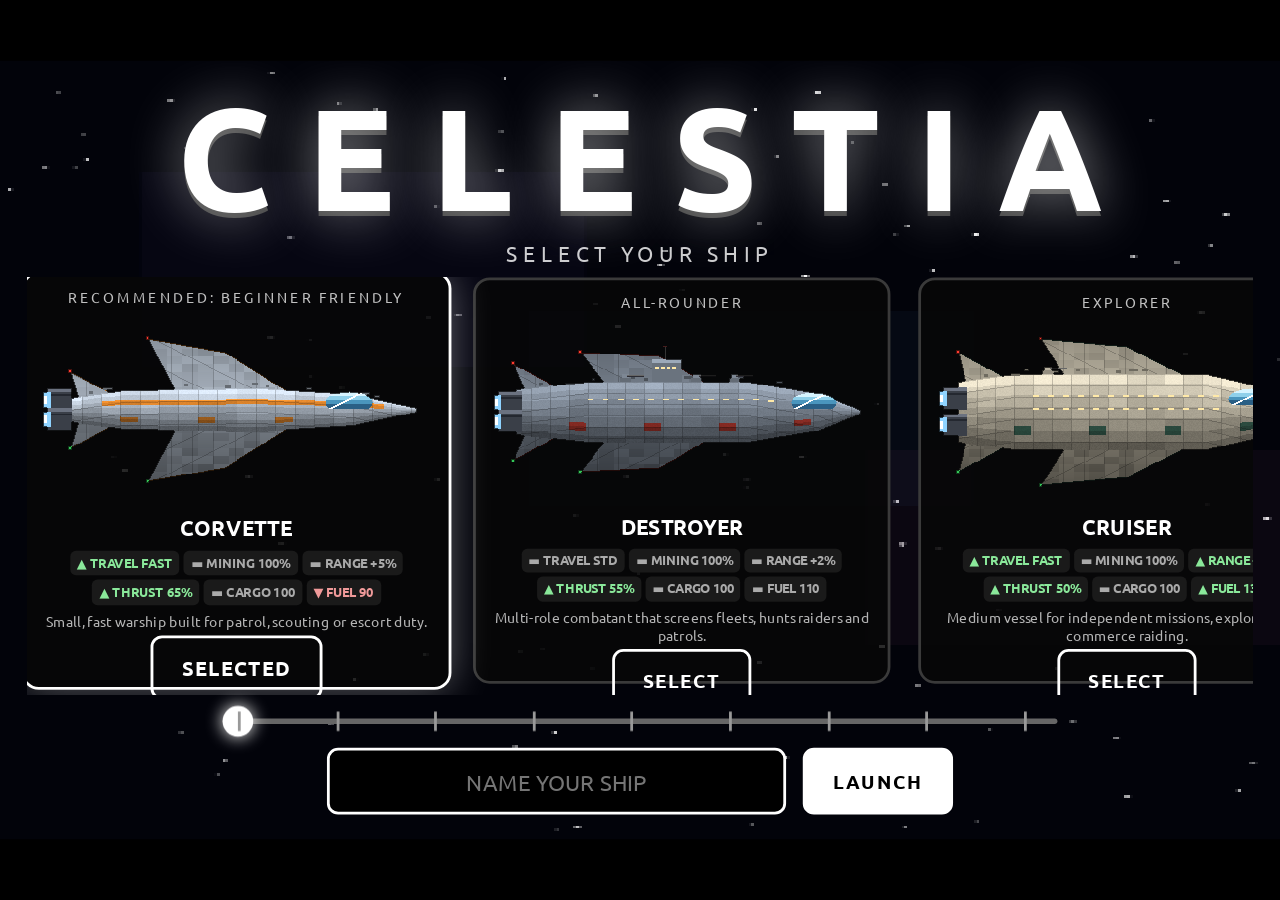
<file: index.html>
<!DOCTYPE html>
<html lang="en">
<head>
<meta charset="utf-8">
<title>Celestia</title>
<meta name="viewport" content="width=device-width, initial-scale=1">
<link href="https://fonts.googleapis.com/css2?family=Ubuntu:wght@400;500;700&display=swap" rel="stylesheet">
<style>
* { box-sizing: border-box; image-rendering: pixelated; }
html, body { margin: 0; height: 100%; background: #000; color: #fff; overflow: hidden;
  font-family: 'Press Start 2P', monospace; font-size: 10px; line-height: 1.6; }
/* Stage is 11.5 : 7 -> 920 x 560, scaled by JS to fit the tab */
#stage { position: absolute; left: 50%; top: 50%; width: 920px; height: 560px;
  transform-origin: center; background: #000; overflow: hidden; }
#screen { position: absolute; inset: 0; }
#fx { position: absolute; inset: 0; pointer-events: none; z-index: 30; }
.bg { position: absolute; inset: 0; width: 100%; height: 100%; }
.hud { position: absolute; top: 0; left: 0; right: 0; height: 34px; display: flex;
  justify-content: space-between; align-items: center; padding: 0 12px; background: #000;
  border-bottom: 2px solid #fff; z-index: 5; }
.actions { position: absolute; left: 0; right: 0; bottom: 14px; display: flex; gap: 12px;
  justify-content: center; z-index: 5; }
.btn { background: #000; color: #fff; border: 2px solid #fff; font: inherit; font-size: 10px;
  padding: 10px 14px; cursor: pointer; }
.btn:hover:not(:disabled) { background: #fff; color: #000; }
.btn:disabled { border-color: #555; color: #555; cursor: default; }
.box { background: #000; border: 2px solid #fff; padding: 14px; }
.center { position: absolute; inset: 0; display: flex; flex-direction: column; align-items: center;
  justify-content: center; gap: 16px; text-align: center; }
h1 { font-size: 36px; margin: 0; letter-spacing: 6px; }
input { background: #000; color: #fff; border: 2px solid #fff; font: inherit; font-size: 12px;
  padding: 10px; width: 330px; text-align: center; outline: none; }
#popup { position: absolute; left: 90px; right: 90px; bottom: 70px; z-index: 20; background: #000;
  border: 2px solid #fff; padding: 16px; display: flex; flex-direction: column; gap: 14px;
  align-items: flex-end; box-shadow: 0 0 0 4px #000; }
#popup .pt { width: 100%; line-height: 1.9; }
#popup[hidden], #guard[hidden] { display: none; }
#guard { position: fixed; inset: 0; z-index: 99; background: #000; color: #fff; display: flex;
  align-items: center; justify-content: center; text-align: center; padding: 24px; line-height: 2.2; }
.bar { width: 320px; height: 16px; border: 2px solid #fff; }
.bar > div { height: 100%; width: 0; background: #fff; }
.mid { position: absolute; left: 0; right: 0; top: 250px; display: flex; flex-direction: column;
  align-items: center; gap: 12px; z-index: 5; }
.panel { position: absolute; right: 12px; top: 46px; width: 250px; z-index: 6; display: flex;
  flex-direction: column; gap: 10px; }
.banner { position: absolute; left: 0; right: 0; bottom: 12px; text-align: center; z-index: 5; letter-spacing: 3px; }
canvas.map { position: absolute; inset: 0; cursor: grab; }
canvas.map:active { cursor: grabbing; }
.tbar { position: absolute; left: 0; right: 0; bottom: 20px; text-align: center; z-index: 5;
  background: #000; border-top: 2px solid #fff; border-bottom: 2px solid #fff; padding: 10px; }

/* ===== 1.1: Ubuntu UI, nicer look. Only animations/sprites stay pixelated ===== */
html, body, input, .btn { font-family: 'Ubuntu', system-ui, sans-serif; }
html, body { font-size: 15px; line-height: 1.5; }
.hud { height: 38px; font-weight: 500; background: linear-gradient(#000, #0a0a0a); letter-spacing: .5px; }
.btn { font-size: 14px; font-weight: 700; letter-spacing: 1px; padding: 10px 20px; border-radius: 8px;
  background: linear-gradient(#1c1c1c, #000); transition: transform .1s, background .15s, color .15s; }
.btn:hover:not(:disabled) { transform: translateY(-2px); box-shadow: 0 4px 14px rgba(255,255,255,.35); }
.box { border-radius: 10px; background: rgba(0,0,0,.82); box-shadow: 0 6px 22px rgba(0,0,0,.7); }
input { font-size: 16px; border-radius: 8px; }
h1 { font-size: 58px; font-weight: 700; letter-spacing: 14px; margin: 0; text-shadow: 0 0 22px rgba(255,255,255,.5); }
#popup { font-size: 16px; border-radius: 12px; background: rgba(0,0,0,.92); box-shadow: 0 8px 40px rgba(0,0,0,.9), 0 0 0 1px #444; }
#guard { font-size: 20px; }
.bar { border-radius: 8px; overflow: hidden; height: 18px; } .sm { font-size: 12px; opacity: .8; }
.tl { position: absolute; left: 12px; top: 48px; z-index: 5; }
.sub { letter-spacing: 4px; opacity: .8; }
.row { display: flex; gap: 12px; }
.ships { display: grid; grid-template-columns: repeat(6, 1fr); gap: 8px; width: 880px; }
.sc { border: 2px solid #444; border-radius: 10px; padding: 6px 4px; cursor: pointer; background: #050505; font-size: 10px; font-weight: 700; transition: .12s; }
.sc:hover { border-color: #aaa; } .sc.on { border-color: #fff; background: #1a1a1a; box-shadow: 0 0 16px rgba(255,255,255,.4); transform: translateY(-3px); }
.sc canvas { width: 104px; height: 56px; display: block; margin: 0 auto 4px; }
.sd { min-height: 40px; width: 700px; opacity: .9; }
.moss { position: absolute; width: 72px; height: 54px; cursor: grab; z-index: 6; touch-action: none; user-select: none; }
.shop { position: absolute; left: 12px; top: 110px; width: 430px; z-index: 5; display: flex; flex-direction: column; gap: 8px; }
.shop .ln { display: flex; justify-content: space-between; align-items: center; gap: 8px; }
.shop .btn { padding: 6px 12px; font-size: 12px; }
.toast { position: absolute; right: 14px; top: 50px; z-index: 40; background: #fff; color: #000; padding: 6px 12px; border-radius: 8px; font-weight: 700; animation: fl 2.4s forwards; }
@keyframes fl { to { transform: translateY(-22px); opacity: 0; } }
.hp { position: absolute; right: 12px; top: 48px; width: 270px; z-index: 5; }

/* ===== 1.2 ===== */
.sc canvas { width: 128px; height: 64px; }
.row { flex-wrap: wrap; justify-content: center; max-width: 880px; }
.shop2 { position: absolute; right: 12px; top: 110px; width: 400px; z-index: 5; display: flex; flex-direction: column; gap: 8px; max-height: 420px; overflow: auto; }
.sw { width: 26px; height: 26px; border: 2px solid #fff; border-radius: 6px; cursor: pointer; padding: 0; }
.sw.on { outline: 2px solid #fff; outline-offset: 2px; }
#mute { position: absolute; left: 10px; bottom: 10px; z-index: 25; padding: 6px 10px; font-size: 11px; }
.bg { animation: landz .9s ease-out; }
@keyframes landz { from { transform: scale(1.35); opacity: .2; } to { transform: scale(1); opacity: 1; } }
.shop, .shop2 { top: 148px; }
.shop2 { max-height: 390px; }

/* ===== 1.3 ===== */
.hud { height: 46px; padding: 0 12px; }
.hl { display: flex; flex-direction: column; line-height: 1.15; min-width: 190px; } .hs { font-size: 17px; letter-spacing: 1px; }
.hc { text-align: center; line-height: 1.2; flex: 1; } .hc b { font-size: 14px; letter-spacing: 1px; }
.hr { display: flex; gap: 14px; font-size: 13px; font-weight: 500; min-width: 330px; justify-content: flex-end; } #hz { font-weight: 700; }
.fz { position: absolute; right: 18px; top: 52px; z-index: 40; font-weight: 700; font-size: 20px; color: #fff; text-shadow: 0 0 10px #fff; animation: fl 1.5s forwards; }
.btn.pri { background: #fff; color: #000; } .btn.pri:hover:not(:disabled) { background: #dcdcdc; }
.btn.sec { background: transparent; } .btn.dng { border-color: #9a5a5a; color: #d9a0a0; background: #140808; } .btn.dng:hover:not(:disabled) { background: #5a1f1f; color: #fff; }
.btn:active:not(:disabled) { transform: scale(.95); } .btn:focus-visible, .card:focus-visible, .sw:focus-visible { outline: 3px solid #fff; outline-offset: 3px; }
#popup { left: 150px; right: 150px; padding: 12px 16px; font-size: 14px; gap: 10px; } #popup:not([hidden]) { animation: pin .18s ease-out; } #popup.out { opacity: 0; transition: opacity .17s; }
@keyframes pin { from { opacity: 0; transform: translateY(10px); } to { opacity: 1; transform: none; } }
#popup .row { justify-content: flex-end; gap: 8px; }
.tw { position: absolute; inset: 0; display: flex; flex-direction: column; align-items: center; justify-content: center; gap: 6px; }
.mega { font-size: 104px; letter-spacing: 26px; line-height: 1; text-shadow: 0 0 40px rgba(255,255,255,.55), 0 4px 0 #444; margin: 0 0 0 26px; }
.car { width: 880px; height: 300px; overflow: hidden; position: relative; cursor: grab; touch-action: pan-y; } .car:active { cursor: grabbing; }
.trk { display: flex; gap: 20px; position: absolute; left: 0; top: 0; will-change: transform; }
.card { width: 300px; height: 292px; border: 2px solid #3a3a3a; border-radius: 12px; background: rgba(8,8,8,.85); padding: 8px; display: flex; flex-direction: column; align-items: center; gap: 4px; flex: none; transition: transform .2s, border-color .2s, box-shadow .2s; }
.card.on { border-color: #fff; box-shadow: 0 0 28px rgba(255,255,255,.35); transform: scale(1.03); }
.card.on .cv canvas { animation: bob 2.4s ease-in-out infinite; } @keyframes bob { 50% { transform: translateY(-6px); } }
.cv canvas { width: 270px; height: 135px; display: block; pointer-events: none; } .tag { font-size: 10px; letter-spacing: 2px; opacity: .75; }
.chips { display: flex; flex-wrap: wrap; gap: 3px; justify-content: center; } .chip { font-size: 9px; font-weight: 700; padding: 2px 5px; border-radius: 4px; background: #1a1a1a; }
.chip.g { color: #8ae89a; } .chip.b { color: #f09a9a; } .chip.n { color: #aaa; } .dsc { font-size: 10px; opacity: .7; text-align: center; line-height: 1.3; flex: 1; }
.slw { position: relative; width: 600px; height: 26px; touch-action: none; cursor: pointer; } .slt { position: absolute; top: 11px; left: 0; right: 0; height: 4px; background: #666; border-radius: 2px; }
.slh { position: absolute; top: 2px; width: 22px; height: 22px; border-radius: 50%; background: #fff; box-shadow: 0 0 12px #fff; } .tick { position: absolute; top: 6px; width: 2px; height: 14px; background: #999; }
.npc { position: absolute; z-index: 6; display: flex; gap: 12px; align-items: flex-start; } .npc img { width: 112px; height: 112px; border: 2px solid #fff; border-radius: 10px; background: #000; }
.npc .sp { background: rgba(0,0,0,.85); border: 2px solid #fff; border-radius: 10px; padding: 10px 14px; max-width: 640px; line-height: 1.5; font-size: 14px; }
.npc.big { left: 14px; top: 54px; } .npc.solo { left: 14px; top: 160px; } .npc.solo img { width: 100px; height: 100px; } .npc.shopnpc { left: 14px; bottom: 62px; align-items: flex-end; } .npc.shopnpc img { width: 84px; height: 84px; } .npc.shopnpc .sp { max-width: 320px; font-size: 12px; }
.jb { position: absolute; left: 14px; right: 14px; top: 184px; bottom: 74px; z-index: 5; overflow: auto; display: flex; flex-direction: column; gap: 5px; font-size: 13px; } .jb .btn { padding: 4px 10px; font-size: 11px; }
.shop2 { max-height: 250px; } #mbtn { position: absolute; left: 10px; bottom: 10px; z-index: 25; padding: 6px 12px; font-size: 11px; }
#menu { position: absolute; left: 80px; right: 80px; top: 50px; bottom: 40px; z-index: 30; background: rgba(0,0,0,.96); border: 2px solid #fff; border-radius: 12px; padding: 14px; overflow: auto; display: flex; flex-direction: column; gap: 10px; animation: pin .18s ease-out; }
#menu[hidden] { display: none; } .mh { display: flex; justify-content: space-between; align-items: center; font-size: 18px; } .mg { display: grid; grid-template-columns: 1fr 1fr; gap: 12px; } .mg > div { border: 1px solid #333; border-radius: 8px; padding: 8px; }
input[type=range] { width: 150px; padding: 0; } input[type=checkbox] { width: 20px; padding: 0; }
#wipe { position: absolute; inset: 0; background: #000; z-index: 28; pointer-events: none; opacity: 0; } #wipe.go { animation: wp .5s ease-out; } @keyframes wp { from { opacity: 1; } to { opacity: 0; } }
.amb { position: absolute; inset: 0; width: 100%; height: 100%; pointer-events: none; z-index: 1; } #fx2 { position: absolute; inset: 0; pointer-events: none; z-index: 29; }
.tbar { text-align: center; } .tn { font-size: 22px; font-weight: 700; letter-spacing: 3px; } .tp { width: 600px; margin: 8px auto 0; } .tp > div { background: #fff; transition: width .2s; }
.bar.pulse > div { animation: pl 1s ease-in-out infinite; } @keyframes pl { 50% { box-shadow: 0 0 14px #fff; filter: brightness(.7); } }
.rm *, .rm { animation: none !important; transition: none !important; }
.jb .ln, #menu .ln { display: flex; justify-content: space-between; align-items: center; gap: 8px; }

/* ===== 1.4 ===== */
#popup { z-index: 60; } .toast, .fz { z-index: 61; }
.shop { max-height: 284px; overflow: auto; }
.npc.shopnpc { bottom: 52px; } .npc.shopnpc img { width: 72px; height: 72px; } .npc.shopnpc .sp { max-width: 300px; }

</style>
</head>
<body>
<div id="guard" hidden></div>
<div id="stage">
  <div id="screen"><div id="boot" style="padding:24px;line-height:2">LOADING CELESTIA...</div></div>
  <div id="popup" hidden></div>
  <canvas id="fx" width="920" height="560"></canvas>
</div>
<script>
function bootFail(f){document.getElementById('boot')&&(document.getElementById('boot').innerHTML='ERROR: COULD NOT LOAD '+f+'<br>UPLOAD ALL FILES TO THE REPO ROOT: index.html, style.css, data.js, game.js, game2.js, game3.js, game4.js, game5.js, game6.js, game7.js');}
window.addEventListener('error',function(e){if(e.target&&e.target.src)bootFail(e.target.src.split('/').pop());},true);
</script>
<script>
// Celestia - data & story text
const FIRST_NAMES = ['Silent','Crimson','Lunar','Iron','Rogue','Drifting','Hollow','Bright','Wandering','Quiet','Rusty','Stellar','Pale','Wild'];
const LAST_NAMES  = ['Comet','Sparrow','Voyager','Lantern','Falcon','Meridian','Harbor','Tide','Ember','Wren','Horizon','Nomad','Pilgrim','Spark'];

const TUNING = {
  minerRate: 0.5,      // Retro Miner: 0.5 per second
  toughness: 0.3,      // Lunarrite toughness
  need: 50,            // lunarrite required
  reward: 5000,        // Zeals
  warpSeconds: 2,      // travel animation length
  travelSeconds: 5     // Port <-> Lear = 5 kilayears = 5 seconds
};
// mining speed = miner rate / toughness  (0.5 / 0.3 = 1.667 per second)
TUNING.mineRate = TUNING.minerRate / TUNING.toughness;

const PLACES = {
  farport: { name: 'FARPORT', sub: 'JOB HUB PLANET' },
  korr:    { name: 'KORR',    sub: 'LUNARRITE MINING PLANET' },
  bazaar:  { name: 'BAZAAR',  sub: 'SHOP PLANET' },
  home:    { name: 'HOME',    sub: 'YOUR PLANET' }
};

const SYSTEMS = [
  { id: 'port', name: 'PORT SYSTEM', x: -240, y: 0, sun: 16, planets: [
    { id: 'farport', name: 'FARPORT', r: 11, color: '#f7d878', angle: 0.7, speed: 0.25, orbit: 95 },
    { id: 'bazaar', name: 'BAZAAR', r: 8, color: '#5fb6c8', angle: 3.6, speed: 0.4, orbit: 58 } ] },
  { id: 'lear', name: 'LEAR SYSTEM', x: 240, y: 0, sun: 13, planets: [
    { id: 'korr', name: 'KORR', r: 5.5, color: '#9a9a9a', angle: 2.4, speed: 0.35, orbit: 66 },
    { id: 'home', name: 'HOME', r: 6.5, color: '#6bc57a', angle: 5.1, speed: 0.5, orbit: 40 } ] }
];

</script>
<script>
// Celestia - game logic
const $ = s => document.querySelector(s);
const T = TUNING;
const S = { ship: '', loc: 'farport', step: 0, ore: 0, zeals: 0, mining: false,
            view: 'name', mapUnlocked: false, travel: null };
/* Tutorial steps:
 0 name ship | 1 find the client at Farport | 2 travel to Korr | 3 mine 50 lunarrite
 4 return to Farport | 5 deliver at the hut | 6 leave into space | 7 tutorial complete */

let playable = false, last = performance.now();
const rnd = a => a[Math.floor(Math.random() * a.length)];
const randName = () => rnd(FIRST_NAMES) + ' ' + rnd(LAST_NAMES);

/* ---------- tab pause / scaling ---------- */
function checkPlay() {
  const w = innerWidth, h = innerHeight;
  playable = !document.hidden;
  const g = $('#guard');
  g.hidden = playable;
  if (!playable) g.innerHTML = 'PAUSED<br>RETURN TO THIS TAB';
  // stage keeps its 11.5:7 layout and scales to fit any tab size
  const s = Math.min(w / 920, h / 560);
  $('#stage').style.transform = `translate(-50%,-50%) scale(${s})`;
}
addEventListener('resize', () => checkPlay());
document.addEventListener('visibilitychange', () => checkPlay());

/* ---------- popups ---------- */
function popup(text, label, cb) {
  const p = $('#popup'); p.hidden = false;
  p.innerHTML = `<div class="pt">${text}</div><button class="btn" id="pb">${label || 'OK'}</button>`;
  $('#pb').onclick = () => { p.hidden = true; cb && cb(); };
}
function popups(list, done) {
  const next = i => i >= list.length ? (done && done()) :
    popup(list[i], i === list.length - 1 ? 'OK' : 'NEXT', () => next(i + 1));
  next(0);
}

/* ---------- HUD ---------- */
function questText() {
  return ['', 'QUEST: FIND THE CLIENT', 'QUEST: GO TO KORR',
    `QUEST: MINE LUNARRITE ${Math.floor(S.ore)}/${T.need}`, 'QUEST: RETURN TO FARPORT',
    'QUEST: DELIVER TO THE HUT', 'QUEST: LEAVE INTO SPACE', 'TUTORIAL COMPLETE'][S.step] || '';
}
function hud() { return ''; }

/* ---------- screens ---------- */
function render() {
  S.mining = false;
  const el = $('#screen');
  if (S.view === 'name') return renderName(el);
  if (S.view === 'planet') return renderPlanet(el);
  if (S.view === 'hut') return renderHut(el);
  if (S.view === 'travel') return renderTravel(el);
  if (S.view === 'map') return renderMap(el);
}

function renderName(el) {
  el.innerHTML = `<div class="center"><h1>CELESTIA</h1>
    <img src="${IMG.ship}" style="width:184px;height:112px;border:2px solid #fff">
    <div>NAME YOUR SHIP</div>
    <input id="nm" maxlength="24" value="${randName()}">
    <div style="display:flex;gap:12px"><button class="btn" id="rn">RANDOMIZE</button><button class="btn" id="go">LAUNCH</button></div></div>`;
  $('#rn').onclick = () => $('#nm').value = randName();
  $('#go').onclick = () => {
    S.ship = ($('#nm').value.trim() || randName()).toUpperCase();
    S.step = 1; S.view = 'planet'; S.loc = 'farport'; render();
    popups([`WELCOME, CAPTAIN OF THE ${S.ship}. THIS IS FARPORT, A JOB HUB PLANET.`,
      'JOBS COME FROM PEOPLE. SOMEONE HERE HAS ASKED FOR A PILOT. GO TO THEIR HUT.']);
  };
}

function renderPlanet(el) {
  const L = S.loc, P = PLACES[L];
  let acts = '', mid = '';
  if (L === 'farport') {
    if (S.step === 1 || S.step === 5) acts += `<button class="btn" id="hut">${S.step === 5 ? 'GO TO THE HUT (DELIVER)' : 'VISIT THE HUT'}</button>`;
    if (S.step === 2) acts += `<button class="btn" id="tk">TRAVEL TO KORR</button>`;
    if (S.step === 6) acts += `<button class="btn" id="leave">LEAVE INTO SPACE</button>`;
    if (S.step >= 7) acts += `<button class="btn" id="hut">VISIT THE HUT</button><button class="btn" id="map">OPEN MAP</button>`;
  } else {
    if (S.step === 3) {
      mid = `<div class="mid box"><div>LUNARRITE  TOUGHNESS ${T.toughness}</div>
        <div id="ore">${S.ore.toFixed(1)} / ${T.need}</div>
        <div class="bar"><div id="bar"></div></div></div>`;
      acts += `<button class="btn" id="mine">START MINING</button>`;
    }
    if (S.step === 4) acts += `<button class="btn" id="tf">TRAVEL TO FARPORT</button>`;
    if (S.step >= 7) acts += `<button class="btn" id="map">OPEN MAP</button>`;
  }
  el.innerHTML = `<img class="bg" src="${IMG[L]}">
    ${hud()}${mid}
    <div class="box" style="position:absolute;left:12px;top:46px;z-index:5">${P.name}<br><span style="font-size:8px">${P.sub}</span></div>
    <div class="actions">${acts}</div>`;
  const on = (id, f) => { const b = $('#' + id); if (b) b.onclick = f; };
  on('hut', () => { S.view = 'hut'; render(); });
  on('tk', () => startTravel('korr'));
  on('tf', () => startTravel('farport'));
  on('map', () => { S.view = 'map'; render(); });
  on('leave', leaveIntoSpace);
  on('mine', () => { S.mining = !S.mining; $('#mine').textContent = S.mining ? 'STOP MINING' : 'START MINING'; });
  updateOre();
}

function updateOre() {
  const o = $('#ore'); if (!o) return;
  o.textContent = `${S.ore.toFixed(1)} / ${T.need}`;
  $('#bar').style.width = (S.ore / T.need * 100) + '%';
  $('#qt').textContent = questText();
}

function renderHut(el) {
  let text, btn = '';
  if (S.step === 1) {
    text = `OLD TOBIN: "${S.ship}! I NEED ${T.need} LUNARRITE FROM KORR. I'LL PAY ${T.reward.toLocaleString()} ZEALS. BRING IT TO ME HERE."`;
    btn = '<button class="btn" id="ok">ACCEPT JOB</button>';
  } else if (S.step === 5) {
    text = `OLD TOBIN: "THAT'S ${T.need} LUNARRITE! HERE ARE YOUR ${T.reward.toLocaleString()} ZEALS."`;
    btn = '<button class="btn" id="ok">DELIVER LUNARRITE</button>';
  } else text = 'OLD TOBIN: "SAFE FLIGHTS, CAPTAIN."';
  el.innerHTML = `<div class="center"><div class="box" style="width:640px;line-height:2">${text}</div>
    <div style="display:flex;gap:12px">${btn}<button class="btn" id="bk">LEAVE HUT</button></div></div>${hud()}`;
  $('#bk').onclick = () => { S.view = 'planet'; render(); };
  const ok = $('#ok');
  if (ok) ok.onclick = () => {
    if (S.step === 1) {
      S.step = 2; S.view = 'planet'; render();
      popups(['JOB ACCEPTED: MINE 50 LUNARRITE ON KORR AND BRING IT BACK.',
        'PRESS TRAVEL TO KORR. THE JOURNEY TAKES 5 SECONDS.']);
    } else {
      S.step = 6; S.ore = 0; S.zeals += T.reward; S.view = 'planet'; render();
      popups([`JOB COMPLETE! +${T.reward.toLocaleString()} ZEALS.`, 'YOU ARE READY. PRESS LEAVE INTO SPACE.']);
    }
  };
}

/* ---------- travel ---------- */
const stars = Array.from({ length: 90 }, () => ({ x: Math.random() * 920, y: Math.random() * 560, s: 0.3 + Math.random() }));
function startTravel(to) { S.travel = { to, t: 0 }; S.view = 'travel'; render(); }
function renderTravel(el) {
  // To use your own art, replace the values in assets.js (any image URL or data URI)
  el.innerHTML = `<canvas id="tc" width="920" height="560" style="position:absolute;inset:0"></canvas>
    <img id="warp" class="bg" src="${IMG.ship}">
    <div class="tbar" id="tt"></div>`;
}
function tickTravel(dt) {
  const tr = S.travel; tr.t += dt;
  const warping = tr.t < T.warpSeconds;
  const remain = Math.max(0, T.travelSeconds - Math.max(0, tr.t - T.warpSeconds));
  const w = $('#warp'), r = $('#rem'), tt = $('#tt'); if (!tt) return;
  if (w) w.style.display = warping ? 'block' : 'none';
  if (r) r.style.display = warping ? 'none' : 'block';
  tt.textContent = warping ? 'ENGAGING WARP...' : `TRAVELLING TO ${PLACES[tr.to].name}  -  ${remain.toFixed(1)} S REMAINING`;
  const c = $('#tc').getContext('2d'); c.fillStyle = '#000'; c.fillRect(0, 0, 920, 560); c.fillStyle = '#fff';
  for (const s of stars) { s.x -= s.s * (warping ? 900 : 120) * dt; if (s.x < -60) { s.x = 940; s.y = Math.random() * 560; }
    c.fillRect(s.x, s.y, warping ? 40 * s.s : 4, 4); }
  if (tr.t >= T.warpSeconds + T.travelSeconds) arrive(tr.to);
}
function arrive(dest) {
  S.loc = dest; S.travel = null; S.view = 'planet';
  if (dest === 'korr' && S.step === 2) {
    S.step = 3; render();
    popups(['THIS IS KORR. LUNARRITE HAS A TOUGHNESS OF 0.3.',
      `TOUGHNESS 0.3 MEANS IT CAN BE MINED AT 3.3333X. YOUR RETRO MINER DOES 0.5/S, SO YOU MINE ${T.mineRate.toFixed(2)} PER SECOND.`,
      'PRESS START MINING AND COLLECT 50 LUNARRITE.']);
  } else if (dest === 'farport' && S.step === 4) {
    S.step = 5; render();
    popup('BACK AT FARPORT. TAKE THE LUNARRITE TO TOBIN\'S HUT.');
  } else render();
}

/* ---------- leaving into space: pixel boom, then the map unlocks ---------- */
function leaveIntoSpace() {
  S.step = 7; S.mapUnlocked = true;
  $('#screen').innerHTML = '';
  const c = $('#fx'), x = c.getContext('2d');
  const cols = ['#ffffff', '#bbbbbb', '#777777', '#f5a623'];
  const ps = Array.from({ length: 260 }, () => { const a = Math.random() * 6.283, v = 40 + Math.random() * 380;
    return { x: 460, y: 280, vx: Math.cos(a) * v, vy: Math.sin(a) * v, c: rnd(cols), z: 4 + Math.floor(Math.random() * 3) * 4 }; });
  let t = 0, prev = performance.now();
  (function loop(now) {
    const dt = (now - prev) / 1000; prev = now; t += dt;
    x.clearRect(0, 0, 920, 560);
    for (const p of ps) { p.x += p.vx * dt; p.y += p.vy * dt; p.vx *= 0.985; p.vy *= 0.985;
      x.globalAlpha = Math.max(0, 1 - t / 2); x.fillStyle = p.c; x.fillRect(Math.round(p.x / 4) * 4, Math.round(p.y / 4) * 4, p.z, p.z); }
    x.globalAlpha = 1;
    if (t < 2) return requestAnimationFrame(loop);
    x.clearRect(0, 0, 920, 560);
    S.view = 'map'; render();
    popups(['SYSTEMS UNLOCKED: THE PORT SYSTEM AND THE LEAR SYSTEM.',
      'DRAG TO MOVE THE MAP. SHIFT + DRAG, THE MOUSE WHEEL OR THE ROTATE BUTTONS TURN IT. CLICK A PLANET TO TRAVEL.'], showComplete);
  })(prev);
}

/* ---------- map ---------- */
const M = { cam: { x: 0, y: 0 }, rot: 0, z: 1, sel: null, drag: null, moved: 0 };
function sysOf(loc) { return SYSTEMS.find(s => s.planet.id === loc); }
function renderMap(el) {
  const s = sysOf(S.loc); M.cam = { x: s.x, y: s.y }; M.sel = null;
  el.innerHTML = `<canvas class="map" id="mc" width="920" height="560"></canvas>${hud()}
    <div class="panel" id="mp"></div>
    <div class="actions" style="bottom:44px"><button class="btn" id="rl">&lt; ROTATE</button><button class="btn" id="rr">ROTATE &gt;</button></div>
    <div class="banner">MORE SYSTEMS - COMING SOON</div>`;
  const c = $('#mc');
  const pt = e => { const r = c.getBoundingClientRect(); return { x: (e.clientX - r.left) * 920 / r.width, y: (e.clientY - r.top) * 560 / r.height }; };
  c.oncontextmenu = e => e.preventDefault();
  c.onpointerdown = e => { c.setPointerCapture(e.pointerId); M.drag = pt(e); M.moved = 0; };
  c.onpointermove = e => {
    if (!M.drag) return;
    const p = pt(e), dx = p.x - M.drag.x, dy = p.y - M.drag.y; M.moved += Math.abs(dx) + Math.abs(dy);
    if (e.shiftKey || e.buttons === 2) M.rot += dx * 0.01;
    else { const a = -M.rot; const z = M.z || 1; M.cam.x -= (dx * Math.cos(a) - dy * Math.sin(a)) / z; M.cam.y -= (dx * Math.sin(a) + dy * Math.cos(a)) / z; }
    M.drag = p;
  };
  c.onpointerup = e => { if (M.moved < 5) pick(pt(e)); M.drag = null; };
  c.onwheel = e => { e.preventDefault(); M.z = clamp((M.z || 1) * (e.deltaY < 0 ? 1.12 : .89), .25, 3); };
  $('#rl').onclick = () => M.rot -= 0.3;
  $('#rr').onclick = () => M.rot += 0.3;
  panel();
}
const proj = (wx, wy) => { const dx = wx - M.cam.x, dy = wy - M.cam.y, c = Math.cos(M.rot), s = Math.sin(M.rot);
  const z = M.z || 1; return { x: 460 + (dx * c - dy * s) * z, y: 280 + (dx * s + dy * c) * z }; };
function planetPos(sys, time) { const p = sys.planet, a = p.angle + time * p.speed;
  return proj(sys.x + Math.cos(a) * sys.ring, sys.y + Math.sin(a) * sys.ring); }
function pick(p) {
  const t = performance.now() / 1000; M.sel = null;
  for (const s of SYSTEMS) { const q = planetPos(s, t); if (Math.hypot(q.x - p.x, q.y - p.y) < s.planet.r + 12) M.sel = s; }
  panel();
}
function panel() {
  const el = $('#mp'); if (!el) return;
  const s = M.sel; if (!s) { el.innerHTML = '<div class="box" style="font-size:8px">CLICK A PLANET</div>'; return; }
  const here = S.loc === s.planet.id;
  el.innerHTML = `<div class="box">${s.planet.name}<br><span style="font-size:8px">${s.name}<br>${here ? 'YOU ARE HERE' : '5 KILAYEARS = 5 SECONDS'}</span></div>
    <button class="btn" id="pgo">${here ? 'LAND' : 'TRAVEL TO ' + s.planet.name}</button>`;
  $('#pgo').onclick = () => here ? (S.view = 'planet', render()) : startTravel(s.planet.id);
}
function drawMap() {
  const c = $('#mc'); if (!c) return; const x = c.getContext('2d'), t = performance.now() / 1000;
  x.fillStyle = '#000'; x.fillRect(0, 0, 920, 560);
  x.fillStyle = '#444'; for (let i = 0; i < 70; i++) x.fillRect((i * 137) % 920, (i * 71) % 560, 2, 2);
  const a = proj(SYSTEMS[0].x, SYSTEMS[0].y), b = proj(SYSTEMS[1].x, SYSTEMS[1].y);
  x.strokeStyle = '#444'; x.setLineDash([6, 8]); x.beginPath(); x.moveTo(a.x, a.y); x.lineTo(b.x, b.y); x.stroke(); x.setLineDash([]);
  x.font = '8px "Press Start 2P", monospace'; x.textAlign = 'center';
  for (const s of SYSTEMS) {
    const c0 = proj(s.x, s.y);
    x.strokeStyle = '#999'; x.lineWidth = 2; x.beginPath(); x.arc(c0.x, c0.y, s.ring, 0, 6.283); x.stroke(); // grey, no fill
    x.fillStyle = '#f5a623'; x.beginPath(); x.arc(c0.x, c0.y, s.sun, 0, 6.283); x.fill();               // sun
    const q = planetPos(s, t);
    x.fillStyle = s.planet.color; x.beginPath(); x.arc(q.x, q.y, s.planet.r, 0, 6.283); x.fill();
    if (M.sel === s) { x.strokeStyle = '#fff'; x.strokeRect(q.x - s.planet.r - 6, q.y - s.planet.r - 6, s.planet.r * 2 + 12, s.planet.r * 2 + 12); }
    x.fillStyle = '#fff'; x.fillText(s.name, c0.x, c0.y + s.ring + 24);
    if (S.loc === s.planet.id) x.fillText('YOU', q.x, q.y - s.planet.r - 12);
  }
}

/* ---------- main loop ---------- */
function tick(now) {
  const dt = Math.min(0.25, (now - last) / 1000); last = now;
  if (playable) {
    if (S.view === 'travel' && S.travel) tickTravel(dt);
    else if (S.view === 'map') drawMap();
    else if (S.mining && S.view === 'planet' && S.loc === 'korr' && S.step === 3) {
      S.ore = Math.min(T.need, S.ore + T.mineRate * dt); updateOre();
      if (S.ore >= T.need) { S.mining = false; S.step = 4; render();
        popup('50 LUNARRITE COLLECTED! RETURN TO FARPORT TO DELIVER IT.'); }
    }
  }
  requestAnimationFrame(tick);
}

</script>
<script>
/* Celestia 1.1 - ships, generated travel animation, colony quest line. Overrides functions from game.js */
Object.assign(S, { type: 0, need: T.need, job: null, planet: '', cleaned: false, homes: 0, farms: 0, caves: 0,
  pods: { home: 0, farm: 0, cave: 0 }, inv: { silver: 0, crust: 0, gold: 0, lunerite: 0, platinum: 0 },
  moss: [], mossInit: false, won: false, acc: 0 });
const PRI = ['tk', 'tf', 'hut', 'mine', 'dm', 'leave', 'ok', 'pgo', 'pgs', 'sell', 'ap', 'ex', 'in', 'go', 'pb'], DNG = ['bk', 'lv', 'ng', 'ab'];
const B = (id, t) => `<button class="btn ${PRI.includes(id) ? 'pri' : DNG.includes(id) ? 'dng' : 'sec'}" id="${id}">${t}</button>`;
const JOBS = [[30, 700], [60, 1600], [100, 3000]];
const ITEMS = [['home', 'HOME POD', 300], ['farm', 'FARM POD', 800], ['cave', 'MINING EQUIPMENT (CAVE KIT)', 1500]];
const RES = [{ k: 'silver', n: 'SILVER', r: 'COMMON', w: 50, v: 20 }, { k: 'crust', n: 'LUNER CRUST', r: 'UNCOMMON', w: 25, v: 45 },
  { k: 'gold', n: 'GOLD', r: 'RARE', w: 15, v: 100 }, { k: 'lunerite', n: 'LUNERITE', r: 'EPIC', w: 7, v: 250 },
  { k: 'platinum', n: 'PLATINUM', r: 'LEGENDARY', w: 3, v: 600 }];

/* ---------- 11 ship designs (generated pixel art) ---------- */
const SHIPS = [
 { n: 'CORVETTE', d: 'Small, fast warship built for patrol, scouting or escort duty.', c: '#7fc8ff', L: 20, H: 2, wing: 4, sw: .6, fin: 3, eng: 1 },
 { n: 'DESTROYER', d: 'Multi-role combatant that screens fleets, hunts raiders and patrols.', c: '#9fb4c9', L: 26, H: 3, wing: 3, sw: .9, fin: 2, eng: 2, turret: 2 },
 { n: 'CRUISER', d: 'Medium vessel for independent missions, exploration or commerce raiding.', c: '#d6c59a', L: 30, H: 4, wing: 3, sw: 1, fin: 3, eng: 2, turret: 1 },
 { n: 'BOMBER', d: 'Strike craft designed to attack heavy targets, stations or ground installations.', c: '#c98b6b', L: 24, H: 4, wing: 7, sw: .5, fin: 2, eng: 2, bay: 1 },
 { n: 'INTERCEPTOR', d: 'Fast, short-range dogfighter built to shoot down fighters and bombers.', c: '#ff9f7a', L: 22, H: 1, wing: 6, sw: .7, fin: 4, eng: 1, fwd: 1 },
 { n: 'DREADNOUGHT', d: 'Gigantic, heavily armored warship built for overwhelming firepower.', c: '#8d8fa8', L: 40, H: 6, wing: 2, sw: 3, fin: 2, eng: 3, turret: 4 },
 { n: 'CARRIER', d: 'Large support capital ship that launches and repairs smaller craft or carries troops.', c: '#a8c4a2', L: 38, H: 5, wing: 0, sw: 1, fin: 2, eng: 3, deck: 1 },
 { n: 'LANDER / SHUTTLE', d: 'Short-range vessel ferrying crews and cargo between orbit and a planet or moon.', c: '#e6e6e6', L: 16, H: 4, wing: 3, sw: .4, fin: 0, eng: 1, legs: 1 },
 { n: 'STARFIGHTER / SKIFF', d: 'Agile personal or small-squadron ship for space fantasy and adventure.', c: '#ffd166', L: 18, H: 2, wing: 5, sw: .5, fin: 3, eng: 1, fwd: 1 },
 { n: 'WORLDSHIP / ARK', d: 'Massive vessel built to carry entire populations or ecosystems across deep space.', c: '#7be0a3', L: 42, H: 7, wing: 0, sw: 1, fin: 0, eng: 4, rings: 1 },
 { n: 'JUGGERNAUT / LEVIATHAN', d: 'Colossal, ancient warship that dominates entire star systems.', c: '#b36bff', L: 44, H: 8, wing: 3, sw: 2, fin: 3, eng: 3, spikes: 1 }];
const shade = (h, k) => { const n = parseInt(h.slice(1), 16), f = v => Math.max(0, Math.min(255, Math.round(v * k)));
  return `rgb(${f(n >> 16)},${f((n >> 8) & 255)},${f(n & 255)})`; };
const engY = s => Array.from({ length: s.eng }, (_, e) => 14 + (e - (s.eng - 1) / 2) * Math.max(2, Math.floor(s.H * 2 / s.eng)));
function shipSprite(i) {
  const s = SHIPS[i], c = document.createElement('canvas'); c.width = 52; c.height = 28;
  const x = c.getContext('2d'), cy = 14, x0 = 4, P = (a, b, col) => { x.fillStyle = col; x.fillRect(Math.round(a), Math.round(b), 1, 1); };
  for (let a = 1; a <= s.wing; a++) for (let xx = x0 + s.L * (s.fwd ? .45 : .35) + a * s.sw; xx < x0 + s.L * .85; xx++)
    for (const d of [-1, 1]) P(xx, cy + d * (s.H + a), shade(s.c, .6 + (a % 2) * .12));
  for (let a = 1; a <= s.fin; a++) for (let xx = x0 + 1; xx < x0 + 3 + s.fin - a; xx++) for (const d of [-1, 1]) P(xx, cy + d * (s.H + a), shade(s.c, .7));
  for (let xx = 0; xx <= s.L; xx++) {
    const t = xx / s.L, h = Math.max(0, Math.round(s.H * (t < .1 ? .5 + t * 5 : t < .75 ? 1 : 1 - (t - .75) / .25 * .95)));
    for (let r = -h; r <= h; r++) { let k = r < -h / 2 ? 1.15 : r > h / 2 ? .7 : .95; if (Math.abs(r) === h) k *= .75; P(x0 + xx, cy + r, shade(s.c, k)); }
    if (s.deck && xx > 3 && xx < s.L - 4) P(x0 + xx, cy, '#2a2a2a');
    if (s.rings && xx % 5 === 2) for (let r = -h; r <= h; r++) P(x0 + xx, cy + r, '#1b3a2a');
    if (s.turret && xx > 6 && xx % Math.ceil(s.L / (s.turret + 1)) === 0) { P(x0 + xx, cy - h - 1, '#ddd'); P(x0 + xx + 1, cy - h - 1, '#ddd'); }
    if (s.spikes && xx % 4 === 1) for (let j = 1; j <= 2; j++) { P(x0 + xx, cy - h - j, shade(s.c, .6)); P(x0 + xx, cy + h + j, shade(s.c, .6)); }
    if (s.legs && (xx === 3 || xx === s.L - 4)) { for (let j = 1; j <= 3; j++) P(x0 + xx, cy + h + j, '#999'); P(x0 + xx - 1, cy + h + 3, '#999'); P(x0 + xx + 1, cy + h + 3, '#999'); }
  }
  if (s.bay) for (let xx = 8; xx < 14; xx++) P(x0 + xx, cy + s.H, '#222');
  const cx = x0 + Math.round(s.L * .72); P(cx, cy - 1, '#bdf4ff'); P(cx + 1, cy - 1, '#7fdcff'); P(cx, cy, '#5fb8e0');
  engY(s).forEach(y => { P(x0 - 1, y, '#666'); P(x0, y, '#ff9d3c'); });
  return c;
}

/* ---------- generated pixel scenes & sprites ---------- */
const _sc = {};
function sceneURL(k) {
  if (_sc[k]) return _sc[k];
  const c = document.createElement('canvas'); c.width = 92; c.height = 56; const x = c.getContext('2d');
  let s = 7; const R = () => (s = (s * 16807) % 2147483647) / 2147483647;
  x.fillStyle = '#04050c'; x.fillRect(0, 0, 92, 56);
  for (let i = 0; i < 60; i++) { x.fillStyle = R() < .2 ? '#fff' : '#667'; x.fillRect(R() * 92 | 0, R() * 56 | 0, 1, 1); }
  const cx = 64, cy = 32, r = 30, base = [70, 170, 190];
  for (let y = 0; y < 56; y++) for (let xx = 0; xx < 92; xx++) { const dx = xx - cx, dy = y - cy;
    if (Math.hypot(dx, dy) < r) { const l = .3 + .7 * Math.max(0, (-dx * .6 - dy * .4) / r + .6) + Math.sin(y * .6 + R()) * .06;
      x.fillStyle = `rgb(${base.map(v => Math.min(255, v * l) | 0)})`; x.fillRect(xx, y, 1, 1); } }
  for (let i = 0; i < 40; i++) { const dx = -20 + R() * 30, dy = -4 + R() * 24; if (Math.hypot(cx + dx - cx, dy) < r - 4) { x.fillStyle = '#ffe27a'; x.fillRect(cx + dx | 0, cy + dy | 0, 1, 1); } }
  for (let a = 0; a < 360; a += 2) { const q = a * Math.PI / 180, px = cx + Math.cos(q) * 46, py = cy + Math.sin(q) * 9;
    if (py > cy || Math.abs(px - cx) > r) { x.fillStyle = 'rgba(225,205,255,.75)'; x.fillRect(px | 0, py | 0, 1, 1); } }
  return _sc[k] = c.toDataURL();
}
const _sp = {};
function spriteURL(k) {
  if (_sp[k]) return _sp[k];
  const c = document.createElement('canvas'), x = c.getContext('2d'); let s = 5; const R = () => (s = (s * 16807) % 2147483647) / 2147483647;
  if (k === 'moss') { c.width = 16; c.height = 12;
    for (let y = 0; y < 12; y++) for (let xx = 0; xx < 16; xx++) if (Math.hypot((xx - 7.5) / 8, (y - 5.5) / 6) + R() * .25 < 1) { x.fillStyle = ['#2f7d32', '#3fa142', '#1f5c25', '#62c25a'][R() * 4 | 0]; x.fillRect(xx, y, 1, 1); } }
  else { c.width = 14; c.height = 18; x.fillStyle = '#c9c9c9'; x.fillRect(0, 2, 14, 2); x.fillRect(5, 0, 4, 2);
    for (let y = 4; y < 18; y++) { x.fillStyle = '#8a8a8a'; x.fillRect(1 + (y - 4) / 8 | 0, y, 12 - 2 * ((y - 4) / 8 | 0), 1); }
    x.fillStyle = '#444'; for (let xx = 4; xx < 11; xx += 3) x.fillRect(xx, 6, 1, 10); }
  return _sp[k] = c.toDataURL();
}

/* ---------- name + ship select ---------- */
function renderName(el) {
  el.innerHTML = `<div class="center" style="gap:10px"><h1>CELESTIA</h1><div class="sub">CHOOSE YOUR SHIP</div><div class="ships" id="sg"></div>
    <div class="sd" id="sd"></div><input id="nm" maxlength="24" value="${randName()}">
    <div class="row"><button class="btn" id="rn">RANDOMIZE NAME</button><button class="btn" id="go">LAUNCH</button></div></div>`;
  const sel = i => { S.type = i; $$('.sc').forEach((e, j) => e.classList.toggle('on', j === i)); $('#sd').textContent = SHIPS[i].d; };
  SHIPS.forEach((s, i) => { const d = document.createElement('div'); d.className = 'sc'; d.append(shipSprite(i), s.n); d.onclick = () => sel(i); $('#sg').append(d); });
  sel(S.type);
  $('#rn').onclick = () => $('#nm').value = randName();
  $('#go').onclick = () => {
    S.ship = ($('#nm').value.trim() || randName()).toUpperCase(); S.step = 1; S.view = 'planet'; S.loc = 'farport'; render();
    popups([`WELCOME, CAPTAIN OF THE ${S.ship}. THIS IS FARPORT, A JOB HUB PLANET.`, 'JOBS COME FROM PEOPLE. SOMEONE HERE HAS ASKED FOR A PILOT. GO TO THEIR HUT.']);
  };
}
const $$ = s => document.querySelectorAll(s);

/* ---------- quest text ---------- */
function questText() {
  if (S.step >= 11) return !S.cleaned ? 'QUEST: CLEAN UP YOUR PLANET' : S.won ? 'COLONY ESTABLISHED' : `HOMES ${S.homes}/10  FARM ${S.farms}/1  CAVE ${S.caves}/1`;
  return ['', 'QUEST: FIND THE CLIENT', 'QUEST: GO TO KORR', `QUEST: MINE LUNARRITE ${Math.floor(S.ore)}/${S.need}`, 'QUEST: RETURN TO FARPORT', 'QUEST: DELIVER TO THE HUT',
    'QUEST: LEAVE INTO SPACE', 'QUEST: VISIT THE HUT IN FARPORT', `QUEST: MINE ${S.need} LUNARRITE FOR VEX`, 'QUEST: RETURN TO VEX AT FARPORT', 'QUEST: CLAIM YOUR PLANET'][S.step] || '';
}
function refreshHud() { const h = $('.hud'); if (h) h.lastElementChild.textContent = S.zeals.toLocaleString() + ' Z'; const q = $('#qt'); if (q) q.textContent = questText(); }
function toast(t) { const d = document.createElement('div'); d.className = 'toast'; d.textContent = t; $('#stage').append(d); setTimeout(() => d.remove(), 2400); }

/* ---------- planets ---------- */
const canMine = () => S.step === 3 || S.step === 8 || (S.step >= 11 && S.job && !S.job.done);
function renderPlanet(el) {
  const L = S.loc; if (L === 'home') return renderHome(el); if (L === 'bazaar') return renderBazaar(el);
  const P = PLACES[L]; let acts = '', mid = '';
  if (L === 'farport') {
    if (S.step === 2) acts += B('tk', 'TRAVEL TO KORR'); else if (S.step === 6) acts += B('leave', 'LEAVE INTO SPACE');
    else if (S.step === 1 || S.step === 5 || S.step >= 7) acts += B('hut', S.step === 5 ? 'GO TO THE HUT (DELIVER)' : 'VISIT THE HUT');
  } else {
    if (canMine()) { mid = `<div class="mid box"><div>LUNARRITE &nbsp;TOUGHNESS ${T.toughness}</div><div id="ore">${S.ore.toFixed(1)} / ${S.need}</div><div class="bar"><div id="bar"></div></div></div>`; acts += B('mine', 'START MINING'); }
    if (S.step === 4 || S.step === 9 || (S.job && S.job.done)) acts += B('tf', 'TRAVEL TO FARPORT');
  }
  if (S.mapUnlocked) acts += B('map', 'OPEN MAP');
  el.innerHTML = `<img class="bg" src="${IMG[L]}">${hud()}${mid}<div class="box tl">${P.name}<br><span class="sm">${P.sub}</span></div><div class="actions">${acts}</div>`;
  const on = (id, f) => { const b = $('#' + id); if (b) b.onclick = f; };
  on('hut', () => { S.view = 'hut'; render(); }); on('tk', () => startTravel('korr')); on('tf', () => startTravel('farport'));
  on('map', () => { S.view = 'map'; render(); }); on('leave', leaveIntoSpace);
  on('mine', () => { S.mining = !S.mining; $('#mine').textContent = S.mining ? 'STOP MINING' : 'START MINING'; });
  updateOre();
}
function updateOre() { const o = $('#ore'); if (!o) return; o.textContent = `${S.ore.toFixed(1)} / ${S.need}`; $('#bar').style.width = (S.ore / S.need * 100) + '%'; $('#qt').textContent = questText(); }
function finishMine() {
  S.mining = false;
  if (S.step === 3) { S.step = 4; render(); popup('50 LUNARRITE COLLECTED! RETURN TO FARPORT TO DELIVER IT.'); }
  else if (S.step === 8) { S.step = 9; render(); popup(`${S.need} LUNARRITE COLLECTED. TAKE IT BACK TO VEX AT FARPORT.`); }
  else { S.job.done = true; render(); popup('JOB COLLECTED! RETURN TO THE FARPORT HUT TO GET PAID.'); }
}

/* ---------- hut ---------- */
function renderHut(el) {
  let text, btn = '', extra = '';
  if (S.step === 1) { text = `OLD TOBIN: "${S.ship}! I NEED ${T.need} LUNARRITE FROM KORR. I'LL PAY ${T.reward.toLocaleString()} ZEALS. BRING IT TO ME HERE."`; btn = B('ok', 'ACCEPT JOB'); }
  else if (S.step === 5) { text = `OLD TOBIN: "THAT'S ${T.need} LUNARRITE! HERE ARE YOUR ${T.reward.toLocaleString()} ZEALS."`; btn = B('ok', 'DELIVER LUNARRITE'); }
  else if (S.step === 7) { text = `VEX (SKETCHY): "PSST... CAPTAIN ${S.ship}. I KNOW OF A PLANET NOBODY WANTS. IT COULD BE YOURS. BRING ME 20 LUNARRITE FROM KORR AND ASK NO QUESTIONS."`; btn = B('ok', 'ACCEPT SKETCHY JOB'); }
  else if (S.step === 8 || S.step === 9) text = 'VEX: "20 LUNARRITE. KORR. DON\'T KEEP ME WAITING."';
  else if (S.step === 10) { text = 'VEX: "...NOT BAD, CAPTAIN. THE DEED IS YOURS. NAME YOUR PLANET."'; extra = '<input id="pn" maxlength="20" placeholder="PLANET NAME">'; btn = B('ok', 'CLAIM PLANET'); }
  else if (S.step >= 11) {
    const j = S.job;
    if (j && j.done) { text = `CLIENT: "THE ${j.need} LUNARRITE! HERE ARE ${j.reward} ZEALS."`; btn = B('ok', 'DELIVER'); }
    else if (j) text = `ACTIVE JOB: MINE ${j.need} LUNARRITE ON KORR FOR ${j.reward} Z.`;
    else { text = 'JOB BOARD: PICK A JOB. MINE LUNARRITE ON KORR AND BRING IT BACK FOR ZEALS.'; btn = JOBS.map((q, i) => `<button class="btn" data-j="${i}">MINE ${q[0]} - ${q[1]} Z</button>`).join(''); }
  } else text = 'OLD TOBIN: "SAFE FLIGHTS, CAPTAIN."';
  el.innerHTML = `<div class="center"><div class="box" style="width:660px;line-height:1.9;font-size:17px">${text}</div>${extra}<div class="row">${btn}<button class="btn" id="bk">LEAVE HUT</button></div></div>${hud()}`;
  $('#bk').onclick = () => { S.view = 'planet'; render(); };
  $$('[data-j]').forEach(b => b.onclick = () => { const q = JOBS[b.dataset.j]; S.job = { need: q[0], reward: q[1], done: false }; S.need = q[0]; S.ore = 0; S.view = 'planet'; render();
    popup(`JOB ACCEPTED: MINE ${q[0]} LUNARRITE ON KORR, THEN RETURN HERE FOR ${q[1]} ZEALS.`); });
  const ok = $('#ok'); if (!ok) return;
  ok.onclick = () => {
    if (S.step === 1) { S.step = 2; S.view = 'planet'; render(); popups(['JOB ACCEPTED: MINE 50 LUNARRITE ON KORR AND BRING IT BACK.', 'PRESS TRAVEL TO KORR. THE JOURNEY TAKES 5 SECONDS.']); }
    else if (S.step === 5) { S.step = 6; S.ore = 0; S.zeals += T.reward; S.view = 'planet'; render(); popups([`JOB COMPLETE! +${T.reward.toLocaleString()} ZEALS.`, 'YOU ARE READY. PRESS LEAVE INTO SPACE.']); }
    else if (S.step === 7) { S.step = 8; S.need = 20; S.ore = 0; S.view = 'planet'; render(); popup('VEX WANTS 20 LUNARRITE FROM KORR. OPEN THE MAP AND TRAVEL TO KORR.'); }
    else if (S.step === 10) { const n = ($('#pn').value.trim() || 'NEW HOPE').toUpperCase(); S.planet = n; PLACES.home = { name: n, sub: 'YOUR PLANET' }; SYSTEMS[1].planets[1].name = n;
      S.step = 11; S.ore = 0; S.view = 'planet'; render();
      popups([`THE PLANET ${n} IS YOURS! IT ORBITS IN THE LEAR SYSTEM.`, 'OPEN THE MAP AND TRAVEL THERE. IT IS COVERED IN MOSS, SO CLEAN IT UP FIRST.',
        'THEN VISIT THE BAZAAR IN THE PORT SYSTEM TO BUY HOME PODS, FARM PODS AND MINING EQUIPMENT. TAKE JOBS AT THE FARPORT HUT TO EARN ZEALS.']); }
    else { S.zeals += S.job.reward; S.job = null; S.ore = 0; S.view = 'planet'; render(); popup('PAID! CHECK THE JOB BOARD FOR MORE WORK.'); }
  };
}

/* ---------- your planet ---------- */
function renderHome(el) {
  el.innerHTML = `<canvas id="hc" width="230" height="140" class="bg"></canvas>${hud()}<div class="box tl">${S.planet}<br><span class="sm">YOUR PLANET</span></div><div class="hp box" id="hp"></div><div class="actions" id="ha"></div>`;
  drawColony();
  if (!S.cleaned) {
    if (!S.mossInit) { S.mossInit = true; S.moss = Array.from({ length: 9 }, (_, i) => ({ x: 40 + ((i * 173) % 640), y: 300 + ((i * 97) % 170) })); }
    const bin = new Image(); bin.src = spriteURL('bin'); bin.style.cssText = 'position:absolute;left:800px;top:410px;width:84px;height:108px;z-index:5'; el.append(bin);
    S.moss.forEach(m => { const im = new Image(); im.src = spriteURL('moss'); im.className = 'moss'; im.draggable = false; im.style.left = m.x + 'px'; im.style.top = m.y + 'px'; el.append(im); dragMoss(im, m); });
    mossInfo();
  } else colonyUI();
}
function mossInfo() { $('#hp').innerHTML = `<b>CLEAN-UP</b><br><span class="sm">DRAG THE MOSS INTO THE TRASH BIN.<br>${S.moss.length} PATCHES LEFT</span>`; }
function dragMoss(im, m) {
  let ox, oy;
  const pos = e => { const r = $('#stage').getBoundingClientRect(), sc = r.width / 920; return [(e.clientX - r.left) / sc, (e.clientY - r.top) / sc]; };
  im.onpointerdown = e => { im.setPointerCapture(e.pointerId); const [x, y] = pos(e); ox = x - m.x; oy = y - m.y; im.style.cursor = 'grabbing'; };
  im.onpointermove = e => { if (ox === undefined) return; const [x, y] = pos(e); m.x = x - ox; m.y = y - oy; im.style.left = m.x + 'px'; im.style.top = m.y + 'px'; };
  im.onpointerup = () => { ox = undefined; im.style.cursor = 'grab'; const cx = m.x + 36, cy = m.y + 27;
    if (cx > 790 && cx < 890 && cy > 400 && cy < 520) { im.remove(); S.moss = S.moss.filter(q => q !== m); mossInfo();
      if (!S.moss.length) { S.cleaned = true; render(); popups(['PLANET CLEANED! THE GROUND IS READY FOR BUILDING.', 'BUY HOME PODS, A FARM POD AND MINING EQUIPMENT AT THE BAZAAR. BUILD 10 HOMES, 1 FARM AND A CAVE.']); } } };
}
function colonyUI() {
  $('#ha').innerHTML = B('bh', 'BUILD HOME') + B('bf', 'BUILD FARM') + B('bc', 'BUILD CAVE') + B('map', 'OPEN MAP');
  const bld = (id, k, cnt, max) => { $('#' + id).onclick = () => { if (S.pods[k] > 0 && S[cnt] < max) { S.pods[k]--; S[cnt]++; colonyInfo(); refreshHud(); checkWin(); } }; };
  bld('bh', 'home', 'homes', 10); bld('bf', 'farm', 'farms', 1); bld('bc', 'cave', 'caves', 1);
  $('#map').onclick = () => { S.view = 'map'; render(); };
  colonyInfo();
}
function colonyInfo() {
  const hp = $('#hp'); if (!hp) return;
  hp.innerHTML = `<b>COLONY</b><br>HOMES ${S.homes}/10 &nbsp;FARM ${S.farms}/1 &nbsp;CAVE ${S.caves}/1<br><span class="sm">PODS IN CARGO: ${S.pods.home} HOME, ${S.pods.farm} FARM, ${S.pods.cave} CAVE KIT<br>` +
    (S.caves && S.homes ? 'RESIDENTS ARE MINING' + (S.farms ? ' (FARM BONUS)' : '') : 'BUILD A CAVE + HOMES SO RESIDENTS CAN WORK') + '</span><br>' +
    RES.map(r => `<span class="sm">${r.n}: ${S.inv[r.k]}</span>`).join('<br>');
  const b = (id, k, cnt, max) => { const e = $('#' + id); if (e) e.disabled = !(S.pods[k] > 0 && S[cnt] < max); };
  b('bh', 'home', 'homes', 10); b('bf', 'farm', 'farms', 1); b('bc', 'cave', 'caves', 1);
}
function checkWin() { if (!S.won && S.homes >= 10 && S.farms >= 1 && S.caves >= 1) { S.won = true; refreshHud();
  popups(['COLONY ESTABLISHED! 10 HOMES, A FARM AND A CAVE ARE UP AND RUNNING.', 'YOUR RESIDENTS KEEP MINING FOR YOU. SELL THEIR FINDS AT THE BAZAAR. MORE COMING SOON.']); } }
const disc = (x, cx, cy, r, col) => { x.fillStyle = col; for (let y = -r; y <= r; y++) for (let a = -r; a <= r; a++) if (a * a + y * y <= r * r) x.fillRect(cx + a, cy + y, 1, 1); };
function drawColony() {
  const c = $('#hc'); if (!c) return; const x = c.getContext('2d'), t = performance.now() / 1000;
  ['#0b0d24', '#14123a', '#1f1650', '#2d1b5e', '#43246b', '#5d2d72'].forEach((col, i) => { x.fillStyle = col; x.fillRect(0, i * 13, 230, 13); });
  for (let i = 0; i < 40; i++) { x.fillStyle = (Math.sin(t * 2 + i) > .6) ? '#667' : '#fff'; x.fillRect((i * 53) % 230, (i * 29) % 60, 1, 1); }
  disc(x, 40, 38, 14, '#f7d878'); disc(x, 185, 22, 9, '#9a9a9a');
  x.fillStyle = '#2f5d36'; x.fillRect(0, 78, 230, 62);
  for (let i = 0; i < 400; i++) { x.fillStyle = i % 3 ? '#3a7a43' : '#2a4f30'; x.fillRect((i * 37) % 230, 78 + (i * 17) % 62, 2, 1); }
  for (let xx = 0; xx < 230; xx++) { x.fillStyle = '#244a2c'; x.fillRect(xx, 72 + Math.round(8 * Math.sin(xx / 17) + 5 * Math.sin(xx / 7)), 1, 8); }
  for (let i = 0; i < S.homes; i++) { const hx = 8 + (i % 5) * 31, hy = 84 + Math.floor(i / 5) * 24;
    x.fillStyle = '#e8d9b0'; x.fillRect(hx, hy + 6, 22, 12); x.fillStyle = '#b5483a'; for (let k = 0; k < 6; k++) x.fillRect(hx + k, hy + 5 - k, 22 - 2 * k, 1);
    x.fillStyle = '#5a3a1e'; x.fillRect(hx + 4, hy + 13, 4, 5); x.fillStyle = '#ffe27a'; x.fillRect(hx + 12, hy + 9, 5, 4); }
  if (S.farms) { x.fillStyle = '#6b4a2b'; x.fillRect(172, 112, 50, 22); for (let i = 0; i < 12; i++) { x.fillStyle = i % 2 ? '#7ddc5a' : '#4fb83a'; x.fillRect(175 + i * 4, 114, 2, 18); } }
  if (S.caves) { for (let y = 0; y < 34; y++) { const w = Math.round(Math.sqrt(Math.max(0, 1 - ((y - 34) / 34) ** 2)) * 24); x.fillStyle = y % 5 ? '#6b6b78' : '#55555f'; x.fillRect(199 - w, 70 + y, w * 2, 1); }
    x.fillStyle = '#0a0a10'; x.fillRect(193, 92, 12, 12); x.fillRect(194, 90, 10, 2); x.fillStyle = Math.sin(t * 6) > 0 ? '#ffb347' : '#ff9d3c'; x.fillRect(190, 90, 2, 2); }
  const cols = ['#4fa3ff', '#ff6b6b', '#ffd166', '#c77dff', '#7be0a3'];
  for (let i = 0; i < S.homes; i++) { const px = (8 + i * 23 + t * (6 + i % 3 * 4)) % 210, py = 126 + (i % 2) * 6;
    x.fillStyle = '#ffd9b0'; x.fillRect(px | 0, py, 2, 2); x.fillStyle = cols[i % 5]; x.fillRect(px | 0, py + 2, 2, 3); }
}
function produce(dt) {
  if (!(S.caves && S.homes)) return;
  S.acc += dt; if (S.acc < 10) return; S.acc = 0;
  const rolls = Math.ceil(S.homes / 3) + S.farms, got = {};
  for (let i = 0; i < rolls; i++) { let n = Math.random() * 100, r = RES[0]; for (const q of RES) { if (n < q.w) { r = q; break; } n -= q.w; } S.inv[r.k]++; got[r.n] = (got[r.n] || 0) + 1; }
  toast('RESIDENTS FOUND: ' + Object.entries(got).map(([k, v]) => `+${v} ${k}`).join(', ')); if (S.view === 'planet' && S.loc === 'home') colonyInfo(); if (S.view === 'planet' && S.loc === 'bazaar') shopUI();
}

/* ---------- bazaar ---------- */
function renderBazaar(el) {
  el.innerHTML = `<img class="bg" src="${sceneURL('bazaar')}">${hud()}<div class="box tl">BAZAAR<br><span class="sm">SHOP PLANET</span></div><div class="shop box" id="sh"></div><div class="actions">${B('map', 'OPEN MAP')}</div>`;
  $('#map').onclick = () => { S.view = 'map'; render(); }; shopUI();
}
function shopUI() {
  const total = RES.reduce((a, r) => a + S.inv[r.k] * r.v, 0);
  $('#sh').innerHTML = '<b>BUY</b>' + ITEMS.map(i => `<div class="ln"><span>${i[1]} <span class="sm">${i[2]} Z (HAVE ${S.pods[i[0]]})</span></span><button class="btn" data-b="${i[0]}" ${S.zeals < i[2] ? 'disabled' : ''}>BUY</button></div>`).join('') +
    '<b>SELL</b>' + RES.map(r => `<div class="ln sm"><span>${r.n} (${r.r})</span><span>${S.inv[r.k]} x ${r.v} Z</span></div>`).join('') +
    `<div class="ln"><span>TOTAL ${total} Z</span><button class="btn" id="sell" ${total ? '' : 'disabled'}>SELL ALL</button></div>`;
  $$('[data-b]').forEach(b => b.onclick = () => { const it = ITEMS.find(i => i[0] === b.dataset.b); if (S.zeals >= it[2]) { S.zeals -= it[2]; S.pods[it[0]]++; refreshHud(); shopUI(); } });
  $('#sell').onclick = () => { S.zeals += total; RES.forEach(r => S.inv[r.k] = 0); refreshHud(); shopUI(); toast(`SOLD FOR ${total} Z`); };
}

/* ---------- generated travel animation: ship + exhaust + gliding pixel stars ---------- */
function startTravel(to) { S.travel = { to, t: 0, dur: sysOf(S.loc) === sysOf(to) ? 2 : T.travelSeconds, sp: [] }; S.view = 'travel'; render(); }
function renderTravel(el) { el.innerHTML = '<canvas id="tc" width="920" height="560" style="position:absolute;inset:0"></canvas><div class="tbar" id="tt"></div>'; }
function tickTravel(dt) {
  const tr = S.travel; tr.t += dt; const warp = tr.t < T.warpSeconds, rem = Math.max(0, tr.dur - Math.max(0, tr.t - T.warpSeconds)), tt = $('#tt'); if (!tt) return;
  tt.textContent = warp ? 'ENGAGING DRIVES...' : `TRAVELLING TO ${(PLACES[tr.to].name).toUpperCase()}  -  ${rem.toFixed(1)} S REMAINING`;
  const c = $('#tc').getContext('2d'), sp = SHIPS[S.type], spr = S._spr && S._spr.t === S.type ? S._spr.c : (S._spr = { t: S.type, c: shipSprite(S.type) }).c;
  c.imageSmoothingEnabled = false; c.fillStyle = '#02030a'; c.fillRect(0, 0, 920, 560);
  for (let i = 0; i < 6; i++) { c.fillStyle = 'rgba(90,60,160,.14)'; const nx = ((i * 211 - tr.t * 20) % 1100 + 1100) % 1100 - 100; c.fillRect(Math.round(nx / 8) * 8, 60 + i * 80, 160 + i * 20, 48); }
  for (const s of stars) { s.x -= s.s * (warp ? 1100 : 220) * dt; if (s.x < -80) { s.x = 940; s.y = Math.random() * 560; }
    const z = s.s < .6 ? 4 : s.s < 1 ? 8 : 12; c.fillStyle = s.s < .6 ? '#667' : s.s < 1 ? '#bbb' : '#fff'; c.fillRect(Math.round(s.x / 4) * 4, Math.round(s.y / 4) * 4, warp ? z * 4 : z, 4); }
  const sc = 6, bob = Math.round(Math.sin(tr.t * 3) * 2) * 4, sx = 200, sy = 280 - 14 * sc + bob;
  engY(sp).forEach(ey => { const fy = sy + ey * sc, len = 7 + (Math.random() * 5 | 0) + (warp ? 4 : 0);
    ['#fff', '#fff3b0', '#ffd24a', '#ff9d3c', '#ff5a2a', '#a02a1a', '#601810'].forEach((col, k) => { const l = Math.min(len, 3 + k * 2); c.fillStyle = col; c.fillRect(sx + 4 * sc - l * sc + 6 * sc * 0, fy, 0, 0); });
    for (let k = 0; k < len; k++) { c.fillStyle = ['#fff', '#fff3b0', '#ffd24a', '#ff9d3c', '#ff5a2a', '#a02a1a', '#601810'][Math.min(6, k >> 1)]; const h = k < 3 ? sc : k < 7 ? sc - 2 : 4; c.fillRect(sx + 3 * sc - (k + 1) * sc, fy + (sc - h) / 2, sc, h); }
    tr.sp.push({ x: sx + 2 * sc, y: fy + 2, vx: -(250 + Math.random() * 300), vy: (Math.random() - .5) * 60, l: 1 }); });
  tr.sp = tr.sp.filter(p => (p.l -= dt * 1.6) > 0); for (const p of tr.sp) { p.x += p.vx * dt; p.y += p.vy * dt; c.fillStyle = p.l > .5 ? '#ffb347' : '#ff5a2a'; c.fillRect(Math.round(p.x / 4) * 4, Math.round(p.y / 4) * 4, 4, 4); }
  c.drawImage(spr, sx, sy, 52 * sc, 28 * sc);
  if (tr.t >= T.warpSeconds + tr.dur) arrive(tr.to);
}
function arrive(d) {
  S.loc = d; S.travel = null; S.view = 'planet';
  if (d === 'korr' && S.step === 2) { S.step = 3; render();
    popups(['THIS IS KORR. LUNARRITE HAS A TOUGHNESS OF 0.3.', `TOUGHNESS 0.3 MEANS IT CAN BE MINED AT 3.3333X. YOUR RETRO MINER DOES 0.5/S, SO YOU MINE ${T.mineRate.toFixed(2)} PER SECOND.`, 'PRESS START MINING AND COLLECT 50 LUNARRITE.']); }
  else if (d === 'farport' && S.step === 4) { S.step = 5; render(); popup('BACK AT FARPORT. TAKE THE LUNARRITE TO TOBIN\'S HUT.'); }
  else if (d === 'farport' && S.step === 9) { S.step = 10; render(); popup('BACK AT FARPORT. VEX IS WAITING AT THE HUT.'); }
  else render();
}

/* ---------- tutorial complete card ---------- */
function showComplete() {
  S.step = 7; refreshHud();
  popup(`<div style="font-size:28px;font-weight:700;letter-spacing:4px;text-align:center">&#10003; TUTORIAL COMPLETE</div><div style="text-align:center;margin-top:10px">YOU TRAVELLED, MINED, DELIVERED AND UNLOCKED THE MAP.<br>REWARD EARNED: ${T.reward.toLocaleString()} ZEALS</div>`, 'CONTINUE',
    () => popup('NEXT: TRAVEL TO FARPORT AND VISIT THE HUT. A SKETCHY GUY HAS A PROPOSAL FOR YOU.', 'OK'));
}

/* ---------- map (several planets per system) ---------- */
const mapPlanets = () => SYSTEMS.flatMap(s => s.planets.filter(p => p.id !== 'home' || S.planet).map(p => ({ s, p })));
function sysOf(loc) { return SYSTEMS.find(s => s.planets.some(p => p.id === loc)) || SYSTEMS[0]; }
function planetPos(s, p, t) { const a = p.angle + t * p.speed; return proj(s.x + Math.cos(a) * p.orbit, s.y + Math.sin(a) * p.orbit); }
function pick(pt) { const t = performance.now() / 1000; M.sel = null; for (const { s, p } of mapPlanets()) { const q = planetPos(s, p, t); if (Math.hypot(q.x - pt.x, q.y - pt.y) < p.r + 12) M.sel = p; } panel(); }
function panel() {
  const el = $('#mp'); if (!el) return; const p = M.sel; if (!p) { el.innerHTML = '<div class="box sm">CLICK A PLANET</div>'; return; }
  const here = S.loc === p.id, same = sysOf(S.loc) === sysOf(p.id);
  el.innerHTML = `<div class="box"><b>${p.name}</b><br><span class="sm">${sysOf(p.id).name}<br>${here ? 'YOU ARE HERE' : same ? 'SHORT HOP: 2 SECONDS' : '5 KILAYEARS = 5 SECONDS'}</span></div><button class="btn" id="pgo">${here ? 'LAND' : 'TRAVEL TO ' + p.name}</button>`;
  $('#pgo').onclick = () => here ? (S.view = 'planet', render()) : startTravel(p.id);
}
function drawMap() {
  const c = $('#mc'); if (!c) return; const x = c.getContext('2d'), t = performance.now() / 1000;
  x.fillStyle = '#000'; x.fillRect(0, 0, 920, 560); x.fillStyle = '#444'; for (let i = 0; i < 70; i++) x.fillRect((i * 137) % 920, (i * 71) % 560, 2, 2);
  const a = proj(SYSTEMS[0].x, SYSTEMS[0].y), b = proj(SYSTEMS[1].x, SYSTEMS[1].y);
  x.strokeStyle = '#444'; x.setLineDash([6, 8]); x.beginPath(); x.moveTo(a.x, a.y); x.lineTo(b.x, b.y); x.stroke(); x.setLineDash([]);
  x.font = '600 13px Ubuntu, sans-serif'; x.textAlign = 'center';
  for (const s of SYSTEMS) { const c0 = proj(s.x, s.y);
    for (const p of s.planets) if (p.id !== 'home' || S.planet) { x.strokeStyle = '#999'; x.lineWidth = 2; x.beginPath(); x.arc(c0.x, c0.y, p.orbit, 0, 6.283); x.stroke(); }
    x.fillStyle = '#f5a623'; x.beginPath(); x.arc(c0.x, c0.y, s.sun, 0, 6.283); x.fill();
    x.fillStyle = '#fff'; x.fillText(s.name, c0.x, c0.y + 118); }
  for (const { s, p } of mapPlanets()) { const q = planetPos(s, p, t);
    x.fillStyle = p.color; x.beginPath(); x.arc(q.x, q.y, p.r, 0, 6.283); x.fill();
    if (M.sel === p) { x.strokeStyle = '#fff'; x.strokeRect(q.x - p.r - 6, q.y - p.r - 6, p.r * 2 + 12, p.r * 2 + 12); }
    x.fillStyle = '#fff'; x.fillText(p.name, q.x, q.y + p.r + 16); if (S.loc === p.id) x.fillText('YOU', q.x, q.y - p.r - 10); }
}

/* ---------- main loop ---------- */
function tick(now) {
  const dt = Math.min(0.25, (now - last) / 1000); last = now;
  if (playable) {
    if (S.view === 'travel' && S.travel) tickTravel(dt);
    else if (S.view === 'map') drawMap();
    else if (S.mining && S.view === 'planet' && S.loc === 'korr' && canMine()) { S.ore = Math.min(S.need, S.ore + T.mineRate * dt); updateOre(); if (S.ore >= S.need) finishMine(); }
    else if (S.view === 'planet' && S.loc === 'home' && S.cleaned) drawColony();
    produce(dt);
  }
  requestAnimationFrame(tick);
}

</script>
<script>
/* Celestia 1.2 (part A): 200x100 ships, generated scenes, perks, save, sound, market */
Object.assign(S, { up: { engine: 0, cargo: 0, scanner: 0, weapon: 0, armor: 0 }, cyber: {}, paint: {}, custom: false,
  jobs: [], jobT: 0, done: 0, mk: {}, fr: 0, lore: [], sv: 0, cd: 0 });
const clamp = (v, a, b) => Math.max(a, Math.min(b, v));
const MATS = {}; RES.forEach(r => MATS[r.k] = { n: r.n, base: r.v });
const COLONY = RES.map(r => r.k);
const IMG = new Proxy({}, { get: (t, k) => sceneURL(k) });   // arrival images are now all generated

/* ---------- ship perks ---------- */
// [travel x, mining x, range +, thrust, cargo +, combat +]
const PERK = [[.85, 1, .05, .65, 0, 0], [1, 1, .02, .55, 0, .1], [.95, 1, .10, .5, 0, .03], [1.1, 1.15, 0, .35, 0, .08], [.7, .8, .06, .85, 0, .04],
  [1.25, 1.25, 0, .15, 0, .18], [1.2, 1, .08, .25, 100, .05], [1.1, 1.35, 0, .45, 20, 0], [.8, .9, .10, .8, 0, .06], [1.4, 1.1, .18, .1, 200, 0], [1.3, 1.5, .02, .2, 0, .15]];
SHIPS.forEach((s, i) => { const p = PERK[i]; Object.assign(s, { trv: p[0], mine: p[1], rng: p[2], thr: p[3], cargo: p[4], cmb: p[5] }); });
const travelMult = () => SHIPS[S.type].trv * (1 - .07 * S.up.engine) * (S.lsb ? .1 : 1);
const mineMult = () => SHIPS[S.type].mine * (1 + (S.cyber.neural ? .25 : 0)) * (1 + .03 * (S.bm || 0));
const rangeP = () => clamp(.30 + SHIPS[S.type].rng + .04 * S.up.scanner + (S.cyber.optic ? .08 : 0) + .01 * (S.bs || 0), .05, .9);
const thrustP = () => clamp(SHIPS[S.type].thr + (S.cyber.reflex ? .1 : 0) + .03 * S.up.engine, .05, .95);
const cargoCap = () => 100 + SHIPS[S.type].cargo + 60 * S.up.cargo + 10 * (S.bc || 0);
const cargoUsed = () => Object.keys(S.inv).filter(k => !COLONY.includes(k)).reduce((a, k) => a + S.inv[k], 0);
const perkText = i => { const s = SHIPS[i], f = v => (v > 1 ? '+' : '') + Math.round((v - 1) * 100) + '%';
  return `TRAVEL TIME ${f(s.trv)} | MINING ${f(s.mine)} | RANGE +${Math.round(s.rng * 100)}% | THRUST ${Math.round(s.thr * 100)}%` + (s.cargo ? ` | CARGO +${s.cargo}` : ''); };

/* ---------- 200 x 100 ship sprites ---------- */
const SPEC = [
 { c: '#5aa9e6', a: '#ffd166', p: [[14, 6], [42, 10], [112, 11], [160, 8], [193, 1]], w: [[[68, 10], [126, 10], [94, 30], [54, 37]], [[18, 6], [40, 6], [14, 20]]], eng: 2, cock: 158, stripe: 1 },
 { c: '#8aa0b8', a: '#e84a5f', p: [[12, 12], [50, 16], [135, 16], [172, 10], [195, 1]], w: [[[58, 16], [112, 16], [88, 30], [46, 32]], [[16, 12], [36, 12], [10, 26]]], eng: 2, tur: [70, 108, 128], tower: 84, cock: 170, win: 1 },
 { c: '#d4b483', a: '#2d6a4f', p: [[10, 16], [40, 20], [142, 20], [178, 12], [195, 1]], w: [[[66, 20], [130, 20], [100, 35], [54, 39]], [[14, 16], [40, 16], [10, 32]]], eng: 2, tur: [58], win: 2, cock: 166 },
 { c: '#b5835a', a: '#2b2d42', p: [[12, 16], [30, 22], [122, 23], [170, 15], [192, 3]], w: [[[46, 22], [135, 22], [160, 46], [28, 48]]], eng: 2, bay: 1, cock: 162, win: 1 },
 { c: '#ef6f5e', a: '#ffffff', p: [[14, 5], [50, 8], [132, 7], [197, .5]], w: [[[104, 8], [150, 8], [58, 46], [26, 46]], [[150, 6], [180, 6], [168, 14]]], eng: 1, cock: 150, stripe: 1 },
 { c: '#6c7189', a: '#c1121f', p: [[8, 22], [30, 30], [152, 30], [186, 16], [197, 2]], w: [[[42, 30], [122, 30], [100, 42], [30, 44]]], eng: 3, tur: [48, 70, 92, 114, 136], tower: 62, cock: 178, win: 2 },
 { c: '#8fb996', a: '#f4d35e', p: [[8, 18], [24, 24], [162, 24], [192, 12], [198, 2]], w: [[[20, 24], [60, 24], [40, 38], [12, 38]]], eng: 3, deck: 1, tower: 128, win: 1 },
 { c: '#d9d9d9', a: '#ff7b00', p: [[16, 22], [26, 26], [122, 26], [160, 17], [178, 4]], w: [[[52, 26], [96, 26], [80, 34], [48, 34]]], eng: 2, legs: 1, cock: 152, win: 1, stripe: 1 },
 { c: '#f4c542', a: '#2b2d42', p: [[16, 7], [62, 11], [122, 9], [192, 1]], w: [[[70, 11], [130, 11], [96, 42], [46, 46]], [[130, 8], [170, 8], [160, 18]]], eng: 2, cock: 140, stripe: 1 },
 { c: '#6fcf97', a: '#22577a', p: [[8, 30], [20, 36], [152, 36], [184, 24], [197, 4]], w: [], eng: 4, rings: 1, win: 0 },
 { c: '#8e5bd1', a: '#ff3860', p: [[6, 28], [30, 36], [132, 34], [172, 26], [197, 6]], w: [[[50, 34], [120, 34], [104, 44], [34, 46]]], eng: 3, spikes: 1, veins: 1 }];
const _ss = {}, _eng = {};
function shipSprite(i, paint) {
  paint = paint || {}; const key = i + '|' + (paint.hull || '') + (paint.accent || '') + (paint.glow || '');
  if (!_ss[key]) _ss[key] = buildShip(i, paint);
  const c = document.createElement('canvas'); c.width = 200; c.height = 100; c.getContext('2d').drawImage(_ss[key], 0, 0); return c;
}
const shipEngY = i => { shipSprite(i, {}); return _eng[i]; };
function buildShip(i, pt) {
  const sp = SPEC[i], base = pt.hull || sp.c, acc = pt.accent || sp.a, glow = pt.glow || '#ff9d3c', cy = 50;
  const c = document.createElement('canvas'); c.width = 200; c.height = 100; const x = c.getContext('2d');
  const P = (a, b, col) => { x.fillStyle = col; x.fillRect(Math.round(a), Math.round(b), 1, 1); };
  const R = (a, b, w, h, col) => { x.fillStyle = col; x.fillRect(Math.round(a), Math.round(b), w, h); };
  const prof = X => { const p = sp.p; if (X < p[0][0] || X > p[p.length - 1][0]) return 0;
    for (let k = 0; k < p.length - 1; k++) if (X <= p[k + 1][0]) { const t = (X - p[k][0]) / (p[k + 1][0] - p[k][0]); return p[k][1] + (p[k + 1][1] - p[k][1]) * t; } return 0; };
  const inP = (poly, X, Y) => { let q = false; for (let a = 0, b = poly.length - 1; a < poly.length; b = a++) { const [xi, yi] = poly[a], [xj, yj] = poly[b];
    if ((yi > Y) !== (yj > Y) && X < (xj - xi) * (Y - yi) / (yj - yi) + xi) q = !q; } return q; };
  for (const poly of sp.w) for (let X = 0; X < 200; X++) for (let Y = 1; Y < 50; Y++) if (inP(poly, X, Y)) {
    const edge = !inP(poly, X, Y + 1);
    for (const d of [-1, 1]) P(X, cy + d * Y, edge ? acc : shade(base, (d < 0 ? .95 : .6) - Y / 160 + ((X + Y) % 16 === 0 ? -.14 : 0))); }
  for (let X = 0; X < 200; X++) { const h = Math.round(prof(X)); if (h < 1) continue;
    for (let r = -h; r <= h; r++) { const v = (r + h) / (2 * h); let k = Math.round((1.3 - .85 * v) * 6) / 6;
      if (X % 24 === 0) k *= .78; if (r === 0) k *= .9;
      if (sp.stripe && Math.abs(r + Math.round(h * .4)) <= 1 && X > 30 && X < 176) { P(X, cy + r, acc); continue; }
      if (X % 40 < 10 && r > h * .35 && r < h * .6 && h > 8) { P(X, cy + r, shade(acc, k)); continue; }
      P(X, cy + r, shade(base, k)); }
    if (X % 13 === 6) P(X, cy - Math.round(h * .6), shade(base, 1.5)); }
  if (sp.win) for (let X = 50; X < 150; X += 8) for (let j = 0; j < sp.win; j++) R(X, cy - Math.round(prof(X) * .45) + j * 7, 4, 2, '#ffe9a8');
  if (sp.cock) { const cx = sp.cock, cyy = cy - Math.round(prof(cx) * .45);
    for (let dy = -6; dy <= 3; dy++) for (let dx = -12; dx <= 12; dx++) if ((dx / 12) ** 2 + (dy / 6) ** 2 <= 1) P(cx + dx, cyy + dy, ['#f2feff', '#b6efff', '#6cc4ec', '#3a86b8'][Math.min(3, (dy + 6) / 9 * 4 | 0)]); P(cx - 6, cyy - 4, '#fff'); }
  for (const xt of sp.tur || []) { const ty = cy - Math.round(prof(xt));
    for (let dx = -4; dx <= 4; dx++) for (let dy = -4; dy <= 0; dy++) if (dx * dx + dy * dy <= 16) P(xt + dx, ty + dy, shade(base, .95 - dy * .06));
    R(xt + 2, ty - 3, 11, 2, '#2b2b33'); R(xt + 2, ty - 2, 11, 1, '#666'); }
  if (sp.tower) { const tx = sp.tower, h = Math.round(prof(tx)); R(tx, cy - h - 12, 16, 12, shade(base, .85)); R(tx, cy - h - 12, 16, 2, shade(base, 1.25));
    R(tx + 3, cy - h - 8, 10, 2, '#ffe9a8'); R(tx + 7, cy - h - 19, 2, 7, '#bbb'); R(tx + 5, cy - h - 19, 6, 1, '#f66'); }
  if (sp.deck) { const h = Math.round(prof(100)); for (let X = 30; X < 176; X += 9) P(X, cy - h + 1, '#ffd166'); R(56, cy + 4, 54, 10, '#0a0a12'); R(56, cy + 4, 54, 1, '#ffd166'); for (let X = 60; X < 108; X += 6) R(X, cy + 9, 3, 4, '#2a2d34'); }
  if (sp.bay) { const h = Math.round(prof(88)); R(70, cy + h - 6, 36, 6, '#101018'); for (let X = 70; X < 106; X += 6) R(X, cy + h - 6, 1, 6, '#444'); }
  if (sp.rings) { for (let X = 24; X < 170; X += 22) { const h = Math.round(prof(X)); for (let r = -h; r <= h; r++) { P(X, cy + r, shade(base, .45)); P(X + 1, cy + r, shade(base, .6)); } }
    for (let X = 30; X < 168; X += 4) { const h = Math.round(prof(X)); for (let r = -h + 5; r < h - 3; r += 6) if ((X + r) % 3 !== 1) P(X, cy + r, (X + r) % 5 ? '#ffe9a8' : '#7fe8ff'); }
    for (const xt of [50, 96, 140]) { const ty = cy - Math.round(prof(xt)); for (let dx = -8; dx <= 8; dx++) for (let dy = -8; dy <= 0; dy++) if (dx * dx + dy * dy <= 64) P(xt + dx, ty + dy, dy < -5 ? '#b7f0c4' : '#52b788'); } }
  if (sp.spikes) for (let X = 30; X < 170; X += 14) { const h = Math.round(prof(X)); for (const d of [-1, 1]) for (let j = 0; j < 16; j++) { const w = Math.max(0, Math.round(4 - j / 4));
    for (let q = -w; q <= w; q++) P(X + q - (j / 3 | 0), cy + d * (h + j), shade('#3a2062', 1 - j * .02)); } }
  if (sp.veins) { for (let X = 20; X < 180; X++) { const h = Math.round(prof(X)), yy = cy + Math.round(Math.sin(X / 9) * h * .5); P(X, yy, acc); P(X, yy + 1, shade(acc, .6)); }
    R(168, cy - 10, 9, 4, acc); R(170, cy - 9, 3, 2, '#fff'); }
  if (sp.legs) for (const X of [40, 125]) { const h = Math.round(prof(X)); R(X, cy + h, 3, 12, '#9aa0a6'); R(X - 5, cy + h + 12, 13, 3, '#777'); }
  const n = sp.eng, hh = prof(20), gap = Math.max(10, Math.floor(hh * 1.7 / n)), ys = [];
  for (let e = 0; e < n; e++) { const ey = Math.round(cy + (e - (n - 1) / 2) * gap); ys.push(ey);
    R(2, ey - 5, 12, 10, '#454a55'); R(2, ey - 5, 12, 2, '#7b8290'); R(0, ey - 3, 4, 6, glow); R(0, ey - 1, 2, 2, '#fff'); }
  _eng[i] = ys;
  const d = x.getImageData(0, 0, 200, 100), a = d.data, o = new Uint8ClampedArray(a);
  const A = (X, Y) => X < 0 || Y < 0 || X > 199 || Y > 99 ? 0 : a[(Y * 200 + X) * 4 + 3];
  for (let Y = 0; Y < 100; Y++) for (let X = 0; X < 200; X++) if (A(X, Y) && (!A(X - 1, Y) || !A(X + 1, Y) || !A(X, Y - 1) || !A(X, Y + 1))) { const q = (Y * 200 + X) * 4; o[q] = a[q] * .3; o[q + 1] = a[q + 1] * .3; o[q + 2] = a[q + 2] * .3; }
  d.data.set(o); x.putImageData(d, 0, 0); return c;
}

/* ---------- generated 230x140 planet / scene art (replaces your old arrival images) ---------- */
const SCN = {
  farport: { base: [250, 205, 80], alt: [255, 140, 30], cx: 205, cy: 70, r: 105, bands: 1, cr: 0, seed: 11, neb: '255,160,60' },
  korr: { base: [165, 165, 172], alt: [90, 92, 105], cx: 150, cy: 72, r: 60, cr: 26, seed: 23, moon: 1, neb: '90,90,140' },
  bazaar: { base: [70, 170, 190], alt: [40, 110, 150], cx: 150, cy: 72, r: 62, ring: 1, lights: 1, seed: 7, cr: 0 },
  forge: { base: [210, 95, 50], alt: [90, 30, 20], cx: 150, cy: 72, r: 62, cr: 14, glow: '255,120,40', seed: 31, lights: 1 },
  chroma: { base: [180, 100, 230], alt: [90, 60, 190], cx: 150, cy: 72, r: 62, ring: 1, bands: 1, seed: 41, neb: '200,90,220' },
  home: { base: [90, 170, 110], alt: [50, 110, 160], cx: 150, cy: 72, r: 62, cr: 0, seed: 53, lights: 1 }
};
const findP = id => { for (const s of SYSTEMS) for (const p of s.planets) if (p.id === id) return p; };
const isD = id => /^d\d+$/.test(id);
function sceneOpts(k) {
  if (SCN[k]) return SCN[k]; const p = findP(k); if (!p) return SCN.korr;
  const o = { base: p.pal, alt: p.pal2, cx: 150, cy: 72, r: 62, seed: p.seed, cr: 10 };
  if (p.type === 'belt') { o.r = 0; o.belt = 1; } if (p.type === 'gas') { o.r = 85; o.bands = 1; o.cx = 170; o.ring = 1; }
  if (p.type === 'mobs') { o.mobs = 1; o.glow = '255,40,40'; } if (p.type === 'derelict') { o.station = 1; o.r = 50; o.cx = 175; }
  if (p.type === 'anomaly') { o.swirl = 1; o.r = 0; } return o;
}
const _scn = {};
function sceneURL(k) {
  if (_scn[k]) return _scn[k];
  const o = sceneOpts(k), c = document.createElement('canvas'); c.width = 230; c.height = 140; const x = c.getContext('2d'); let s = o.seed || 7;
  const R = () => (s = (s * 16807) % 2147483647) / 2147483647, F = (a, b, w, h, col) => { x.fillStyle = col; x.fillRect(a, b, w, h); };
  F(0, 0, 230, 140, '#03040a');
  for (let i = 0; i < 6; i++) { x.fillStyle = `rgba(${o.neb || '70,60,150'},.07)`; const nx = R() * 230, ny = R() * 140; for (let j = 0; j < 4; j++) x.fillRect(nx - j * 6, ny - j * 4, 70 + j * 12, 24 + j * 8); }
  for (let i = 0; i < 150; i++) F(R() * 230 | 0, R() * 140 | 0, 1, 1, ['#fff', '#9ab', '#fda', '#abf'][R() * 4 | 0]);
  const mix = (t, l) => `rgb(${[0, 1, 2].map(j => clamp((o.base[j] * (1 - t) + o.alt[j] * t) * l, 0, 255) | 0)})`;
  if (o.r) { const { cx, cy, r } = o, sd = o.seed;
    for (let y = Math.max(0, cy - r - 5); y < Math.min(140, cy + r + 5); y++) for (let X = Math.max(0, cx - r - 5); X < Math.min(230, cx + r + 5); X++) { const dx = X - cx, dy = y - cy, d = Math.hypot(dx, dy);
      if (d < r) { let l = Math.max(.12, -dx / r * .65 - dy / r * .45 + .55); l = Math.round(l * 7) / 7; const t = o.bands ? .5 + .5 * Math.sin(y * .33 + Math.sin(X * .05 + sd) * 1.4) : .5 + .5 * Math.sin(X * .11 + Math.sin(y * .07 + sd) * 2.3) * Math.cos(y * .09 + sd);
        F(X, y, 1, 1, mix(clamp(t, 0, 1), d > r - 2 ? l * 1.35 : l)); }
      else if (d < r + 5) { x.fillStyle = `rgba(${o.base.join(',')},${.28 * (1 - (d - r) / 5)})`; x.fillRect(X, y, 1, 1); } }
    for (let i = 0; i < (o.cr || 0); i++) { const a = R() * 6.283, d = Math.sqrt(R()) * (r - 8), px = cx + Math.cos(a) * d, py = cy + Math.sin(a) * d, cr = 2 + R() * 7;
      for (let yy = -cr; yy <= cr; yy++) for (let xx = -cr; xx <= cr; xx++) { const e = Math.hypot(xx, yy); if (e <= cr) { x.fillStyle = e > cr - 1.4 ? (xx + yy < 0 ? 'rgba(255,255,255,.18)' : 'rgba(0,0,0,.35)') : 'rgba(0,0,0,.22)'; x.fillRect(px + xx | 0, py + yy | 0, 1, 1); } } }
    if (o.lights) for (let i = 0; i < 70; i++) { const dx = -r * .85 + R() * r * 1.2, dy = -r * .3 + R() * r * .9; if (Math.hypot(dx, dy) < r - 3 && dx < -r * .05) F(cx + dx | 0, cy + dy | 0, 1, 1, '#ffe27a'); }
    if (o.glow) for (let i = 0; i < 40; i++) { const a = R() * 6.283, d = R() * (r - 6); F(cx + Math.cos(a) * d | 0, cy + Math.sin(a) * d | 0, 2, 1, `rgb(${o.glow})`); }
    if (o.ring) for (let a = 0; a < 360; a += 1) { const q = a * Math.PI / 180; for (const [rr, col] of [[r + 22, 'rgba(225,205,255,.8)'], [r + 28, 'rgba(180,160,230,.55)']]) { const px = cx + Math.cos(q) * rr, py = cy + Math.sin(q) * rr * .18; if (py > cy || Math.abs(px - cx) > r) F(px | 0, py | 0, 1, 1, col); } } }
  if (o.moon) { for (let y = -9; y <= 9; y++) for (let X = -9; X <= 9; X++) if (X * X + y * y <= 81) F(40 + X, 36 + y, 1, 1, `rgb(${150 - (X + y) * 3},${150 - (X + y) * 3},${160 - (X + y) * 3})`); }
  if (o.belt) for (let i = 0; i < 90; i++) { const z = 2 + R() * 9 | 0, px = R() * 230 | 0, py = 30 + R() * 90 + Math.sin(px / 25) * 12 | 0; F(px, py, z, z - 1, `rgb(${o.base.map(v => v * (.4 + R() * .5) | 0)})`); F(px, py, z, 1, 'rgba(255,255,255,.25)'); }
  if (o.station) { F(58, 60, 90, 8, '#8a909c'); F(58, 60, 90, 2, '#c9ced6'); F(100, 40, 8, 48, '#6c7280'); for (let k = 0; k < 4; k++) { F(70 + k * 20, 50, 14, 24, '#2b3a67'); F(70 + k * 20, 50, 14, 1, '#7aa2ff'); } for (let X = 62; X < 140; X += 10) F(X, 63, 3, 2, R() < .7 ? '#ffe27a' : '#222'); }
  if (o.swirl) for (let i = 0; i < 700; i++) { const t = i / 700 * 22, rr = t * 4.2; F(115 + Math.cos(t) * rr | 0, 70 + Math.sin(t) * rr * .75 | 0, 2, 2, i % 3 ? `rgba(${o.base.join(',')},.9)` : `rgba(${o.alt.join(',')},.9)`); }
  if (o.mobs) for (let i = 0; i < 6; i++) { const px = 20 + R() * 130 | 0, py = 20 + R() * 100 | 0; F(px, py, 9, 3, '#33121a'); F(px + 6, py - 2, 3, 7, '#4a1a24'); F(px + 8, py + 1, 2, 1, '#ff3030'); }
  return _scn[k] = c.toDataURL();
}

/* ---------- market (buy low / sell high) ---------- */
const price = k => Math.max(1, Math.round(MATS[k].base * (S.mk[k] || 1)));
function driftMarket() { for (const k in MATS) S.mk[k] = clamp((S.mk[k] || 1) + (Math.random() - .5) * .22 + (1 - (S.mk[k] || 1)) * .08, .5, 1.7); }

/* ---------- save / load ---------- */
const SAVE_KEY = 'celestia.save.v1';
function save() { try { if (S.step < 1) return; const s = { ...S }; ['travel', '_spr', '_amb', 'mining'].forEach(k => delete s[k]);
  localStorage.setItem(SAVE_KEY, JSON.stringify({ S: s, SYS: SYSTEMS, PL: PLACES, MATS })); } catch (e) {} }
function hasSave() { try { return JSON.parse(localStorage.getItem(SAVE_KEY)); } catch (e) { return null; } }
function loadGame() { const o = hasSave(); if (!o) return false;
  Object.assign(S, o.S); S.mining = false; S.travel = null; SYSTEMS.length = 0; SYSTEMS.push(...o.SYS); Object.assign(PLACES, o.PL); Object.assign(MATS, o.MATS);
  if (!['planet', 'map'].includes(S.view)) S.view = 'planet'; render(); return true; }

/* ---------- sound: ambient layers that shift with location + ka-ching ---------- */
let AC, GN, O1, O2, muted = false, mood = '';
function audio() { if (AC) return; try { AC = new (window.AudioContext || window.webkitAudioContext)(); GN = AC.createGain(); GN.gain.value = 0; O1 = AC.createOscillator(); O2 = AC.createOscillator();
  O1.type = 'sine'; O2.type = 'triangle'; O1.connect(GN); O2.connect(GN); GN.connect(AC.destination); O1.start(); O2.start(); setMood('calm'); } catch (e) {} }
function setMood(m) { if (!AC || m === mood) return; mood = m; const t = AC.currentTime, f = { calm: [110, 165, .04], tense: [73, 77, .06], travel: [98, 147, .045] }[m];
  O1.frequency.linearRampToValueAtTime(f[0], t + 2); O2.frequency.linearRampToValueAtTime(f[1], t + 2); GN.gain.linearRampToValueAtTime(muted ? 0 : f[2], t + 2); }
function ching() { if (!AC || muted) return; [880, 1320, 1760].forEach((f, i) => { const o = AC.createOscillator(), g = AC.createGain(); o.frequency.value = f; o.type = 'square'; o.connect(g); g.connect(AC.destination);
  const t = AC.currentTime + i * .07; g.gain.setValueAtTime(.05, t); g.gain.exponentialRampToValueAtTime(.001, t + .25); o.start(t); o.stop(t + .26); }); }
addEventListener('pointerdown', audio, { once: true });

</script>
<script>
/* Celestia 1.2 (part B): new planets, exploration, routes, jobs, trading, map, main loop */
Object.assign(S, { dn: 0, draft: null, mkT: 0 });
let lastZ = S.zeals, _pj = null, _sec = 0, exploring = false;
SYSTEMS[0].planets.push({ id: 'forge', name: 'FORGE', r: 9, color: '#d9683a', angle: 1.9, speed: .3, orbit: 76 },
  { id: 'chroma', name: 'CHROMA', r: 7, color: '#b06bdc', angle: 4.9, speed: .45, orbit: 40 });
PLACES.forge = { name: 'FORGE', sub: 'SHIP UPGRADES' }; PLACES.chroma = { name: 'CHROMA DOCK', sub: 'SHIP CUSTOMS' };

const CYBER = [['neural', 'NEURAL LINK', '+25% MINING SPEED', 4000], ['reflex', 'REFLEX IMPLANT', '+10% THRUST', 5000], ['optic', 'OPTIC IMPLANT', '+8% RANGE', 4500]];
const UPG = [['engine', 'ENGINES', 'TRAVEL TIME -7%'], ['cargo', 'CARGO HOLD', '+60 CAPACITY'], ['scanner', 'SCANNERS', '+4% EXPLORE RANGE'], ['weapon', 'WEAPONS', '+12% FIGHT ODDS'], ['armor', 'DEFENSES', '-15% LOSSES']];
const upCost = l => 2000 * Math.pow(2, l);
const SW = ['#e63946', '#f4a261', '#ffd166', '#06d6a0', '#4cc9f0', '#7b5cff', '#f72585', '#f1f1f1', '#2b2d42'];
const TYPES = [['rich', 'RICH MINING WORLD', .28], ['belt', 'ASTEROID BELT', .15], ['gas', 'GAS GIANT PLATFORM', .12], ['mobs', 'HOSTILE SPACE MOBS', .25], ['derelict', 'DERELICT STATION', .12], ['anomaly', 'ANOMALY ZONE', .08]];
const POOL = [['VOIDGLASS', 120], ['EMBER SALT', 60], ['STARLEAD', 90], ['CRYO PEARL', 200], ['HELIUM-3', 70], ['AETHER DUST', 350], ['GHOST ORE', 500], ['NEUTRONITE', 800], ['PRISM SHARD', 160], ['OBSIDIAN ICE', 45]];
const LORE = ['"THE FIRST COLONISTS NEVER LEFT. THEY JUST STOPPED SENDING MESSAGES."', '"IF YOU HEAR THIS, THE LUNARRITE VEINS RUN DEEPER THAN KORR."', '"SHIP LOG 41: THE STARS HUM WHEN THE ARK PASSES."',
  '"DO NOT TRUST VEX. - A FRIEND"', '"THESE COORDINATES REPEAT EVERY 180 YEARS. SOMEONE IS CALLING US."', '"THE LEVIATHAN IS NOT DEAD. IT IS WAITING."'];
const SYL = ['Vel', 'Kor', 'Zan', 'Ori', 'Tal', 'Mor', 'Xen', 'Ish', 'Dra', 'Pho', 'Lum', 'Nex', 'Cael', 'Ryn'], SY2 = ['ara', 'os', 'ith', 'um', 'eon', 'ax', 'ora', 'is', 'yx', 'ul'];
const rname = () => (rnd(SYL) + rnd(SY2)).toUpperCase();
const hsl = (h, s, l) => { const f = n => { const k = (n + h / 30) % 12; return Math.round(255 * (l - s * Math.min(l, 1 - l) * Math.max(-1, Math.min(k - 3, 9 - k, 1)))); }; return [f(0), f(8), f(4)]; };
const rw = j => Math.round(j.reward * (1 + .02 * Math.min(20, S.done)) / 10) * 10;
const loseZ = pct => { const L = Math.round(S.zeals * pct * (1 - .15 * S.up.armor)); S.zeals -= L; refreshHud(); return L; };
function choice(text, opts) {
  const p = $('#popup'); p.hidden = false;
  p.innerHTML = `<div class="pt">${text}</div><div class="row">${opts.map((o, i) => `<button class="btn" data-c="${i}">${o[0]}</button>`).join('')}</div>`;
  $$('[data-c]').forEach(b => b.onclick = () => { p.hidden = true; opts[b.dataset.c][1](); });
}

/* ---------- title: ship select with perks + continue ---------- */
function renderName(el) {
  const sv = hasSave();
  el.innerHTML = `<div class="center" style="gap:8px"><h1>CELESTIA</h1><div class="sub">CHOOSE YOUR SHIP</div><div class="ships" id="sg"></div><div class="sd" id="sd"></div>
    <input id="nm" maxlength="24" value="${randName()}"><div class="row"><button class="btn" id="rn">RANDOMIZE NAME</button><button class="btn" id="go">NEW GAME</button>${sv ? B('ct', 'CONTINUE: ' + sv.S.ship) : ''}</div></div>`;
  const sel = i => { S.type = i; $$('.sc').forEach((e, j) => e.classList.toggle('on', j === i)); $('#sd').innerHTML = SHIPS[i].d + '<br><span class="sm">' + perkText(i) + '</span>'; };
  SHIPS.forEach((s, i) => { const d = document.createElement('div'); d.className = 'sc'; d.append(shipSprite(i), s.n); d.onclick = () => sel(i); $('#sg').append(d); });
  sel(S.type); $('#rn').onclick = () => $('#nm').value = randName();
  if (sv) $('#ct').onclick = () => { loadGame(); lastZ = S.zeals; };
  $('#go').onclick = () => { S.ship = ($('#nm').value.trim() || randName()).toUpperCase(); S.step = 1; S.view = 'planet'; S.loc = 'farport'; render();
    popups([`WELCOME, CAPTAIN OF THE ${S.ship}. THIS IS FARPORT, A JOB HUB PLANET.`, 'JOBS COME FROM PEOPLE. SOMEONE HERE HAS ASKED FOR A PILOT. GO TO THEIR HUT.']); };
}

/* ---------- dynamic job board ---------- */
function genJobs() {
  S.jobs = [['EASY', 20, 45, 2.4], ['STANDARD', 45, 80, 2], ['HARD', 80, 140, 1.7], ['RUSH', 30, 60, 1.25]].map(([n, a, b, f]) => {
    const need = a + Math.floor(Math.random() * (b - a)), per = 16 + Math.random() * 14;
    return { tier: n, need, reward: Math.round(need * per * (n === 'RUSH' ? 1.5 : 1) / 10) * 10, limit: Math.round(need / T.mineRate * f + 25) }; });
  S.jobT = 120;
}
const _qt = questText;
questText = function () { if (S.step >= 11 && S.job && !S.job.done) return `JOB: MINE ${S.job.need} - ${Math.ceil(S.job.left)}S LEFT`; return _qt(); };
const _hut = renderHut;
renderHut = function (el) {
  _hut(el); if (S.step < 11) return;
  const FL = ['"NEW FACE? DON\'T SCRATCH THE ORE."', '"YOU AGAIN! GOOD, I NEED A RELIABLE PILOT."', '"THE LEGEND OF FARPORT RETURNS!"'];
  $('.box').innerHTML += `<br><span class="sm">${FL[S.done < 1 ? 0 : S.done < 5 ? 1 : 2]} (${S.done} JOBS DONE: +${Math.min(40, S.done * 2)}% PAY)</span>`;
  if (S.job) return;
  $$('[data-j]').forEach(b => b.remove()); const row = $('.row');
  S.jobs.slice().reverse().forEach(j => { const b = document.createElement('button'); b.className = 'btn'; b.style.fontSize = '12px';
    b.textContent = `${j.tier}: MINE ${j.need} - ${rw(j)} Z - ${j.limit}S`;
    b.onclick = () => { S.job = { need: j.need, reward: rw(j), done: false, left: j.limit }; S.jobs = S.jobs.filter(q => q !== j); S.need = j.need; S.ore = 0; S.view = 'planet'; render();
      popup(`JOB ACCEPTED: MINE ${j.need} LUNARRITE ON KORR WITHIN ${j.limit} SECONDS. PAYOUT: ${rw(j)} Z.`); };
    row.prepend(b); });
};

/* ---------- Forge (upgrades) / Chroma (customs) / Bazaar (shop) ---------- */
const goMap = () => { S.view = 'map'; render(); };
function renderForge(el) {
  el.innerHTML = `<img class="bg" src="${sceneURL('forge')}">${hud()}<div class="box tl">FORGE<br><span class="sm">SHIP UPGRADES</span></div><div class="shop box" id="sh"></div><div class="shop2 box" id="sh2"></div><div class="actions">${B('map', 'OPEN MAP')}</div>`;
  $('#map').onclick = goMap; forgeUI();
}
function forgeUI() {
  $('#sh').innerHTML = '<b>UPGRADES</b>' + UPG.map(u => { const l = S.up[u[0]]; return `<div class="ln"><span>${u[1]} <span class="sm">LV ${l}/5 - ${u[2]}</span></span><button class="btn" data-u="${u[0]}" ${l >= 5 || S.zeals < upCost(l) ? 'disabled' : ''}>${l >= 5 ? 'MAX' : upCost(l).toLocaleString() + ' Z'}</button></div>`; }).join('');
  const s = SHIPS[S.type]; $('#sh2').innerHTML = `<b>${s.n}</b>`; const cv = shipSprite(S.type, S.paint); cv.style.cssText = 'width:380px;height:190px'; $('#sh2').append(cv);
  $('#sh2').insertAdjacentHTML('beforeend', `<div class="sm">TRAVEL x${travelMult().toFixed(2)} | MINING x${mineMult().toFixed(2)} | RANGE ${Math.round(rangeP() * 100)}% | THRUST ${Math.round(thrustP() * 100)}%<br>CARGO ${cargoCap()} | WEAPONS LV ${S.up.weapon} | DEFENSES LV ${S.up.armor}</div>`);
  $$('[data-u]').forEach(b => b.onclick = () => { const k = b.dataset.u, c = upCost(S.up[k]); if (S.zeals >= c && S.up[k] < 5) { S.zeals -= c; S.up[k]++; refreshHud(); forgeUI(); save(); } });
}
function renderChroma(el) {
  S.draft = S.draft || { ...S.paint };
  el.innerHTML = `<img class="bg" src="${sceneURL('chroma')}">${hud()}<div class="box tl">CHROMA DOCK<br><span class="sm">SHIP CUSTOMS</span></div><div class="shop box" id="sh"></div><div class="shop2 box" id="sh2"></div><div class="actions">${B('map', 'OPEN MAP')}</div>`;
  $('#map').onclick = () => { S.draft = null; goMap(); }; chromaUI();
}
function chromaUI() {
  const d = S.draft, row = (k, t) => `<div class="sm">${t}</div><div class="row" style="justify-content:flex-start;gap:6px"><button class="sw ${!d[k] ? 'on' : ''}" data-k="${k}" data-v="" style="background:#555;font-size:8px;color:#fff">DEF</button>` +
    SW.map(c => `<button class="sw ${d[k] === c ? 'on' : ''}" data-k="${k}" data-v="${c}" style="background:${c}"></button>`).join('') + '</div>';
  $('#sh').innerHTML = '<b>PAINT YOUR SHIP</b>' + row('hull', 'HULL') + row('accent', 'ACCENT') + row('glow', 'ENGINE GLOW') + `<button class="btn" id="ap">${S.custom ? 'APPLY (FREE)' : 'UNLOCK + APPLY: 5,000 Z'}</button>`;
  $('#sh2').innerHTML = '<b>PREVIEW</b>'; const cv = shipSprite(S.type, d); cv.style.cssText = 'width:380px;height:190px'; $('#sh2').append(cv);
  $$('.sw').forEach(b => b.onclick = () => { d[b.dataset.k] = b.dataset.v; chromaUI(); });
  $('#ap').onclick = () => { if (!S.custom) { if (S.zeals < 5000) { toast('NEED 5,000 Z'); return; } S.zeals -= 5000; S.custom = true; }
    S.paint = { ...d }; refreshHud(); save(); chromaUI(); popup('YOUR SHIP HAS A FRESH NEW LOOK!'); };
}
function shopUI() {
  if (!$('#sh')) return; if (!$('#sh2')) { const d = document.createElement('div'); d.id = 'sh2'; d.className = 'shop2 box'; $('#screen').append(d); }
  $('#sh').innerHTML = '<b>BUY</b>' + ITEMS.map(i => `<div class="ln"><span>${i[1]} <span class="sm">${i[2]} Z (HAVE ${S.pods[i[0]]})</span></span><button class="btn" data-b="${i[0]}" ${S.zeals < i[2] ? 'disabled' : ''}>BUY</button></div>`).join('') +
    '<b>CYBERWARE</b>' + CYBER.map(c => `<div class="ln"><span>${c[1]} <span class="sm">${c[2]}</span></span><button class="btn" data-cy="${c[0]}" ${S.cyber[c[0]] || S.zeals < c[3] ? 'disabled' : ''}>${S.cyber[c[0]] ? 'OWNED' : c[3] + ' Z'}</button></div>`).join('');
  const keys = Object.keys(MATS).filter(k => S.inv[k] > 0), total = keys.reduce((a, k) => a + S.inv[k] * price(k), 0);
  $('#sh2').innerHTML = '<b>SELL (PRICES CHANGE!)</b>' + (keys.length ? keys.map(k => { const up = (S.mk[k] || 1) >= 1;
    return `<div class="ln sm"><span>${MATS[k].n}: ${S.inv[k]} x ${price(k)} Z <b>${up ? '&#9650;' : '&#9660;'}</b></span><button class="btn" data-s="${k}">SELL</button></div>`; }).join('') : '<span class="sm">NOTHING TO SELL</span>') +
    `<div class="ln"><span>TOTAL ${total} Z</span><button class="btn" id="sell" ${total ? '' : 'disabled'}>SELL ALL</button></div>`;
  $$('[data-b]').forEach(b => b.onclick = () => { const it = ITEMS.find(i => i[0] === b.dataset.b); if (S.zeals >= it[2]) { S.zeals -= it[2]; S.pods[it[0]]++; refreshHud(); shopUI(); } });
  $$('[data-cy]').forEach(b => b.onclick = () => { const c = CYBER.find(i => i[0] === b.dataset.cy); if (S.zeals >= c[3]) { S.zeals -= c[3]; S.cyber[c[0]] = 1; refreshHud(); shopUI(); toast(c[1] + ' INSTALLED'); save(); } });
  const sellK = k => { const n = S.inv[k], g = n * price(k); S.zeals += g; S.inv[k] = 0; S.mk[k] = Math.max(.4, (S.mk[k] || 1) - .02 * n); return g; };
  $$('[data-s]').forEach(b => b.onclick = () => { toast('+' + sellK(b.dataset.s) + ' Z'); refreshHud(); shopUI(); });
  $('#sell').onclick = () => { toast('SOLD FOR ' + keys.reduce((a, k) => a + sellK(k), 0) + ' Z'); refreshHud(); shopUI(); };
}

/* ---------- exploration: new systems with planets ---------- */
function pickType() { let r = Math.random(); for (const t of TYPES) { if (r < t[2]) return t; r -= t[2]; } return TYPES[0]; }
function genSystem() {
  const n = ++S.dn, t = pickType(), pl = rnd(POOL), far = 20 + Math.floor(Math.random() * 161), h = t[0] === 'mobs' ? Math.random() * 20 : Math.random() * 360;
  const pal = hsl(h, .55, .55), pal2 = hsl((h + 40) % 360, .6, .3), mk = 'm' + n, ang = Math.random() * 6.283, dist = 420 + far * 3.2, id = 'd' + n;
  MATS[mk] = { n: pl[0], base: Math.round(pl[1] * (t[0] === 'anomaly' ? 1.6 : 1)) };
  const p = { id, name: rname(), r: 5 + Math.random() * 5, color: `rgb(${pal})`, angle: Math.random() * 6.283, speed: .2 + Math.random() * .4, orbit: 36 + Math.random() * 40, type: t[0], mat: mk,
    lvl: 1 + Math.random() * 5 | 0, mobName: rnd(['VOID WASPS', 'PIRATE RAIDERS', 'CRYSTAL HOUNDS', 'RUST DRONES', 'NEBULA LEECHES']), pal, pal2, seed: 100 + n * 13, looted: false, visited: false, cd: 0 };
  const sys = { id: 's' + n, name: rname() + ' SYSTEM', x: Math.cos(ang) * dist, y: Math.sin(ang) * dist, sun: 10 + Math.random() * 8, col: rnd(['#f5a623', '#ff6b6b', '#7fdcff', '#fff3b0', '#c77dff']), far, discovered: true, planets: [p] };
  SYSTEMS.push(sys); PLACES[id] = { name: p.name, sub: t[1] }; save(); return { sys, p, t };
}
function scanAnim(ms, cb) {
  const x = $('#fx').getContext('2d'), t0 = performance.now();
  (function f(n) { const t = (n - t0) / ms; x.clearRect(0, 0, 920, 560); if (t >= 1) return cb();
    for (let k = 0; k < 3; k++) { const r = ((t * 1.4 + k * .33) % 1) * 300; x.fillStyle = `rgba(255,255,255,${1 - r / 300})`; for (let a = 0; a < 360; a += 3) { const q = a * Math.PI / 180; x.fillRect(Math.round((460 + Math.cos(q) * r) / 4) * 4, Math.round((280 + Math.sin(q) * r) / 4) * 4, 4, 4); } }
    x.fillStyle = '#fff'; x.font = '700 20px Ubuntu'; x.textAlign = 'center'; x.fillText('SCANNING THE DARK...', 460, 70); requestAnimationFrame(f); })(t0);
}
function explore() {
  if (exploring) return; if (S.zeals < 150) { toast('NEED 150 Z FOR FUEL'); return; }
  S.zeals -= 150; refreshHud(); exploring = true; scanAnim(2500, () => { exploring = false; resolveExplore(); });
}
function hostile(text, lp) {
  choice(text, [[`RUN (${Math.round(thrustP() * 100)}% THRUST)`, () => { if (Math.random() < thrustP()) popup('YOU BURN HARD AND ESCAPE!'); else popup(`THEY CAUGHT YOU AND TOOK ${loseZ(lp)} Z.`); }],
    ['FIGHT', () => { const w = clamp(.35 + .12 * S.up.weapon + .03 * S.up.armor + SHIPS[S.type].cmb, .1, .85);
      if (Math.random() < w) { const g = 400 + Math.random() * 1100 | 0; S.zeals += g; refreshHud(); popup(`VICTORY! YOU SALVAGED ${g} Z FROM THE WRECKS.`); } else popup(`YOU LOST THE FIGHT AND ${loseZ(lp * 1.2)} Z.`); }]]);
}
function resolveExplore() {
  const r = Math.random();
  if (r < .15) return hostile('HOSTILE TERRITORY! AN ARMED PATROL LOCKS ONTO YOUR SHIP.', .1);
  if ((r - .15) / .85 < rangeP()) { const { sys, p, t } = genSystem(), secs = Math.round(sys.far * travelMult());
    return choice(`PLANET FOUND: ${p.name} (${t[1]}) IN THE ${sys.name}. IT IS ${sys.far} UNITS AWAY: ABOUT ${secs} SECONDS FOR YOUR SHIP. IT WAS ADDED TO YOUR MAP.`, [['TRAVEL NOW', () => startTravel(p.id)], ['LATER', () => {}]]); }
  if (Math.random() < .12) { const l = rnd(LORE), g = 250 + Math.random() * 650 | 0; S.zeals += g; S.lore.push(l); refreshHud(); return popups(['GHOST SIGNAL DETECTED...', `YOU DECODE IT: ${l}`, `A FORGOTTEN BEACON PAYS OUT ${g} Z.`]); }
  popup(rnd(['NOTHING BUT EMPTY DARK. THE SCANNERS FOUND NOTHING THIS TIME.', 'ONLY STATIC AND STARDUST. TRY AGAIN.', 'A QUIET SECTOR. NOTHING OF INTEREST.']));
}

/* ---------- discovered planets ---------- */
function renderD(el) {
  const p = findP(S.loc), T0 = TYPES.find(t => t[0] === p.type); let acts = '', mid = '';
  if (p.type !== 'mobs' && p.type !== 'derelict') { mid = `<div class="mid box"><div>${MATS[p.mat].n} - ${price(p.mat)} Z EACH</div><div id="cg">${cargoUsed()} / ${cargoCap()} CARGO</div><div class="bar"><div id="bar" style="width:${cargoUsed() / cargoCap() * 100}%"></div></div></div>`; acts += B('dm', 'START MINING'); }
  if (p.type === 'rich') acts += B('st', 'STEAL CARGO'); if (p.type === 'mobs') acts += B('hu', `HUNT ${p.mobName} (LV ${p.lvl})`); if (p.type === 'derelict' && !p.looted) acts += B('sa', 'SALVAGE &amp; SCAN');
  acts += B('map', 'OPEN MAP');
  el.innerHTML = `<img class="bg" src="${sceneURL(p.id)}">${hud()}${mid}<div class="box tl">${p.name}<br><span class="sm">${T0[1]}${p.type === 'mobs' ? ' - LV ' + p.lvl : ''}</span></div><div class="actions">${acts}</div>`;
  const on = (id, f) => { const b = $('#' + id); if (b) b.onclick = f; };
  on('map', goMap); on('dm', () => { S.mining = !S.mining; $('#dm').textContent = S.mining ? 'STOP MINING' : 'START MINING'; }); on('st', () => steal(p)); on('hu', () => hunt(p)); on('sa', () => salvage(p));
  if (!p.visited) { p.visited = true; popup({ rich: 'RICH IN ' + MATS[p.mat].n + '. MINE IT, OR TRY TO STEAL FROM THE LOCALS (RISKY: YOUR THRUST DECIDES IF YOU ESCAPE).', belt: 'AN ASTEROID BELT. MINE THE ROCKS FOR ' + MATS[p.mat].n + '.',
    gas: 'A GAS GIANT WITH FLOATING PLATFORMS. SKIM IT FOR ' + MATS[p.mat].n + '.', mobs: `DANGER! ${p.mobName} SWARM HERE. HUNT THEM FOR ZEALS. BETTER WEAPONS MEAN BETTER ODDS.`, derelict: 'A DEAD STATION DRIFTS HERE. SALVAGE IT FOR LOOT AND LOGS.', anomaly: 'SPACE BENDS STRANGELY. RARE ' + MATS[p.mat].n + ' FORMS IN THE WARP.' }[p.type]); }
}
function mineD(dt) {
  const p = findP(S.loc); if (!p || !p.mat) return;
  if (cargoUsed() >= cargoCap()) { S.mining = false; const b = $('#dm'); if (b) b.textContent = 'START MINING'; toast('CARGO FULL'); return; }
  S.fr += 1.1 * mineMult() * (p.type === 'belt' ? .8 : p.type === 'anomaly' ? .6 : 1) * dt;
  while (S.fr >= 1 && cargoUsed() < cargoCap()) { S.fr -= 1; S.inv[p.mat] = (S.inv[p.mat] || 0) + 1; }
  const cg = $('#cg'); if (cg) { cg.textContent = `${cargoUsed()} / ${cargoCap()} CARGO (${S.inv[p.mat] || 0} ${MATS[p.mat].n})`; $('#bar').style.width = cargoUsed() / cargoCap() * 100 + '%'; }
}
function hunt(p) {
  if (S.cd > 0) { toast('SYSTEMS COOLING DOWN'); return; } S.cd = 4;
  const w = clamp(.55 + .12 * S.up.weapon + .03 * S.up.armor + SHIPS[S.type].cmb - .1 * p.lvl, .08, .92);
  if (Math.random() < w) { const g = p.lvl * 350 + Math.random() * 300 | 0; S.zeals += g; let t = `YOU DESTROYED THE ${p.mobName}! +${g} Z`;
    if (Math.random() < .3) { const n = 2 + Math.random() * 4 | 0; S.inv[p.mat] = (S.inv[p.mat] || 0) + n; t += ` AND SALVAGED ${n} ${MATS[p.mat].n}`; } refreshHud(); toast('+' + g + ' Z'); popup(t); }
  else popup(`THE ${p.mobName} DRIVE YOU OFF. REPAIRS COST ${loseZ(.06)} Z.`);
}
function steal(p) {
  if (p.cd > Date.now()) { toast('GUARDS ARE WATCHING. WAIT A MOMENT'); return; } p.cd = Date.now() + 30000;
  const loot = () => { const n = Math.min(15 + Math.random() * 25 | 0, Math.max(0, cargoCap() - cargoUsed())); S.inv[p.mat] = (S.inv[p.mat] || 0) + n; return n; };
  if (Math.random() < .55) choice('ALARM! SECURITY SHIPS SCRAMBLE.', [[`RUN WITH THE LOOT (${Math.round(thrustP() * 100)}% THRUST)`, () => { if (Math.random() < thrustP()) popup(`YOU ESCAPED WITH ${loot()} ${MATS[p.mat].n}!`); else popup(`CAUGHT! FINED ${loseZ(.15)} Z AND THE LOOT IS GONE.`); }]]);
  else popup(`SILENT AS A GHOST. YOU TOOK ${loot()} ${MATS[p.mat].n}.`);
}
function salvage(p) {
  p.looted = true; const g = 1500 + Math.random() * 3500 | 0, l = rnd(LORE); S.zeals += g; MATS.core = MATS.core || { n: 'ANCIENT CORE', base: 900 }; S.inv.core = (S.inv.core || 0) + 1; S.lore.push(l); refreshHud(); render();
  popups([`SALVAGED ${g} Z AND AN ANCIENT CORE.`, 'LOG RECOVERED: ' + l]);
}

/* ---------- travel: routes with risk, long exploration trips, generated animation ---------- */
const baseDur = (a, b) => { const sa = sysOf(a), sb = sysOf(b); return sa === sb ? 2 : Math.max(sa.far || 0, sb.far || 0) || T.travelSeconds; };
function startTravel(to, mode) {
  const dur = Math.max(1, baseDur(S.loc, to) * travelMult() * (mode === 'safe' ? 1.6 : 1));
  S.travel = { to, t: 0, dur, sp: [], risky: mode === 'short' }; S.view = 'travel'; render();
}
function routeEvent() {
  const ev = Math.random() * 3 | 0;
  if (ev === 0) popup(Math.random() < thrustP() ? 'ASTEROID FIELD! YOU THREADED THROUGH WITH A STEADY HAND.' : `ASTEROID FIELD! HULL DAMAGE COSTS ${loseZ(.05)} Z IN REPAIRS.`);
  else if (ev === 1) hostile('PIRATE PATROL ON THE SHORT ROUTE! THEY DEMAND YOUR ZEALS.', .08);
  else popup(Math.random() < .18 * S.up.armor ? 'SOLAR FLARE! YOUR DEFENSES ABSORB THE BLAST.' : `SOLAR FLARE! SCORCHED SYSTEMS COST ${loseZ(.04)} Z.`);
}
const _arr = arrive;
arrive = function (d) { const risky = S.travel && S.travel.risky; _arr(d); if (risky && Math.random() < .45) routeEvent(); };
function tickTravel(dt) {
  const tr = S.travel; tr.t += dt; const warp = tr.t < T.warpSeconds, rem = Math.max(0, tr.dur - Math.max(0, tr.t - T.warpSeconds)), tt = $('#tt'); if (!tt) return;
  tt.textContent = warp ? 'ENGAGING DRIVES...' : `TRAVELLING TO ${PLACES[tr.to].name}  -  ${rem >= 60 ? Math.floor(rem / 60) + 'M ' : ''}${Math.ceil(rem % 60)}S REMAINING`;
  const key = S.type + JSON.stringify(S.paint); if (!S._spr || S._spr.k !== key) S._spr = { k: key, c: shipSprite(S.type, S.paint) };
  const c = $('#tc').getContext('2d'), sc = 3; c.imageSmoothingEnabled = false; c.fillStyle = '#02030a'; c.fillRect(0, 0, 920, 560);
  for (let i = 0; i < 6; i++) { c.fillStyle = 'rgba(90,60,160,.14)'; const nx = ((i * 211 - tr.t * 20) % 1100 + 1100) % 1100 - 100; c.fillRect(Math.round(nx / 8) * 8, 60 + i * 80, 160 + i * 20, 48); }
  for (const s of stars) { s.x -= s.s * (warp ? 1100 : 220) * dt; if (s.x < -80) { s.x = 940; s.y = Math.random() * 560; }
    const z = s.s < .6 ? 4 : s.s < 1 ? 8 : 12; c.fillStyle = s.s < .6 ? '#667' : s.s < 1 ? '#bbb' : '#fff'; c.fillRect(Math.round(s.x / 4) * 4, Math.round(s.y / 4) * 4, warp ? z * 4 : z, 4); }
  const bob = Math.round(Math.sin(tr.t * 3) * 2) * 3, sx = 130, sy = 130 + bob, glow = S.paint.glow || '#ff9d3c', pal = ['#fff', '#fff3b0', '#ffd24a', glow, '#ff5a2a', '#a02a1a', '#601810'];
  shipEngY(S.type).forEach(ey => { const fy = sy + ey * sc, len = 9 + (Math.random() * 6 | 0) + (warp ? 6 : 0);
    for (let k = 0; k < len; k++) { c.fillStyle = pal[Math.min(6, k >> 1)]; const h = k < 4 ? 12 : k < 8 ? 9 : 5; c.fillRect(sx - (k + 1) * 6, fy - h / 2, 6, h); }
    tr.sp.push({ x: sx, y: fy, vx: -(250 + Math.random() * 300), vy: (Math.random() - .5) * 60, l: 1 }); });
  tr.sp = tr.sp.filter(p => (p.l -= dt * 1.6) > 0); for (const p of tr.sp) { p.x += p.vx * dt; p.y += p.vy * dt; c.fillStyle = p.l > .5 ? '#ffb347' : '#ff5a2a'; c.fillRect(Math.round(p.x / 4) * 4, Math.round(p.y / 4) * 4, 4, 4); }
  c.drawImage(S._spr.c, sx, sy, 200 * sc, 100 * sc);
  if (tr.t >= T.warpSeconds + tr.dur) arrive(tr.to);
}
const _rp = renderPlanet;
renderPlanet = function (el) { const L = S.loc; if (L === 'forge') return renderForge(el); if (L === 'chroma') return renderChroma(el); if (isD(L)) return renderD(el); return _rp(el); };

/* ---------- map ---------- */
const _rm = renderMap;
renderMap = function (el) { _rm(el); $('.actions').insertAdjacentHTML('beforeend', B('ex', 'EXPLORE (8 FUEL)')); $('#ex').onclick = explore; $('.banner').textContent = 'USE EXPLORE TO DISCOVER NEW SYSTEMS'; };
function panel() {
  const el = $('#mp'); if (!el) return; const p = M.sel; if (!p) { el.innerHTML = '<div class="box sm">CLICK A PLANET</div>'; return; }
  const here = S.loc === p.id, sy = sysOf(p.id), same = sysOf(S.loc) === sy, d = Math.round(baseDur(S.loc, p.id) * travelMult());
  const tp = p.type ? TYPES.find(t => t[0] === p.type)[1] : (PLACES[p.id] || {}).sub || '';
  el.innerHTML = `<div class="box"><b>${p.name}</b><br><span class="sm">${sy.name}<br>${tp}<br>${here ? 'YOU ARE HERE' : same ? 'SHORT HOP: ' + d + ' S' : 'ROUTE TIME: ' + d + ' S'}</span></div>` +
    (here ? B('pgo', 'LAND') : same ? B('pgo', 'TRAVEL') : B('pgs', `SAFE ROUTE (${Math.round(d * 1.6)} S)`) + B('pgr', `SHORT ROUTE (${d} S) - RISKY`));
  const on = (id, f) => { const b = $('#' + id); if (b) b.onclick = f; };
  on('pgo', () => here ? (S.view = 'planet', render()) : startTravel(p.id)); on('pgs', () => startTravel(p.id, 'safe')); on('pgr', () => startTravel(p.id, 'short'));
}
function drawMap() {
  const c = $('#mc'); if (!c) return; const x = c.getContext('2d'), t = performance.now() / 1000;
  x.fillStyle = '#000'; x.fillRect(0, 0, 920, 560); x.fillStyle = '#444'; for (let i = 0; i < 70; i++) x.fillRect((i * 137) % 920, (i * 71) % 560, 2, 2);
  const a = proj(SYSTEMS[0].x, SYSTEMS[0].y), b = proj(SYSTEMS[1].x, SYSTEMS[1].y);
  x.strokeStyle = '#444'; x.setLineDash([6, 8]); x.beginPath(); x.moveTo(a.x, a.y); x.lineTo(b.x, b.y); x.stroke(); x.setLineDash([]);
  x.font = '600 13px Ubuntu, sans-serif'; x.textAlign = 'center';
  for (const s of SYSTEMS) { const c0 = proj(s.x, s.y); let mo = 0;
    for (const p of s.planets) if (p.id !== 'home' || S.planet) { mo = Math.max(mo, p.orbit); x.strokeStyle = '#999'; x.lineWidth = 2; x.beginPath(); x.arc(c0.x, c0.y, p.orbit, 0, 6.283); x.stroke(); }
    x.fillStyle = s.col || '#f5a623'; x.beginPath(); x.arc(c0.x, c0.y, s.sun, 0, 6.283); x.fill(); x.fillStyle = '#fff'; x.fillText(s.name, c0.x, c0.y + mo + 26); }
  for (const { s, p } of mapPlanets()) { const q = planetPos(s, p, t);
    x.fillStyle = p.color; x.beginPath(); x.arc(q.x, q.y, p.r, 0, 6.283); x.fill();
    if (M.sel === p) { x.strokeStyle = '#fff'; x.strokeRect(q.x - p.r - 6, q.y - p.r - 6, p.r * 2 + 12, p.r * 2 + 12); }
    x.fillStyle = '#fff'; x.fillText(p.name, q.x, q.y + p.r + 16); if (S.loc === p.id) x.fillText('YOU', q.x, q.y - p.r - 10); }
}

/* ---------- main loop: mining, colony, market, jobs, autosave ---------- */
function produce(dt) {
  S.sv += dt; if (S.sv > 4) { S.sv = 0; save(); }
  S.mkT += dt; if (S.mkT > 15) { S.mkT = 0; driftMarket(); if (S.view === 'planet' && S.loc === 'bazaar') shopUI(); }
  if (S.step >= 11) { if (!S.jobs.length) genJobs(); S.jobT -= dt; if (S.jobT <= 0) genJobs(); }
  if (S.cd > 0) S.cd -= dt;
  if (S.job && !S.job.done && S.step >= 11) { S.job.left -= dt; if (S.job.left <= 0) { S.job = null; S.mining = false; S.ore = 0; refreshHud(); popup('JOB EXPIRED! YOU RAN OUT OF TIME.'); if (S.view === 'planet') render(); } }
  if (_pj && _pj.done && !S.job) S.done++; _pj = S.job;
  if (S.zeals - lastZ >= 200) ching(); lastZ = S.zeals;
  _sec += dt; if (_sec >= 1) { _sec = 0; if (S.job && !S.job.done) refreshHud(); const p = isD(S.loc) && findP(S.loc); setMood(S.view === 'travel' ? 'travel' : p && p.type === 'mobs' ? 'tense' : 'calm'); }
  if (S.caves && S.homes) { S.acc += dt; if (S.acc >= 10) { S.acc = 0; const rolls = Math.ceil(S.homes / 3) + S.farms, got = {};
    for (let i = 0; i < rolls; i++) { let n = Math.random() * 100, r = RES[0]; for (const q of RES) { if (n < q.w) { r = q; break; } n -= q.w; } S.inv[r.k]++; got[r.n] = (got[r.n] || 0) + 1; }
    toast('RESIDENTS FOUND: ' + Object.entries(got).map(([k, v]) => `+${v} ${k}`).join(', ')); if (S.view === 'planet' && S.loc === 'home') colonyInfo(); if (S.view === 'planet' && S.loc === 'bazaar') shopUI(); } }
}
function tick(now) {
  const dt = Math.min(0.25, (now - last) / 1000); last = now;
  if (playable) {
    if (S.view === 'travel' && S.travel) tickTravel(dt);
    else if (S.view === 'map') drawMap();
    else if (S.view === 'planet') {
      if (S.mining && S.loc === 'korr' && canMine()) { S.ore = Math.min(S.need, S.ore + T.mineRate * mineMult() * dt); updateOre(); if (S.ore >= S.need) finishMine(); }
      else if (S.mining && isD(S.loc)) mineD(dt);
      else if (S.loc === 'home' && S.cleaned) drawColony();
    }
    produce(dt);
  }
  requestAnimationFrame(tick);
}

</script>
<script>
/* Celestia 1.3 (part A): realistic ships (400x200), hi-res scenes, portraits, interiors, title screen */
const cvs = (w, h) => { const c = document.createElement('canvas'); c.width = w; c.height = h; return c; };
const hx = s => { const n = parseInt(s.slice(1), 16); return [n >> 16, (n >> 8) & 255, n & 255]; };
const sh2 = (a, k) => a.map(v => clamp(Math.round(v * k), 0, 255));
const rs = a => `rgb(${a[0]},${a[1]},${a[2]})`;
const hh = (a, b) => { let h = Math.imul(a | 0, 374761393) ^ Math.imul(b | 0, 668265263); h = Math.imul(h ^ (h >>> 13), 1274126177); return ((h ^ (h >>> 16)) >>> 0) % 1000 / 1000; };

/* ---------- ships: muted real-world palettes, plated hulls, ion engines ---------- */
const PAL = [['#aab4c0', '#d9822b'], ['#7d8794', '#b3392f'], ['#b9b2a0', '#3e6b5a'], ['#6f6a5c', '#c9a227'], ['#c9ced6', '#c1121f'], ['#4d5360', '#8c1b1b'],
  ['#8a9a8e', '#e6c44a'], ['#d7d3c8', '#e8742a'], ['#9aa3ad', '#2b6cb0'], ['#c8cdd2', '#2f7d8a'], ['#3b3f4a', '#a31621']];
SPEC.forEach((s, i) => { s.c = PAL[i][0]; s.a = PAL[i][1]; });
function shipSprite(i, paint) {
  paint = paint || {}; const key = i + '|' + (paint.hull || '') + (paint.accent || '') + (paint.glow || '');
  if (!_ss[key]) _ss[key] = buildShip(i, paint);
  const c = cvs(400, 200); c.getContext('2d').drawImage(_ss[key], 0, 0); return c;
}
function buildShip(i, pt) {
  const sp = SPEC[i], K = 2, base = hx(pt.hull || sp.c), acc = hx(pt.accent || sp.a), glow = pt.glow || '#8fd3ff', cy = 100, accS = rs(acc);
  const c = cvs(400, 200), x = c.getContext('2d'), buf = x.createImageData(400, 200), D = buf.data;
  const P = (X, Y, a) => { if (X < 0 || Y < 0 || X > 399 || Y > 199) return; const q = (Y * 400 + X) * 4; D[q] = a[0]; D[q + 1] = a[1]; D[q + 2] = a[2]; D[q + 3] = 255; };
  const R = (a, b, w, h, col) => { x.fillStyle = col; x.fillRect(Math.round(a * K), Math.round(b * K), Math.max(1, Math.round(w * K)), Math.max(1, Math.round(h * K))); };
  const prof = X => { const p = sp.p; if (X < p[0][0] || X > p[p.length - 1][0]) return 0; for (let k = 0; k < p.length - 1; k++) if (X <= p[k + 1][0]) { const t = (X - p[k][0]) / (p[k + 1][0] - p[k][0]); return p[k][1] + (p[k + 1][1] - p[k][1]) * t; } return 0; };
  const inP = (poly, X, Y) => { let q = false; for (let a = 0, b = poly.length - 1; a < poly.length; b = a++) { const [xi, yi] = poly[a], [xj, yj] = poly[b]; if ((yi > Y) !== (yj > Y) && X < (xj - xi) * (Y - yi) / (yj - yi) + xi) q = !q; } return q; };
  for (const poly of sp.w) for (let X = 0; X < 400; X++) for (let Y = 1; Y < 100; Y++) if (inP(poly, X / K, Y / K)) {
    const outer = !inP(poly, X / K, (Y + 1) / K), lead = !inP(poly, (X - 1) / K, Y / K);
    for (const d of [-1, 1]) { let k = (d < 0 ? 1 : .66) - Y / 360 + (hh(X >> 4, Y >> 3) - .5) * .12; if (X % 22 === 0 || (Y + (X >> 1)) % 26 === 0) k *= .8; if (lead) k *= 1.12; P(X, cy + d * Y, outer ? sh2(acc, .9 * (d < 0 ? 1 : .7)) : sh2(base, k)); } }
  for (let X = 0; X < 400; X++) { const h = Math.round(prof(X / K) * K); if (h < 1) continue;
    for (let r = -h; r <= h; r++) { const v = (r + h) / (2 * h); let k = Math.round((1.28 - .8 * v) * 8) / 8; k *= .93 + hh(X / 20 | 0, ((r + h) / 12 | 0) + i * 7) * .14;
      if (X % 20 === 0 || (r + h) % 12 === 0) k *= .8; k += (hh(X, r) - .5) * .05; let col = sh2(base, k);
      if (sp.stripe && Math.abs(r + Math.round(h * .4)) <= 2 && X > 60 && X < 352) col = sh2(acc, k);
      else if (X % 80 < 18 && r > h * .35 && r < h * .62 && h > 16) col = sh2(acc, k * .95);
      P(X, cy + r, col); } }
  x.putImageData(buf, 0, 0);
  for (let X = 24; X < 176; X += 7) if (hh(X, i * 3) > .62) { const h = prof(X); R(X, 50 - h - 1 - (hh(X, 9) * 3 | 0), 2 + (hh(X, 2) * 4 | 0), 1.5, rs(sh2(base, .6))); }
  if (sp.win) for (let X = 50; X < 150; X += 8) for (let j = 0; j < sp.win; j++) R(X, 50 - Math.round(prof(X) * .45) + j * 7, 3, 1, '#ffe9a8');
  if (sp.cock) { const cx = sp.cock * K, cyy = (50 - Math.round(prof(sp.cock) * .45)) * K;
    for (let dy = -11; dy <= 6; dy++) for (let dx = -24; dx <= 24; dx++) if ((dx / 24) ** 2 + (dy / 11) ** 2 <= 1) { const t = (dy + 11) / 17; x.fillStyle = (dx + dy * 2 > -9 && dx + dy * 2 < -4) ? '#fff' : ['#d6f4ff', '#8fd0ea', '#4a95bd', '#2a5f85'][Math.min(3, t * 4 | 0)]; x.fillRect(cx + dx, cyy + dy, 1, 1); } }
  for (const xt of sp.tur || []) { const ty = 50 - Math.round(prof(xt)); R(xt - 3, ty - 2, 6, 2, rs(sh2(base, .8))); R(xt - 2, ty - 4, 4, 2, rs(sh2(base, 1))); R(xt + 1, ty - 3.5, 9, 1, '#2b2b33'); R(xt + 1, ty - 3.5, 9, .5, '#666'); }
  if (sp.tower) { const tx = sp.tower, h = Math.round(prof(tx)); R(tx, 50 - h - 12, 16, 12, rs(sh2(base, .85))); R(tx, 50 - h - 12, 16, 2, rs(sh2(base, 1.25))); for (let q = 0; q < 4; q++) R(tx + 2 + q * 3, 50 - h - 8, 2, 1, '#ffe9a8'); R(tx + 7, 50 - h - 19, .6, 7, '#bbb'); R(tx + 6, 50 - h - 19, 2, .6, '#f66'); }
  if (sp.deck) { const h = Math.round(prof(100)); for (let X = 30; X < 176; X += 9) R(X, 50 - h + 1, 1, 1, '#e6c44a'); R(56, 54, 54, 10, '#0a0a12'); R(56, 54, 54, 1, '#e6c44a'); for (let X = 60; X < 108; X += 6) R(X, 59, 3, 4, '#2a2d34'); }
  if (sp.bay) { const h = Math.round(prof(88)); R(70, 50 + h - 6, 36, 6, '#101018'); for (let X = 70; X < 106; X += 6) R(X, 50 + h - 6, .6, 6, '#444'); }
  if (sp.rings) { for (let X = 24; X < 170; X += 22) { const h = prof(X); R(X, 50 - h, 1.2, 2 * h, rs(sh2(base, .5))); }
    for (let X = 30; X < 168; X += 4) { const h = Math.round(prof(X)); for (let r = -h + 5; r < h - 3; r += 6) if ((X + r) % 3 !== 1) R(X, 50 + r, 1, 1, (X + r) % 5 ? '#ffe9a8' : '#bfe9ff'); }
    for (const xt of [50, 96, 140]) { const ty = 50 - Math.round(prof(xt)); for (let dy = -8; dy <= 0; dy++) { const w = Math.sqrt(64 - dy * dy); R(xt - w, ty + dy, 2 * w, 1, dy < -5 ? '#cfe8d5' : '#5aa57a'); } } }
  if (sp.spikes) for (let X = 30; X < 170; X += 14) { const h = prof(X); for (const d of [-1, 1]) { R(X, d < 0 ? 50 - h - 8 : 50 + h, 1.2, 8, '#2a2d36'); R(X - 1, d < 0 ? 50 - h - 9 : 50 + h + 8, 3, 1, accS); } }
  if (sp.veins) for (let X = 30; X < 182; X += 10) { R(X, 50 + prof(X) * .6, 1, 1, accS); R(X, 50 - prof(X) * .6, 1, 1, accS); }
  if (sp.legs) for (const X of [40, 125]) { const h = Math.round(prof(X)); R(X, 50 + h, 3, 12, '#9aa0a6'); R(X - 5, 50 + h + 12, 13, 3, '#777'); }
  for (const poly of sp.w) { let m = poly[0]; for (const q of poly) if (q[1] > m[1]) m = q; R(m[0] - 1, 50 - m[1] - 1, 2, 2, '#ff3b30'); R(m[0] - 1, 50 + m[1] - 1, 2, 2, '#34c759'); }
  const n = sp.eng, hhh = prof(20), gap = Math.max(10, Math.floor(hhh * 1.7 / n)), ys = [];
  for (let e = 0; e < n; e++) { const ey = Math.round(50 + (e - (n - 1) / 2) * gap); ys.push(ey * K); R(2, ey - 6, 13, 12, '#3a3f48'); R(2, ey - 6, 13, 2, '#6b7280'); R(2, ey - 3, 13, 1, '#242830'); R(0, ey - 4, 4, 8, glow); R(0, ey - 2, 2, 4, '#fff'); }
  _eng[i] = ys;
  const d = x.getImageData(0, 0, 400, 200), a = d.data, o = new Uint8ClampedArray(a), A = (X, Y) => X < 0 || Y < 0 || X > 399 || Y > 199 ? 0 : a[(Y * 400 + X) * 4 + 3];
  for (let Y = 0; Y < 200; Y++) for (let X = 0; X < 400; X++) if (A(X, Y) && (!A(X - 1, Y) || !A(X + 1, Y) || !A(X, Y - 1) || !A(X, Y + 1))) { const q = (Y * 400 + X) * 4; o[q] = a[q] * .28; o[q + 1] = a[q + 1] * .28; o[q + 2] = a[q + 2] * .28; }
  d.data.set(o); x.putImageData(d, 0, 0); return c;
}

/* ---------- hi-res (460x280) scenes with dithered shading, clouds, nebulae ---------- */
const BAY = [0, 8, 2, 10, 12, 4, 14, 6, 3, 11, 1, 9, 15, 7, 13, 5];
function sceneURL(k) {
  if (_scn[k]) return _scn[k];
  const o = sceneOpts(k), Z = 2, W = 460, H = 280, c = cvs(W, H), x = c.getContext('2d'), sd = o.seed || 7; let s = sd;
  const R = () => (s = (s * 16807) % 2147483647) / 2147483647, F = (a, b, w, h, col) => { x.fillStyle = col; x.fillRect(a, b, w, h); };
  const nz = (X, Y) => { let v = 0, a = 1, f = 1; for (let q = 0; q < 4; q++) { v += a * (Math.sin(X * .045 * f + sd + q * 1.7) * Math.cos(Y * .05 * f - sd * .5 + q) * .5 + .5); a *= .5; f *= 2.1; } return v / 1.875; };
  F(0, 0, W, H, '#03040a');
  for (let b = 0; b < 4; b++) { const nx = R() * W, ny = R() * H, rr = 50 + R() * 70, col = o.neb || '70,60,150'; for (let gy = -rr; gy < rr; gy += 4) for (let gx = -rr; gx < rr; gx += 4) { const d = Math.hypot(gx, gy) / rr; if (d < 1) { const al = Math.floor((1 - d) * 5) / 5 * .13 * (.6 + nz(nx + gx, ny + gy)); F(nx + gx, ny + gy, 4, 4, `rgba(${col},${al})`); } } }
  for (let i = 0; i < 320; i++) { const sx = R() * W | 0, sy = R() * H | 0, big = R() < .06; F(sx, sy, big ? 2 : 1, big ? 2 : 1, ['#fff', '#9ab', '#fda', '#abf'][R() * 4 | 0]); if (big) { F(sx - 2, sy, 6, 1, 'rgba(255,255,255,.4)'); F(sx, sy - 2, 1, 6, 'rgba(255,255,255,.4)'); } }
  const mix = (t, l) => `rgb(${[0, 1, 2].map(j => clamp((o.base[j] * (1 - t) + o.alt[j] * t) * l, 0, 255) | 0)})`;
  if (o.r) { const cx = o.cx * Z, cy = o.cy * Z, r = o.r * Z;
    for (let y = Math.max(0, cy - r - 8); y < Math.min(H, cy + r + 8); y++) for (let X = Math.max(0, cx - r - 8); X < Math.min(W, cx + r + 8); X++) { const dx = X - cx, dy = y - cy, d = Math.hypot(dx, dy);
      if (d < r) { let l = Math.max(.1, -dx / r * .7 - dy / r * .45 + .55); l = Math.floor(l * 7 + BAY[(X & 3) + (y & 3) * 4] / 16) / 7; if (l < .08) l = .08;
        const t = o.bands ? .5 + .5 * Math.sin(y * .16 + Math.sin(X * .03 + sd) * 1.4 + nz(X, y) * 2) : clamp(nz(X * 1.2, y * 1.2), 0, 1);
        let col = mix(t, d > r - 3 ? l * 1.4 : l); F(X, y, 1, 1, col);
        if (!o.bands && nz(X * 2 + 40, y * 2) > .66) F(X, y, 1, 1, `rgba(255,255,255,${.16 * l})`); }
      else if (d < r + 8) F(X, y, 1, 1, `rgba(${o.base.join(',')},${.3 * (1 - (d - r) / 8)})`); }
    for (let i = 0; i < (o.cr || 0); i++) { const a = R() * 6.283, d = Math.sqrt(R()) * (r - 14), px = cx + Math.cos(a) * d, py = cy + Math.sin(a) * d, cr = 3 + R() * 13;
      for (let yy = -cr; yy <= cr; yy++) for (let xx = -cr; xx <= cr; xx++) { const e = Math.hypot(xx, yy); if (e <= cr) F(px + xx | 0, py + yy | 0, 1, 1, e > cr - 2 ? (xx + yy < 0 ? 'rgba(255,255,255,.2)' : 'rgba(0,0,0,.4)') : 'rgba(0,0,0,.2)'); } }
    if (o.lights) for (let i = 0; i < 130; i++) { const dx = -r * .85 + R() * r * 1.2, dy = -r * .3 + R() * r * .9; if (Math.hypot(dx, dy) < r - 6 && dx < -r * .05) F(cx + dx | 0, cy + dy | 0, 1, 1, '#ffe27a'); }
    if (o.glow) for (let i = 0; i < 80; i++) { const a = R() * 6.283, d = R() * (r - 10); F(cx + Math.cos(a) * d | 0, cy + Math.sin(a) * d | 0, 3, 1, `rgb(${o.glow})`); }
    if (o.ring) for (let a = 0; a < 720; a++) { const q = a * Math.PI / 360; for (const [rr, col] of [[r + 40, 'rgba(225,205,255,.8)'], [r + 50, 'rgba(180,160,230,.55)'], [r + 58, 'rgba(150,130,210,.35)']]) { const px = cx + Math.cos(q) * rr, py = cy + Math.sin(q) * rr * .18; if (py > cy || Math.abs(px - cx) > r) F(px | 0, py | 0, 1, 1, col); } } }
  if (o.moon) for (let y = -18; y <= 18; y++) for (let X = -18; X <= 18; X++) if (X * X + y * y <= 324) { const l = clamp(.8 - (X + y) * .018, .2, 1); F(80 + X, 70 + y, 1, 1, `rgb(${160 * l | 0},${160 * l | 0},${172 * l | 0})`); }
  if (o.belt) for (let i = 0; i < 160; i++) { const z = 3 + R() * 16 | 0, px = R() * W | 0, py = 60 + R() * 180 + Math.sin(px / 40) * 24 | 0, bc = o.base.map(v => v * (.4 + R() * .5) | 0); F(px, py, z, z - 2, `rgb(${bc})`); F(px, py, z, 2, 'rgba(255,255,255,.25)'); F(px + 2, py + z - 3, z - 3, 1, 'rgba(0,0,0,.4)'); }
  if (o.station) { F(116, 120, 180, 16, '#8a909c'); F(116, 120, 180, 3, '#c9ced6'); F(200, 80, 16, 96, '#6c7280'); for (let q = 0; q < 4; q++) { F(140 + q * 40, 100, 28, 48, '#2b3a67'); F(140 + q * 40, 100, 28, 2, '#7aa2ff'); for (let g = 0; g < 28; g += 7) F(140 + q * 40 + g, 100, 1, 48, 'rgba(0,0,0,.35)'); } for (let X = 124; X < 280; X += 14) F(X, 126, 4, 3, R() < .7 ? '#ffe27a' : '#222'); }
  if (o.swirl) for (let i = 0; i < 1400; i++) { const t = i / 1400 * 22, rr = t * 8.4; F(230 + Math.cos(t) * rr | 0, 140 + Math.sin(t) * rr * .75 | 0, 3, 3, i % 3 ? `rgba(${o.base.join(',')},.9)` : `rgba(${o.alt.join(',')},.9)`); }
  if (o.mobs) for (let i = 0; i < 7; i++) { const px = 40 + R() * 260 | 0, py = 40 + R() * 200 | 0; F(px, py, 18, 5, '#33121a'); F(px + 12, py - 4, 6, 13, '#4a1a24'); F(px + 16, py + 2, 4, 2, '#ff3030'); F(px - 8, py + 1, 8, 3, 'rgba(255,90,40,.7)'); }
  return _scn[k] = c.toDataURL();
}

/* ---------- pixel portraits for dialogue ---------- */
const PT = { tobin: ['#d9a27a', '#d8d8d8', '#7a5a2e', 'cap', '#3b3b46', 1], clerk: ['#e6b896', '#2b1d14', '#2d4a6b', 'visor', '#7fe0ff', 0], merchant: ['#b97a50', '#1b1b1b', '#1f8a8a', 'turban', '#e8c547', 0],
  smith: ['#c58b64', '#4a2b18', '#5a2a22', 'goggles', '#9fb4c9', 0], painter: ['#f0c8a8', '#8a2be2', '#2b2b44', 'beret', '#e63946', 0] };
const _pt = {};
function portraitURL(k) {
  if (_pt[k]) return _pt[k]; const [skin, hair, cloth, acc, ac, beard] = PT[k], c = cvs(32, 32), x = c.getContext('2d'), F = (a, b, w, h, col) => { x.fillStyle = col; x.fillRect(a, b, w, h); };
  const S1 = (col, f) => rs(sh2(hx(col), f));
  F(0, 0, 32, 32, '#1d2230'); for (let y = 0; y < 32; y += 2) F(0, y, 32, 1, 'rgba(255,255,255,.04)');
  F(4, 23, 24, 9, cloth); F(4, 23, 24, 2, S1(cloth, 1.4)); F(12, 21, 8, 4, S1(skin, .85));
  F(9, 6, 14, 15, skin); F(9, 6, 14, 2, S1(skin, 1.1)); F(8, 10, 1, 6, S1(skin, .8)); F(23, 10, 1, 6, S1(skin, .8)); F(10, 14, 12, 3, S1(skin, .95));
  F(8, 4, 16, 3, hair); F(8, 5, 2, 8, hair); F(22, 5, 2, 8, hair);
  F(12, 12, 3, 2, '#fff'); F(17, 12, 3, 2, '#fff'); F(13, 12, 2, 2, '#222'); F(18, 12, 2, 2, '#222'); F(11, 10, 5, 1, hair); F(16, 10, 5, 1, hair);
  F(15, 14, 2, 3, S1(skin, .8)); if (beard) { F(10, 17, 12, 5, hair); F(13, 19, 6, 1, '#7a3a3a'); } else F(13, 18, 6, 1, '#7a3a3a');
  if (acc === 'cap') { F(7, 2, 18, 5, ac); F(7, 6, 20, 2, S1(ac, .7)); } if (acc === 'visor') { F(10, 11, 12, 3, 'rgba(127,224,255,.75)'); F(10, 11, 12, 1, '#fff'); }
  if (acc === 'turban') { F(7, 0, 18, 7, ac); F(7, 3, 18, 1, S1(ac, .7)); F(14, 1, 4, 3, '#c0392b'); } if (acc === 'goggles') { F(9, 8, 14, 2, '#333'); F(10, 7, 5, 4, ac); F(17, 7, 5, 4, ac); F(11, 8, 2, 1, '#fff'); F(8, 17, 4, 3, 'rgba(0,0,0,.35)'); }
  if (acc === 'beret') { F(7, 2, 18, 4, ac); F(6, 5, 18, 2, S1(ac, .7)); F(14, 0, 3, 3, ac); }
  return _pt[k] = c.toDataURL();
}

/* ---------- interiors: hut, market, forge, paint shop ---------- */
const _it = {};
function interiorURL(k) {
  if (_it[k]) return _it[k]; const c = cvs(460, 280), x = c.getContext('2d'), F = (a, b, w, h, col) => { x.fillStyle = col; x.fillRect(a, b, w, h); };
  const tone = { hut: ['#5a3d22', '#3a2614'], market: ['#2d4a52', '#1b2f35'], forge: ['#4a2a22', '#2a1612'], paint: ['#3b2d52', '#231a35'] }[k], t0 = hx(tone[0]);
  for (let X = 0; X < 460; X += 14) for (let Y = 0; Y < 200; Y += 2) F(X, Y, 14, 2, rs(sh2(t0, .78 + hh(X, Y >> 4) * .3)), 0); for (let X = 0; X < 460; X += 14) F(X, 0, 1, 200, 'rgba(0,0,0,.35)');
  for (let Y = 200; Y < 280; Y += 6) { F(0, Y, 460, 6, rs(sh2(hx(tone[1]), .8 + hh(Y, 3) * .3))); F(0, Y, 460, 1, 'rgba(0,0,0,.4)'); }
  F(0, 196, 460, 5, 'rgba(0,0,0,.5)'); F(330, 36, 96, 78, '#14172a'); for (let i = 0; i < 30; i++) F(334 + hh(i, 1) * 88 | 0, 40 + hh(i, 2) * 70 | 0, 1, 1, '#fff'); F(330, 36, 96, 4, '#2b1c0e'); F(330, 110, 96, 4, '#2b1c0e'); F(374, 36, 4, 78, '#2b1c0e'); F(330, 36, 4, 78, '#2b1c0e'); F(422, 36, 4, 78, '#2b1c0e');
  for (let r = 60; r > 4; r -= 6) F(110 - r, 50 - r, r * 2, r * 2, `rgba(255,190,90,${.012})`);
  F(104, 40, 12, 14, '#ffcf7a'); F(106, 42, 8, 10, '#fff2c4'); F(108, 28, 4, 12, '#222');
  if (k === 'hut') { F(30, 150, 200, 16, '#7a5330'); F(30, 150, 200, 3, '#9a6b3c'); F(40, 166, 8, 34, '#4b321b'); F(212, 166, 8, 34, '#4b321b'); F(150, 100, 90, 50, '#b99a62'); for (let i = 0; i < 6; i++) F(156 + i * 14, 108 + (i % 2) * 14, 10, 12, ['#fff3c4', '#f1c0c0', '#c0e0f1'][i % 3]); F(260, 160, 46, 40, '#6b4a2b'); F(268, 130, 40, 30, '#7a5330'); F(262, 160, 42, 3, '#9a6b3c'); }
  if (k === 'market') { for (let r = 0; r < 3; r++) { F(20, 70 + r * 40, 240, 5, '#6b4a2b'); for (let q = 0; q < 14; q++) F(26 + q * 17, 52 + r * 40, 11, 18, ['#e63946', '#f4a261', '#2a9d8f', '#e9c46a', '#7b5cff'][(q + r) % 5]); } F(20, 180, 300, 20, '#8a6a3c'); F(20, 180, 300, 4, '#b58b4c'); for (let q = 0; q < 8; q++) F(10 + q * 40, 8, 40, 16, q % 2 ? '#e8e8e8' : '#c0392b'); }
  if (k === 'forge') { F(290, 90, 110, 110, '#2a2a30'); F(310, 130, 70, 60, '#ff6a1a'); F(320, 140, 50, 40, '#ffd24a'); for (let r = 50; r > 0; r -= 6) F(345 - r, 160 - r, r * 2, r * 2, 'rgba(255,120,40,.03)'); F(80, 168, 60, 14, '#3a3d46'); F(100, 156, 40, 12, '#4a4d56'); F(94, 182, 52, 18, '#2a2d34'); F(180, 90, 6, 60, '#6b4a2b'); F(170, 90, 26, 8, '#9aa0a6'); }
  if (k === 'paint') { for (let q = 0; q < 12; q++) F(24 + q * 22, 100 + (q % 2) * 40, 16, 20, ['#e63946', '#f4a261', '#ffd166', '#06d6a0', '#4cc9f0', '#7b5cff', '#f72585'][q % 7]); F(20, 122, 270, 5, '#6b4a2b'); F(20, 162, 270, 5, '#6b4a2b'); F(300, 90, 70, 100, '#8a6a3c'); F(308, 100, 54, 56, '#f1f1f1'); F(316, 110, 14, 14, '#e63946'); F(336, 124, 18, 14, '#4cc9f0'); }
  return _it[k] = c.toDataURL();
}
function typeText(el, t) { let i = 0; const iv = setInterval(() => { if (!el.isConnected) return clearInterval(iv); i += 2; el.textContent = t.slice(0, i); if (i >= t.length) clearInterval(iv); }, 22); }

/* ---------- title: big name, draggable ship carousel + slider line, SELECT under each ship ---------- */
const TAGS = ['BEGINNER FRIENDLY', 'ALL-ROUNDER', 'EXPLORER', 'HEAVY STRIKE', 'FAST COURIER', 'WARSHIP', 'BULK HAULER', 'MINING SPECIALIST', 'AGILE SCOUT', 'DEEP-SPACE ARK', 'APEX WARSHIP'];
const FUEL = [[90, .8], [110, 1], [130, 1.1], [120, 1.1], [80, .9], [220, 1.8], [200, 1.5], [100, .9], [90, .85], [300, 2], [260, 1.9]];
const chip = (t, v, tip) => `<span class="chip ${v > 0 ? 'g' : v < 0 ? 'b' : 'n'}" title="${tip}">${v > 0 ? '&#9650;' : v < 0 ? '&#9660;' : '&#9644;'} ${t}</span>`;
function chips(i) { const s = SHIPS[i], f = FUEL[i]; return chip('TRAVEL ' + (s.trv < 1 ? 'FAST' : s.trv > 1 ? 'SLOW' : 'STD'), s.trv < 1 ? 1 : s.trv > 1 ? -1 : 0, 'Travel time multiplier x' + s.trv) +
  chip('MINING ' + Math.round(s.mine * 100) + '%', s.mine > 1 ? 1 : s.mine < 1 ? -1 : 0, 'Mining speed') + chip('RANGE +' + Math.round(s.rng * 100) + '%', s.rng >= .06 ? 1 : 0, 'Explore: chance to find planets') +
  chip('THRUST ' + Math.round(s.thr * 100) + '%', s.thr >= .5 ? 1 : -1, 'Chance to escape danger') + chip('CARGO ' + (100 + s.cargo), s.cargo > 0 ? 1 : 0, 'Base cargo capacity') + chip('FUEL ' + f[0], f[0] >= 130 ? 1 : f[0] < 100 ? -1 : 0, 'Tank size. Burn rate x' + f[1]); }
function renderName(el) {
  el.innerHTML = `<canvas id="tbg" class="bg" width="460" height="280"></canvas><div class="tw"><h1 class="mega">CELESTIA</h1><div class="sub">SELECT YOUR SHIP</div>
    <div class="car" id="car"><div class="trk" id="trk"></div></div><div class="slw"><div class="slt" id="slt"></div><div class="slh" id="slh"></div></div>
    <div class="row"><input id="nm" maxlength="24" placeholder="NAME YOUR SHIP">${B('go', 'LAUNCH')}</div></div>`;
  const CW = 320, n = 11, VW = 880, MAX = n * CW - 20 - VW, SW0 = 600, trk = $('#trk'), car = $('#car'), slh = $('#slh'); let off = 0;
  SHIPS.forEach((s, i) => { if (i > 10) return; const d = document.createElement('div'); d.className = 'card' + (i === S.type ? ' on' : ''); d.dataset.i = i;
    d.innerHTML = `<div class="tag">${i === 0 ? 'RECOMMENDED: ' : ''}${TAGS[i]}</div><div class="cv"></div><b>${s.n}</b><div class="chips">${chips(i)}</div><div class="dsc">${s.d}</div>${B('sel' + i, i === S.type ? 'SELECTED' : 'SELECT')}`;
    d.querySelector('.cv').append(shipSprite(i)); trk.append(d); });
  const set = (o, anim) => { off = clamp(o, 0, MAX); trk.style.transition = anim ? 'transform .35s ease-out' : 'none'; trk.style.transform = `translateX(${-off}px)`; slh.style.left = (off / MAX * (SW0 - 22)) + 'px'; };
  const snap = () => set(Math.round(off / CW) * CW, true), sc = () => $('#stage').getBoundingClientRect().width / 920;
  const pick = i => { S.type = i; $$('.card').forEach((e, j) => { e.classList.toggle('on', j === i); const b = e.querySelector('button'); b.textContent = j === i ? 'SELECTED' : 'SELECT'; }); set(i * CW - 290, true); };
  $$('.card button').forEach((b, i) => b.onclick = () => pick(i));
  let dr = null; car.onpointerdown = e => { if (e.target.closest('button')) return; car.setPointerCapture(e.pointerId); dr = { x: e.clientX, o: off }; };
  car.onpointermove = e => { if (dr) set(dr.o - (e.clientX - dr.x) / sc()); }; car.onpointerup = () => { if (dr) { dr = null; snap(); } };
  let sd = null; const slw = $('.slw'); slw.onpointerdown = e => { slw.setPointerCapture(e.pointerId); sd = 1; sl(e); }; slw.onpointermove = e => { if (sd) sl(e); }; slw.onpointerup = () => { sd = null; snap(); };
  const sl = e => { const r = slw.getBoundingClientRect(); set((e.clientX - r.left) / r.width * MAX); };
  for (let i = 0; i < n; i++) { const t = document.createElement('div'); t.className = 'tick'; t.style.left = (i * CW / MAX * (SW0 - 22) + 11) + 'px'; if (i * CW <= MAX) slw.append(t); }
  set(S.type * CW - 290, false);
  $('#go').onclick = () => { S.ship = ($('#nm').value.trim() || 'WANDERER').toUpperCase(); if (/^thedeathrazer45$/i.test($('#nm').value.trim())) { S.type = 11; S.god = 1; } S.fuel = fuelMax(); S.step = 1; S.view = 'planet'; S.loc = 'farport'; render();
    popups([...(S.god ? ['<b>&#9733; SECRET SHIP UNLOCKED: THE DEATH RAZER (EXECUTER CLASS)</b><br>ONLY BUFFS. NO LIMITS. (TEST SHIP)'] : []), `WELCOME, CAPTAIN OF THE ${S.ship}. THIS IS FARPORT, A JOB HUB PLANET.`, 'JOBS COME FROM PEOPLE. SOMEONE HERE HAS ASKED FOR A PILOT. GO TO THEIR HUT.']); };
  titleLoop();
}
function titleLoop() { const c = $('#tbg'); if (!c || S.view !== 'name') return; const x = c.getContext('2d'), t = performance.now() / 1000; x.fillStyle = '#02030a'; x.fillRect(0, 0, 460, 280);
  for (let i = 0; i < 120; i++) { const sp = .3 + hh(i, 1) * 1.2; x.fillStyle = `rgba(255,255,255,${.3 + .7 * hh(i, 2)})`; x.fillRect(((hh(i, 3) * 460 - t * 14 * sp) % 460 + 460) % 460, hh(i, 4) * 280 | 0, sp > 1 ? 2 : 1, 1); }
  for (let b = 0; b < 3; b++) { x.fillStyle = `rgba(${['90,60,180', '60,120,200', '180,80,160'][b]},.05)`; x.fillRect(40 + b * 130 + Math.sin(t * .3 + b) * 20, 40 + b * 50, 160, 70); }
  requestAnimationFrame(titleLoop); }

</script>
<script>
/* Celestia 1.3 (part B): no player planet, fuel, HUD, contract board, events, menu, off-tab loop, auto-continue */
SYSTEMS.forEach(s => s.planets = s.planets.filter(p => p.id !== 'home')); delete PLACES.home;
Object.assign(S, { fuel: 0, rep: 0, act: [], board: [], boardT: 0, stats: { jobs: 0, dist: 0, mined: 0, earned: 0 }, vol: .7, rm: false, inside: false });
MATS.lunarrite = { n: 'LUNARRITE', base: 35 }; ['silver', 'crust', 'gold', 'lunerite', 'platinum'].forEach(k => delete MATS[k]);
const korrFix = () => Object.assign(findP('korr'), { type: 'rich', mat: 'lunarrite', visited: true, lvl: 1, cd: 0 }); korrFix();
const fuelMax = () => FUEL[S.type][0], burn = () => FUEL[S.type][1] * (1 - .06 * S.up.engine) * (1 - .02 * (S.bf || 0));
const locName = () => (PLACES[S.loc] || {}).name || '', fmt = s => `${Math.floor(Math.max(0, s) / 60)}:${String(Math.floor(Math.max(0, s) % 60)).padStart(2, '0')}`;
const repName = () => ['STRANGER', 'KNOWN FACE', 'TRUSTED', 'VETERAN', 'LEGEND'][Math.min(4, Math.floor(S.rep / 3))], repMul = () => 1 + .03 * Math.min(S.rep, 15);
function normalize() {
  if (S.step >= 7 && S.step < 11) S.step = 11; if (S.step >= 11) S.mapUnlocked = true; if (S.loc === 'home') S.loc = 'farport';
  if (typeof S.fuel !== 'number' || isNaN(S.fuel)) S.fuel = fuelMax(); S.act = S.act || []; S.board = S.board || []; S.stats = S.stats || { jobs: 0, dist: 0, mined: 0, earned: 0 };
  SYSTEMS.forEach(s => s.planets = s.planets.filter(p => p.id !== 'home')); delete PLACES.home; korrFix(); MATS.lunarrite = MATS.lunarrite || { n: 'LUNARRITE', base: 35 }; S.inside = false; S.job = null; delete S._amb; delete S._spr;
}
function loadGame() { const o = hasSave(); if (!o) return false; Object.assign(S, o.S); S.mining = false; S.travel = null; SYSTEMS.length = 0; SYSTEMS.push(...o.SYS); Object.assign(PLACES, o.PL); Object.assign(MATS, o.MATS);
  normalize(); if (!['planet', 'map'].includes(S.view)) S.view = 'planet'; render(); return true; }

/* ---------- always-visible HUD ---------- */
function hud() { const sh = SHIPS[S.type] || SHIPS[0];
  return `<div class="hud"><div class="hl"><b class="hs">${S.ship}</b><span class="sm">${sh.n.split(' / ')[0]}</span></div><div class="hc"><b id="hl">${locName()}</b><div class="sm" id="qt">${questText()}</div></div>
  <div class="hr"><span id="hf" title="Fuel">FUEL ${Math.ceil(S.fuel)}/${fuelMax()}</span><span id="hcg" title="Cargo used / capacity">CARGO ${cargoUsed()}/${cargoCap()}</span><span id="hz" title="Zeals">${S.zeals.toLocaleString()} Z</span></div></div>`; }
let shownZ = null;
function floatZ(n) { if (n < 20) return; const d = document.createElement('div'); d.className = 'fz'; d.textContent = '+' + n.toLocaleString() + ' Z'; $('#stage').append(d); setTimeout(() => d.remove(), 1600); }
function syncHud() { const set = (id, t) => { const e = $('#' + id); if (e && e.textContent !== t) e.textContent = t; };
  set('hf', `FUEL ${Math.ceil(S.fuel)}/${fuelMax()}`); set('hcg', `CARGO ${cargoUsed()}/${cargoCap()}`); set('hz', S.zeals.toLocaleString() + ' Z'); set('hl', locName()); set('qt', questText());
  if (shownZ !== null && S.zeals > shownZ) { floatZ(S.zeals - shownZ); S.stats.earned += S.zeals - shownZ; } shownZ = S.zeals; }
function refreshHud() { syncHud(); }
const _qt5 = questText;
questText = function () { if (S.step >= 11) return S.act.length ? `${S.act.length} CONTRACT${S.act.length > 1 ? 'S' : ''} ACTIVE` : 'NO CONTRACTS - VISIT THE HUT'; return _qt5(); };
const _sh5 = showComplete;
showComplete = function () { S.step = 11; refreshHud(); genBoard();
  popup(`<div style="font-size:26px;font-weight:700;letter-spacing:4px;text-align:center">&#10003; TUTORIAL COMPLETE</div><div style="text-align:center;margin-top:8px">YOU TRAVELLED, MINED, DELIVERED AND UNLOCKED THE MAP.<br>REWARD: ${T.reward.toLocaleString()} ZEALS</div>`, 'CONTINUE',
    () => popups(['FREE PLAY! VISIT THE FARPORT HUT FOR UP TO 3 CONTRACTS AT ONCE. MINE LUNARRITE ON KORR TO FILL THEM.', 'WATCH YOUR FUEL AND CARGO. REFUEL AT FARPORT OR THE BAZAAR. EXPLORE THE MAP TO FIND NEW SYSTEMS.'])); };

/* ---------- popups: fade, compact, skip ---------- */
function popup(text, label, cb, skip) {
  const p = $('#popup'); p.hidden = false; p.classList.remove('out');
  p.innerHTML = `<div class="pt">${text}</div><div class="row">${skip ? '<button class="btn sec" id="ps">SKIP</button>' : ''}<button class="btn pri" id="pb">${label || 'OK'}</button></div>`;
  const close = f => { p.classList.add('out'); setTimeout(() => { p.hidden = true; p.classList.remove('out'); f && f(); }, 170); };
  $('#pb').onclick = () => close(cb); if (skip) $('#ps').onclick = () => close(skip);
}
function popups(list, done) { const next = i => i >= list.length ? (done && done()) : popup(list[i], i === list.length - 1 ? 'OK' : 'NEXT', () => next(i + 1), i < list.length - 1 ? () => done && done() : null); next(0); }

/* ---------- fuel ---------- */
const tripFuel = (to, mode) => Math.ceil((3 + baseDur(S.loc, to) * .35) * burn() * (sysOf(S.loc) === sysOf(to) ? .5 : 1) * (mode === 'safe' ? 1.3 : 1));
const towCost = () => Math.max(200, Math.round(S.zeals * .1));
function refuel() { const gas = (findP(S.loc) || {}).type === 'gas', u = gas ? 5 : 3, need = Math.ceil(fuelMax() - S.fuel); if (need <= 0) { toast('TANK ALREADY FULL'); return; }
  const n = Math.min(need, Math.floor(S.zeals / u)); if (n <= 0) { toast('NOT ENOUGH ZEALS'); return; } S.zeals -= n * u; S.fuel += n; toast(`REFUELLED +${n} (${n * u} Z)`); syncHud(); if (S.loc === 'bazaar' && S.inside) shopUI(); }
function tow() { const c = towCost(); S.zeals = Math.max(0, S.zeals - c); S.fuel = Math.max(S.fuel, 20); S.loc = 'farport'; S.view = 'planet'; S.inside = false; S.mining = false; render(); popup(`A TOW SHIP DRAGS YOU TO FARPORT. FEE: ${c} Z. YOU HAVE ${Math.ceil(S.fuel)} FUEL.`); }
function fuelAlert(c) { const hub = ['farport', 'bazaar'].includes(S.loc) || (findP(S.loc) || {}).type === 'gas'; const o = []; if (hub) o.push(['REFUEL', refuel]); o.push([`CALL A TOW (${towCost()} Z)`, tow]); o.push(['CANCEL', () => {}]);
  choice(`NOT ENOUGH FUEL! NEED ${c}, HAVE ${Math.floor(S.fuel)}.`, o); }
function startTravel(to, mode) {
  const cost = tripFuel(to, mode); if (S.fuel < cost) return fuelAlert(cost);
  S.fuel -= cost; S.stats.dist += Math.round(baseDur(S.loc, to)); S.inside = false; S.mining = false;
  const dur = Math.max(1, baseDur(S.loc, to) * travelMult() * (mode === 'safe' ? 1.6 : 1)); S.travel = { to, t: 0, dur, sp: [], risky: mode === 'short', mode }; S.view = 'travel'; render();
}
function explore() { if (exploring) return; if (S.fuel < 8) return fuelAlert(8); S.fuel -= 8; syncHud(); exploring = true; scanAnim(2500, () => { exploring = false; resolveExplore(); }); }

/* ---------- contract board (up to 3 active, rotating, deadlines, standing) ---------- */
function genBoard() {
  const mats = Object.keys(MATS).filter(k => /^m\d+$/.test(k) || (k === 'core' && S.inv.core > 0)), Rr = (a, b) => a + Math.floor(Math.random() * (b - a)), L = [];
  const mk = (tier, mat, need, reward, limit) => ({ id: Math.random().toString(36).slice(2), tier, mat, need, reward, limit, risk: limit / need < 2.4 ? 'HIGH' : limit / need < 3.4 ? 'MED' : 'LOW' });
  const lun = (tier, a, b, pa, pb, f, m) => { const n = Rr(a, b); L.push(mk(tier, 'lunarrite', n, Math.round(n * (pa + Math.random() * (pb - pa)) * (m || 1) / 10) * 10, Math.round(n / T.mineRate * f + 30))); };
  lun('EASY', 15, 35, 14, 20, 3); lun('STANDARD', 35, 70, 16, 26, 2.3); lun('RUSH', 25, 55, 20, 30, 1.4, 1.5); if (S.rep >= 3) lun('HARD', 80, 140, 20, 32, 1.8);
  if (mats.length) { const k = rnd(mats), n = Rr(4, 12); L.push(mk('SUPPLY', k, n, Math.round(n * MATS[k].base * 1.8 / 10) * 10, 300)); }
  while (L.length < 5) lun('STANDARD', 30, 60, 16, 24, 2.2); S.board = L; S.boardT = 150;
}
function deliver(i) { const j = S.act[i]; if (!j || (S.inv[j.mat] || 0) < j.need) return; S.inv[j.mat] -= j.need; const pay = Math.round(j.reward * repMul() / 10) * 10;
  S.zeals += pay; S.rep++; S.stats.jobs++; S.act.splice(i, 1); syncHud(); toast('CONTRACT DONE +' + pay + ' Z'); jobsUI(); }
function jobsUI() {
  const jb = $('#jb'); if (!jb) return;
  const act = S.act.map((j, i) => { const have = S.inv[j.mat] || 0; return `<div class="ln"><span>${j.need} x ${MATS[j.mat].n} <span class="sm">(HAVE ${have}) - <span data-lt="${i}">${fmt(j.left)}</span> LEFT</span></span><span><button class="btn pri" data-dl="${i}" ${have >= j.need ? '' : 'disabled'}>DELIVER ${Math.round(j.reward * repMul() / 10) * 10} Z</button> <button class="btn dng" data-ab="${i}">X</button></span></div>`; }).join('') || '<div class="sm">NO ACTIVE CONTRACTS (MAX 3)</div>';
  const bd = S.board.map((j, i) => `<div class="ln"><span><b>${j.tier}</b> ${j.need} x ${MATS[j.mat].n} <span class="sm">RISK ${j.risk} - ${j.limit}S</span></span><button class="btn" data-ac="${i}">ACCEPT ${j.reward} Z</button></div>`).join('');
  jb.innerHTML = `<b>ACTIVE</b>${act}<b>CONTRACT BOARD</b> <span class="sm">NEW CONTRACTS IN ${Math.ceil(S.boardT)}S</span>${bd}`;
  $$('[data-dl]').forEach(b => b.onclick = () => deliver(+b.dataset.dl));
  $$('[data-ab]').forEach(b => b.onclick = () => choice('ABANDON THIS CONTRACT? YOUR STANDING DROPS BY 1.', [['ABANDON', () => { S.act.splice(+b.dataset.ab, 1); S.rep = Math.max(0, S.rep - 1); jobsUI(); syncHud(); }], ['KEEP', () => {}]]));
  $$('[data-ac]').forEach(b => b.onclick = () => { if (S.act.length >= 3) { toast('MAX 3 CONTRACTS'); return; } const j = S.board.splice(+b.dataset.ac, 1)[0]; S.act.push({ ...j, left: j.limit }); jobsUI(); syncHud(); toast('CONTRACT ACCEPTED'); });
}
function renderHut2(el) {
  const t = ['"WELCOME, CAPTAIN. WORK FINDS THOSE WHO WAIT."', '"FARPORT REMEMBERS A RELIABLE PILOT."', '"THE GUILD HAS AN EYE ON YOU, CAPTAIN."'][S.rep < 3 ? 0 : S.rep < 8 ? 1 : 2];
  el.innerHTML = `<img class="bg" src="${interiorURL('hut')}">${hud()}<div class="npc big"><img src="${portraitURL('tobin')}"><div class="sp" id="sp"></div></div><div class="jb box" id="jb"></div><div class="actions">${B('bk', 'LEAVE HUT')}</div>`;
  typeText($('#sp'), `OLD TOBIN: ${t} STANDING: ${repName()} (${S.rep}). DELIVER ORE HERE FOR BONUS PAY.`); $('#bk').onclick = () => { S.view = 'planet'; render(); }; jobsUI();
}
const _hut5 = renderHut;
renderHut = function (el) { if (S.step >= 11) return renderHut2(el); _hut5(el); el.insertAdjacentHTML('afterbegin', `<img class="bg" src="${interiorURL('hut')}"><div class="npc solo"><img src="${portraitURL('tobin')}"></div>`); };

/* ---------- planets: outside view -> enter shop (interior + shopkeeper) ---------- */
function renderOutside(el, L) {
  const P = PLACES[L], nm = { bazaar: 'ENTER THE MARKET', forge: 'ENTER THE FORGE', chroma: 'ENTER CHROMA DOCK' }[L];
  el.innerHTML = `<img class="bg" src="${sceneURL(L)}">${hud()}<div class="box tl">${P.name}<br><span class="sm">${P.sub}</span></div><div class="actions">${B('in', nm)}${L === 'bazaar' ? B('rf', 'REFUEL') : ''}${B('map', 'OPEN MAP')}</div>`;
  $('#in').onclick = () => { S.inside = true; render(); }; $('#map').onclick = goMap; if ($('#rf')) $('#rf').onclick = refuel;
}
function decorate(el, L) {
  const K0 = { bazaar: ['merchant', 'market', '"FRESH SUPPLIES! FUEL, IMPLANTS AND THE BEST PRICES IN PORT."'], forge: ['smith', 'forge', '"BRING ME ZEALS AND I\'LL MAKE HER FASTER."'], chroma: ['painter', 'paint', '"A NEW COAT CAN CHANGE EVERYTHING, CAPTAIN."'] }[L];
  el.querySelector('.bg').src = interiorURL(K0[1]); el.insertAdjacentHTML('beforeend', `<div class="npc shopnpc"><img src="${portraitURL(K0[0])}"><div class="sp" id="sp"></div></div>`); typeText($('#sp'), K0[2]);
  const a = el.querySelector('.actions'); a.insertAdjacentHTML('afterbegin', B('lv', 'LEAVE SHOP')); $('#lv').onclick = () => { S.inside = false; render(); };
}
const _rp5 = renderPlanet;
renderPlanet = function (el) {
  const L = S.loc, shop = ['bazaar', 'forge', 'chroma'].includes(L);
  if (shop && !S.inside) return renderOutside(el, L);
  if (L === 'korr' && S.step >= 11) renderD(el); else _rp5(el);
  if (shop) decorate(el, L);
  const gas = isD(L) && (findP(L) || {}).type === 'gas';
  if ((L === 'farport' && S.step >= 7) || gas) { const a = el.querySelector('.actions'); if (a) { a.insertAdjacentHTML('afterbegin', B('rf', 'REFUEL')); $('#rf').onclick = refuel; } }
};
function shopUI() {
  if (!$('#sh')) return; if (!$('#sh2')) { const d = document.createElement('div'); d.id = 'sh2'; d.className = 'shop2 box'; $('#screen').append(d); }
  const dc = 1 - .02 * Math.min(S.rep, 10);
  $('#sh').innerHTML = `<b>SERVICES</b><div class="ln"><span>REFUEL <span class="sm">3 Z/UNIT - ${Math.ceil(S.fuel)}/${fuelMax()}</span></span><button class="btn" id="rf2">FILL TANK</button></div><b>CYBERWARE</b><div class="sm">STANDING DISCOUNT: ${Math.round((1 - dc) * 100)}%</div>` +
    CYBER.map(c => { const p = Math.round(c[3] * dc); return `<div class="ln"><span>${c[1]} <span class="sm">${c[2]}</span></span><button class="btn" data-cy="${c[0]}" ${S.cyber[c[0]] || S.zeals < p ? 'disabled' : ''}>${S.cyber[c[0]] ? 'OWNED' : p + ' Z'}</button></div>`; }).join('');
  const keys = Object.keys(MATS).filter(k => S.inv[k] > 0), total = keys.reduce((a, k) => a + S.inv[k] * price(k), 0);
  $('#sh2').innerHTML = '<b>SELL (PRICES CHANGE!)</b>' + (keys.length ? keys.map(k => `<div class="ln sm"><span>${MATS[k].n}: ${S.inv[k]} x ${price(k)} Z <b>${(S.mk[k] || 1) >= 1 ? '&#9650;' : '&#9660;'}</b></span><button class="btn" data-s="${k}">SELL</button></div>`).join('') : '<span class="sm">NOTHING TO SELL</span>') +
    `<div class="ln"><span>TOTAL ${total} Z</span><button class="btn pri" id="sell" ${total ? '' : 'disabled'}>SELL ALL</button></div>`;
  $('#rf2').onclick = refuel;
  $$('[data-cy]').forEach(b => b.onclick = () => { const c = CYBER.find(i => i[0] === b.dataset.cy), p = Math.round(c[3] * dc); if (S.zeals >= p) { S.zeals -= p; S.cyber[c[0]] = 1; syncHud(); shopUI(); toast(c[1] + ' INSTALLED'); save(); } });
  const sellK = k => { const n = S.inv[k], g = n * price(k); S.zeals += g; S.inv[k] = 0; S.mk[k] = Math.max(.4, (S.mk[k] || 1) - .02 * n); return g; };
  $$('[data-s]').forEach(b => b.onclick = () => { toast('+' + sellK(b.dataset.s) + ' Z'); syncHud(); shopUI(); });
  $('#sell').onclick = () => { toast('SOLD FOR ' + keys.reduce((a, k) => a + sellK(k), 0) + ' Z'); syncHud(); shopUI(); };
}

/* ---------- risk events with choices ---------- */
const fightWin = () => clamp(.35 + .12 * S.up.weapon + .03 * S.up.armor + SHIPS[S.type].cmb, .1, .85);
routeEvent = function () {
  const ev = Math.random() * 5 | 0, thr = Math.round(thrustP() * 100);
  if (ev === 0) choice('ASTEROID FIELD AHEAD!', [['FLY THROUGH', () => popup(Math.random() < thrustP() ? 'YOU THREAD THE ROCKS WITHOUT A SCRATCH.' : `HULL DAMAGE! REPAIRS COST ${loseZ(.05)} Z.`)],
    ['GO AROUND (-3 FUEL)', () => { S.fuel = Math.max(0, S.fuel - 3); syncHud(); popup('YOU TAKE THE LONG WAY AROUND.'); }],
    ['MINE THE FIELD', () => { const n = Math.min(8 + Math.random() * 10 | 0, Math.max(0, cargoCap() - cargoUsed())); S.inv.lunarrite = (S.inv.lunarrite || 0) + n; syncHud(); popup(n ? `RISKY, BUT YOU GRAB ${n} LUNARRITE.` : 'CARGO FULL. NOTHING TAKEN.'); }]]);
  else if (ev === 1) choice('PIRATE SCAN! A PATROL PINGS YOUR CARGO.', [[`AVOID (${thr}%)`, () => popup(Math.random() < thrustP() ? 'YOU SLIP AWAY BEFORE THEY LOCK ON.' : `THEY CAUGHT YOU: -${loseZ(.06)} Z.`)],
    ['BRIBE', () => popup(`THEY TAKE ${loseZ(.04)} Z AND LOOK THE OTHER WAY.`)],
    ['FIGHT', () => { if (Math.random() < fightWin()) { const g = 300 + Math.random() * 900 | 0; S.zeals += g; syncHud(); popup(`YOU WIN! +${g} Z FROM THE WRECKS.`); } else popup(`YOU LOSE THE FIGHT: -${loseZ(.09)} Z.`); }]]);
  else if (ev === 2) choice('SOLAR STORM INBOUND!', [['SHIELD UP', () => popup(Math.random() < .35 + .12 * S.up.armor ? 'YOUR DEFENSES ABSORB THE BLAST.' : `SCORCHED SYSTEMS COST ${loseZ(.04)} Z.`)], ['DIVERT (-4 FUEL)', () => { S.fuel = Math.max(0, S.fuel - 4); syncHud(); popup('YOU BURN AROUND THE STORM.'); }]]);
  else if (ev === 3) choice('DISTRESS SIGNAL FROM A DRIFTING SHIP.', [['HELP (-4 FUEL)', () => { S.fuel = Math.max(0, S.fuel - 4); S.rep++; const g = 200 + Math.random() * 400 | 0; S.zeals += g; syncHud(); popup(`THEY THANK YOU WITH ${g} Z. STANDING +1.`); }], ['IGNORE', () => {}],
    ['INVESTIGATE', () => { if (Math.random() < .5) { const n = Math.min(10 + Math.random() * 10 | 0, Math.max(0, cargoCap() - cargoUsed())); S.inv.lunarrite = (S.inv.lunarrite || 0) + n; syncHud(); popup(`SALVAGE! ${n} LUNARRITE IN THE HOLD.`); } else hostile('IT WAS A TRAP! RAIDERS UNCLOAK.', .08); }]]);
  else { const g = 100 + Math.random() * 300 | 0; S.zeals += g; syncHud(); popup(`A DRIFTING CARGO POD! YOU RECOVER ${g} Z.`); }
};
const _arr5 = arrive; arrive = function (d) { const m = S.travel && S.travel.mode; _arr5(d); if (m === 'safe' && Math.random() < .1) routeEvent(); };

/* ---------- travel screen with progress + destination ---------- */
function renderTravel(el) { const n = (PLACES[S.travel.to] || {}).name || ''; el.innerHTML = `<canvas id="tc" width="920" height="560" style="position:absolute;inset:0"></canvas><div class="tbar"><div class="tn">DESTINATION: ${n}</div><div id="tt"></div><div class="bar tp"><div id="tpb"></div></div></div>`; }
function tickTravel(dt) {
  const tr = S.travel; tr.t += dt; const warp = tr.t < T.warpSeconds, rem = Math.max(0, tr.dur - Math.max(0, tr.t - T.warpSeconds)), tt = $('#tt'); if (!tt) return;
  tt.textContent = warp ? 'ENGAGING DRIVES...' : `ETA ${fmt(rem)}`; $('#tpb').style.width = Math.min(100, tr.t / (T.warpSeconds + tr.dur) * 100) + '%';
  const key = S.type + JSON.stringify(S.paint); if (!S._spr || S._spr.k !== key) S._spr = { k: key, c: shipSprite(S.type, S.paint) };
  const c = $('#tc').getContext('2d'), sc = 1.5; c.imageSmoothingEnabled = false; c.fillStyle = '#02030a'; c.fillRect(0, 0, 920, 560);
  for (let i = 0; i < 6; i++) { c.fillStyle = 'rgba(90,60,160,.14)'; const nx = ((i * 211 - tr.t * 20) % 1100 + 1100) % 1100 - 100; c.fillRect(Math.round(nx / 8) * 8, 60 + i * 80, 160 + i * 20, 48); }
  for (const s of stars) { s.x -= s.s * (warp ? 1100 : 220) * dt; if (s.x < -80) { s.x = 940; s.y = Math.random() * 560; } const z = s.s < .6 ? 4 : s.s < 1 ? 8 : 12;
    c.fillStyle = s.s < .6 ? '#667' : s.s < 1 ? '#bbb' : '#fff'; c.fillRect(Math.round(s.x / 4) * 4, Math.round(s.y / 4) * 4, warp ? z * 4 : z, 4); }
  const bob = Math.round(Math.sin(tr.t * 3) * 2) * 3, sx = 120, sy = 130 + bob, glow = S.paint.glow || '#8fd3ff', pal = ['#fff', '#e8f7ff', glow, '#6fb3ff', '#ffb36b', '#ff6a2a', '#601810'];
  shipEngY(S.type).forEach(ey => { const fy = sy + ey * sc, len = 9 + (Math.random() * 6 | 0) + (warp ? 6 : 0);
    for (let k = 0; k < len; k++) { c.fillStyle = pal[Math.min(6, k >> 1)]; const h = k < 4 ? 10 : k < 8 ? 7 : 4; c.fillRect(sx - (k + 1) * 6, fy - h / 2, 6, h); }
    tr.sp.push({ x: sx, y: fy, vx: -(250 + Math.random() * 300), vy: (Math.random() - .5) * 60, l: 1 }); });
  tr.sp = tr.sp.filter(p => (p.l -= dt * 1.6) > 0); for (const p of tr.sp) { p.x += p.vx * dt; p.y += p.vy * dt; c.fillStyle = p.l > .5 ? '#ffb347' : '#ff5a2a'; c.fillRect(Math.round(p.x / 4) * 4, Math.round(p.y / 4) * 4, 4, 4); }
  c.drawImage(S._spr.c, sx, sy, 400 * sc, 200 * sc);
  if (tr.t >= T.warpSeconds + tr.dur) arrive(tr.to);
}

/* ---------- map: zoom, fuel costs ---------- */
const _rm5 = renderMap;
renderMap = function (el) { _rm5(el); $('.actions').insertAdjacentHTML('beforeend', B('zi', 'ZOOM +') + B('zo', 'ZOOM -')); $('#zi').onclick = () => M.z = clamp((M.z || 1) * 1.25, .25, 3); $('#zo').onclick = () => M.z = clamp((M.z || 1) * .8, .25, 3); };
function panel() {
  const el = $('#mp'); if (!el) return; const p = M.sel; if (!p) { el.innerHTML = '<div class="box sm">CLICK A PLANET. SCROLL OR USE ZOOM TO ZOOM.</div>'; return; }
  const here = S.loc === p.id, sy = sysOf(p.id), same = sysOf(S.loc) === sy, d = Math.round(baseDur(S.loc, p.id) * travelMult()), tp = p.type ? TYPES.find(t => t[0] === p.type)[1] : (PLACES[p.id] || {}).sub || '';
  el.innerHTML = `<div class="box"><b>${p.name}</b><br><span class="sm">${sy.name}<br>${tp}<br>${here ? 'YOU ARE HERE' : same ? `SHORT HOP: ${d} S - FUEL ${tripFuel(p.id)}` : `SAFE ${Math.round(d * 1.6)} S / FUEL ${tripFuel(p.id, 'safe')}<br>SHORT ${d} S / FUEL ${tripFuel(p.id)} (RISKY)`}</span></div>` +
    (here ? B('pgo', 'LAND') : same ? B('pgo', 'TRAVEL') : B('pgs', 'SAFE ROUTE') + B('pgr', 'SHORT ROUTE - RISKY'));
  const on = (id, f) => { const b = $('#' + id); if (b) b.onclick = f; };
  on('pgo', () => here ? (S.view = 'planet', render()) : startTravel(p.id)); on('pgs', () => startTravel(p.id, 'safe')); on('pgr', () => startTravel(p.id, 'short'));
}
function drawMap() {
  const c = $('#mc'); if (!c) return; const x = c.getContext('2d'), t = performance.now() / 1000, z = M.z || 1;
  x.fillStyle = '#000'; x.fillRect(0, 0, 920, 560); x.fillStyle = '#444'; for (let i = 0; i < 70; i++) x.fillRect((i * 137) % 920, (i * 71) % 560, 2, 2);
  const a = proj(SYSTEMS[0].x, SYSTEMS[0].y), b = proj(SYSTEMS[1].x, SYSTEMS[1].y); x.strokeStyle = '#444'; x.setLineDash([6, 8]); x.beginPath(); x.moveTo(a.x, a.y); x.lineTo(b.x, b.y); x.stroke(); x.setLineDash([]);
  x.font = '600 13px Ubuntu, sans-serif'; x.textAlign = 'center';
  for (const s of SYSTEMS) { const c0 = proj(s.x, s.y); let mo = 0;
    for (const p of s.planets) { mo = Math.max(mo, p.orbit); x.strokeStyle = '#999'; x.lineWidth = 2; x.beginPath(); x.arc(c0.x, c0.y, p.orbit * z, 0, 6.283); x.stroke(); }
    x.fillStyle = s.col || '#f5a623'; x.beginPath(); x.arc(c0.x, c0.y, s.sun * z, 0, 6.283); x.fill(); x.fillStyle = '#fff'; x.fillText(s.name, c0.x, c0.y + mo * z + 26); }
  for (const { s, p } of mapPlanets()) { const q = planetPos(s, p, t), r = p.r * Math.sqrt(z);
    x.fillStyle = p.color; x.beginPath(); x.arc(q.x, q.y, r, 0, 6.283); x.fill(); if (M.sel === p) { x.strokeStyle = '#fff'; x.strokeRect(q.x - r - 6, q.y - r - 6, r * 2 + 12, r * 2 + 12); }
    x.fillStyle = '#fff'; x.fillText(p.name, q.x, q.y + r + 16); if (S.loc === p.id) x.fillText('YOU', q.x, q.y - r - 10); }
}

/* ---------- mining with sparkles ---------- */
const SPK = []; function spark(x, y, n) { for (let i = 0; i < (n || 6); i++) SPK.push({ x, y, vx: (Math.random() - .5) * 160, vy: -30 - Math.random() * 90, l: 1 }); }
function drawFx(dt) { const c = $('#fx2'); if (!c) return; if (!SPK.length && !c._e) return; const x = c.getContext('2d'); x.clearRect(0, 0, 920, 560); c._e = SPK.length > 0;
  for (let i = SPK.length - 1; i >= 0; i--) { const p = SPK[i]; p.l -= dt * 1.8; if (p.l <= 0) { SPK.splice(i, 1); continue; } p.x += p.vx * dt; p.y += p.vy * dt; p.vy += 180 * dt; x.fillStyle = p.l > .5 ? '#fff' : '#bbb'; x.fillRect(Math.round(p.x / 4) * 4, Math.round(p.y / 4) * 4, 4, 4); } }
function mineD(dt) {
  const p = findP(S.loc); if (!p || !p.mat) return;
  if (cargoUsed() >= cargoCap()) { S.mining = false; const b = $('#dm'); if (b) b.textContent = 'START MINING'; toast('CARGO FULL'); return; }
  S.fr += 1.1 * mineMult() * (p.type === 'belt' ? .8 : p.type === 'anomaly' ? .6 : 1) * dt; let got = 0;
  while (S.fr >= 1 && cargoUsed() < cargoCap()) { S.fr -= 1; S.inv[p.mat] = (S.inv[p.mat] || 0) + 1; S.stats.mined++; got++; }
  if (got) { spark(460, 250, 3); blip(1); }
  const cg = $('#cg'); if (cg) { cg.textContent = `${cargoUsed()} / ${cargoCap()} CARGO (${S.inv[p.mat] || 0} ${MATS[p.mat].n})`; const b = $('#bar'); b.style.width = cargoUsed() / cargoCap() * 100 + '%'; b.parentElement.classList.add('pulse'); }
}

/* ---------- audio: always on, click blips, per-ship engine tone, volume ---------- */
muted = false;
function setMood(m) { if (!AC || m === mood) return; mood = m; const t = AC.currentTime, f = { calm: [110, 165, .04], tense: [73, 77, .06], travel: [60 + S.type * 9, 90 + S.type * 13, .05] }[m];
  O1.frequency.linearRampToValueAtTime(f[0], t + 2); O2.frequency.linearRampToValueAtTime(f[1], t + 2); GN.gain.linearRampToValueAtTime(f[2] * S.vol, t + 2); }
function ching() { if (!AC) return; [880, 1320, 1760].forEach((f, i) => { const o = AC.createOscillator(), g = AC.createGain(); o.frequency.value = f; o.type = 'square'; o.connect(g); g.connect(AC.destination);
  const t = AC.currentTime + i * .07; g.gain.setValueAtTime(.05 * S.vol, t); g.gain.exponentialRampToValueAtTime(.001, t + .25); o.start(t); o.stop(t + .26); }); }
let _bl = 0; function blip(q) { if (!AC || performance.now() - _bl < 60) return; _bl = performance.now(); const o = AC.createOscillator(), g = AC.createGain(); o.type = 'triangle'; o.frequency.value = q ? 660 : 440; o.connect(g); g.connect(AC.destination);
  const t = AC.currentTime; g.gain.setValueAtTime(.04 * S.vol, t); g.gain.exponentialRampToValueAtTime(.001, t + .08); o.start(t); o.stop(t + .09); }
addEventListener('pointerdown', e => { audio(); if (e.target.closest && e.target.closest('.btn,.card')) blip(); });

/* ---------- menu: contracts, cargo, ship, stats, settings ---------- */
let menuOpen = false;
function toggleMenu() { const m = $('#menu'); if (S.view === 'name') return; menuOpen = !menuOpen; m.hidden = !menuOpen; if (menuOpen) menuUI(); }
function menuUI() {
  const m = $('#menu'), st = S.stats, inv = Object.keys(S.inv).filter(k => S.inv[k] > 0 && MATS[k]);
  const ACH = [['FIRST CONTRACT', st.jobs >= 1], ['10 CONTRACTS', st.jobs >= 10], ['100K ZEALS EARNED', st.earned >= 100000], ['EXPLORER: 3 SYSTEMS', S.dn >= 3], ['500 KLY TRAVELLED', st.dist >= 500], ['MINER: 500 ORE', st.mined >= 500]];
  m.innerHTML = `<div class="mh"><b>MENU</b><button class="btn sec" id="mx">CLOSE</button></div><div class="mg">
    <div><b>CONTRACTS</b>${S.act.map((j, i) => `<div class="ln sm"><span>${j.need} x ${MATS[j.mat].n} - ${fmt(j.left)}</span><button class="btn dng" data-mab="${i}">ABANDON</button></div>`).join('') || '<div class="sm">NONE ACTIVE</div>'}<div class="sm">STANDING: ${repName()} (${S.rep})</div></div>
    <div><b>CARGO ${cargoUsed()}/${cargoCap()}</b>${inv.map(k => `<div class="ln sm"><span>${MATS[k].n} x${S.inv[k]}</span><button class="btn dng" data-dr="${k}">DROP</button></div>`).join('') || '<div class="sm">EMPTY</div>'}</div>
    <div><b>SHIP: ${SHIPS[S.type].n}</b><div class="sm">${perkText(S.type)}<br>UPGRADES: ${UPG.map(u => u[1].slice(0, 3) + ' ' + S.up[u[0]]).join(' | ')}<br>FUEL ${Math.ceil(S.fuel)}/${fuelMax()}</div></div>
    <div><b>STATS</b><div class="sm">CONTRACTS ${st.jobs} | ORE ${st.mined} | ${st.dist} KLY | SYSTEMS ${S.dn}</div>${ACH.map(a => `<div class="sm">${a[1] ? '&#10003;' : '&#9633;'} ${a[0]}</div>`).join('')}</div>
    <div><b>SETTINGS</b><div class="ln sm"><span>VOLUME</span><input type="range" id="vol" min="0" max="100" value="${Math.round(S.vol * 100)}"></div><div class="ln sm"><span>REDUCED MOTION</span><input type="checkbox" id="rm" ${S.rm ? 'checked' : ''}></div><button class="btn sec" id="fs">FULLSCREEN</button></div></div>
    <div class="row"><button class="btn dng" id="ng">NEW GAME</button></div><div class="sm" style="text-align:center">CELESTIA v1.3 - ESC: MENU - M: MAP</div>`;
  $('#mx').onclick = toggleMenu;
  $$('[data-mab]').forEach(b => b.onclick = () => choice('ABANDON THIS CONTRACT? STANDING -1.', [['ABANDON', () => { S.act.splice(+b.dataset.mab, 1); S.rep = Math.max(0, S.rep - 1); syncHud(); menuUI(); }], ['KEEP', () => {}]]));
  $$('[data-dr]').forEach(b => b.onclick = () => choice(`DROP ALL ${S.inv[b.dataset.dr]} ${MATS[b.dataset.dr].n}? IT WILL BE LOST.`, [['DROP', () => { S.inv[b.dataset.dr] = 0; syncHud(); menuUI(); }], ['KEEP', () => {}]]));
  $('#vol').oninput = e => { S.vol = e.target.value / 100; if (AC) GN.gain.value = .045 * S.vol; };
  $('#rm').onchange = e => { S.rm = e.target.checked; $('#stage').classList.toggle('rm', S.rm); };
  $('#fs').onclick = () => { if (document.fullscreenElement) document.exitFullscreen(); else document.documentElement.requestFullscreen(); };
  $('#ng').onclick = () => choice('START A NEW GAME? YOUR SAVED PROGRESS WILL BE ERASED.', [['ERASE & RESTART', () => { resetGame(); }], ['CANCEL', () => {}]]);
}
addEventListener('keydown', e => { if (e.key === 'Escape') toggleMenu(); if ((e.key === 'm' || e.key === 'M') && S.mapUnlocked && ['planet', 'map'].includes(S.view) && !e.target.matches('input')) { S.view = S.view === 'map' ? 'planet' : 'map'; render(); } });

/* ---------- ambient planet animation, transitions, render hook ---------- */
function drawAmb(t) {
  const c = $('#amb'); if (!c) return; const x = c.getContext('2d'); x.clearRect(0, 0, 460, 280);
  for (let i = 0; i < 40; i++) { x.fillStyle = `rgba(255,255,255,${(.3 + .7 * Math.abs(Math.sin(t * .8 + i * 1.7))) * .6})`; x.fillRect((i * 83) % 460, (i * 47) % 280, 1, 1); }
  const key = S.type + JSON.stringify(S.paint); if (!S._amb || S._amb.k !== key) S._amb = { k: key, c: shipSprite(S.type, S.paint) };
  const p = ((t * 16) % 900) - 220, y = 40 + Math.sin(t) * 4; x.drawImage(S._amb.c, p, y, 110, 55); x.fillStyle = 'rgba(143,211,255,.55)'; x.fillRect(p - 12, y + 26, 12, 2);
}
let _lk = ''; const _rd = render;
render = function () { const k = S.view + '|' + S.loc + '|' + !!S.inside; if (k !== _lk) { _lk = k; const w = $('#wipe'); if (w) { w.classList.remove('go'); void w.offsetWidth; w.classList.add('go'); } }
  _rd(); if (S.view === 'planet' && !S.inside && !S.rm) $('#screen').insertAdjacentHTML('beforeend', '<canvas id="amb" class="amb" width="460" height="280"></canvas>');
  const mb = $('#mbtn'); if (mb) mb.style.display = S.view === 'name' ? 'none' : ''; };
function checkPlay() { playable = true; $('#guard').hidden = true; const s = Math.min(innerWidth / 920, innerHeight / 560); $('#stage').style.transform = `translate(-50%,-50%) scale(${s})`; }

/* ---------- main simulation: also runs while the tab is in the background ---------- */
let _sc2 = 0;
function produce(dt) {
  S.sv += dt; if (S.sv > 4) { S.sv = 0; save(); }
  S.mkT += dt; if (S.mkT > 15) { S.mkT = 0; driftMarket(); if (S.view === 'planet' && S.loc === 'bazaar' && S.inside) shopUI(); }
  if (S.step >= 11) { S.boardT -= dt; if (!S.board.length || S.boardT <= 0) genBoard(); }
  if (S.cd > 0) S.cd -= dt;
  for (let i = S.act.length - 1; i >= 0; i--) { S.act[i].left -= dt; if (S.act[i].left <= 0) { const j = S.act.splice(i, 1)[0]; S.rep = Math.max(0, S.rep - 1); syncHud(); popup(`CONTRACT EXPIRED: ${j.need} x ${MATS[j.mat].n}. YOUR STANDING DROPS.`); if (S.view === 'hut') jobsUI(); } }
  if (S.zeals - lastZ >= 200) ching(); lastZ = S.zeals;
  _sc2 += dt; if (_sc2 >= 1) { _sc2 = 0; syncHud(); $$('[data-lt]').forEach(e => { const j = S.act[+e.dataset.lt]; if (j) e.textContent = fmt(j.left); }); const bt = $('.jb .sm'); const p = isD(S.loc) && findP(S.loc);
    setMood(S.view === 'travel' ? 'travel' : p && p.type === 'mobs' ? 'tense' : 'calm'); }
}
function sim(dt) {
  if (S.view === 'travel' && S.travel) tickTravel(dt);
  else if (S.view === 'map') { if (!document.hidden) drawMap(); }
  else if (S.view === 'planet') {
    if (S.mining && S.loc === 'korr' && S.step < 11 && canMine()) { S.ore = Math.min(S.need, S.ore + T.mineRate * mineMult() * dt); updateOre(); if (S.ore >= S.need) finishMine(); }
    else if (S.mining && (isD(S.loc) || (S.loc === 'korr' && S.step >= 11))) mineD(dt);
    if (!document.hidden) drawAmb(performance.now() / 1000);
  }
  produce(dt);
}
function tick(now) { const dt = Math.min(300, (now - last) / 1000); last = now; sim(dt); drawFx(dt); requestAnimationFrame(tick); }

/* ---------- start: auto-continue the last run ---------- */
$('#stage').insertAdjacentHTML('beforeend', '<canvas id="fx2" width="920" height="560"></canvas><div id="wipe"></div><div id="menu" hidden></div><button class="btn sec" id="mbtn">MENU</button>');
$('#mbtn').onclick = toggleMenu;
checkPlay(); if (!(hasSave() && loadGame())) render(); shownZ = S.zeals; lastZ = S.zeals; last = performance.now();
requestAnimationFrame(tick);
setInterval(() => { if (document.hidden) { const n = performance.now(), dt = Math.min(300, (n - last) / 1000); last = n; sim(dt); } }, 500);
document.addEventListener('visibilitychange', () => { if (document.hidden) save(); }); addEventListener('pagehide', () => save());

</script>
<script>
/* Celestia 1.4: full reset, Light Speed Booster, secret ship, captain levels, keys & chests */
(d => { for (const k in d) if (S[k] === undefined) S[k] = d[k]; })({ xp: 0, lvl: 1, bf: 0, bc: 0, bm: 0, bs: 0, pend: 0, god: 0, lsb: 0, keys: { common: 0, rare: 0, epic: 0, legend: 0 }, chests: { common: 0, rare: 0, epic: 0, legend: 0 } });

/* ---------- reset: wipe the save for good and reload to the title ---------- */
let _noSave = false;
const _save0 = save; save = function () { if (_noSave) return; _save0(); };
function resetGame() { _noSave = true; try { localStorage.removeItem(SAVE_KEY); } catch (e) {} location.reload(); }

/* ---------- Bazaar: Light Speed Booster (20,000 Z, travel 10x faster) ---------- */
const _shop7 = shopUI;
shopUI = function () {
  _shop7(); const sh = $('#sh'); if (!sh) return;
  sh.insertAdjacentHTML('beforeend', `<b>PROPULSION</b><div class="ln"><span>LIGHT SPEED BOOSTER <span class="sm">TRAVEL 10x FASTER</span></span><button class="btn pri" id="lsb" ${S.lsb || S.zeals < 20000 ? 'disabled' : ''}>${S.lsb ? 'INSTALLED' : '20,000 Z'}</button></div>`);
  $('#lsb').onclick = () => { if (S.zeals >= 20000 && !S.lsb) { S.zeals -= 20000; S.lsb = 1; syncHud(); shopUI(); toast('LIGHT SPEED BOOSTER INSTALLED!'); save(); } };
};

/* ---------- secret ship: name your ship TheDeathRazer45 ---------- */
SPEC.push({ c: '#d4af37', a: '#8a6a12', p: [[8, 24], [24, 29], [120, 16], [196, 1.5]], w: [], eng: 5, tower: 26, tur: [44, 62, 80, 98, 116, 134, 152], win: 2, stripe: 1 });
PERK.push([.2, 3, .5, .95, 5000, .5]); FUEL.push([9999, .1]); TAGS.push('SECRET');
SHIPS.push({ n: 'THE DEATH RAZER', d: 'A gold Executer-class super dreadnought. Only buffs, no limits.', c: '#d4af37', trv: .2, mine: 3, rng: .5, thr: .95, cargo: 5000, cmb: .5 });

/* ---------- captain level & XP ---------- */
const xpNeed = l => 100 + 70 * (l - 1), TITLES = { 10: 'PILOT', 20: 'COMMANDER', 30: 'CAPTAIN', 40: 'ADMIRAL', 50: 'LEGEND' };
const titleOf = () => { let t = 'ROOKIE'; for (const k in TITLES) if (S.lvl >= +k) t = TITLES[k]; return t; };
let _lvBusy = false;
function addXP(n) { S.xp += n; let up = 0; while (S.lvl < 50 && S.xp >= xpNeed(S.lvl)) { S.xp -= xpNeed(S.lvl); S.lvl++; up++; if (TITLES[S.lvl]) toast('TITLE UNLOCKED: ' + TITLES[S.lvl]); }
  if (S.lvl >= 50) S.xp = Math.min(S.xp, xpNeed(49)); S.pend += up; if (up && !_lvBusy) levelUp(); }
function levelUp() {
  if (S.pend <= 0) { _lvBusy = false; return; } _lvBusy = true; const L = S.lvl - S.pend + 1; S.pend--;
  choice(`<b>LEVEL UP! CAPTAIN LEVEL ${L}</b><br>PICK A PERMANENT BONUS:`, [['FUEL EFFICIENCY -2%', () => { S.bf++; levelUp(); }], ['CARGO +10', () => { S.bc++; levelUp(); }], ['MINING +3%', () => { S.bm++; levelUp(); }], ['SCAN RANGE +1%', () => { S.bs++; levelUp(); }]]);
}
const _hud7 = hud; hud = function () { return _hud7().replace('<span class="sm">', `<span class="sm" id="hlv">LV ${S.lvl} - `); };
const _sync7 = syncHud; syncHud = function () { _sync7(); const e = $('#hlv'); if (e) { const t = `LV ${S.lvl} - ${SHIPS[S.type].n.split(' / ')[0]}`; if (e.textContent !== t) e.textContent = t; } };

/* ---------- keys, chests & loot ---------- */
const KT = ['common', 'rare', 'epic', 'legend'], KC = ['#9aa0a6', '#4da3ff', '#b07bff', '#ffb43a'];
function dropLoot(src, tier) {
  const w = src === 'wreck' ? [.4, .3, .12, .03] : src === 'mob' ? [.45, .15, .05, .01] : [.3, .08, .02, .005], got = [];
  KT.forEach((k, i) => { if (Math.random() < w[i] * (1 + .1 * tier)) { S.keys[k]++; got.push(k.toUpperCase() + ' KEY'); } });
  if (src === 'wreck' && Math.random() < .6) { const k = KT[Math.random() < .7 ? 0 : Math.random() < .7 ? 1 : 2]; S.chests[k]++; got.push(k.toUpperCase() + ' CHEST'); }
  if (got.length) toast('FOUND: ' + got.join(', '));
}
const keyFor = i => { for (let q = i; q < 4; q++) if (S.keys[KT[q]] > 0) return q; return -1; };
function openChest(k) {
  const i = KT.indexOf(k), ki = keyFor(i); if (ki < 0 || S.chests[k] < 1) return; S.keys[KT[ki]]--; S.chests[k]--; const R = (a, b) => a + Math.floor(Math.random() * (b - a)); let t;
  if (i === 0) { const r = Math.random(); if (r < .4) { const z = R(100, 400); S.zeals += z; t = `${z} ZEALS`; } else if (r < .7) { const f = R(8, 18); S.fuel = Math.min(fuelMax(), S.fuel + f); t = `${f} FUEL`; } else { const n = R(8, 20); S.inv.lunarrite = (S.inv.lunarrite || 0) + n; t = `${n} LUNARRITE`; } }
  else if (i === 1) { const z = R(400, 1200), n = R(10, 20); S.zeals += z; S.inv.lunarrite = (S.inv.lunarrite || 0) + n; S.fuel = Math.min(fuelMax(), S.fuel + 20); t = `${z} ZEALS, ${n} LUNARRITE AND 20 FUEL`; }
  else if (i === 2) { const z = R(1500, 4000); S.zeals += z; MATS.core = MATS.core || { n: 'ANCIENT CORE', base: 900 }; S.inv.core = (S.inv.core || 0) + 1; t = `${z} ZEALS AND AN ANCIENT CORE`; }
  else { const open = Object.keys(S.up).filter(u => S.up[u] < 5), u = open.length ? rnd(open) : null; S.zeals += 6000; if (u) S.up[u]++; t = `6000 ZEALS${u ? ' AND A FREE ' + u.toUpperCase() + ' UPGRADE' : ''}`; }
  addXP(25 * (i + 1)); syncHud(); popup(`<b style="color:${KC[i]}">${k.toUpperCase()} CHEST OPENED!</b><br>YOU GOT ${t}.`); menuUI();
}
const _mu7 = menuUI;
menuUI = function () {
  _mu7(); const g = $('.mg'); if (!g) return;
  g.insertAdjacentHTML('beforeend', `<div><b>CAPTAIN LV ${S.lvl} - ${titleOf()}</b><div class="sm">XP ${Math.floor(S.xp)}/${xpNeed(S.lvl)}<br>BONUSES: FUEL -${2 * S.bf}% | CARGO +${10 * S.bc} | MINING +${3 * S.bm}% | SCAN +${S.bs}%</div></div>
    <div><b>KEYS &amp; CHESTS</b>${KT.map((k, i) => `<div class="ln sm"><span style="color:${KC[i]}">${k.toUpperCase()}</span><span>KEYS ${S.keys[k]} | CHESTS ${S.chests[k]}</span><button class="btn" data-oc="${k}" ${S.chests[k] && keyFor(i) >= 0 ? '' : 'disabled'}>OPEN</button></div>`).join('')}<div class="sm">A CHEST NEEDS A KEY OF THE SAME OR HIGHER TIER.</div></div>`);
  $$('[data-oc]').forEach(b => b.onclick = () => openChest(b.dataset.oc));
};

/* ---------- XP & loot hooks ---------- */
const _hunt7 = hunt; hunt = function (p) { const z = S.zeals; _hunt7(p); if (S.zeals > z) { addXP(30 + p.lvl * 20); dropLoot('mob', p.lvl); } };
const _salv7 = salvage; salvage = function (p) { _salv7(p); addXP(90); dropLoot('wreck', 3); };
const _gen7 = genSystem; genSystem = function () { const r = _gen7(); addXP(60); return r; };
const _del7 = deliver; deliver = function (i) { const j = S.act[i], n = S.act.length; _del7(i); if (j && S.act.length < n) { addXP(30 + (j.need / 2 | 0)); dropLoot('job', 1); } };
const _mine7 = mineD; mineD = function (dt) { const m = S.stats.mined; _mine7(dt); if (S.stats.mined > m) addXP((S.stats.mined - m) * .25); };
render(); if (S.pend > 0) setTimeout(levelUp, 800);

</script>
</body>
</html>
</file>
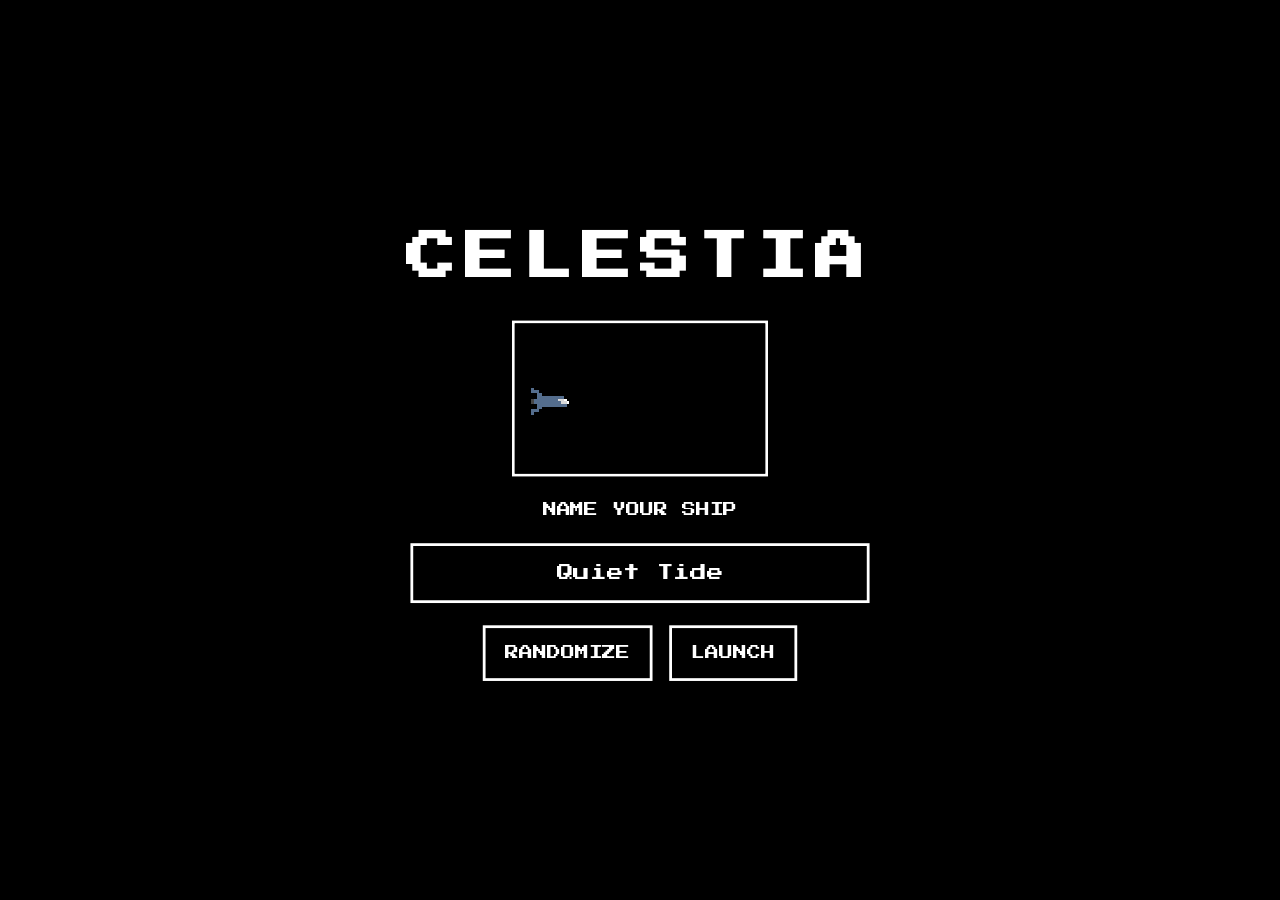
<file: celestia/index.html>
<!DOCTYPE html>
<html lang="en">
<head>
<meta charset="utf-8">
<title>Celestia</title>
<meta name="viewport" content="width=device-width, initial-scale=1">
<link href="https://fonts.googleapis.com/css2?family=Press+Start+2P&display=swap" rel="stylesheet">
<link rel="stylesheet" href="style.css">
</head>
<body>
<div id="guard" hidden></div>
<div id="stage">
  <div id="screen"><div id="boot" style="padding:24px;line-height:2">LOADING CELESTIA...</div></div>
  <div id="popup" hidden></div>
  <canvas id="fx" width="920" height="560"></canvas>
</div>
<script>
function bootFail(f){document.getElementById('boot')&&(document.getElementById('boot').innerHTML='ERROR: COULD NOT LOAD '+f+'<br>UPLOAD ALL FILES TO THE REPO ROOT: index.html, style.css, assets.js, data.js, game.js');}
window.addEventListener('error',function(e){if(e.target&&e.target.src)bootFail(e.target.src.split('/').pop());},true);
</script>
<script src="assets.js"></script>
<script src="data.js"></script>
<script src="game.js"></script>
</body>
</html>
</file>
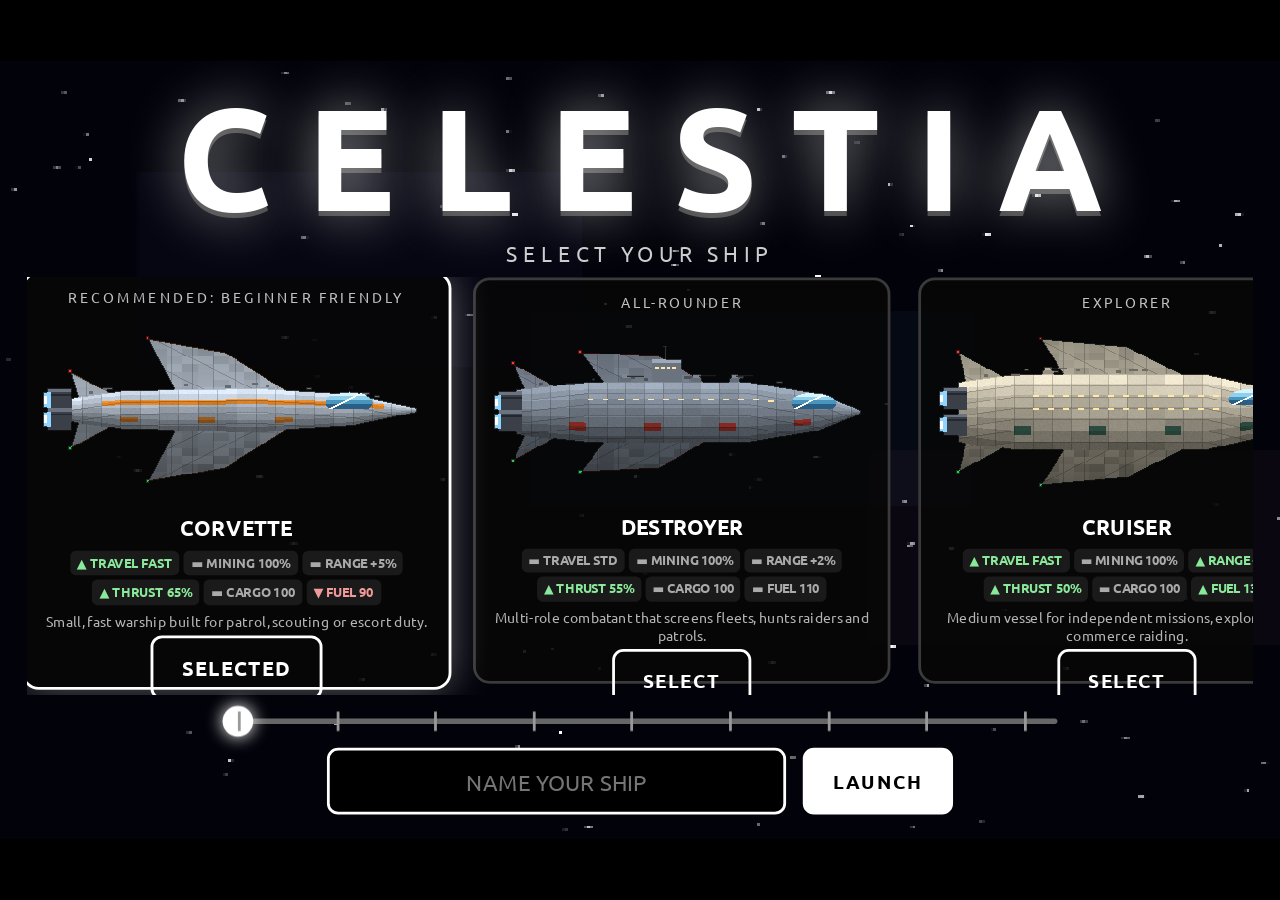
<file: index 2 (1).html>
<!DOCTYPE html>
<html lang="en">
<head>
<meta charset="utf-8">
<title>Celestia</title>
<meta name="viewport" content="width=device-width, initial-scale=1">
<link href="https://fonts.googleapis.com/css2?family=Ubuntu:wght@400;500;700&display=swap" rel="stylesheet">
<style>
* { box-sizing: border-box; image-rendering: pixelated; }
html, body { margin: 0; height: 100%; background: #000; color: #fff; overflow: hidden;
  font-family: 'Press Start 2P', monospace; font-size: 10px; line-height: 1.6; }
/* Stage is 11.5 : 7 -> 920 x 560, scaled by JS to fit the tab */
#stage { position: absolute; left: 50%; top: 50%; width: 920px; height: 560px;
  transform-origin: center; background: #000; overflow: hidden; }
#screen { position: absolute; inset: 0; }
#fx { position: absolute; inset: 0; pointer-events: none; z-index: 30; }
.bg { position: absolute; inset: 0; width: 100%; height: 100%; }
.hud { position: absolute; top: 0; left: 0; right: 0; height: 34px; display: flex;
  justify-content: space-between; align-items: center; padding: 0 12px; background: #000;
  border-bottom: 2px solid #fff; z-index: 5; }
.actions { position: absolute; left: 0; right: 0; bottom: 14px; display: flex; gap: 12px;
  justify-content: center; z-index: 5; }
.btn { background: #000; color: #fff; border: 2px solid #fff; font: inherit; font-size: 10px;
  padding: 10px 14px; cursor: pointer; }
.btn:hover:not(:disabled) { background: #fff; color: #000; }
.btn:disabled { border-color: #555; color: #555; cursor: default; }
.box { background: #000; border: 2px solid #fff; padding: 14px; }
.center { position: absolute; inset: 0; display: flex; flex-direction: column; align-items: center;
  justify-content: center; gap: 16px; text-align: center; }
h1 { font-size: 36px; margin: 0; letter-spacing: 6px; }
input { background: #000; color: #fff; border: 2px solid #fff; font: inherit; font-size: 12px;
  padding: 10px; width: 330px; text-align: center; outline: none; }
#popup { position: absolute; left: 90px; right: 90px; bottom: 70px; z-index: 20; background: #000;
  border: 2px solid #fff; padding: 16px; display: flex; flex-direction: column; gap: 14px;
  align-items: flex-end; box-shadow: 0 0 0 4px #000; }
#popup .pt { width: 100%; line-height: 1.9; }
#popup[hidden], #guard[hidden] { display: none; }
#guard { position: fixed; inset: 0; z-index: 99; background: #000; color: #fff; display: flex;
  align-items: center; justify-content: center; text-align: center; padding: 24px; line-height: 2.2; }
.bar { width: 320px; height: 16px; border: 2px solid #fff; }
.bar > div { height: 100%; width: 0; background: #fff; }
.mid { position: absolute; left: 0; right: 0; top: 250px; display: flex; flex-direction: column;
  align-items: center; gap: 12px; z-index: 5; }
.panel { position: absolute; right: 12px; top: 46px; width: 250px; z-index: 6; display: flex;
  flex-direction: column; gap: 10px; }
.banner { position: absolute; left: 0; right: 0; bottom: 12px; text-align: center; z-index: 5; letter-spacing: 3px; }
canvas.map { position: absolute; inset: 0; cursor: grab; }
canvas.map:active { cursor: grabbing; }
.tbar { position: absolute; left: 0; right: 0; bottom: 20px; text-align: center; z-index: 5;
  background: #000; border-top: 2px solid #fff; border-bottom: 2px solid #fff; padding: 10px; }

/* ===== 1.1: Ubuntu UI, nicer look. Only animations/sprites stay pixelated ===== */
html, body, input, .btn { font-family: 'Ubuntu', system-ui, sans-serif; }
html, body { font-size: 15px; line-height: 1.5; }
.hud { height: 38px; font-weight: 500; background: linear-gradient(#000, #0a0a0a); letter-spacing: .5px; }
.btn { font-size: 14px; font-weight: 700; letter-spacing: 1px; padding: 10px 20px; border-radius: 8px;
  background: linear-gradient(#1c1c1c, #000); transition: transform .1s, background .15s, color .15s; }
.btn:hover:not(:disabled) { transform: translateY(-2px); box-shadow: 0 4px 14px rgba(255,255,255,.35); }
.box { border-radius: 10px; background: rgba(0,0,0,.82); box-shadow: 0 6px 22px rgba(0,0,0,.7); }
input { font-size: 16px; border-radius: 8px; }
h1 { font-size: 58px; font-weight: 700; letter-spacing: 14px; margin: 0; text-shadow: 0 0 22px rgba(255,255,255,.5); }
#popup { font-size: 16px; border-radius: 12px; background: rgba(0,0,0,.92); box-shadow: 0 8px 40px rgba(0,0,0,.9), 0 0 0 1px #444; }
#guard { font-size: 20px; }
.bar { border-radius: 8px; overflow: hidden; height: 18px; } .sm { font-size: 12px; opacity: .8; }
.tl { position: absolute; left: 12px; top: 48px; z-index: 5; }
.sub { letter-spacing: 4px; opacity: .8; }
.row { display: flex; gap: 12px; }
.ships { display: grid; grid-template-columns: repeat(6, 1fr); gap: 8px; width: 880px; }
.sc { border: 2px solid #444; border-radius: 10px; padding: 6px 4px; cursor: pointer; background: #050505; font-size: 10px; font-weight: 700; transition: .12s; }
.sc:hover { border-color: #aaa; } .sc.on { border-color: #fff; background: #1a1a1a; box-shadow: 0 0 16px rgba(255,255,255,.4); transform: translateY(-3px); }
.sc canvas { width: 104px; height: 56px; display: block; margin: 0 auto 4px; }
.sd { min-height: 40px; width: 700px; opacity: .9; }
.moss { position: absolute; width: 72px; height: 54px; cursor: grab; z-index: 6; touch-action: none; user-select: none; }
.shop { position: absolute; left: 12px; top: 110px; width: 430px; z-index: 5; display: flex; flex-direction: column; gap: 8px; }
.shop .ln { display: flex; justify-content: space-between; align-items: center; gap: 8px; }
.shop .btn { padding: 6px 12px; font-size: 12px; }
.toast { position: absolute; right: 14px; top: 50px; z-index: 40; background: #fff; color: #000; padding: 6px 12px; border-radius: 8px; font-weight: 700; animation: fl 2.4s forwards; }
@keyframes fl { to { transform: translateY(-22px); opacity: 0; } }
.hp { position: absolute; right: 12px; top: 48px; width: 270px; z-index: 5; }

/* ===== 1.2 ===== */
.sc canvas { width: 128px; height: 64px; }
.row { flex-wrap: wrap; justify-content: center; max-width: 880px; }
.shop2 { position: absolute; right: 12px; top: 110px; width: 400px; z-index: 5; display: flex; flex-direction: column; gap: 8px; max-height: 420px; overflow: auto; }
.sw { width: 26px; height: 26px; border: 2px solid #fff; border-radius: 6px; cursor: pointer; padding: 0; }
.sw.on { outline: 2px solid #fff; outline-offset: 2px; }
#mute { position: absolute; left: 10px; bottom: 10px; z-index: 25; padding: 6px 10px; font-size: 11px; }
.bg { animation: landz .9s ease-out; }
@keyframes landz { from { transform: scale(1.35); opacity: .2; } to { transform: scale(1); opacity: 1; } }
.shop, .shop2 { top: 148px; }
.shop2 { max-height: 390px; }

/* ===== 1.3 ===== */
.hud { height: 46px; padding: 0 12px; }
.hl { display: flex; flex-direction: column; line-height: 1.15; min-width: 190px; } .hs { font-size: 17px; letter-spacing: 1px; }
.hc { text-align: center; line-height: 1.2; flex: 1; } .hc b { font-size: 14px; letter-spacing: 1px; }
.hr { display: flex; gap: 14px; font-size: 13px; font-weight: 500; min-width: 330px; justify-content: flex-end; } #hz { font-weight: 700; }
.fz { position: absolute; right: 18px; top: 52px; z-index: 40; font-weight: 700; font-size: 20px; color: #fff; text-shadow: 0 0 10px #fff; animation: fl 1.5s forwards; }
.btn.pri { background: #fff; color: #000; } .btn.pri:hover:not(:disabled) { background: #dcdcdc; }
.btn.sec { background: transparent; } .btn.dng { border-color: #9a5a5a; color: #d9a0a0; background: #140808; } .btn.dng:hover:not(:disabled) { background: #5a1f1f; color: #fff; }
.btn:active:not(:disabled) { transform: scale(.95); } .btn:focus-visible, .card:focus-visible, .sw:focus-visible { outline: 3px solid #fff; outline-offset: 3px; }
#popup { left: 150px; right: 150px; padding: 12px 16px; font-size: 14px; gap: 10px; } #popup:not([hidden]) { animation: pin .18s ease-out; } #popup.out { opacity: 0; transition: opacity .17s; }
@keyframes pin { from { opacity: 0; transform: translateY(10px); } to { opacity: 1; transform: none; } }
#popup .row { justify-content: flex-end; gap: 8px; }
.tw { position: absolute; inset: 0; display: flex; flex-direction: column; align-items: center; justify-content: center; gap: 6px; }
.mega { font-size: 104px; letter-spacing: 26px; line-height: 1; text-shadow: 0 0 40px rgba(255,255,255,.55), 0 4px 0 #444; margin: 0 0 0 26px; }
.car { width: 880px; height: 300px; overflow: hidden; position: relative; cursor: grab; touch-action: pan-y; } .car:active { cursor: grabbing; }
.trk { display: flex; gap: 20px; position: absolute; left: 0; top: 0; will-change: transform; }
.card { width: 300px; height: 292px; border: 2px solid #3a3a3a; border-radius: 12px; background: rgba(8,8,8,.85); padding: 8px; display: flex; flex-direction: column; align-items: center; gap: 4px; flex: none; transition: transform .2s, border-color .2s, box-shadow .2s; }
.card.on { border-color: #fff; box-shadow: 0 0 28px rgba(255,255,255,.35); transform: scale(1.03); }
.card.on .cv canvas { animation: bob 2.4s ease-in-out infinite; } @keyframes bob { 50% { transform: translateY(-6px); } }
.cv canvas { width: 270px; height: 135px; display: block; pointer-events: none; } .tag { font-size: 10px; letter-spacing: 2px; opacity: .75; }
.chips { display: flex; flex-wrap: wrap; gap: 3px; justify-content: center; } .chip { font-size: 9px; font-weight: 700; padding: 2px 5px; border-radius: 4px; background: #1a1a1a; }
.chip.g { color: #8ae89a; } .chip.b { color: #f09a9a; } .chip.n { color: #aaa; } .dsc { font-size: 10px; opacity: .7; text-align: center; line-height: 1.3; flex: 1; }
.slw { position: relative; width: 600px; height: 26px; touch-action: none; cursor: pointer; } .slt { position: absolute; top: 11px; left: 0; right: 0; height: 4px; background: #666; border-radius: 2px; }
.slh { position: absolute; top: 2px; width: 22px; height: 22px; border-radius: 50%; background: #fff; box-shadow: 0 0 12px #fff; } .tick { position: absolute; top: 6px; width: 2px; height: 14px; background: #999; }
.npc { position: absolute; z-index: 6; display: flex; gap: 12px; align-items: flex-start; } .npc img { width: 112px; height: 112px; border: 2px solid #fff; border-radius: 10px; background: #000; }
.npc .sp { background: rgba(0,0,0,.85); border: 2px solid #fff; border-radius: 10px; padding: 10px 14px; max-width: 640px; line-height: 1.5; font-size: 14px; }
.npc.big { left: 14px; top: 54px; } .npc.solo { left: 14px; top: 160px; } .npc.solo img { width: 100px; height: 100px; } .npc.shopnpc { left: 14px; bottom: 62px; align-items: flex-end; } .npc.shopnpc img { width: 84px; height: 84px; } .npc.shopnpc .sp { max-width: 320px; font-size: 12px; }
.jb { position: absolute; left: 14px; right: 14px; top: 184px; bottom: 74px; z-index: 5; overflow: auto; display: flex; flex-direction: column; gap: 5px; font-size: 13px; } .jb .btn { padding: 4px 10px; font-size: 11px; }
.shop2 { max-height: 250px; } #mbtn { position: absolute; left: 10px; bottom: 10px; z-index: 25; padding: 6px 12px; font-size: 11px; }
#menu { position: absolute; left: 80px; right: 80px; top: 50px; bottom: 40px; z-index: 30; background: rgba(0,0,0,.96); border: 2px solid #fff; border-radius: 12px; padding: 14px; overflow: auto; display: flex; flex-direction: column; gap: 10px; animation: pin .18s ease-out; }
#menu[hidden] { display: none; } .mh { display: flex; justify-content: space-between; align-items: center; font-size: 18px; } .mg { display: grid; grid-template-columns: 1fr 1fr; gap: 12px; } .mg > div { border: 1px solid #333; border-radius: 8px; padding: 8px; }
input[type=range] { width: 150px; padding: 0; } input[type=checkbox] { width: 20px; padding: 0; }
#wipe { position: absolute; inset: 0; background: #000; z-index: 28; pointer-events: none; opacity: 0; } #wipe.go { animation: wp .5s ease-out; } @keyframes wp { from { opacity: 1; } to { opacity: 0; } }
.amb { position: absolute; inset: 0; width: 100%; height: 100%; pointer-events: none; z-index: 1; } #fx2 { position: absolute; inset: 0; pointer-events: none; z-index: 29; }
.tbar { text-align: center; } .tn { font-size: 22px; font-weight: 700; letter-spacing: 3px; } .tp { width: 600px; margin: 8px auto 0; } .tp > div { background: #fff; transition: width .2s; }
.bar.pulse > div { animation: pl 1s ease-in-out infinite; } @keyframes pl { 50% { box-shadow: 0 0 14px #fff; filter: brightness(.7); } }
.rm *, .rm { animation: none !important; transition: none !important; }
.jb .ln, #menu .ln { display: flex; justify-content: space-between; align-items: center; gap: 8px; }

</style>
</head>
<body>
<div id="guard" hidden></div>
<div id="stage">
  <div id="screen"><div id="boot" style="padding:24px;line-height:2">LOADING CELESTIA...</div></div>
  <div id="popup" hidden></div>
  <canvas id="fx" width="920" height="560"></canvas>
</div>
<script>
function bootFail(f){document.getElementById('boot')&&(document.getElementById('boot').innerHTML='ERROR: COULD NOT LOAD '+f+'<br>UPLOAD ALL FILES TO THE REPO ROOT: index.html, style.css, data.js, game.js, game2.js, game3.js, game4.js, game5.js, game6.js');}
window.addEventListener('error',function(e){if(e.target&&e.target.src)bootFail(e.target.src.split('/').pop());},true);
</script>
<script>
// Celestia - data & story text
const FIRST_NAMES = ['Silent','Crimson','Lunar','Iron','Rogue','Drifting','Hollow','Bright','Wandering','Quiet','Rusty','Stellar','Pale','Wild'];
const LAST_NAMES  = ['Comet','Sparrow','Voyager','Lantern','Falcon','Meridian','Harbor','Tide','Ember','Wren','Horizon','Nomad','Pilgrim','Spark'];

const TUNING = {
  minerRate: 0.5,      // Retro Miner: 0.5 per second
  toughness: 0.3,      // Lunarrite toughness
  need: 50,            // lunarrite required
  reward: 5000,        // Zeals
  warpSeconds: 2,      // travel animation length
  travelSeconds: 5     // Port <-> Lear = 5 kilayears = 5 seconds
};
// mining speed = miner rate / toughness  (0.5 / 0.3 = 1.667 per second)
TUNING.mineRate = TUNING.minerRate / TUNING.toughness;

const PLACES = {
  farport: { name: 'FARPORT', sub: 'JOB HUB PLANET' },
  korr:    { name: 'KORR',    sub: 'LUNARRITE MINING PLANET' },
  bazaar:  { name: 'BAZAAR',  sub: 'SHOP PLANET' },
  home:    { name: 'HOME',    sub: 'YOUR PLANET' }
};

const SYSTEMS = [
  { id: 'port', name: 'PORT SYSTEM', x: -240, y: 0, sun: 16, planets: [
    { id: 'farport', name: 'FARPORT', r: 11, color: '#f7d878', angle: 0.7, speed: 0.25, orbit: 95 },
    { id: 'bazaar', name: 'BAZAAR', r: 8, color: '#5fb6c8', angle: 3.6, speed: 0.4, orbit: 58 } ] },
  { id: 'lear', name: 'LEAR SYSTEM', x: 240, y: 0, sun: 13, planets: [
    { id: 'korr', name: 'KORR', r: 5.5, color: '#9a9a9a', angle: 2.4, speed: 0.35, orbit: 66 },
    { id: 'home', name: 'HOME', r: 6.5, color: '#6bc57a', angle: 5.1, speed: 0.5, orbit: 40 } ] }
];

</script>
<script>
// Celestia - game logic
const $ = s => document.querySelector(s);
const T = TUNING;
const S = { ship: '', loc: 'farport', step: 0, ore: 0, zeals: 0, mining: false,
            view: 'name', mapUnlocked: false, travel: null };
/* Tutorial steps:
 0 name ship | 1 find the client at Farport | 2 travel to Korr | 3 mine 50 lunarrite
 4 return to Farport | 5 deliver at the hut | 6 leave into space | 7 tutorial complete */

let playable = false, last = performance.now();
const rnd = a => a[Math.floor(Math.random() * a.length)];
const randName = () => rnd(FIRST_NAMES) + ' ' + rnd(LAST_NAMES);

/* ---------- tab pause / scaling ---------- */
function checkPlay() {
  const w = innerWidth, h = innerHeight;
  playable = !document.hidden;
  const g = $('#guard');
  g.hidden = playable;
  if (!playable) g.innerHTML = 'PAUSED<br>RETURN TO THIS TAB';
  // stage keeps its 11.5:7 layout and scales to fit any tab size
  const s = Math.min(w / 920, h / 560);
  $('#stage').style.transform = `translate(-50%,-50%) scale(${s})`;
}
addEventListener('resize', () => checkPlay());
document.addEventListener('visibilitychange', () => checkPlay());

/* ---------- popups ---------- */
function popup(text, label, cb) {
  const p = $('#popup'); p.hidden = false;
  p.innerHTML = `<div class="pt">${text}</div><button class="btn" id="pb">${label || 'OK'}</button>`;
  $('#pb').onclick = () => { p.hidden = true; cb && cb(); };
}
function popups(list, done) {
  const next = i => i >= list.length ? (done && done()) :
    popup(list[i], i === list.length - 1 ? 'OK' : 'NEXT', () => next(i + 1));
  next(0);
}

/* ---------- HUD ---------- */
function questText() {
  return ['', 'QUEST: FIND THE CLIENT', 'QUEST: GO TO KORR',
    `QUEST: MINE LUNARRITE ${Math.floor(S.ore)}/${T.need}`, 'QUEST: RETURN TO FARPORT',
    'QUEST: DELIVER TO THE HUT', 'QUEST: LEAVE INTO SPACE', 'TUTORIAL COMPLETE'][S.step] || '';
}
function hud() { return ''; }

/* ---------- screens ---------- */
function render() {
  S.mining = false;
  const el = $('#screen');
  if (S.view === 'name') return renderName(el);
  if (S.view === 'planet') return renderPlanet(el);
  if (S.view === 'hut') return renderHut(el);
  if (S.view === 'travel') return renderTravel(el);
  if (S.view === 'map') return renderMap(el);
}

function renderName(el) {
  el.innerHTML = `<div class="center"><h1>CELESTIA</h1>
    <img src="${IMG.ship}" style="width:184px;height:112px;border:2px solid #fff">
    <div>NAME YOUR SHIP</div>
    <input id="nm" maxlength="24" value="${randName()}">
    <div style="display:flex;gap:12px"><button class="btn" id="rn">RANDOMIZE</button><button class="btn" id="go">LAUNCH</button></div></div>`;
  $('#rn').onclick = () => $('#nm').value = randName();
  $('#go').onclick = () => {
    S.ship = ($('#nm').value.trim() || randName()).toUpperCase();
    S.step = 1; S.view = 'planet'; S.loc = 'farport'; render();
    popups([`WELCOME, CAPTAIN OF THE ${S.ship}. THIS IS FARPORT, A JOB HUB PLANET.`,
      'JOBS COME FROM PEOPLE. SOMEONE HERE HAS ASKED FOR A PILOT. GO TO THEIR HUT.']);
  };
}

function renderPlanet(el) {
  const L = S.loc, P = PLACES[L];
  let acts = '', mid = '';
  if (L === 'farport') {
    if (S.step === 1 || S.step === 5) acts += `<button class="btn" id="hut">${S.step === 5 ? 'GO TO THE HUT (DELIVER)' : 'VISIT THE HUT'}</button>`;
    if (S.step === 2) acts += `<button class="btn" id="tk">TRAVEL TO KORR</button>`;
    if (S.step === 6) acts += `<button class="btn" id="leave">LEAVE INTO SPACE</button>`;
    if (S.step >= 7) acts += `<button class="btn" id="hut">VISIT THE HUT</button><button class="btn" id="map">OPEN MAP</button>`;
  } else {
    if (S.step === 3) {
      mid = `<div class="mid box"><div>LUNARRITE  TOUGHNESS ${T.toughness}</div>
        <div id="ore">${S.ore.toFixed(1)} / ${T.need}</div>
        <div class="bar"><div id="bar"></div></div></div>`;
      acts += `<button class="btn" id="mine">START MINING</button>`;
    }
    if (S.step === 4) acts += `<button class="btn" id="tf">TRAVEL TO FARPORT</button>`;
    if (S.step >= 7) acts += `<button class="btn" id="map">OPEN MAP</button>`;
  }
  el.innerHTML = `<img class="bg" src="${IMG[L]}">
    ${hud()}${mid}
    <div class="box" style="position:absolute;left:12px;top:46px;z-index:5">${P.name}<br><span style="font-size:8px">${P.sub}</span></div>
    <div class="actions">${acts}</div>`;
  const on = (id, f) => { const b = $('#' + id); if (b) b.onclick = f; };
  on('hut', () => { S.view = 'hut'; render(); });
  on('tk', () => startTravel('korr'));
  on('tf', () => startTravel('farport'));
  on('map', () => { S.view = 'map'; render(); });
  on('leave', leaveIntoSpace);
  on('mine', () => { S.mining = !S.mining; $('#mine').textContent = S.mining ? 'STOP MINING' : 'START MINING'; });
  updateOre();
}

function updateOre() {
  const o = $('#ore'); if (!o) return;
  o.textContent = `${S.ore.toFixed(1)} / ${T.need}`;
  $('#bar').style.width = (S.ore / T.need * 100) + '%';
  $('#qt').textContent = questText();
}

function renderHut(el) {
  let text, btn = '';
  if (S.step === 1) {
    text = `OLD TOBIN: "${S.ship}! I NEED ${T.need} LUNARRITE FROM KORR. I'LL PAY ${T.reward.toLocaleString()} ZEALS. BRING IT TO ME HERE."`;
    btn = '<button class="btn" id="ok">ACCEPT JOB</button>';
  } else if (S.step === 5) {
    text = `OLD TOBIN: "THAT'S ${T.need} LUNARRITE! HERE ARE YOUR ${T.reward.toLocaleString()} ZEALS."`;
    btn = '<button class="btn" id="ok">DELIVER LUNARRITE</button>';
  } else text = 'OLD TOBIN: "SAFE FLIGHTS, CAPTAIN."';
  el.innerHTML = `<div class="center"><div class="box" style="width:640px;line-height:2">${text}</div>
    <div style="display:flex;gap:12px">${btn}<button class="btn" id="bk">LEAVE HUT</button></div></div>${hud()}`;
  $('#bk').onclick = () => { S.view = 'planet'; render(); };
  const ok = $('#ok');
  if (ok) ok.onclick = () => {
    if (S.step === 1) {
      S.step = 2; S.view = 'planet'; render();
      popups(['JOB ACCEPTED: MINE 50 LUNARRITE ON KORR AND BRING IT BACK.',
        'PRESS TRAVEL TO KORR. THE JOURNEY TAKES 5 SECONDS.']);
    } else {
      S.step = 6; S.ore = 0; S.zeals += T.reward; S.view = 'planet'; render();
      popups([`JOB COMPLETE! +${T.reward.toLocaleString()} ZEALS.`, 'YOU ARE READY. PRESS LEAVE INTO SPACE.']);
    }
  };
}

/* ---------- travel ---------- */
const stars = Array.from({ length: 90 }, () => ({ x: Math.random() * 920, y: Math.random() * 560, s: 0.3 + Math.random() }));
function startTravel(to) { S.travel = { to, t: 0 }; S.view = 'travel'; render(); }
function renderTravel(el) {
  // To use your own art, replace the values in assets.js (any image URL or data URI)
  el.innerHTML = `<canvas id="tc" width="920" height="560" style="position:absolute;inset:0"></canvas>
    <img id="warp" class="bg" src="${IMG.ship}">
    <div class="tbar" id="tt"></div>`;
}
function tickTravel(dt) {
  const tr = S.travel; tr.t += dt;
  const warping = tr.t < T.warpSeconds;
  const remain = Math.max(0, T.travelSeconds - Math.max(0, tr.t - T.warpSeconds));
  const w = $('#warp'), r = $('#rem'), tt = $('#tt'); if (!tt) return;
  if (w) w.style.display = warping ? 'block' : 'none';
  if (r) r.style.display = warping ? 'none' : 'block';
  tt.textContent = warping ? 'ENGAGING WARP...' : `TRAVELLING TO ${PLACES[tr.to].name}  -  ${remain.toFixed(1)} S REMAINING`;
  const c = $('#tc').getContext('2d'); c.fillStyle = '#000'; c.fillRect(0, 0, 920, 560); c.fillStyle = '#fff';
  for (const s of stars) { s.x -= s.s * (warping ? 900 : 120) * dt; if (s.x < -60) { s.x = 940; s.y = Math.random() * 560; }
    c.fillRect(s.x, s.y, warping ? 40 * s.s : 4, 4); }
  if (tr.t >= T.warpSeconds + T.travelSeconds) arrive(tr.to);
}
function arrive(dest) {
  S.loc = dest; S.travel = null; S.view = 'planet';
  if (dest === 'korr' && S.step === 2) {
    S.step = 3; render();
    popups(['THIS IS KORR. LUNARRITE HAS A TOUGHNESS OF 0.3.',
      `TOUGHNESS 0.3 MEANS IT CAN BE MINED AT 3.3333X. YOUR RETRO MINER DOES 0.5/S, SO YOU MINE ${T.mineRate.toFixed(2)} PER SECOND.`,
      'PRESS START MINING AND COLLECT 50 LUNARRITE.']);
  } else if (dest === 'farport' && S.step === 4) {
    S.step = 5; render();
    popup('BACK AT FARPORT. TAKE THE LUNARRITE TO TOBIN\'S HUT.');
  } else render();
}

/* ---------- leaving into space: pixel boom, then the map unlocks ---------- */
function leaveIntoSpace() {
  S.step = 7; S.mapUnlocked = true;
  $('#screen').innerHTML = '';
  const c = $('#fx'), x = c.getContext('2d');
  const cols = ['#ffffff', '#bbbbbb', '#777777', '#f5a623'];
  const ps = Array.from({ length: 260 }, () => { const a = Math.random() * 6.283, v = 40 + Math.random() * 380;
    return { x: 460, y: 280, vx: Math.cos(a) * v, vy: Math.sin(a) * v, c: rnd(cols), z: 4 + Math.floor(Math.random() * 3) * 4 }; });
  let t = 0, prev = performance.now();
  (function loop(now) {
    const dt = (now - prev) / 1000; prev = now; t += dt;
    x.clearRect(0, 0, 920, 560);
    for (const p of ps) { p.x += p.vx * dt; p.y += p.vy * dt; p.vx *= 0.985; p.vy *= 0.985;
      x.globalAlpha = Math.max(0, 1 - t / 2); x.fillStyle = p.c; x.fillRect(Math.round(p.x / 4) * 4, Math.round(p.y / 4) * 4, p.z, p.z); }
    x.globalAlpha = 1;
    if (t < 2) return requestAnimationFrame(loop);
    x.clearRect(0, 0, 920, 560);
    S.view = 'map'; render();
    popups(['SYSTEMS UNLOCKED: THE PORT SYSTEM AND THE LEAR SYSTEM.',
      'DRAG TO MOVE THE MAP. SHIFT + DRAG, THE MOUSE WHEEL OR THE ROTATE BUTTONS TURN IT. CLICK A PLANET TO TRAVEL.'], showComplete);
  })(prev);
}

/* ---------- map ---------- */
const M = { cam: { x: 0, y: 0 }, rot: 0, z: 1, sel: null, drag: null, moved: 0 };
function sysOf(loc) { return SYSTEMS.find(s => s.planet.id === loc); }
function renderMap(el) {
  const s = sysOf(S.loc); M.cam = { x: s.x, y: s.y }; M.sel = null;
  el.innerHTML = `<canvas class="map" id="mc" width="920" height="560"></canvas>${hud()}
    <div class="panel" id="mp"></div>
    <div class="actions" style="bottom:44px"><button class="btn" id="rl">&lt; ROTATE</button><button class="btn" id="rr">ROTATE &gt;</button></div>
    <div class="banner">MORE SYSTEMS - COMING SOON</div>`;
  const c = $('#mc');
  const pt = e => { const r = c.getBoundingClientRect(); return { x: (e.clientX - r.left) * 920 / r.width, y: (e.clientY - r.top) * 560 / r.height }; };
  c.oncontextmenu = e => e.preventDefault();
  c.onpointerdown = e => { c.setPointerCapture(e.pointerId); M.drag = pt(e); M.moved = 0; };
  c.onpointermove = e => {
    if (!M.drag) return;
    const p = pt(e), dx = p.x - M.drag.x, dy = p.y - M.drag.y; M.moved += Math.abs(dx) + Math.abs(dy);
    if (e.shiftKey || e.buttons === 2) M.rot += dx * 0.01;
    else { const a = -M.rot; const z = M.z || 1; M.cam.x -= (dx * Math.cos(a) - dy * Math.sin(a)) / z; M.cam.y -= (dx * Math.sin(a) + dy * Math.cos(a)) / z; }
    M.drag = p;
  };
  c.onpointerup = e => { if (M.moved < 5) pick(pt(e)); M.drag = null; };
  c.onwheel = e => { e.preventDefault(); M.z = clamp((M.z || 1) * (e.deltaY < 0 ? 1.12 : .89), .25, 3); };
  $('#rl').onclick = () => M.rot -= 0.3;
  $('#rr').onclick = () => M.rot += 0.3;
  panel();
}
const proj = (wx, wy) => { const dx = wx - M.cam.x, dy = wy - M.cam.y, c = Math.cos(M.rot), s = Math.sin(M.rot);
  const z = M.z || 1; return { x: 460 + (dx * c - dy * s) * z, y: 280 + (dx * s + dy * c) * z }; };
function planetPos(sys, time) { const p = sys.planet, a = p.angle + time * p.speed;
  return proj(sys.x + Math.cos(a) * sys.ring, sys.y + Math.sin(a) * sys.ring); }
function pick(p) {
  const t = performance.now() / 1000; M.sel = null;
  for (const s of SYSTEMS) { const q = planetPos(s, t); if (Math.hypot(q.x - p.x, q.y - p.y) < s.planet.r + 12) M.sel = s; }
  panel();
}
function panel() {
  const el = $('#mp'); if (!el) return;
  const s = M.sel; if (!s) { el.innerHTML = '<div class="box" style="font-size:8px">CLICK A PLANET</div>'; return; }
  const here = S.loc === s.planet.id;
  el.innerHTML = `<div class="box">${s.planet.name}<br><span style="font-size:8px">${s.name}<br>${here ? 'YOU ARE HERE' : '5 KILAYEARS = 5 SECONDS'}</span></div>
    <button class="btn" id="pgo">${here ? 'LAND' : 'TRAVEL TO ' + s.planet.name}</button>`;
  $('#pgo').onclick = () => here ? (S.view = 'planet', render()) : startTravel(s.planet.id);
}
function drawMap() {
  const c = $('#mc'); if (!c) return; const x = c.getContext('2d'), t = performance.now() / 1000;
  x.fillStyle = '#000'; x.fillRect(0, 0, 920, 560);
  x.fillStyle = '#444'; for (let i = 0; i < 70; i++) x.fillRect((i * 137) % 920, (i * 71) % 560, 2, 2);
  const a = proj(SYSTEMS[0].x, SYSTEMS[0].y), b = proj(SYSTEMS[1].x, SYSTEMS[1].y);
  x.strokeStyle = '#444'; x.setLineDash([6, 8]); x.beginPath(); x.moveTo(a.x, a.y); x.lineTo(b.x, b.y); x.stroke(); x.setLineDash([]);
  x.font = '8px "Press Start 2P", monospace'; x.textAlign = 'center';
  for (const s of SYSTEMS) {
    const c0 = proj(s.x, s.y);
    x.strokeStyle = '#999'; x.lineWidth = 2; x.beginPath(); x.arc(c0.x, c0.y, s.ring, 0, 6.283); x.stroke(); // grey, no fill
    x.fillStyle = '#f5a623'; x.beginPath(); x.arc(c0.x, c0.y, s.sun, 0, 6.283); x.fill();               // sun
    const q = planetPos(s, t);
    x.fillStyle = s.planet.color; x.beginPath(); x.arc(q.x, q.y, s.planet.r, 0, 6.283); x.fill();
    if (M.sel === s) { x.strokeStyle = '#fff'; x.strokeRect(q.x - s.planet.r - 6, q.y - s.planet.r - 6, s.planet.r * 2 + 12, s.planet.r * 2 + 12); }
    x.fillStyle = '#fff'; x.fillText(s.name, c0.x, c0.y + s.ring + 24);
    if (S.loc === s.planet.id) x.fillText('YOU', q.x, q.y - s.planet.r - 12);
  }
}

/* ---------- main loop ---------- */
function tick(now) {
  const dt = Math.min(0.25, (now - last) / 1000); last = now;
  if (playable) {
    if (S.view === 'travel' && S.travel) tickTravel(dt);
    else if (S.view === 'map') drawMap();
    else if (S.mining && S.view === 'planet' && S.loc === 'korr' && S.step === 3) {
      S.ore = Math.min(T.need, S.ore + T.mineRate * dt); updateOre();
      if (S.ore >= T.need) { S.mining = false; S.step = 4; render();
        popup('50 LUNARRITE COLLECTED! RETURN TO FARPORT TO DELIVER IT.'); }
    }
  }
  requestAnimationFrame(tick);
}

</script>
<script>
/* Celestia 1.1 - ships, generated travel animation, colony quest line. Overrides functions from game.js */
Object.assign(S, { type: 0, need: T.need, job: null, planet: '', cleaned: false, homes: 0, farms: 0, caves: 0,
  pods: { home: 0, farm: 0, cave: 0 }, inv: { silver: 0, crust: 0, gold: 0, lunerite: 0, platinum: 0 },
  moss: [], mossInit: false, won: false, acc: 0 });
const PRI = ['tk', 'tf', 'hut', 'mine', 'dm', 'leave', 'ok', 'pgo', 'pgs', 'sell', 'ap', 'ex', 'in', 'go', 'pb'], DNG = ['bk', 'lv', 'ng', 'ab'];
const B = (id, t) => `<button class="btn ${PRI.includes(id) ? 'pri' : DNG.includes(id) ? 'dng' : 'sec'}" id="${id}">${t}</button>`;
const JOBS = [[30, 700], [60, 1600], [100, 3000]];
const ITEMS = [['home', 'HOME POD', 300], ['farm', 'FARM POD', 800], ['cave', 'MINING EQUIPMENT (CAVE KIT)', 1500]];
const RES = [{ k: 'silver', n: 'SILVER', r: 'COMMON', w: 50, v: 20 }, { k: 'crust', n: 'LUNER CRUST', r: 'UNCOMMON', w: 25, v: 45 },
  { k: 'gold', n: 'GOLD', r: 'RARE', w: 15, v: 100 }, { k: 'lunerite', n: 'LUNERITE', r: 'EPIC', w: 7, v: 250 },
  { k: 'platinum', n: 'PLATINUM', r: 'LEGENDARY', w: 3, v: 600 }];

/* ---------- 11 ship designs (generated pixel art) ---------- */
const SHIPS = [
 { n: 'CORVETTE', d: 'Small, fast warship built for patrol, scouting or escort duty.', c: '#7fc8ff', L: 20, H: 2, wing: 4, sw: .6, fin: 3, eng: 1 },
 { n: 'DESTROYER', d: 'Multi-role combatant that screens fleets, hunts raiders and patrols.', c: '#9fb4c9', L: 26, H: 3, wing: 3, sw: .9, fin: 2, eng: 2, turret: 2 },
 { n: 'CRUISER', d: 'Medium vessel for independent missions, exploration or commerce raiding.', c: '#d6c59a', L: 30, H: 4, wing: 3, sw: 1, fin: 3, eng: 2, turret: 1 },
 { n: 'BOMBER', d: 'Strike craft designed to attack heavy targets, stations or ground installations.', c: '#c98b6b', L: 24, H: 4, wing: 7, sw: .5, fin: 2, eng: 2, bay: 1 },
 { n: 'INTERCEPTOR', d: 'Fast, short-range dogfighter built to shoot down fighters and bombers.', c: '#ff9f7a', L: 22, H: 1, wing: 6, sw: .7, fin: 4, eng: 1, fwd: 1 },
 { n: 'DREADNOUGHT', d: 'Gigantic, heavily armored warship built for overwhelming firepower.', c: '#8d8fa8', L: 40, H: 6, wing: 2, sw: 3, fin: 2, eng: 3, turret: 4 },
 { n: 'CARRIER', d: 'Large support capital ship that launches and repairs smaller craft or carries troops.', c: '#a8c4a2', L: 38, H: 5, wing: 0, sw: 1, fin: 2, eng: 3, deck: 1 },
 { n: 'LANDER / SHUTTLE', d: 'Short-range vessel ferrying crews and cargo between orbit and a planet or moon.', c: '#e6e6e6', L: 16, H: 4, wing: 3, sw: .4, fin: 0, eng: 1, legs: 1 },
 { n: 'STARFIGHTER / SKIFF', d: 'Agile personal or small-squadron ship for space fantasy and adventure.', c: '#ffd166', L: 18, H: 2, wing: 5, sw: .5, fin: 3, eng: 1, fwd: 1 },
 { n: 'WORLDSHIP / ARK', d: 'Massive vessel built to carry entire populations or ecosystems across deep space.', c: '#7be0a3', L: 42, H: 7, wing: 0, sw: 1, fin: 0, eng: 4, rings: 1 },
 { n: 'JUGGERNAUT / LEVIATHAN', d: 'Colossal, ancient warship that dominates entire star systems.', c: '#b36bff', L: 44, H: 8, wing: 3, sw: 2, fin: 3, eng: 3, spikes: 1 }];
const shade = (h, k) => { const n = parseInt(h.slice(1), 16), f = v => Math.max(0, Math.min(255, Math.round(v * k)));
  return `rgb(${f(n >> 16)},${f((n >> 8) & 255)},${f(n & 255)})`; };
const engY = s => Array.from({ length: s.eng }, (_, e) => 14 + (e - (s.eng - 1) / 2) * Math.max(2, Math.floor(s.H * 2 / s.eng)));
function shipSprite(i) {
  const s = SHIPS[i], c = document.createElement('canvas'); c.width = 52; c.height = 28;
  const x = c.getContext('2d'), cy = 14, x0 = 4, P = (a, b, col) => { x.fillStyle = col; x.fillRect(Math.round(a), Math.round(b), 1, 1); };
  for (let a = 1; a <= s.wing; a++) for (let xx = x0 + s.L * (s.fwd ? .45 : .35) + a * s.sw; xx < x0 + s.L * .85; xx++)
    for (const d of [-1, 1]) P(xx, cy + d * (s.H + a), shade(s.c, .6 + (a % 2) * .12));
  for (let a = 1; a <= s.fin; a++) for (let xx = x0 + 1; xx < x0 + 3 + s.fin - a; xx++) for (const d of [-1, 1]) P(xx, cy + d * (s.H + a), shade(s.c, .7));
  for (let xx = 0; xx <= s.L; xx++) {
    const t = xx / s.L, h = Math.max(0, Math.round(s.H * (t < .1 ? .5 + t * 5 : t < .75 ? 1 : 1 - (t - .75) / .25 * .95)));
    for (let r = -h; r <= h; r++) { let k = r < -h / 2 ? 1.15 : r > h / 2 ? .7 : .95; if (Math.abs(r) === h) k *= .75; P(x0 + xx, cy + r, shade(s.c, k)); }
    if (s.deck && xx > 3 && xx < s.L - 4) P(x0 + xx, cy, '#2a2a2a');
    if (s.rings && xx % 5 === 2) for (let r = -h; r <= h; r++) P(x0 + xx, cy + r, '#1b3a2a');
    if (s.turret && xx > 6 && xx % Math.ceil(s.L / (s.turret + 1)) === 0) { P(x0 + xx, cy - h - 1, '#ddd'); P(x0 + xx + 1, cy - h - 1, '#ddd'); }
    if (s.spikes && xx % 4 === 1) for (let j = 1; j <= 2; j++) { P(x0 + xx, cy - h - j, shade(s.c, .6)); P(x0 + xx, cy + h + j, shade(s.c, .6)); }
    if (s.legs && (xx === 3 || xx === s.L - 4)) { for (let j = 1; j <= 3; j++) P(x0 + xx, cy + h + j, '#999'); P(x0 + xx - 1, cy + h + 3, '#999'); P(x0 + xx + 1, cy + h + 3, '#999'); }
  }
  if (s.bay) for (let xx = 8; xx < 14; xx++) P(x0 + xx, cy + s.H, '#222');
  const cx = x0 + Math.round(s.L * .72); P(cx, cy - 1, '#bdf4ff'); P(cx + 1, cy - 1, '#7fdcff'); P(cx, cy, '#5fb8e0');
  engY(s).forEach(y => { P(x0 - 1, y, '#666'); P(x0, y, '#ff9d3c'); });
  return c;
}

/* ---------- generated pixel scenes & sprites ---------- */
const _sc = {};
function sceneURL(k) {
  if (_sc[k]) return _sc[k];
  const c = document.createElement('canvas'); c.width = 92; c.height = 56; const x = c.getContext('2d');
  let s = 7; const R = () => (s = (s * 16807) % 2147483647) / 2147483647;
  x.fillStyle = '#04050c'; x.fillRect(0, 0, 92, 56);
  for (let i = 0; i < 60; i++) { x.fillStyle = R() < .2 ? '#fff' : '#667'; x.fillRect(R() * 92 | 0, R() * 56 | 0, 1, 1); }
  const cx = 64, cy = 32, r = 30, base = [70, 170, 190];
  for (let y = 0; y < 56; y++) for (let xx = 0; xx < 92; xx++) { const dx = xx - cx, dy = y - cy;
    if (Math.hypot(dx, dy) < r) { const l = .3 + .7 * Math.max(0, (-dx * .6 - dy * .4) / r + .6) + Math.sin(y * .6 + R()) * .06;
      x.fillStyle = `rgb(${base.map(v => Math.min(255, v * l) | 0)})`; x.fillRect(xx, y, 1, 1); } }
  for (let i = 0; i < 40; i++) { const dx = -20 + R() * 30, dy = -4 + R() * 24; if (Math.hypot(cx + dx - cx, dy) < r - 4) { x.fillStyle = '#ffe27a'; x.fillRect(cx + dx | 0, cy + dy | 0, 1, 1); } }
  for (let a = 0; a < 360; a += 2) { const q = a * Math.PI / 180, px = cx + Math.cos(q) * 46, py = cy + Math.sin(q) * 9;
    if (py > cy || Math.abs(px - cx) > r) { x.fillStyle = 'rgba(225,205,255,.75)'; x.fillRect(px | 0, py | 0, 1, 1); } }
  return _sc[k] = c.toDataURL();
}
const _sp = {};
function spriteURL(k) {
  if (_sp[k]) return _sp[k];
  const c = document.createElement('canvas'), x = c.getContext('2d'); let s = 5; const R = () => (s = (s * 16807) % 2147483647) / 2147483647;
  if (k === 'moss') { c.width = 16; c.height = 12;
    for (let y = 0; y < 12; y++) for (let xx = 0; xx < 16; xx++) if (Math.hypot((xx - 7.5) / 8, (y - 5.5) / 6) + R() * .25 < 1) { x.fillStyle = ['#2f7d32', '#3fa142', '#1f5c25', '#62c25a'][R() * 4 | 0]; x.fillRect(xx, y, 1, 1); } }
  else { c.width = 14; c.height = 18; x.fillStyle = '#c9c9c9'; x.fillRect(0, 2, 14, 2); x.fillRect(5, 0, 4, 2);
    for (let y = 4; y < 18; y++) { x.fillStyle = '#8a8a8a'; x.fillRect(1 + (y - 4) / 8 | 0, y, 12 - 2 * ((y - 4) / 8 | 0), 1); }
    x.fillStyle = '#444'; for (let xx = 4; xx < 11; xx += 3) x.fillRect(xx, 6, 1, 10); }
  return _sp[k] = c.toDataURL();
}

/* ---------- name + ship select ---------- */
function renderName(el) {
  el.innerHTML = `<div class="center" style="gap:10px"><h1>CELESTIA</h1><div class="sub">CHOOSE YOUR SHIP</div><div class="ships" id="sg"></div>
    <div class="sd" id="sd"></div><input id="nm" maxlength="24" value="${randName()}">
    <div class="row"><button class="btn" id="rn">RANDOMIZE NAME</button><button class="btn" id="go">LAUNCH</button></div></div>`;
  const sel = i => { S.type = i; $$('.sc').forEach((e, j) => e.classList.toggle('on', j === i)); $('#sd').textContent = SHIPS[i].d; };
  SHIPS.forEach((s, i) => { const d = document.createElement('div'); d.className = 'sc'; d.append(shipSprite(i), s.n); d.onclick = () => sel(i); $('#sg').append(d); });
  sel(S.type);
  $('#rn').onclick = () => $('#nm').value = randName();
  $('#go').onclick = () => {
    S.ship = ($('#nm').value.trim() || randName()).toUpperCase(); S.step = 1; S.view = 'planet'; S.loc = 'farport'; render();
    popups([`WELCOME, CAPTAIN OF THE ${S.ship}. THIS IS FARPORT, A JOB HUB PLANET.`, 'JOBS COME FROM PEOPLE. SOMEONE HERE HAS ASKED FOR A PILOT. GO TO THEIR HUT.']);
  };
}
const $$ = s => document.querySelectorAll(s);

/* ---------- quest text ---------- */
function questText() {
  if (S.step >= 11) return !S.cleaned ? 'QUEST: CLEAN UP YOUR PLANET' : S.won ? 'COLONY ESTABLISHED' : `HOMES ${S.homes}/10  FARM ${S.farms}/1  CAVE ${S.caves}/1`;
  return ['', 'QUEST: FIND THE CLIENT', 'QUEST: GO TO KORR', `QUEST: MINE LUNARRITE ${Math.floor(S.ore)}/${S.need}`, 'QUEST: RETURN TO FARPORT', 'QUEST: DELIVER TO THE HUT',
    'QUEST: LEAVE INTO SPACE', 'QUEST: VISIT THE HUT IN FARPORT', `QUEST: MINE ${S.need} LUNARRITE FOR VEX`, 'QUEST: RETURN TO VEX AT FARPORT', 'QUEST: CLAIM YOUR PLANET'][S.step] || '';
}
function refreshHud() { const h = $('.hud'); if (h) h.lastElementChild.textContent = S.zeals.toLocaleString() + ' Z'; const q = $('#qt'); if (q) q.textContent = questText(); }
function toast(t) { const d = document.createElement('div'); d.className = 'toast'; d.textContent = t; $('#stage').append(d); setTimeout(() => d.remove(), 2400); }

/* ---------- planets ---------- */
const canMine = () => S.step === 3 || S.step === 8 || (S.step >= 11 && S.job && !S.job.done);
function renderPlanet(el) {
  const L = S.loc; if (L === 'home') return renderHome(el); if (L === 'bazaar') return renderBazaar(el);
  const P = PLACES[L]; let acts = '', mid = '';
  if (L === 'farport') {
    if (S.step === 2) acts += B('tk', 'TRAVEL TO KORR'); else if (S.step === 6) acts += B('leave', 'LEAVE INTO SPACE');
    else if (S.step === 1 || S.step === 5 || S.step >= 7) acts += B('hut', S.step === 5 ? 'GO TO THE HUT (DELIVER)' : 'VISIT THE HUT');
  } else {
    if (canMine()) { mid = `<div class="mid box"><div>LUNARRITE &nbsp;TOUGHNESS ${T.toughness}</div><div id="ore">${S.ore.toFixed(1)} / ${S.need}</div><div class="bar"><div id="bar"></div></div></div>`; acts += B('mine', 'START MINING'); }
    if (S.step === 4 || S.step === 9 || (S.job && S.job.done)) acts += B('tf', 'TRAVEL TO FARPORT');
  }
  if (S.mapUnlocked) acts += B('map', 'OPEN MAP');
  el.innerHTML = `<img class="bg" src="${IMG[L]}">${hud()}${mid}<div class="box tl">${P.name}<br><span class="sm">${P.sub}</span></div><div class="actions">${acts}</div>`;
  const on = (id, f) => { const b = $('#' + id); if (b) b.onclick = f; };
  on('hut', () => { S.view = 'hut'; render(); }); on('tk', () => startTravel('korr')); on('tf', () => startTravel('farport'));
  on('map', () => { S.view = 'map'; render(); }); on('leave', leaveIntoSpace);
  on('mine', () => { S.mining = !S.mining; $('#mine').textContent = S.mining ? 'STOP MINING' : 'START MINING'; });
  updateOre();
}
function updateOre() { const o = $('#ore'); if (!o) return; o.textContent = `${S.ore.toFixed(1)} / ${S.need}`; $('#bar').style.width = (S.ore / S.need * 100) + '%'; $('#qt').textContent = questText(); }
function finishMine() {
  S.mining = false;
  if (S.step === 3) { S.step = 4; render(); popup('50 LUNARRITE COLLECTED! RETURN TO FARPORT TO DELIVER IT.'); }
  else if (S.step === 8) { S.step = 9; render(); popup(`${S.need} LUNARRITE COLLECTED. TAKE IT BACK TO VEX AT FARPORT.`); }
  else { S.job.done = true; render(); popup('JOB COLLECTED! RETURN TO THE FARPORT HUT TO GET PAID.'); }
}

/* ---------- hut ---------- */
function renderHut(el) {
  let text, btn = '', extra = '';
  if (S.step === 1) { text = `OLD TOBIN: "${S.ship}! I NEED ${T.need} LUNARRITE FROM KORR. I'LL PAY ${T.reward.toLocaleString()} ZEALS. BRING IT TO ME HERE."`; btn = B('ok', 'ACCEPT JOB'); }
  else if (S.step === 5) { text = `OLD TOBIN: "THAT'S ${T.need} LUNARRITE! HERE ARE YOUR ${T.reward.toLocaleString()} ZEALS."`; btn = B('ok', 'DELIVER LUNARRITE'); }
  else if (S.step === 7) { text = `VEX (SKETCHY): "PSST... CAPTAIN ${S.ship}. I KNOW OF A PLANET NOBODY WANTS. IT COULD BE YOURS. BRING ME 20 LUNARRITE FROM KORR AND ASK NO QUESTIONS."`; btn = B('ok', 'ACCEPT SKETCHY JOB'); }
  else if (S.step === 8 || S.step === 9) text = 'VEX: "20 LUNARRITE. KORR. DON\'T KEEP ME WAITING."';
  else if (S.step === 10) { text = 'VEX: "...NOT BAD, CAPTAIN. THE DEED IS YOURS. NAME YOUR PLANET."'; extra = '<input id="pn" maxlength="20" placeholder="PLANET NAME">'; btn = B('ok', 'CLAIM PLANET'); }
  else if (S.step >= 11) {
    const j = S.job;
    if (j && j.done) { text = `CLIENT: "THE ${j.need} LUNARRITE! HERE ARE ${j.reward} ZEALS."`; btn = B('ok', 'DELIVER'); }
    else if (j) text = `ACTIVE JOB: MINE ${j.need} LUNARRITE ON KORR FOR ${j.reward} Z.`;
    else { text = 'JOB BOARD: PICK A JOB. MINE LUNARRITE ON KORR AND BRING IT BACK FOR ZEALS.'; btn = JOBS.map((q, i) => `<button class="btn" data-j="${i}">MINE ${q[0]} - ${q[1]} Z</button>`).join(''); }
  } else text = 'OLD TOBIN: "SAFE FLIGHTS, CAPTAIN."';
  el.innerHTML = `<div class="center"><div class="box" style="width:660px;line-height:1.9;font-size:17px">${text}</div>${extra}<div class="row">${btn}<button class="btn" id="bk">LEAVE HUT</button></div></div>${hud()}`;
  $('#bk').onclick = () => { S.view = 'planet'; render(); };
  $$('[data-j]').forEach(b => b.onclick = () => { const q = JOBS[b.dataset.j]; S.job = { need: q[0], reward: q[1], done: false }; S.need = q[0]; S.ore = 0; S.view = 'planet'; render();
    popup(`JOB ACCEPTED: MINE ${q[0]} LUNARRITE ON KORR, THEN RETURN HERE FOR ${q[1]} ZEALS.`); });
  const ok = $('#ok'); if (!ok) return;
  ok.onclick = () => {
    if (S.step === 1) { S.step = 2; S.view = 'planet'; render(); popups(['JOB ACCEPTED: MINE 50 LUNARRITE ON KORR AND BRING IT BACK.', 'PRESS TRAVEL TO KORR. THE JOURNEY TAKES 5 SECONDS.']); }
    else if (S.step === 5) { S.step = 6; S.ore = 0; S.zeals += T.reward; S.view = 'planet'; render(); popups([`JOB COMPLETE! +${T.reward.toLocaleString()} ZEALS.`, 'YOU ARE READY. PRESS LEAVE INTO SPACE.']); }
    else if (S.step === 7) { S.step = 8; S.need = 20; S.ore = 0; S.view = 'planet'; render(); popup('VEX WANTS 20 LUNARRITE FROM KORR. OPEN THE MAP AND TRAVEL TO KORR.'); }
    else if (S.step === 10) { const n = ($('#pn').value.trim() || 'NEW HOPE').toUpperCase(); S.planet = n; PLACES.home = { name: n, sub: 'YOUR PLANET' }; SYSTEMS[1].planets[1].name = n;
      S.step = 11; S.ore = 0; S.view = 'planet'; render();
      popups([`THE PLANET ${n} IS YOURS! IT ORBITS IN THE LEAR SYSTEM.`, 'OPEN THE MAP AND TRAVEL THERE. IT IS COVERED IN MOSS, SO CLEAN IT UP FIRST.',
        'THEN VISIT THE BAZAAR IN THE PORT SYSTEM TO BUY HOME PODS, FARM PODS AND MINING EQUIPMENT. TAKE JOBS AT THE FARPORT HUT TO EARN ZEALS.']); }
    else { S.zeals += S.job.reward; S.job = null; S.ore = 0; S.view = 'planet'; render(); popup('PAID! CHECK THE JOB BOARD FOR MORE WORK.'); }
  };
}

/* ---------- your planet ---------- */
function renderHome(el) {
  el.innerHTML = `<canvas id="hc" width="230" height="140" class="bg"></canvas>${hud()}<div class="box tl">${S.planet}<br><span class="sm">YOUR PLANET</span></div><div class="hp box" id="hp"></div><div class="actions" id="ha"></div>`;
  drawColony();
  if (!S.cleaned) {
    if (!S.mossInit) { S.mossInit = true; S.moss = Array.from({ length: 9 }, (_, i) => ({ x: 40 + ((i * 173) % 640), y: 300 + ((i * 97) % 170) })); }
    const bin = new Image(); bin.src = spriteURL('bin'); bin.style.cssText = 'position:absolute;left:800px;top:410px;width:84px;height:108px;z-index:5'; el.append(bin);
    S.moss.forEach(m => { const im = new Image(); im.src = spriteURL('moss'); im.className = 'moss'; im.draggable = false; im.style.left = m.x + 'px'; im.style.top = m.y + 'px'; el.append(im); dragMoss(im, m); });
    mossInfo();
  } else colonyUI();
}
function mossInfo() { $('#hp').innerHTML = `<b>CLEAN-UP</b><br><span class="sm">DRAG THE MOSS INTO THE TRASH BIN.<br>${S.moss.length} PATCHES LEFT</span>`; }
function dragMoss(im, m) {
  let ox, oy;
  const pos = e => { const r = $('#stage').getBoundingClientRect(), sc = r.width / 920; return [(e.clientX - r.left) / sc, (e.clientY - r.top) / sc]; };
  im.onpointerdown = e => { im.setPointerCapture(e.pointerId); const [x, y] = pos(e); ox = x - m.x; oy = y - m.y; im.style.cursor = 'grabbing'; };
  im.onpointermove = e => { if (ox === undefined) return; const [x, y] = pos(e); m.x = x - ox; m.y = y - oy; im.style.left = m.x + 'px'; im.style.top = m.y + 'px'; };
  im.onpointerup = () => { ox = undefined; im.style.cursor = 'grab'; const cx = m.x + 36, cy = m.y + 27;
    if (cx > 790 && cx < 890 && cy > 400 && cy < 520) { im.remove(); S.moss = S.moss.filter(q => q !== m); mossInfo();
      if (!S.moss.length) { S.cleaned = true; render(); popups(['PLANET CLEANED! THE GROUND IS READY FOR BUILDING.', 'BUY HOME PODS, A FARM POD AND MINING EQUIPMENT AT THE BAZAAR. BUILD 10 HOMES, 1 FARM AND A CAVE.']); } } };
}
function colonyUI() {
  $('#ha').innerHTML = B('bh', 'BUILD HOME') + B('bf', 'BUILD FARM') + B('bc', 'BUILD CAVE') + B('map', 'OPEN MAP');
  const bld = (id, k, cnt, max) => { $('#' + id).onclick = () => { if (S.pods[k] > 0 && S[cnt] < max) { S.pods[k]--; S[cnt]++; colonyInfo(); refreshHud(); checkWin(); } }; };
  bld('bh', 'home', 'homes', 10); bld('bf', 'farm', 'farms', 1); bld('bc', 'cave', 'caves', 1);
  $('#map').onclick = () => { S.view = 'map'; render(); };
  colonyInfo();
}
function colonyInfo() {
  const hp = $('#hp'); if (!hp) return;
  hp.innerHTML = `<b>COLONY</b><br>HOMES ${S.homes}/10 &nbsp;FARM ${S.farms}/1 &nbsp;CAVE ${S.caves}/1<br><span class="sm">PODS IN CARGO: ${S.pods.home} HOME, ${S.pods.farm} FARM, ${S.pods.cave} CAVE KIT<br>` +
    (S.caves && S.homes ? 'RESIDENTS ARE MINING' + (S.farms ? ' (FARM BONUS)' : '') : 'BUILD A CAVE + HOMES SO RESIDENTS CAN WORK') + '</span><br>' +
    RES.map(r => `<span class="sm">${r.n}: ${S.inv[r.k]}</span>`).join('<br>');
  const b = (id, k, cnt, max) => { const e = $('#' + id); if (e) e.disabled = !(S.pods[k] > 0 && S[cnt] < max); };
  b('bh', 'home', 'homes', 10); b('bf', 'farm', 'farms', 1); b('bc', 'cave', 'caves', 1);
}
function checkWin() { if (!S.won && S.homes >= 10 && S.farms >= 1 && S.caves >= 1) { S.won = true; refreshHud();
  popups(['COLONY ESTABLISHED! 10 HOMES, A FARM AND A CAVE ARE UP AND RUNNING.', 'YOUR RESIDENTS KEEP MINING FOR YOU. SELL THEIR FINDS AT THE BAZAAR. MORE COMING SOON.']); } }
const disc = (x, cx, cy, r, col) => { x.fillStyle = col; for (let y = -r; y <= r; y++) for (let a = -r; a <= r; a++) if (a * a + y * y <= r * r) x.fillRect(cx + a, cy + y, 1, 1); };
function drawColony() {
  const c = $('#hc'); if (!c) return; const x = c.getContext('2d'), t = performance.now() / 1000;
  ['#0b0d24', '#14123a', '#1f1650', '#2d1b5e', '#43246b', '#5d2d72'].forEach((col, i) => { x.fillStyle = col; x.fillRect(0, i * 13, 230, 13); });
  for (let i = 0; i < 40; i++) { x.fillStyle = (Math.sin(t * 2 + i) > .6) ? '#667' : '#fff'; x.fillRect((i * 53) % 230, (i * 29) % 60, 1, 1); }
  disc(x, 40, 38, 14, '#f7d878'); disc(x, 185, 22, 9, '#9a9a9a');
  x.fillStyle = '#2f5d36'; x.fillRect(0, 78, 230, 62);
  for (let i = 0; i < 400; i++) { x.fillStyle = i % 3 ? '#3a7a43' : '#2a4f30'; x.fillRect((i * 37) % 230, 78 + (i * 17) % 62, 2, 1); }
  for (let xx = 0; xx < 230; xx++) { x.fillStyle = '#244a2c'; x.fillRect(xx, 72 + Math.round(8 * Math.sin(xx / 17) + 5 * Math.sin(xx / 7)), 1, 8); }
  for (let i = 0; i < S.homes; i++) { const hx = 8 + (i % 5) * 31, hy = 84 + Math.floor(i / 5) * 24;
    x.fillStyle = '#e8d9b0'; x.fillRect(hx, hy + 6, 22, 12); x.fillStyle = '#b5483a'; for (let k = 0; k < 6; k++) x.fillRect(hx + k, hy + 5 - k, 22 - 2 * k, 1);
    x.fillStyle = '#5a3a1e'; x.fillRect(hx + 4, hy + 13, 4, 5); x.fillStyle = '#ffe27a'; x.fillRect(hx + 12, hy + 9, 5, 4); }
  if (S.farms) { x.fillStyle = '#6b4a2b'; x.fillRect(172, 112, 50, 22); for (let i = 0; i < 12; i++) { x.fillStyle = i % 2 ? '#7ddc5a' : '#4fb83a'; x.fillRect(175 + i * 4, 114, 2, 18); } }
  if (S.caves) { for (let y = 0; y < 34; y++) { const w = Math.round(Math.sqrt(Math.max(0, 1 - ((y - 34) / 34) ** 2)) * 24); x.fillStyle = y % 5 ? '#6b6b78' : '#55555f'; x.fillRect(199 - w, 70 + y, w * 2, 1); }
    x.fillStyle = '#0a0a10'; x.fillRect(193, 92, 12, 12); x.fillRect(194, 90, 10, 2); x.fillStyle = Math.sin(t * 6) > 0 ? '#ffb347' : '#ff9d3c'; x.fillRect(190, 90, 2, 2); }
  const cols = ['#4fa3ff', '#ff6b6b', '#ffd166', '#c77dff', '#7be0a3'];
  for (let i = 0; i < S.homes; i++) { const px = (8 + i * 23 + t * (6 + i % 3 * 4)) % 210, py = 126 + (i % 2) * 6;
    x.fillStyle = '#ffd9b0'; x.fillRect(px | 0, py, 2, 2); x.fillStyle = cols[i % 5]; x.fillRect(px | 0, py + 2, 2, 3); }
}
function produce(dt) {
  if (!(S.caves && S.homes)) return;
  S.acc += dt; if (S.acc < 10) return; S.acc = 0;
  const rolls = Math.ceil(S.homes / 3) + S.farms, got = {};
  for (let i = 0; i < rolls; i++) { let n = Math.random() * 100, r = RES[0]; for (const q of RES) { if (n < q.w) { r = q; break; } n -= q.w; } S.inv[r.k]++; got[r.n] = (got[r.n] || 0) + 1; }
  toast('RESIDENTS FOUND: ' + Object.entries(got).map(([k, v]) => `+${v} ${k}`).join(', ')); if (S.view === 'planet' && S.loc === 'home') colonyInfo(); if (S.view === 'planet' && S.loc === 'bazaar') shopUI();
}

/* ---------- bazaar ---------- */
function renderBazaar(el) {
  el.innerHTML = `<img class="bg" src="${sceneURL('bazaar')}">${hud()}<div class="box tl">BAZAAR<br><span class="sm">SHOP PLANET</span></div><div class="shop box" id="sh"></div><div class="actions">${B('map', 'OPEN MAP')}</div>`;
  $('#map').onclick = () => { S.view = 'map'; render(); }; shopUI();
}
function shopUI() {
  const total = RES.reduce((a, r) => a + S.inv[r.k] * r.v, 0);
  $('#sh').innerHTML = '<b>BUY</b>' + ITEMS.map(i => `<div class="ln"><span>${i[1]} <span class="sm">${i[2]} Z (HAVE ${S.pods[i[0]]})</span></span><button class="btn" data-b="${i[0]}" ${S.zeals < i[2] ? 'disabled' : ''}>BUY</button></div>`).join('') +
    '<b>SELL</b>' + RES.map(r => `<div class="ln sm"><span>${r.n} (${r.r})</span><span>${S.inv[r.k]} x ${r.v} Z</span></div>`).join('') +
    `<div class="ln"><span>TOTAL ${total} Z</span><button class="btn" id="sell" ${total ? '' : 'disabled'}>SELL ALL</button></div>`;
  $$('[data-b]').forEach(b => b.onclick = () => { const it = ITEMS.find(i => i[0] === b.dataset.b); if (S.zeals >= it[2]) { S.zeals -= it[2]; S.pods[it[0]]++; refreshHud(); shopUI(); } });
  $('#sell').onclick = () => { S.zeals += total; RES.forEach(r => S.inv[r.k] = 0); refreshHud(); shopUI(); toast(`SOLD FOR ${total} Z`); };
}

/* ---------- generated travel animation: ship + exhaust + gliding pixel stars ---------- */
function startTravel(to) { S.travel = { to, t: 0, dur: sysOf(S.loc) === sysOf(to) ? 2 : T.travelSeconds, sp: [] }; S.view = 'travel'; render(); }
function renderTravel(el) { el.innerHTML = '<canvas id="tc" width="920" height="560" style="position:absolute;inset:0"></canvas><div class="tbar" id="tt"></div>'; }
function tickTravel(dt) {
  const tr = S.travel; tr.t += dt; const warp = tr.t < T.warpSeconds, rem = Math.max(0, tr.dur - Math.max(0, tr.t - T.warpSeconds)), tt = $('#tt'); if (!tt) return;
  tt.textContent = warp ? 'ENGAGING DRIVES...' : `TRAVELLING TO ${(PLACES[tr.to].name).toUpperCase()}  -  ${rem.toFixed(1)} S REMAINING`;
  const c = $('#tc').getContext('2d'), sp = SHIPS[S.type], spr = S._spr && S._spr.t === S.type ? S._spr.c : (S._spr = { t: S.type, c: shipSprite(S.type) }).c;
  c.imageSmoothingEnabled = false; c.fillStyle = '#02030a'; c.fillRect(0, 0, 920, 560);
  for (let i = 0; i < 6; i++) { c.fillStyle = 'rgba(90,60,160,.14)'; const nx = ((i * 211 - tr.t * 20) % 1100 + 1100) % 1100 - 100; c.fillRect(Math.round(nx / 8) * 8, 60 + i * 80, 160 + i * 20, 48); }
  for (const s of stars) { s.x -= s.s * (warp ? 1100 : 220) * dt; if (s.x < -80) { s.x = 940; s.y = Math.random() * 560; }
    const z = s.s < .6 ? 4 : s.s < 1 ? 8 : 12; c.fillStyle = s.s < .6 ? '#667' : s.s < 1 ? '#bbb' : '#fff'; c.fillRect(Math.round(s.x / 4) * 4, Math.round(s.y / 4) * 4, warp ? z * 4 : z, 4); }
  const sc = 6, bob = Math.round(Math.sin(tr.t * 3) * 2) * 4, sx = 200, sy = 280 - 14 * sc + bob;
  engY(sp).forEach(ey => { const fy = sy + ey * sc, len = 7 + (Math.random() * 5 | 0) + (warp ? 4 : 0);
    ['#fff', '#fff3b0', '#ffd24a', '#ff9d3c', '#ff5a2a', '#a02a1a', '#601810'].forEach((col, k) => { const l = Math.min(len, 3 + k * 2); c.fillStyle = col; c.fillRect(sx + 4 * sc - l * sc + 6 * sc * 0, fy, 0, 0); });
    for (let k = 0; k < len; k++) { c.fillStyle = ['#fff', '#fff3b0', '#ffd24a', '#ff9d3c', '#ff5a2a', '#a02a1a', '#601810'][Math.min(6, k >> 1)]; const h = k < 3 ? sc : k < 7 ? sc - 2 : 4; c.fillRect(sx + 3 * sc - (k + 1) * sc, fy + (sc - h) / 2, sc, h); }
    tr.sp.push({ x: sx + 2 * sc, y: fy + 2, vx: -(250 + Math.random() * 300), vy: (Math.random() - .5) * 60, l: 1 }); });
  tr.sp = tr.sp.filter(p => (p.l -= dt * 1.6) > 0); for (const p of tr.sp) { p.x += p.vx * dt; p.y += p.vy * dt; c.fillStyle = p.l > .5 ? '#ffb347' : '#ff5a2a'; c.fillRect(Math.round(p.x / 4) * 4, Math.round(p.y / 4) * 4, 4, 4); }
  c.drawImage(spr, sx, sy, 52 * sc, 28 * sc);
  if (tr.t >= T.warpSeconds + tr.dur) arrive(tr.to);
}
function arrive(d) {
  S.loc = d; S.travel = null; S.view = 'planet';
  if (d === 'korr' && S.step === 2) { S.step = 3; render();
    popups(['THIS IS KORR. LUNARRITE HAS A TOUGHNESS OF 0.3.', `TOUGHNESS 0.3 MEANS IT CAN BE MINED AT 3.3333X. YOUR RETRO MINER DOES 0.5/S, SO YOU MINE ${T.mineRate.toFixed(2)} PER SECOND.`, 'PRESS START MINING AND COLLECT 50 LUNARRITE.']); }
  else if (d === 'farport' && S.step === 4) { S.step = 5; render(); popup('BACK AT FARPORT. TAKE THE LUNARRITE TO TOBIN\'S HUT.'); }
  else if (d === 'farport' && S.step === 9) { S.step = 10; render(); popup('BACK AT FARPORT. VEX IS WAITING AT THE HUT.'); }
  else render();
}

/* ---------- tutorial complete card ---------- */
function showComplete() {
  S.step = 7; refreshHud();
  popup(`<div style="font-size:28px;font-weight:700;letter-spacing:4px;text-align:center">&#10003; TUTORIAL COMPLETE</div><div style="text-align:center;margin-top:10px">YOU TRAVELLED, MINED, DELIVERED AND UNLOCKED THE MAP.<br>REWARD EARNED: ${T.reward.toLocaleString()} ZEALS</div>`, 'CONTINUE',
    () => popup('NEXT: TRAVEL TO FARPORT AND VISIT THE HUT. A SKETCHY GUY HAS A PROPOSAL FOR YOU.', 'OK'));
}

/* ---------- map (several planets per system) ---------- */
const mapPlanets = () => SYSTEMS.flatMap(s => s.planets.filter(p => p.id !== 'home' || S.planet).map(p => ({ s, p })));
function sysOf(loc) { return SYSTEMS.find(s => s.planets.some(p => p.id === loc)) || SYSTEMS[0]; }
function planetPos(s, p, t) { const a = p.angle + t * p.speed; return proj(s.x + Math.cos(a) * p.orbit, s.y + Math.sin(a) * p.orbit); }
function pick(pt) { const t = performance.now() / 1000; M.sel = null; for (const { s, p } of mapPlanets()) { const q = planetPos(s, p, t); if (Math.hypot(q.x - pt.x, q.y - pt.y) < p.r + 12) M.sel = p; } panel(); }
function panel() {
  const el = $('#mp'); if (!el) return; const p = M.sel; if (!p) { el.innerHTML = '<div class="box sm">CLICK A PLANET</div>'; return; }
  const here = S.loc === p.id, same = sysOf(S.loc) === sysOf(p.id);
  el.innerHTML = `<div class="box"><b>${p.name}</b><br><span class="sm">${sysOf(p.id).name}<br>${here ? 'YOU ARE HERE' : same ? 'SHORT HOP: 2 SECONDS' : '5 KILAYEARS = 5 SECONDS'}</span></div><button class="btn" id="pgo">${here ? 'LAND' : 'TRAVEL TO ' + p.name}</button>`;
  $('#pgo').onclick = () => here ? (S.view = 'planet', render()) : startTravel(p.id);
}
function drawMap() {
  const c = $('#mc'); if (!c) return; const x = c.getContext('2d'), t = performance.now() / 1000;
  x.fillStyle = '#000'; x.fillRect(0, 0, 920, 560); x.fillStyle = '#444'; for (let i = 0; i < 70; i++) x.fillRect((i * 137) % 920, (i * 71) % 560, 2, 2);
  const a = proj(SYSTEMS[0].x, SYSTEMS[0].y), b = proj(SYSTEMS[1].x, SYSTEMS[1].y);
  x.strokeStyle = '#444'; x.setLineDash([6, 8]); x.beginPath(); x.moveTo(a.x, a.y); x.lineTo(b.x, b.y); x.stroke(); x.setLineDash([]);
  x.font = '600 13px Ubuntu, sans-serif'; x.textAlign = 'center';
  for (const s of SYSTEMS) { const c0 = proj(s.x, s.y);
    for (const p of s.planets) if (p.id !== 'home' || S.planet) { x.strokeStyle = '#999'; x.lineWidth = 2; x.beginPath(); x.arc(c0.x, c0.y, p.orbit, 0, 6.283); x.stroke(); }
    x.fillStyle = '#f5a623'; x.beginPath(); x.arc(c0.x, c0.y, s.sun, 0, 6.283); x.fill();
    x.fillStyle = '#fff'; x.fillText(s.name, c0.x, c0.y + 118); }
  for (const { s, p } of mapPlanets()) { const q = planetPos(s, p, t);
    x.fillStyle = p.color; x.beginPath(); x.arc(q.x, q.y, p.r, 0, 6.283); x.fill();
    if (M.sel === p) { x.strokeStyle = '#fff'; x.strokeRect(q.x - p.r - 6, q.y - p.r - 6, p.r * 2 + 12, p.r * 2 + 12); }
    x.fillStyle = '#fff'; x.fillText(p.name, q.x, q.y + p.r + 16); if (S.loc === p.id) x.fillText('YOU', q.x, q.y - p.r - 10); }
}

/* ---------- main loop ---------- */
function tick(now) {
  const dt = Math.min(0.25, (now - last) / 1000); last = now;
  if (playable) {
    if (S.view === 'travel' && S.travel) tickTravel(dt);
    else if (S.view === 'map') drawMap();
    else if (S.mining && S.view === 'planet' && S.loc === 'korr' && canMine()) { S.ore = Math.min(S.need, S.ore + T.mineRate * dt); updateOre(); if (S.ore >= S.need) finishMine(); }
    else if (S.view === 'planet' && S.loc === 'home' && S.cleaned) drawColony();
    produce(dt);
  }
  requestAnimationFrame(tick);
}

</script>
<script>
/* Celestia 1.2 (part A): 200x100 ships, generated scenes, perks, save, sound, market */
Object.assign(S, { up: { engine: 0, cargo: 0, scanner: 0, weapon: 0, armor: 0 }, cyber: {}, paint: {}, custom: false,
  jobs: [], jobT: 0, done: 0, mk: {}, fr: 0, lore: [], sv: 0, cd: 0 });
const clamp = (v, a, b) => Math.max(a, Math.min(b, v));
const MATS = {}; RES.forEach(r => MATS[r.k] = { n: r.n, base: r.v });
const COLONY = RES.map(r => r.k);
const IMG = new Proxy({}, { get: (t, k) => sceneURL(k) });   // arrival images are now all generated

/* ---------- ship perks ---------- */
// [travel x, mining x, range +, thrust, cargo +, combat +]
const PERK = [[.85, 1, .05, .65, 0, 0], [1, 1, .02, .55, 0, .1], [.95, 1, .10, .5, 0, .03], [1.1, 1.15, 0, .35, 0, .08], [.7, .8, .06, .85, 0, .04],
  [1.25, 1.25, 0, .15, 0, .18], [1.2, 1, .08, .25, 100, .05], [1.1, 1.35, 0, .45, 20, 0], [.8, .9, .10, .8, 0, .06], [1.4, 1.1, .18, .1, 200, 0], [1.3, 1.5, .02, .2, 0, .15]];
SHIPS.forEach((s, i) => { const p = PERK[i]; Object.assign(s, { trv: p[0], mine: p[1], rng: p[2], thr: p[3], cargo: p[4], cmb: p[5] }); });
const travelMult = () => SHIPS[S.type].trv * (1 - .07 * S.up.engine);
const mineMult = () => SHIPS[S.type].mine * (1 + (S.cyber.neural ? .25 : 0));
const rangeP = () => clamp(.30 + SHIPS[S.type].rng + .04 * S.up.scanner + (S.cyber.optic ? .08 : 0), .05, .9);
const thrustP = () => clamp(SHIPS[S.type].thr + (S.cyber.reflex ? .1 : 0) + .03 * S.up.engine, .05, .95);
const cargoCap = () => 100 + SHIPS[S.type].cargo + 60 * S.up.cargo;
const cargoUsed = () => Object.keys(S.inv).filter(k => !COLONY.includes(k)).reduce((a, k) => a + S.inv[k], 0);
const perkText = i => { const s = SHIPS[i], f = v => (v > 1 ? '+' : '') + Math.round((v - 1) * 100) + '%';
  return `TRAVEL TIME ${f(s.trv)} | MINING ${f(s.mine)} | RANGE +${Math.round(s.rng * 100)}% | THRUST ${Math.round(s.thr * 100)}%` + (s.cargo ? ` | CARGO +${s.cargo}` : ''); };

/* ---------- 200 x 100 ship sprites ---------- */
const SPEC = [
 { c: '#5aa9e6', a: '#ffd166', p: [[14, 6], [42, 10], [112, 11], [160, 8], [193, 1]], w: [[[68, 10], [126, 10], [94, 30], [54, 37]], [[18, 6], [40, 6], [14, 20]]], eng: 2, cock: 158, stripe: 1 },
 { c: '#8aa0b8', a: '#e84a5f', p: [[12, 12], [50, 16], [135, 16], [172, 10], [195, 1]], w: [[[58, 16], [112, 16], [88, 30], [46, 32]], [[16, 12], [36, 12], [10, 26]]], eng: 2, tur: [70, 108, 128], tower: 84, cock: 170, win: 1 },
 { c: '#d4b483', a: '#2d6a4f', p: [[10, 16], [40, 20], [142, 20], [178, 12], [195, 1]], w: [[[66, 20], [130, 20], [100, 35], [54, 39]], [[14, 16], [40, 16], [10, 32]]], eng: 2, tur: [58], win: 2, cock: 166 },
 { c: '#b5835a', a: '#2b2d42', p: [[12, 16], [30, 22], [122, 23], [170, 15], [192, 3]], w: [[[46, 22], [135, 22], [160, 46], [28, 48]]], eng: 2, bay: 1, cock: 162, win: 1 },
 { c: '#ef6f5e', a: '#ffffff', p: [[14, 5], [50, 8], [132, 7], [197, .5]], w: [[[104, 8], [150, 8], [58, 46], [26, 46]], [[150, 6], [180, 6], [168, 14]]], eng: 1, cock: 150, stripe: 1 },
 { c: '#6c7189', a: '#c1121f', p: [[8, 22], [30, 30], [152, 30], [186, 16], [197, 2]], w: [[[42, 30], [122, 30], [100, 42], [30, 44]]], eng: 3, tur: [48, 70, 92, 114, 136], tower: 62, cock: 178, win: 2 },
 { c: '#8fb996', a: '#f4d35e', p: [[8, 18], [24, 24], [162, 24], [192, 12], [198, 2]], w: [[[20, 24], [60, 24], [40, 38], [12, 38]]], eng: 3, deck: 1, tower: 128, win: 1 },
 { c: '#d9d9d9', a: '#ff7b00', p: [[16, 22], [26, 26], [122, 26], [160, 17], [178, 4]], w: [[[52, 26], [96, 26], [80, 34], [48, 34]]], eng: 2, legs: 1, cock: 152, win: 1, stripe: 1 },
 { c: '#f4c542', a: '#2b2d42', p: [[16, 7], [62, 11], [122, 9], [192, 1]], w: [[[70, 11], [130, 11], [96, 42], [46, 46]], [[130, 8], [170, 8], [160, 18]]], eng: 2, cock: 140, stripe: 1 },
 { c: '#6fcf97', a: '#22577a', p: [[8, 30], [20, 36], [152, 36], [184, 24], [197, 4]], w: [], eng: 4, rings: 1, win: 0 },
 { c: '#8e5bd1', a: '#ff3860', p: [[6, 28], [30, 36], [132, 34], [172, 26], [197, 6]], w: [[[50, 34], [120, 34], [104, 44], [34, 46]]], eng: 3, spikes: 1, veins: 1 }];
const _ss = {}, _eng = {};
function shipSprite(i, paint) {
  paint = paint || {}; const key = i + '|' + (paint.hull || '') + (paint.accent || '') + (paint.glow || '');
  if (!_ss[key]) _ss[key] = buildShip(i, paint);
  const c = document.createElement('canvas'); c.width = 200; c.height = 100; c.getContext('2d').drawImage(_ss[key], 0, 0); return c;
}
const shipEngY = i => { shipSprite(i, {}); return _eng[i]; };
function buildShip(i, pt) {
  const sp = SPEC[i], base = pt.hull || sp.c, acc = pt.accent || sp.a, glow = pt.glow || '#ff9d3c', cy = 50;
  const c = document.createElement('canvas'); c.width = 200; c.height = 100; const x = c.getContext('2d');
  const P = (a, b, col) => { x.fillStyle = col; x.fillRect(Math.round(a), Math.round(b), 1, 1); };
  const R = (a, b, w, h, col) => { x.fillStyle = col; x.fillRect(Math.round(a), Math.round(b), w, h); };
  const prof = X => { const p = sp.p; if (X < p[0][0] || X > p[p.length - 1][0]) return 0;
    for (let k = 0; k < p.length - 1; k++) if (X <= p[k + 1][0]) { const t = (X - p[k][0]) / (p[k + 1][0] - p[k][0]); return p[k][1] + (p[k + 1][1] - p[k][1]) * t; } return 0; };
  const inP = (poly, X, Y) => { let q = false; for (let a = 0, b = poly.length - 1; a < poly.length; b = a++) { const [xi, yi] = poly[a], [xj, yj] = poly[b];
    if ((yi > Y) !== (yj > Y) && X < (xj - xi) * (Y - yi) / (yj - yi) + xi) q = !q; } return q; };
  for (const poly of sp.w) for (let X = 0; X < 200; X++) for (let Y = 1; Y < 50; Y++) if (inP(poly, X, Y)) {
    const edge = !inP(poly, X, Y + 1);
    for (const d of [-1, 1]) P(X, cy + d * Y, edge ? acc : shade(base, (d < 0 ? .95 : .6) - Y / 160 + ((X + Y) % 16 === 0 ? -.14 : 0))); }
  for (let X = 0; X < 200; X++) { const h = Math.round(prof(X)); if (h < 1) continue;
    for (let r = -h; r <= h; r++) { const v = (r + h) / (2 * h); let k = Math.round((1.3 - .85 * v) * 6) / 6;
      if (X % 24 === 0) k *= .78; if (r === 0) k *= .9;
      if (sp.stripe && Math.abs(r + Math.round(h * .4)) <= 1 && X > 30 && X < 176) { P(X, cy + r, acc); continue; }
      if (X % 40 < 10 && r > h * .35 && r < h * .6 && h > 8) { P(X, cy + r, shade(acc, k)); continue; }
      P(X, cy + r, shade(base, k)); }
    if (X % 13 === 6) P(X, cy - Math.round(h * .6), shade(base, 1.5)); }
  if (sp.win) for (let X = 50; X < 150; X += 8) for (let j = 0; j < sp.win; j++) R(X, cy - Math.round(prof(X) * .45) + j * 7, 4, 2, '#ffe9a8');
  if (sp.cock) { const cx = sp.cock, cyy = cy - Math.round(prof(cx) * .45);
    for (let dy = -6; dy <= 3; dy++) for (let dx = -12; dx <= 12; dx++) if ((dx / 12) ** 2 + (dy / 6) ** 2 <= 1) P(cx + dx, cyy + dy, ['#f2feff', '#b6efff', '#6cc4ec', '#3a86b8'][Math.min(3, (dy + 6) / 9 * 4 | 0)]); P(cx - 6, cyy - 4, '#fff'); }
  for (const xt of sp.tur || []) { const ty = cy - Math.round(prof(xt));
    for (let dx = -4; dx <= 4; dx++) for (let dy = -4; dy <= 0; dy++) if (dx * dx + dy * dy <= 16) P(xt + dx, ty + dy, shade(base, .95 - dy * .06));
    R(xt + 2, ty - 3, 11, 2, '#2b2b33'); R(xt + 2, ty - 2, 11, 1, '#666'); }
  if (sp.tower) { const tx = sp.tower, h = Math.round(prof(tx)); R(tx, cy - h - 12, 16, 12, shade(base, .85)); R(tx, cy - h - 12, 16, 2, shade(base, 1.25));
    R(tx + 3, cy - h - 8, 10, 2, '#ffe9a8'); R(tx + 7, cy - h - 19, 2, 7, '#bbb'); R(tx + 5, cy - h - 19, 6, 1, '#f66'); }
  if (sp.deck) { const h = Math.round(prof(100)); for (let X = 30; X < 176; X += 9) P(X, cy - h + 1, '#ffd166'); R(56, cy + 4, 54, 10, '#0a0a12'); R(56, cy + 4, 54, 1, '#ffd166'); for (let X = 60; X < 108; X += 6) R(X, cy + 9, 3, 4, '#2a2d34'); }
  if (sp.bay) { const h = Math.round(prof(88)); R(70, cy + h - 6, 36, 6, '#101018'); for (let X = 70; X < 106; X += 6) R(X, cy + h - 6, 1, 6, '#444'); }
  if (sp.rings) { for (let X = 24; X < 170; X += 22) { const h = Math.round(prof(X)); for (let r = -h; r <= h; r++) { P(X, cy + r, shade(base, .45)); P(X + 1, cy + r, shade(base, .6)); } }
    for (let X = 30; X < 168; X += 4) { const h = Math.round(prof(X)); for (let r = -h + 5; r < h - 3; r += 6) if ((X + r) % 3 !== 1) P(X, cy + r, (X + r) % 5 ? '#ffe9a8' : '#7fe8ff'); }
    for (const xt of [50, 96, 140]) { const ty = cy - Math.round(prof(xt)); for (let dx = -8; dx <= 8; dx++) for (let dy = -8; dy <= 0; dy++) if (dx * dx + dy * dy <= 64) P(xt + dx, ty + dy, dy < -5 ? '#b7f0c4' : '#52b788'); } }
  if (sp.spikes) for (let X = 30; X < 170; X += 14) { const h = Math.round(prof(X)); for (const d of [-1, 1]) for (let j = 0; j < 16; j++) { const w = Math.max(0, Math.round(4 - j / 4));
    for (let q = -w; q <= w; q++) P(X + q - (j / 3 | 0), cy + d * (h + j), shade('#3a2062', 1 - j * .02)); } }
  if (sp.veins) { for (let X = 20; X < 180; X++) { const h = Math.round(prof(X)), yy = cy + Math.round(Math.sin(X / 9) * h * .5); P(X, yy, acc); P(X, yy + 1, shade(acc, .6)); }
    R(168, cy - 10, 9, 4, acc); R(170, cy - 9, 3, 2, '#fff'); }
  if (sp.legs) for (const X of [40, 125]) { const h = Math.round(prof(X)); R(X, cy + h, 3, 12, '#9aa0a6'); R(X - 5, cy + h + 12, 13, 3, '#777'); }
  const n = sp.eng, hh = prof(20), gap = Math.max(10, Math.floor(hh * 1.7 / n)), ys = [];
  for (let e = 0; e < n; e++) { const ey = Math.round(cy + (e - (n - 1) / 2) * gap); ys.push(ey);
    R(2, ey - 5, 12, 10, '#454a55'); R(2, ey - 5, 12, 2, '#7b8290'); R(0, ey - 3, 4, 6, glow); R(0, ey - 1, 2, 2, '#fff'); }
  _eng[i] = ys;
  const d = x.getImageData(0, 0, 200, 100), a = d.data, o = new Uint8ClampedArray(a);
  const A = (X, Y) => X < 0 || Y < 0 || X > 199 || Y > 99 ? 0 : a[(Y * 200 + X) * 4 + 3];
  for (let Y = 0; Y < 100; Y++) for (let X = 0; X < 200; X++) if (A(X, Y) && (!A(X - 1, Y) || !A(X + 1, Y) || !A(X, Y - 1) || !A(X, Y + 1))) { const q = (Y * 200 + X) * 4; o[q] = a[q] * .3; o[q + 1] = a[q + 1] * .3; o[q + 2] = a[q + 2] * .3; }
  d.data.set(o); x.putImageData(d, 0, 0); return c;
}

/* ---------- generated 230x140 planet / scene art (replaces your old arrival images) ---------- */
const SCN = {
  farport: { base: [250, 205, 80], alt: [255, 140, 30], cx: 205, cy: 70, r: 105, bands: 1, cr: 0, seed: 11, neb: '255,160,60' },
  korr: { base: [165, 165, 172], alt: [90, 92, 105], cx: 150, cy: 72, r: 60, cr: 26, seed: 23, moon: 1, neb: '90,90,140' },
  bazaar: { base: [70, 170, 190], alt: [40, 110, 150], cx: 150, cy: 72, r: 62, ring: 1, lights: 1, seed: 7, cr: 0 },
  forge: { base: [210, 95, 50], alt: [90, 30, 20], cx: 150, cy: 72, r: 62, cr: 14, glow: '255,120,40', seed: 31, lights: 1 },
  chroma: { base: [180, 100, 230], alt: [90, 60, 190], cx: 150, cy: 72, r: 62, ring: 1, bands: 1, seed: 41, neb: '200,90,220' },
  home: { base: [90, 170, 110], alt: [50, 110, 160], cx: 150, cy: 72, r: 62, cr: 0, seed: 53, lights: 1 }
};
const findP = id => { for (const s of SYSTEMS) for (const p of s.planets) if (p.id === id) return p; };
const isD = id => /^d\d+$/.test(id);
function sceneOpts(k) {
  if (SCN[k]) return SCN[k]; const p = findP(k); if (!p) return SCN.korr;
  const o = { base: p.pal, alt: p.pal2, cx: 150, cy: 72, r: 62, seed: p.seed, cr: 10 };
  if (p.type === 'belt') { o.r = 0; o.belt = 1; } if (p.type === 'gas') { o.r = 85; o.bands = 1; o.cx = 170; o.ring = 1; }
  if (p.type === 'mobs') { o.mobs = 1; o.glow = '255,40,40'; } if (p.type === 'derelict') { o.station = 1; o.r = 50; o.cx = 175; }
  if (p.type === 'anomaly') { o.swirl = 1; o.r = 0; } return o;
}
const _scn = {};
function sceneURL(k) {
  if (_scn[k]) return _scn[k];
  const o = sceneOpts(k), c = document.createElement('canvas'); c.width = 230; c.height = 140; const x = c.getContext('2d'); let s = o.seed || 7;
  const R = () => (s = (s * 16807) % 2147483647) / 2147483647, F = (a, b, w, h, col) => { x.fillStyle = col; x.fillRect(a, b, w, h); };
  F(0, 0, 230, 140, '#03040a');
  for (let i = 0; i < 6; i++) { x.fillStyle = `rgba(${o.neb || '70,60,150'},.07)`; const nx = R() * 230, ny = R() * 140; for (let j = 0; j < 4; j++) x.fillRect(nx - j * 6, ny - j * 4, 70 + j * 12, 24 + j * 8); }
  for (let i = 0; i < 150; i++) F(R() * 230 | 0, R() * 140 | 0, 1, 1, ['#fff', '#9ab', '#fda', '#abf'][R() * 4 | 0]);
  const mix = (t, l) => `rgb(${[0, 1, 2].map(j => clamp((o.base[j] * (1 - t) + o.alt[j] * t) * l, 0, 255) | 0)})`;
  if (o.r) { const { cx, cy, r } = o, sd = o.seed;
    for (let y = Math.max(0, cy - r - 5); y < Math.min(140, cy + r + 5); y++) for (let X = Math.max(0, cx - r - 5); X < Math.min(230, cx + r + 5); X++) { const dx = X - cx, dy = y - cy, d = Math.hypot(dx, dy);
      if (d < r) { let l = Math.max(.12, -dx / r * .65 - dy / r * .45 + .55); l = Math.round(l * 7) / 7; const t = o.bands ? .5 + .5 * Math.sin(y * .33 + Math.sin(X * .05 + sd) * 1.4) : .5 + .5 * Math.sin(X * .11 + Math.sin(y * .07 + sd) * 2.3) * Math.cos(y * .09 + sd);
        F(X, y, 1, 1, mix(clamp(t, 0, 1), d > r - 2 ? l * 1.35 : l)); }
      else if (d < r + 5) { x.fillStyle = `rgba(${o.base.join(',')},${.28 * (1 - (d - r) / 5)})`; x.fillRect(X, y, 1, 1); } }
    for (let i = 0; i < (o.cr || 0); i++) { const a = R() * 6.283, d = Math.sqrt(R()) * (r - 8), px = cx + Math.cos(a) * d, py = cy + Math.sin(a) * d, cr = 2 + R() * 7;
      for (let yy = -cr; yy <= cr; yy++) for (let xx = -cr; xx <= cr; xx++) { const e = Math.hypot(xx, yy); if (e <= cr) { x.fillStyle = e > cr - 1.4 ? (xx + yy < 0 ? 'rgba(255,255,255,.18)' : 'rgba(0,0,0,.35)') : 'rgba(0,0,0,.22)'; x.fillRect(px + xx | 0, py + yy | 0, 1, 1); } } }
    if (o.lights) for (let i = 0; i < 70; i++) { const dx = -r * .85 + R() * r * 1.2, dy = -r * .3 + R() * r * .9; if (Math.hypot(dx, dy) < r - 3 && dx < -r * .05) F(cx + dx | 0, cy + dy | 0, 1, 1, '#ffe27a'); }
    if (o.glow) for (let i = 0; i < 40; i++) { const a = R() * 6.283, d = R() * (r - 6); F(cx + Math.cos(a) * d | 0, cy + Math.sin(a) * d | 0, 2, 1, `rgb(${o.glow})`); }
    if (o.ring) for (let a = 0; a < 360; a += 1) { const q = a * Math.PI / 180; for (const [rr, col] of [[r + 22, 'rgba(225,205,255,.8)'], [r + 28, 'rgba(180,160,230,.55)']]) { const px = cx + Math.cos(q) * rr, py = cy + Math.sin(q) * rr * .18; if (py > cy || Math.abs(px - cx) > r) F(px | 0, py | 0, 1, 1, col); } } }
  if (o.moon) { for (let y = -9; y <= 9; y++) for (let X = -9; X <= 9; X++) if (X * X + y * y <= 81) F(40 + X, 36 + y, 1, 1, `rgb(${150 - (X + y) * 3},${150 - (X + y) * 3},${160 - (X + y) * 3})`); }
  if (o.belt) for (let i = 0; i < 90; i++) { const z = 2 + R() * 9 | 0, px = R() * 230 | 0, py = 30 + R() * 90 + Math.sin(px / 25) * 12 | 0; F(px, py, z, z - 1, `rgb(${o.base.map(v => v * (.4 + R() * .5) | 0)})`); F(px, py, z, 1, 'rgba(255,255,255,.25)'); }
  if (o.station) { F(58, 60, 90, 8, '#8a909c'); F(58, 60, 90, 2, '#c9ced6'); F(100, 40, 8, 48, '#6c7280'); for (let k = 0; k < 4; k++) { F(70 + k * 20, 50, 14, 24, '#2b3a67'); F(70 + k * 20, 50, 14, 1, '#7aa2ff'); } for (let X = 62; X < 140; X += 10) F(X, 63, 3, 2, R() < .7 ? '#ffe27a' : '#222'); }
  if (o.swirl) for (let i = 0; i < 700; i++) { const t = i / 700 * 22, rr = t * 4.2; F(115 + Math.cos(t) * rr | 0, 70 + Math.sin(t) * rr * .75 | 0, 2, 2, i % 3 ? `rgba(${o.base.join(',')},.9)` : `rgba(${o.alt.join(',')},.9)`); }
  if (o.mobs) for (let i = 0; i < 6; i++) { const px = 20 + R() * 130 | 0, py = 20 + R() * 100 | 0; F(px, py, 9, 3, '#33121a'); F(px + 6, py - 2, 3, 7, '#4a1a24'); F(px + 8, py + 1, 2, 1, '#ff3030'); }
  return _scn[k] = c.toDataURL();
}

/* ---------- market (buy low / sell high) ---------- */
const price = k => Math.max(1, Math.round(MATS[k].base * (S.mk[k] || 1)));
function driftMarket() { for (const k in MATS) S.mk[k] = clamp((S.mk[k] || 1) + (Math.random() - .5) * .22 + (1 - (S.mk[k] || 1)) * .08, .5, 1.7); }

/* ---------- save / load ---------- */
const SAVE_KEY = 'celestia.save.v1';
function save() { try { if (S.step < 1) return; const s = { ...S }; ['travel', '_spr', '_amb', 'mining'].forEach(k => delete s[k]);
  localStorage.setItem(SAVE_KEY, JSON.stringify({ S: s, SYS: SYSTEMS, PL: PLACES, MATS })); } catch (e) {} }
function hasSave() { try { return JSON.parse(localStorage.getItem(SAVE_KEY)); } catch (e) { return null; } }
function loadGame() { const o = hasSave(); if (!o) return false;
  Object.assign(S, o.S); S.mining = false; S.travel = null; SYSTEMS.length = 0; SYSTEMS.push(...o.SYS); Object.assign(PLACES, o.PL); Object.assign(MATS, o.MATS);
  if (!['planet', 'map'].includes(S.view)) S.view = 'planet'; render(); return true; }

/* ---------- sound: ambient layers that shift with location + ka-ching ---------- */
let AC, GN, O1, O2, muted = false, mood = '';
function audio() { if (AC) return; try { AC = new (window.AudioContext || window.webkitAudioContext)(); GN = AC.createGain(); GN.gain.value = 0; O1 = AC.createOscillator(); O2 = AC.createOscillator();
  O1.type = 'sine'; O2.type = 'triangle'; O1.connect(GN); O2.connect(GN); GN.connect(AC.destination); O1.start(); O2.start(); setMood('calm'); } catch (e) {} }
function setMood(m) { if (!AC || m === mood) return; mood = m; const t = AC.currentTime, f = { calm: [110, 165, .04], tense: [73, 77, .06], travel: [98, 147, .045] }[m];
  O1.frequency.linearRampToValueAtTime(f[0], t + 2); O2.frequency.linearRampToValueAtTime(f[1], t + 2); GN.gain.linearRampToValueAtTime(muted ? 0 : f[2], t + 2); }
function ching() { if (!AC || muted) return; [880, 1320, 1760].forEach((f, i) => { const o = AC.createOscillator(), g = AC.createGain(); o.frequency.value = f; o.type = 'square'; o.connect(g); g.connect(AC.destination);
  const t = AC.currentTime + i * .07; g.gain.setValueAtTime(.05, t); g.gain.exponentialRampToValueAtTime(.001, t + .25); o.start(t); o.stop(t + .26); }); }
addEventListener('pointerdown', audio, { once: true });

</script>
<script>
/* Celestia 1.2 (part B): new planets, exploration, routes, jobs, trading, map, main loop */
Object.assign(S, { dn: 0, draft: null, mkT: 0 });
let lastZ = S.zeals, _pj = null, _sec = 0, exploring = false;
SYSTEMS[0].planets.push({ id: 'forge', name: 'FORGE', r: 9, color: '#d9683a', angle: 1.9, speed: .3, orbit: 76 },
  { id: 'chroma', name: 'CHROMA', r: 7, color: '#b06bdc', angle: 4.9, speed: .45, orbit: 40 });
PLACES.forge = { name: 'FORGE', sub: 'SHIP UPGRADES' }; PLACES.chroma = { name: 'CHROMA DOCK', sub: 'SHIP CUSTOMS' };

const CYBER = [['neural', 'NEURAL LINK', '+25% MINING SPEED', 4000], ['reflex', 'REFLEX IMPLANT', '+10% THRUST', 5000], ['optic', 'OPTIC IMPLANT', '+8% RANGE', 4500]];
const UPG = [['engine', 'ENGINES', 'TRAVEL TIME -7%'], ['cargo', 'CARGO HOLD', '+60 CAPACITY'], ['scanner', 'SCANNERS', '+4% EXPLORE RANGE'], ['weapon', 'WEAPONS', '+12% FIGHT ODDS'], ['armor', 'DEFENSES', '-15% LOSSES']];
const upCost = l => 2000 * Math.pow(2, l);
const SW = ['#e63946', '#f4a261', '#ffd166', '#06d6a0', '#4cc9f0', '#7b5cff', '#f72585', '#f1f1f1', '#2b2d42'];
const TYPES = [['rich', 'RICH MINING WORLD', .28], ['belt', 'ASTEROID BELT', .15], ['gas', 'GAS GIANT PLATFORM', .12], ['mobs', 'HOSTILE SPACE MOBS', .25], ['derelict', 'DERELICT STATION', .12], ['anomaly', 'ANOMALY ZONE', .08]];
const POOL = [['VOIDGLASS', 120], ['EMBER SALT', 60], ['STARLEAD', 90], ['CRYO PEARL', 200], ['HELIUM-3', 70], ['AETHER DUST', 350], ['GHOST ORE', 500], ['NEUTRONITE', 800], ['PRISM SHARD', 160], ['OBSIDIAN ICE', 45]];
const LORE = ['"THE FIRST COLONISTS NEVER LEFT. THEY JUST STOPPED SENDING MESSAGES."', '"IF YOU HEAR THIS, THE LUNARRITE VEINS RUN DEEPER THAN KORR."', '"SHIP LOG 41: THE STARS HUM WHEN THE ARK PASSES."',
  '"DO NOT TRUST VEX. - A FRIEND"', '"THESE COORDINATES REPEAT EVERY 180 YEARS. SOMEONE IS CALLING US."', '"THE LEVIATHAN IS NOT DEAD. IT IS WAITING."'];
const SYL = ['Vel', 'Kor', 'Zan', 'Ori', 'Tal', 'Mor', 'Xen', 'Ish', 'Dra', 'Pho', 'Lum', 'Nex', 'Cael', 'Ryn'], SY2 = ['ara', 'os', 'ith', 'um', 'eon', 'ax', 'ora', 'is', 'yx', 'ul'];
const rname = () => (rnd(SYL) + rnd(SY2)).toUpperCase();
const hsl = (h, s, l) => { const f = n => { const k = (n + h / 30) % 12; return Math.round(255 * (l - s * Math.min(l, 1 - l) * Math.max(-1, Math.min(k - 3, 9 - k, 1)))); }; return [f(0), f(8), f(4)]; };
const rw = j => Math.round(j.reward * (1 + .02 * Math.min(20, S.done)) / 10) * 10;
const loseZ = pct => { const L = Math.round(S.zeals * pct * (1 - .15 * S.up.armor)); S.zeals -= L; refreshHud(); return L; };
function choice(text, opts) {
  const p = $('#popup'); p.hidden = false;
  p.innerHTML = `<div class="pt">${text}</div><div class="row">${opts.map((o, i) => `<button class="btn" data-c="${i}">${o[0]}</button>`).join('')}</div>`;
  $$('[data-c]').forEach(b => b.onclick = () => { p.hidden = true; opts[b.dataset.c][1](); });
}

/* ---------- title: ship select with perks + continue ---------- */
function renderName(el) {
  const sv = hasSave();
  el.innerHTML = `<div class="center" style="gap:8px"><h1>CELESTIA</h1><div class="sub">CHOOSE YOUR SHIP</div><div class="ships" id="sg"></div><div class="sd" id="sd"></div>
    <input id="nm" maxlength="24" value="${randName()}"><div class="row"><button class="btn" id="rn">RANDOMIZE NAME</button><button class="btn" id="go">NEW GAME</button>${sv ? B('ct', 'CONTINUE: ' + sv.S.ship) : ''}</div></div>`;
  const sel = i => { S.type = i; $$('.sc').forEach((e, j) => e.classList.toggle('on', j === i)); $('#sd').innerHTML = SHIPS[i].d + '<br><span class="sm">' + perkText(i) + '</span>'; };
  SHIPS.forEach((s, i) => { const d = document.createElement('div'); d.className = 'sc'; d.append(shipSprite(i), s.n); d.onclick = () => sel(i); $('#sg').append(d); });
  sel(S.type); $('#rn').onclick = () => $('#nm').value = randName();
  if (sv) $('#ct').onclick = () => { loadGame(); lastZ = S.zeals; };
  $('#go').onclick = () => { S.ship = ($('#nm').value.trim() || randName()).toUpperCase(); S.step = 1; S.view = 'planet'; S.loc = 'farport'; render();
    popups([`WELCOME, CAPTAIN OF THE ${S.ship}. THIS IS FARPORT, A JOB HUB PLANET.`, 'JOBS COME FROM PEOPLE. SOMEONE HERE HAS ASKED FOR A PILOT. GO TO THEIR HUT.']); };
}

/* ---------- dynamic job board ---------- */
function genJobs() {
  S.jobs = [['EASY', 20, 45, 2.4], ['STANDARD', 45, 80, 2], ['HARD', 80, 140, 1.7], ['RUSH', 30, 60, 1.25]].map(([n, a, b, f]) => {
    const need = a + Math.floor(Math.random() * (b - a)), per = 16 + Math.random() * 14;
    return { tier: n, need, reward: Math.round(need * per * (n === 'RUSH' ? 1.5 : 1) / 10) * 10, limit: Math.round(need / T.mineRate * f + 25) }; });
  S.jobT = 120;
}
const _qt = questText;
questText = function () { if (S.step >= 11 && S.job && !S.job.done) return `JOB: MINE ${S.job.need} - ${Math.ceil(S.job.left)}S LEFT`; return _qt(); };
const _hut = renderHut;
renderHut = function (el) {
  _hut(el); if (S.step < 11) return;
  const FL = ['"NEW FACE? DON\'T SCRATCH THE ORE."', '"YOU AGAIN! GOOD, I NEED A RELIABLE PILOT."', '"THE LEGEND OF FARPORT RETURNS!"'];
  $('.box').innerHTML += `<br><span class="sm">${FL[S.done < 1 ? 0 : S.done < 5 ? 1 : 2]} (${S.done} JOBS DONE: +${Math.min(40, S.done * 2)}% PAY)</span>`;
  if (S.job) return;
  $$('[data-j]').forEach(b => b.remove()); const row = $('.row');
  S.jobs.slice().reverse().forEach(j => { const b = document.createElement('button'); b.className = 'btn'; b.style.fontSize = '12px';
    b.textContent = `${j.tier}: MINE ${j.need} - ${rw(j)} Z - ${j.limit}S`;
    b.onclick = () => { S.job = { need: j.need, reward: rw(j), done: false, left: j.limit }; S.jobs = S.jobs.filter(q => q !== j); S.need = j.need; S.ore = 0; S.view = 'planet'; render();
      popup(`JOB ACCEPTED: MINE ${j.need} LUNARRITE ON KORR WITHIN ${j.limit} SECONDS. PAYOUT: ${rw(j)} Z.`); };
    row.prepend(b); });
};

/* ---------- Forge (upgrades) / Chroma (customs) / Bazaar (shop) ---------- */
const goMap = () => { S.view = 'map'; render(); };
function renderForge(el) {
  el.innerHTML = `<img class="bg" src="${sceneURL('forge')}">${hud()}<div class="box tl">FORGE<br><span class="sm">SHIP UPGRADES</span></div><div class="shop box" id="sh"></div><div class="shop2 box" id="sh2"></div><div class="actions">${B('map', 'OPEN MAP')}</div>`;
  $('#map').onclick = goMap; forgeUI();
}
function forgeUI() {
  $('#sh').innerHTML = '<b>UPGRADES</b>' + UPG.map(u => { const l = S.up[u[0]]; return `<div class="ln"><span>${u[1]} <span class="sm">LV ${l}/5 - ${u[2]}</span></span><button class="btn" data-u="${u[0]}" ${l >= 5 || S.zeals < upCost(l) ? 'disabled' : ''}>${l >= 5 ? 'MAX' : upCost(l).toLocaleString() + ' Z'}</button></div>`; }).join('');
  const s = SHIPS[S.type]; $('#sh2').innerHTML = `<b>${s.n}</b>`; const cv = shipSprite(S.type, S.paint); cv.style.cssText = 'width:380px;height:190px'; $('#sh2').append(cv);
  $('#sh2').insertAdjacentHTML('beforeend', `<div class="sm">TRAVEL x${travelMult().toFixed(2)} | MINING x${mineMult().toFixed(2)} | RANGE ${Math.round(rangeP() * 100)}% | THRUST ${Math.round(thrustP() * 100)}%<br>CARGO ${cargoCap()} | WEAPONS LV ${S.up.weapon} | DEFENSES LV ${S.up.armor}</div>`);
  $$('[data-u]').forEach(b => b.onclick = () => { const k = b.dataset.u, c = upCost(S.up[k]); if (S.zeals >= c && S.up[k] < 5) { S.zeals -= c; S.up[k]++; refreshHud(); forgeUI(); save(); } });
}
function renderChroma(el) {
  S.draft = S.draft || { ...S.paint };
  el.innerHTML = `<img class="bg" src="${sceneURL('chroma')}">${hud()}<div class="box tl">CHROMA DOCK<br><span class="sm">SHIP CUSTOMS</span></div><div class="shop box" id="sh"></div><div class="shop2 box" id="sh2"></div><div class="actions">${B('map', 'OPEN MAP')}</div>`;
  $('#map').onclick = () => { S.draft = null; goMap(); }; chromaUI();
}
function chromaUI() {
  const d = S.draft, row = (k, t) => `<div class="sm">${t}</div><div class="row" style="justify-content:flex-start;gap:6px"><button class="sw ${!d[k] ? 'on' : ''}" data-k="${k}" data-v="" style="background:#555;font-size:8px;color:#fff">DEF</button>` +
    SW.map(c => `<button class="sw ${d[k] === c ? 'on' : ''}" data-k="${k}" data-v="${c}" style="background:${c}"></button>`).join('') + '</div>';
  $('#sh').innerHTML = '<b>PAINT YOUR SHIP</b>' + row('hull', 'HULL') + row('accent', 'ACCENT') + row('glow', 'ENGINE GLOW') + `<button class="btn" id="ap">${S.custom ? 'APPLY (FREE)' : 'UNLOCK + APPLY: 20,000 Z'}</button>`;
  $('#sh2').innerHTML = '<b>PREVIEW</b>'; const cv = shipSprite(S.type, d); cv.style.cssText = 'width:380px;height:190px'; $('#sh2').append(cv);
  $$('.sw').forEach(b => b.onclick = () => { d[b.dataset.k] = b.dataset.v; chromaUI(); });
  $('#ap').onclick = () => { if (!S.custom) { if (S.zeals < 20000) { toast('NEED 20,000 Z'); return; } S.zeals -= 20000; S.custom = true; }
    S.paint = { ...d }; refreshHud(); save(); chromaUI(); popup('YOUR SHIP HAS A FRESH NEW LOOK!'); };
}
function shopUI() {
  if (!$('#sh')) return; if (!$('#sh2')) { const d = document.createElement('div'); d.id = 'sh2'; d.className = 'shop2 box'; $('#screen').append(d); }
  $('#sh').innerHTML = '<b>BUY</b>' + ITEMS.map(i => `<div class="ln"><span>${i[1]} <span class="sm">${i[2]} Z (HAVE ${S.pods[i[0]]})</span></span><button class="btn" data-b="${i[0]}" ${S.zeals < i[2] ? 'disabled' : ''}>BUY</button></div>`).join('') +
    '<b>CYBERWARE</b>' + CYBER.map(c => `<div class="ln"><span>${c[1]} <span class="sm">${c[2]}</span></span><button class="btn" data-cy="${c[0]}" ${S.cyber[c[0]] || S.zeals < c[3] ? 'disabled' : ''}>${S.cyber[c[0]] ? 'OWNED' : c[3] + ' Z'}</button></div>`).join('');
  const keys = Object.keys(MATS).filter(k => S.inv[k] > 0), total = keys.reduce((a, k) => a + S.inv[k] * price(k), 0);
  $('#sh2').innerHTML = '<b>SELL (PRICES CHANGE!)</b>' + (keys.length ? keys.map(k => { const up = (S.mk[k] || 1) >= 1;
    return `<div class="ln sm"><span>${MATS[k].n}: ${S.inv[k]} x ${price(k)} Z <b>${up ? '&#9650;' : '&#9660;'}</b></span><button class="btn" data-s="${k}">SELL</button></div>`; }).join('') : '<span class="sm">NOTHING TO SELL</span>') +
    `<div class="ln"><span>TOTAL ${total} Z</span><button class="btn" id="sell" ${total ? '' : 'disabled'}>SELL ALL</button></div>`;
  $$('[data-b]').forEach(b => b.onclick = () => { const it = ITEMS.find(i => i[0] === b.dataset.b); if (S.zeals >= it[2]) { S.zeals -= it[2]; S.pods[it[0]]++; refreshHud(); shopUI(); } });
  $$('[data-cy]').forEach(b => b.onclick = () => { const c = CYBER.find(i => i[0] === b.dataset.cy); if (S.zeals >= c[3]) { S.zeals -= c[3]; S.cyber[c[0]] = 1; refreshHud(); shopUI(); toast(c[1] + ' INSTALLED'); save(); } });
  const sellK = k => { const n = S.inv[k], g = n * price(k); S.zeals += g; S.inv[k] = 0; S.mk[k] = Math.max(.4, (S.mk[k] || 1) - .02 * n); return g; };
  $$('[data-s]').forEach(b => b.onclick = () => { toast('+' + sellK(b.dataset.s) + ' Z'); refreshHud(); shopUI(); });
  $('#sell').onclick = () => { toast('SOLD FOR ' + keys.reduce((a, k) => a + sellK(k), 0) + ' Z'); refreshHud(); shopUI(); };
}

/* ---------- exploration: new systems with planets ---------- */
function pickType() { let r = Math.random(); for (const t of TYPES) { if (r < t[2]) return t; r -= t[2]; } return TYPES[0]; }
function genSystem() {
  const n = ++S.dn, t = pickType(), pl = rnd(POOL), far = 20 + Math.floor(Math.random() * 161), h = t[0] === 'mobs' ? Math.random() * 20 : Math.random() * 360;
  const pal = hsl(h, .55, .55), pal2 = hsl((h + 40) % 360, .6, .3), mk = 'm' + n, ang = Math.random() * 6.283, dist = 420 + far * 3.2, id = 'd' + n;
  MATS[mk] = { n: pl[0], base: Math.round(pl[1] * (t[0] === 'anomaly' ? 1.6 : 1)) };
  const p = { id, name: rname(), r: 5 + Math.random() * 5, color: `rgb(${pal})`, angle: Math.random() * 6.283, speed: .2 + Math.random() * .4, orbit: 36 + Math.random() * 40, type: t[0], mat: mk,
    lvl: 1 + Math.random() * 5 | 0, mobName: rnd(['VOID WASPS', 'PIRATE RAIDERS', 'CRYSTAL HOUNDS', 'RUST DRONES', 'NEBULA LEECHES']), pal, pal2, seed: 100 + n * 13, looted: false, visited: false, cd: 0 };
  const sys = { id: 's' + n, name: rname() + ' SYSTEM', x: Math.cos(ang) * dist, y: Math.sin(ang) * dist, sun: 10 + Math.random() * 8, col: rnd(['#f5a623', '#ff6b6b', '#7fdcff', '#fff3b0', '#c77dff']), far, discovered: true, planets: [p] };
  SYSTEMS.push(sys); PLACES[id] = { name: p.name, sub: t[1] }; save(); return { sys, p, t };
}
function scanAnim(ms, cb) {
  const x = $('#fx').getContext('2d'), t0 = performance.now();
  (function f(n) { const t = (n - t0) / ms; x.clearRect(0, 0, 920, 560); if (t >= 1) return cb();
    for (let k = 0; k < 3; k++) { const r = ((t * 1.4 + k * .33) % 1) * 300; x.fillStyle = `rgba(255,255,255,${1 - r / 300})`; for (let a = 0; a < 360; a += 3) { const q = a * Math.PI / 180; x.fillRect(Math.round((460 + Math.cos(q) * r) / 4) * 4, Math.round((280 + Math.sin(q) * r) / 4) * 4, 4, 4); } }
    x.fillStyle = '#fff'; x.font = '700 20px Ubuntu'; x.textAlign = 'center'; x.fillText('SCANNING THE DARK...', 460, 70); requestAnimationFrame(f); })(t0);
}
function explore() {
  if (exploring) return; if (S.zeals < 150) { toast('NEED 150 Z FOR FUEL'); return; }
  S.zeals -= 150; refreshHud(); exploring = true; scanAnim(2500, () => { exploring = false; resolveExplore(); });
}
function hostile(text, lp) {
  choice(text, [[`RUN (${Math.round(thrustP() * 100)}% THRUST)`, () => { if (Math.random() < thrustP()) popup('YOU BURN HARD AND ESCAPE!'); else popup(`THEY CAUGHT YOU AND TOOK ${loseZ(lp)} Z.`); }],
    ['FIGHT', () => { const w = clamp(.35 + .12 * S.up.weapon + .03 * S.up.armor + SHIPS[S.type].cmb, .1, .85);
      if (Math.random() < w) { const g = 400 + Math.random() * 1100 | 0; S.zeals += g; refreshHud(); popup(`VICTORY! YOU SALVAGED ${g} Z FROM THE WRECKS.`); } else popup(`YOU LOST THE FIGHT AND ${loseZ(lp * 1.2)} Z.`); }]]);
}
function resolveExplore() {
  const r = Math.random();
  if (r < .15) return hostile('HOSTILE TERRITORY! AN ARMED PATROL LOCKS ONTO YOUR SHIP.', .1);
  if ((r - .15) / .85 < rangeP()) { const { sys, p, t } = genSystem(), secs = Math.round(sys.far * travelMult());
    return choice(`PLANET FOUND: ${p.name} (${t[1]}) IN THE ${sys.name}. IT IS ${sys.far} UNITS AWAY: ABOUT ${secs} SECONDS FOR YOUR SHIP. IT WAS ADDED TO YOUR MAP.`, [['TRAVEL NOW', () => startTravel(p.id)], ['LATER', () => {}]]); }
  if (Math.random() < .12) { const l = rnd(LORE), g = 250 + Math.random() * 650 | 0; S.zeals += g; S.lore.push(l); refreshHud(); return popups(['GHOST SIGNAL DETECTED...', `YOU DECODE IT: ${l}`, `A FORGOTTEN BEACON PAYS OUT ${g} Z.`]); }
  popup(rnd(['NOTHING BUT EMPTY DARK. THE SCANNERS FOUND NOTHING THIS TIME.', 'ONLY STATIC AND STARDUST. TRY AGAIN.', 'A QUIET SECTOR. NOTHING OF INTEREST.']));
}

/* ---------- discovered planets ---------- */
function renderD(el) {
  const p = findP(S.loc), T0 = TYPES.find(t => t[0] === p.type); let acts = '', mid = '';
  if (p.type !== 'mobs' && p.type !== 'derelict') { mid = `<div class="mid box"><div>${MATS[p.mat].n} - ${price(p.mat)} Z EACH</div><div id="cg">${cargoUsed()} / ${cargoCap()} CARGO</div><div class="bar"><div id="bar" style="width:${cargoUsed() / cargoCap() * 100}%"></div></div></div>`; acts += B('dm', 'START MINING'); }
  if (p.type === 'rich') acts += B('st', 'STEAL CARGO'); if (p.type === 'mobs') acts += B('hu', `HUNT ${p.mobName} (LV ${p.lvl})`); if (p.type === 'derelict' && !p.looted) acts += B('sa', 'SALVAGE &amp; SCAN');
  acts += B('map', 'OPEN MAP');
  el.innerHTML = `<img class="bg" src="${sceneURL(p.id)}">${hud()}${mid}<div class="box tl">${p.name}<br><span class="sm">${T0[1]}${p.type === 'mobs' ? ' - LV ' + p.lvl : ''}</span></div><div class="actions">${acts}</div>`;
  const on = (id, f) => { const b = $('#' + id); if (b) b.onclick = f; };
  on('map', goMap); on('dm', () => { S.mining = !S.mining; $('#dm').textContent = S.mining ? 'STOP MINING' : 'START MINING'; }); on('st', () => steal(p)); on('hu', () => hunt(p)); on('sa', () => salvage(p));
  if (!p.visited) { p.visited = true; popup({ rich: 'RICH IN ' + MATS[p.mat].n + '. MINE IT, OR TRY TO STEAL FROM THE LOCALS (RISKY: YOUR THRUST DECIDES IF YOU ESCAPE).', belt: 'AN ASTEROID BELT. MINE THE ROCKS FOR ' + MATS[p.mat].n + '.',
    gas: 'A GAS GIANT WITH FLOATING PLATFORMS. SKIM IT FOR ' + MATS[p.mat].n + '.', mobs: `DANGER! ${p.mobName} SWARM HERE. HUNT THEM FOR ZEALS. BETTER WEAPONS MEAN BETTER ODDS.`, derelict: 'A DEAD STATION DRIFTS HERE. SALVAGE IT FOR LOOT AND LOGS.', anomaly: 'SPACE BENDS STRANGELY. RARE ' + MATS[p.mat].n + ' FORMS IN THE WARP.' }[p.type]); }
}
function mineD(dt) {
  const p = findP(S.loc); if (!p || !p.mat) return;
  if (cargoUsed() >= cargoCap()) { S.mining = false; const b = $('#dm'); if (b) b.textContent = 'START MINING'; toast('CARGO FULL'); return; }
  S.fr += 1.1 * mineMult() * (p.type === 'belt' ? .8 : p.type === 'anomaly' ? .6 : 1) * dt;
  while (S.fr >= 1 && cargoUsed() < cargoCap()) { S.fr -= 1; S.inv[p.mat] = (S.inv[p.mat] || 0) + 1; }
  const cg = $('#cg'); if (cg) { cg.textContent = `${cargoUsed()} / ${cargoCap()} CARGO (${S.inv[p.mat] || 0} ${MATS[p.mat].n})`; $('#bar').style.width = cargoUsed() / cargoCap() * 100 + '%'; }
}
function hunt(p) {
  if (S.cd > 0) { toast('SYSTEMS COOLING DOWN'); return; } S.cd = 4;
  const w = clamp(.55 + .12 * S.up.weapon + .03 * S.up.armor + SHIPS[S.type].cmb - .1 * p.lvl, .08, .92);
  if (Math.random() < w) { const g = p.lvl * 350 + Math.random() * 300 | 0; S.zeals += g; let t = `YOU DESTROYED THE ${p.mobName}! +${g} Z`;
    if (Math.random() < .3) { const n = 2 + Math.random() * 4 | 0; S.inv[p.mat] = (S.inv[p.mat] || 0) + n; t += ` AND SALVAGED ${n} ${MATS[p.mat].n}`; } refreshHud(); toast('+' + g + ' Z'); popup(t); }
  else popup(`THE ${p.mobName} DRIVE YOU OFF. REPAIRS COST ${loseZ(.06)} Z.`);
}
function steal(p) {
  if (p.cd > Date.now()) { toast('GUARDS ARE WATCHING. WAIT A MOMENT'); return; } p.cd = Date.now() + 30000;
  const loot = () => { const n = Math.min(15 + Math.random() * 25 | 0, Math.max(0, cargoCap() - cargoUsed())); S.inv[p.mat] = (S.inv[p.mat] || 0) + n; return n; };
  if (Math.random() < .55) choice('ALARM! SECURITY SHIPS SCRAMBLE.', [[`RUN WITH THE LOOT (${Math.round(thrustP() * 100)}% THRUST)`, () => { if (Math.random() < thrustP()) popup(`YOU ESCAPED WITH ${loot()} ${MATS[p.mat].n}!`); else popup(`CAUGHT! FINED ${loseZ(.15)} Z AND THE LOOT IS GONE.`); }]]);
  else popup(`SILENT AS A GHOST. YOU TOOK ${loot()} ${MATS[p.mat].n}.`);
}
function salvage(p) {
  p.looted = true; const g = 1500 + Math.random() * 3500 | 0, l = rnd(LORE); S.zeals += g; MATS.core = MATS.core || { n: 'ANCIENT CORE', base: 900 }; S.inv.core = (S.inv.core || 0) + 1; S.lore.push(l); refreshHud(); render();
  popups([`SALVAGED ${g} Z AND AN ANCIENT CORE.`, 'LOG RECOVERED: ' + l]);
}

/* ---------- travel: routes with risk, long exploration trips, generated animation ---------- */
const baseDur = (a, b) => { const sa = sysOf(a), sb = sysOf(b); return sa === sb ? 2 : Math.max(sa.far || 0, sb.far || 0) || T.travelSeconds; };
function startTravel(to, mode) {
  const dur = Math.max(1, baseDur(S.loc, to) * travelMult() * (mode === 'safe' ? 1.6 : 1));
  S.travel = { to, t: 0, dur, sp: [], risky: mode === 'short' }; S.view = 'travel'; render();
}
function routeEvent() {
  const ev = Math.random() * 3 | 0;
  if (ev === 0) popup(Math.random() < thrustP() ? 'ASTEROID FIELD! YOU THREADED THROUGH WITH A STEADY HAND.' : `ASTEROID FIELD! HULL DAMAGE COSTS ${loseZ(.05)} Z IN REPAIRS.`);
  else if (ev === 1) hostile('PIRATE PATROL ON THE SHORT ROUTE! THEY DEMAND YOUR ZEALS.', .08);
  else popup(Math.random() < .18 * S.up.armor ? 'SOLAR FLARE! YOUR DEFENSES ABSORB THE BLAST.' : `SOLAR FLARE! SCORCHED SYSTEMS COST ${loseZ(.04)} Z.`);
}
const _arr = arrive;
arrive = function (d) { const risky = S.travel && S.travel.risky; _arr(d); if (risky && Math.random() < .45) routeEvent(); };
function tickTravel(dt) {
  const tr = S.travel; tr.t += dt; const warp = tr.t < T.warpSeconds, rem = Math.max(0, tr.dur - Math.max(0, tr.t - T.warpSeconds)), tt = $('#tt'); if (!tt) return;
  tt.textContent = warp ? 'ENGAGING DRIVES...' : `TRAVELLING TO ${PLACES[tr.to].name}  -  ${rem >= 60 ? Math.floor(rem / 60) + 'M ' : ''}${Math.ceil(rem % 60)}S REMAINING`;
  const key = S.type + JSON.stringify(S.paint); if (!S._spr || S._spr.k !== key) S._spr = { k: key, c: shipSprite(S.type, S.paint) };
  const c = $('#tc').getContext('2d'), sc = 3; c.imageSmoothingEnabled = false; c.fillStyle = '#02030a'; c.fillRect(0, 0, 920, 560);
  for (let i = 0; i < 6; i++) { c.fillStyle = 'rgba(90,60,160,.14)'; const nx = ((i * 211 - tr.t * 20) % 1100 + 1100) % 1100 - 100; c.fillRect(Math.round(nx / 8) * 8, 60 + i * 80, 160 + i * 20, 48); }
  for (const s of stars) { s.x -= s.s * (warp ? 1100 : 220) * dt; if (s.x < -80) { s.x = 940; s.y = Math.random() * 560; }
    const z = s.s < .6 ? 4 : s.s < 1 ? 8 : 12; c.fillStyle = s.s < .6 ? '#667' : s.s < 1 ? '#bbb' : '#fff'; c.fillRect(Math.round(s.x / 4) * 4, Math.round(s.y / 4) * 4, warp ? z * 4 : z, 4); }
  const bob = Math.round(Math.sin(tr.t * 3) * 2) * 3, sx = 130, sy = 130 + bob, glow = S.paint.glow || '#ff9d3c', pal = ['#fff', '#fff3b0', '#ffd24a', glow, '#ff5a2a', '#a02a1a', '#601810'];
  shipEngY(S.type).forEach(ey => { const fy = sy + ey * sc, len = 9 + (Math.random() * 6 | 0) + (warp ? 6 : 0);
    for (let k = 0; k < len; k++) { c.fillStyle = pal[Math.min(6, k >> 1)]; const h = k < 4 ? 12 : k < 8 ? 9 : 5; c.fillRect(sx - (k + 1) * 6, fy - h / 2, 6, h); }
    tr.sp.push({ x: sx, y: fy, vx: -(250 + Math.random() * 300), vy: (Math.random() - .5) * 60, l: 1 }); });
  tr.sp = tr.sp.filter(p => (p.l -= dt * 1.6) > 0); for (const p of tr.sp) { p.x += p.vx * dt; p.y += p.vy * dt; c.fillStyle = p.l > .5 ? '#ffb347' : '#ff5a2a'; c.fillRect(Math.round(p.x / 4) * 4, Math.round(p.y / 4) * 4, 4, 4); }
  c.drawImage(S._spr.c, sx, sy, 200 * sc, 100 * sc);
  if (tr.t >= T.warpSeconds + tr.dur) arrive(tr.to);
}
const _rp = renderPlanet;
renderPlanet = function (el) { const L = S.loc; if (L === 'forge') return renderForge(el); if (L === 'chroma') return renderChroma(el); if (isD(L)) return renderD(el); return _rp(el); };

/* ---------- map ---------- */
const _rm = renderMap;
renderMap = function (el) { _rm(el); $('.actions').insertAdjacentHTML('beforeend', B('ex', 'EXPLORE (8 FUEL)')); $('#ex').onclick = explore; $('.banner').textContent = 'USE EXPLORE TO DISCOVER NEW SYSTEMS'; };
function panel() {
  const el = $('#mp'); if (!el) return; const p = M.sel; if (!p) { el.innerHTML = '<div class="box sm">CLICK A PLANET</div>'; return; }
  const here = S.loc === p.id, sy = sysOf(p.id), same = sysOf(S.loc) === sy, d = Math.round(baseDur(S.loc, p.id) * travelMult());
  const tp = p.type ? TYPES.find(t => t[0] === p.type)[1] : (PLACES[p.id] || {}).sub || '';
  el.innerHTML = `<div class="box"><b>${p.name}</b><br><span class="sm">${sy.name}<br>${tp}<br>${here ? 'YOU ARE HERE' : same ? 'SHORT HOP: ' + d + ' S' : 'ROUTE TIME: ' + d + ' S'}</span></div>` +
    (here ? B('pgo', 'LAND') : same ? B('pgo', 'TRAVEL') : B('pgs', `SAFE ROUTE (${Math.round(d * 1.6)} S)`) + B('pgr', `SHORT ROUTE (${d} S) - RISKY`));
  const on = (id, f) => { const b = $('#' + id); if (b) b.onclick = f; };
  on('pgo', () => here ? (S.view = 'planet', render()) : startTravel(p.id)); on('pgs', () => startTravel(p.id, 'safe')); on('pgr', () => startTravel(p.id, 'short'));
}
function drawMap() {
  const c = $('#mc'); if (!c) return; const x = c.getContext('2d'), t = performance.now() / 1000;
  x.fillStyle = '#000'; x.fillRect(0, 0, 920, 560); x.fillStyle = '#444'; for (let i = 0; i < 70; i++) x.fillRect((i * 137) % 920, (i * 71) % 560, 2, 2);
  const a = proj(SYSTEMS[0].x, SYSTEMS[0].y), b = proj(SYSTEMS[1].x, SYSTEMS[1].y);
  x.strokeStyle = '#444'; x.setLineDash([6, 8]); x.beginPath(); x.moveTo(a.x, a.y); x.lineTo(b.x, b.y); x.stroke(); x.setLineDash([]);
  x.font = '600 13px Ubuntu, sans-serif'; x.textAlign = 'center';
  for (const s of SYSTEMS) { const c0 = proj(s.x, s.y); let mo = 0;
    for (const p of s.planets) if (p.id !== 'home' || S.planet) { mo = Math.max(mo, p.orbit); x.strokeStyle = '#999'; x.lineWidth = 2; x.beginPath(); x.arc(c0.x, c0.y, p.orbit, 0, 6.283); x.stroke(); }
    x.fillStyle = s.col || '#f5a623'; x.beginPath(); x.arc(c0.x, c0.y, s.sun, 0, 6.283); x.fill(); x.fillStyle = '#fff'; x.fillText(s.name, c0.x, c0.y + mo + 26); }
  for (const { s, p } of mapPlanets()) { const q = planetPos(s, p, t);
    x.fillStyle = p.color; x.beginPath(); x.arc(q.x, q.y, p.r, 0, 6.283); x.fill();
    if (M.sel === p) { x.strokeStyle = '#fff'; x.strokeRect(q.x - p.r - 6, q.y - p.r - 6, p.r * 2 + 12, p.r * 2 + 12); }
    x.fillStyle = '#fff'; x.fillText(p.name, q.x, q.y + p.r + 16); if (S.loc === p.id) x.fillText('YOU', q.x, q.y - p.r - 10); }
}

/* ---------- main loop: mining, colony, market, jobs, autosave ---------- */
function produce(dt) {
  S.sv += dt; if (S.sv > 4) { S.sv = 0; save(); }
  S.mkT += dt; if (S.mkT > 15) { S.mkT = 0; driftMarket(); if (S.view === 'planet' && S.loc === 'bazaar') shopUI(); }
  if (S.step >= 11) { if (!S.jobs.length) genJobs(); S.jobT -= dt; if (S.jobT <= 0) genJobs(); }
  if (S.cd > 0) S.cd -= dt;
  if (S.job && !S.job.done && S.step >= 11) { S.job.left -= dt; if (S.job.left <= 0) { S.job = null; S.mining = false; S.ore = 0; refreshHud(); popup('JOB EXPIRED! YOU RAN OUT OF TIME.'); if (S.view === 'planet') render(); } }
  if (_pj && _pj.done && !S.job) S.done++; _pj = S.job;
  if (S.zeals - lastZ >= 200) ching(); lastZ = S.zeals;
  _sec += dt; if (_sec >= 1) { _sec = 0; if (S.job && !S.job.done) refreshHud(); const p = isD(S.loc) && findP(S.loc); setMood(S.view === 'travel' ? 'travel' : p && p.type === 'mobs' ? 'tense' : 'calm'); }
  if (S.caves && S.homes) { S.acc += dt; if (S.acc >= 10) { S.acc = 0; const rolls = Math.ceil(S.homes / 3) + S.farms, got = {};
    for (let i = 0; i < rolls; i++) { let n = Math.random() * 100, r = RES[0]; for (const q of RES) { if (n < q.w) { r = q; break; } n -= q.w; } S.inv[r.k]++; got[r.n] = (got[r.n] || 0) + 1; }
    toast('RESIDENTS FOUND: ' + Object.entries(got).map(([k, v]) => `+${v} ${k}`).join(', ')); if (S.view === 'planet' && S.loc === 'home') colonyInfo(); if (S.view === 'planet' && S.loc === 'bazaar') shopUI(); } }
}
function tick(now) {
  const dt = Math.min(0.25, (now - last) / 1000); last = now;
  if (playable) {
    if (S.view === 'travel' && S.travel) tickTravel(dt);
    else if (S.view === 'map') drawMap();
    else if (S.view === 'planet') {
      if (S.mining && S.loc === 'korr' && canMine()) { S.ore = Math.min(S.need, S.ore + T.mineRate * mineMult() * dt); updateOre(); if (S.ore >= S.need) finishMine(); }
      else if (S.mining && isD(S.loc)) mineD(dt);
      else if (S.loc === 'home' && S.cleaned) drawColony();
    }
    produce(dt);
  }
  requestAnimationFrame(tick);
}

</script>
<script>
/* Celestia 1.3 (part A): realistic ships (400x200), hi-res scenes, portraits, interiors, title screen */
const cvs = (w, h) => { const c = document.createElement('canvas'); c.width = w; c.height = h; return c; };
const hx = s => { const n = parseInt(s.slice(1), 16); return [n >> 16, (n >> 8) & 255, n & 255]; };
const sh2 = (a, k) => a.map(v => clamp(Math.round(v * k), 0, 255));
const rs = a => `rgb(${a[0]},${a[1]},${a[2]})`;
const hh = (a, b) => { let h = Math.imul(a | 0, 374761393) ^ Math.imul(b | 0, 668265263); h = Math.imul(h ^ (h >>> 13), 1274126177); return ((h ^ (h >>> 16)) >>> 0) % 1000 / 1000; };

/* ---------- ships: muted real-world palettes, plated hulls, ion engines ---------- */
const PAL = [['#aab4c0', '#d9822b'], ['#7d8794', '#b3392f'], ['#b9b2a0', '#3e6b5a'], ['#6f6a5c', '#c9a227'], ['#c9ced6', '#c1121f'], ['#4d5360', '#8c1b1b'],
  ['#8a9a8e', '#e6c44a'], ['#d7d3c8', '#e8742a'], ['#9aa3ad', '#2b6cb0'], ['#c8cdd2', '#2f7d8a'], ['#3b3f4a', '#a31621']];
SPEC.forEach((s, i) => { s.c = PAL[i][0]; s.a = PAL[i][1]; });
function shipSprite(i, paint) {
  paint = paint || {}; const key = i + '|' + (paint.hull || '') + (paint.accent || '') + (paint.glow || '');
  if (!_ss[key]) _ss[key] = buildShip(i, paint);
  const c = cvs(400, 200); c.getContext('2d').drawImage(_ss[key], 0, 0); return c;
}
function buildShip(i, pt) {
  const sp = SPEC[i], K = 2, base = hx(pt.hull || sp.c), acc = hx(pt.accent || sp.a), glow = pt.glow || '#8fd3ff', cy = 100, accS = rs(acc);
  const c = cvs(400, 200), x = c.getContext('2d'), buf = x.createImageData(400, 200), D = buf.data;
  const P = (X, Y, a) => { if (X < 0 || Y < 0 || X > 399 || Y > 199) return; const q = (Y * 400 + X) * 4; D[q] = a[0]; D[q + 1] = a[1]; D[q + 2] = a[2]; D[q + 3] = 255; };
  const R = (a, b, w, h, col) => { x.fillStyle = col; x.fillRect(Math.round(a * K), Math.round(b * K), Math.max(1, Math.round(w * K)), Math.max(1, Math.round(h * K))); };
  const prof = X => { const p = sp.p; if (X < p[0][0] || X > p[p.length - 1][0]) return 0; for (let k = 0; k < p.length - 1; k++) if (X <= p[k + 1][0]) { const t = (X - p[k][0]) / (p[k + 1][0] - p[k][0]); return p[k][1] + (p[k + 1][1] - p[k][1]) * t; } return 0; };
  const inP = (poly, X, Y) => { let q = false; for (let a = 0, b = poly.length - 1; a < poly.length; b = a++) { const [xi, yi] = poly[a], [xj, yj] = poly[b]; if ((yi > Y) !== (yj > Y) && X < (xj - xi) * (Y - yi) / (yj - yi) + xi) q = !q; } return q; };
  for (const poly of sp.w) for (let X = 0; X < 400; X++) for (let Y = 1; Y < 100; Y++) if (inP(poly, X / K, Y / K)) {
    const outer = !inP(poly, X / K, (Y + 1) / K), lead = !inP(poly, (X - 1) / K, Y / K);
    for (const d of [-1, 1]) { let k = (d < 0 ? 1 : .66) - Y / 360 + (hh(X >> 4, Y >> 3) - .5) * .12; if (X % 22 === 0 || (Y + (X >> 1)) % 26 === 0) k *= .8; if (lead) k *= 1.12; P(X, cy + d * Y, outer ? sh2(acc, .9 * (d < 0 ? 1 : .7)) : sh2(base, k)); } }
  for (let X = 0; X < 400; X++) { const h = Math.round(prof(X / K) * K); if (h < 1) continue;
    for (let r = -h; r <= h; r++) { const v = (r + h) / (2 * h); let k = Math.round((1.28 - .8 * v) * 8) / 8; k *= .93 + hh(X / 20 | 0, ((r + h) / 12 | 0) + i * 7) * .14;
      if (X % 20 === 0 || (r + h) % 12 === 0) k *= .8; k += (hh(X, r) - .5) * .05; let col = sh2(base, k);
      if (sp.stripe && Math.abs(r + Math.round(h * .4)) <= 2 && X > 60 && X < 352) col = sh2(acc, k);
      else if (X % 80 < 18 && r > h * .35 && r < h * .62 && h > 16) col = sh2(acc, k * .95);
      P(X, cy + r, col); } }
  x.putImageData(buf, 0, 0);
  for (let X = 24; X < 176; X += 7) if (hh(X, i * 3) > .62) { const h = prof(X); R(X, 50 - h - 1 - (hh(X, 9) * 3 | 0), 2 + (hh(X, 2) * 4 | 0), 1.5, rs(sh2(base, .6))); }
  if (sp.win) for (let X = 50; X < 150; X += 8) for (let j = 0; j < sp.win; j++) R(X, 50 - Math.round(prof(X) * .45) + j * 7, 3, 1, '#ffe9a8');
  if (sp.cock) { const cx = sp.cock * K, cyy = (50 - Math.round(prof(sp.cock) * .45)) * K;
    for (let dy = -11; dy <= 6; dy++) for (let dx = -24; dx <= 24; dx++) if ((dx / 24) ** 2 + (dy / 11) ** 2 <= 1) { const t = (dy + 11) / 17; x.fillStyle = (dx + dy * 2 > -9 && dx + dy * 2 < -4) ? '#fff' : ['#d6f4ff', '#8fd0ea', '#4a95bd', '#2a5f85'][Math.min(3, t * 4 | 0)]; x.fillRect(cx + dx, cyy + dy, 1, 1); } }
  for (const xt of sp.tur || []) { const ty = 50 - Math.round(prof(xt)); R(xt - 3, ty - 2, 6, 2, rs(sh2(base, .8))); R(xt - 2, ty - 4, 4, 2, rs(sh2(base, 1))); R(xt + 1, ty - 3.5, 9, 1, '#2b2b33'); R(xt + 1, ty - 3.5, 9, .5, '#666'); }
  if (sp.tower) { const tx = sp.tower, h = Math.round(prof(tx)); R(tx, 50 - h - 12, 16, 12, rs(sh2(base, .85))); R(tx, 50 - h - 12, 16, 2, rs(sh2(base, 1.25))); for (let q = 0; q < 4; q++) R(tx + 2 + q * 3, 50 - h - 8, 2, 1, '#ffe9a8'); R(tx + 7, 50 - h - 19, .6, 7, '#bbb'); R(tx + 6, 50 - h - 19, 2, .6, '#f66'); }
  if (sp.deck) { const h = Math.round(prof(100)); for (let X = 30; X < 176; X += 9) R(X, 50 - h + 1, 1, 1, '#e6c44a'); R(56, 54, 54, 10, '#0a0a12'); R(56, 54, 54, 1, '#e6c44a'); for (let X = 60; X < 108; X += 6) R(X, 59, 3, 4, '#2a2d34'); }
  if (sp.bay) { const h = Math.round(prof(88)); R(70, 50 + h - 6, 36, 6, '#101018'); for (let X = 70; X < 106; X += 6) R(X, 50 + h - 6, .6, 6, '#444'); }
  if (sp.rings) { for (let X = 24; X < 170; X += 22) { const h = prof(X); R(X, 50 - h, 1.2, 2 * h, rs(sh2(base, .5))); }
    for (let X = 30; X < 168; X += 4) { const h = Math.round(prof(X)); for (let r = -h + 5; r < h - 3; r += 6) if ((X + r) % 3 !== 1) R(X, 50 + r, 1, 1, (X + r) % 5 ? '#ffe9a8' : '#bfe9ff'); }
    for (const xt of [50, 96, 140]) { const ty = 50 - Math.round(prof(xt)); for (let dy = -8; dy <= 0; dy++) { const w = Math.sqrt(64 - dy * dy); R(xt - w, ty + dy, 2 * w, 1, dy < -5 ? '#cfe8d5' : '#5aa57a'); } } }
  if (sp.spikes) for (let X = 30; X < 170; X += 14) { const h = prof(X); for (const d of [-1, 1]) { R(X, d < 0 ? 50 - h - 8 : 50 + h, 1.2, 8, '#2a2d36'); R(X - 1, d < 0 ? 50 - h - 9 : 50 + h + 8, 3, 1, accS); } }
  if (sp.veins) for (let X = 30; X < 182; X += 10) { R(X, 50 + prof(X) * .6, 1, 1, accS); R(X, 50 - prof(X) * .6, 1, 1, accS); }
  if (sp.legs) for (const X of [40, 125]) { const h = Math.round(prof(X)); R(X, 50 + h, 3, 12, '#9aa0a6'); R(X - 5, 50 + h + 12, 13, 3, '#777'); }
  for (const poly of sp.w) { let m = poly[0]; for (const q of poly) if (q[1] > m[1]) m = q; R(m[0] - 1, 50 - m[1] - 1, 2, 2, '#ff3b30'); R(m[0] - 1, 50 + m[1] - 1, 2, 2, '#34c759'); }
  const n = sp.eng, hhh = prof(20), gap = Math.max(10, Math.floor(hhh * 1.7 / n)), ys = [];
  for (let e = 0; e < n; e++) { const ey = Math.round(50 + (e - (n - 1) / 2) * gap); ys.push(ey * K); R(2, ey - 6, 13, 12, '#3a3f48'); R(2, ey - 6, 13, 2, '#6b7280'); R(2, ey - 3, 13, 1, '#242830'); R(0, ey - 4, 4, 8, glow); R(0, ey - 2, 2, 4, '#fff'); }
  _eng[i] = ys;
  const d = x.getImageData(0, 0, 400, 200), a = d.data, o = new Uint8ClampedArray(a), A = (X, Y) => X < 0 || Y < 0 || X > 399 || Y > 199 ? 0 : a[(Y * 400 + X) * 4 + 3];
  for (let Y = 0; Y < 200; Y++) for (let X = 0; X < 400; X++) if (A(X, Y) && (!A(X - 1, Y) || !A(X + 1, Y) || !A(X, Y - 1) || !A(X, Y + 1))) { const q = (Y * 400 + X) * 4; o[q] = a[q] * .28; o[q + 1] = a[q + 1] * .28; o[q + 2] = a[q + 2] * .28; }
  d.data.set(o); x.putImageData(d, 0, 0); return c;
}

/* ---------- hi-res (460x280) scenes with dithered shading, clouds, nebulae ---------- */
const BAY = [0, 8, 2, 10, 12, 4, 14, 6, 3, 11, 1, 9, 15, 7, 13, 5];
function sceneURL(k) {
  if (_scn[k]) return _scn[k];
  const o = sceneOpts(k), Z = 2, W = 460, H = 280, c = cvs(W, H), x = c.getContext('2d'), sd = o.seed || 7; let s = sd;
  const R = () => (s = (s * 16807) % 2147483647) / 2147483647, F = (a, b, w, h, col) => { x.fillStyle = col; x.fillRect(a, b, w, h); };
  const nz = (X, Y) => { let v = 0, a = 1, f = 1; for (let q = 0; q < 4; q++) { v += a * (Math.sin(X * .045 * f + sd + q * 1.7) * Math.cos(Y * .05 * f - sd * .5 + q) * .5 + .5); a *= .5; f *= 2.1; } return v / 1.875; };
  F(0, 0, W, H, '#03040a');
  for (let b = 0; b < 4; b++) { const nx = R() * W, ny = R() * H, rr = 50 + R() * 70, col = o.neb || '70,60,150'; for (let gy = -rr; gy < rr; gy += 4) for (let gx = -rr; gx < rr; gx += 4) { const d = Math.hypot(gx, gy) / rr; if (d < 1) { const al = Math.floor((1 - d) * 5) / 5 * .13 * (.6 + nz(nx + gx, ny + gy)); F(nx + gx, ny + gy, 4, 4, `rgba(${col},${al})`); } } }
  for (let i = 0; i < 320; i++) { const sx = R() * W | 0, sy = R() * H | 0, big = R() < .06; F(sx, sy, big ? 2 : 1, big ? 2 : 1, ['#fff', '#9ab', '#fda', '#abf'][R() * 4 | 0]); if (big) { F(sx - 2, sy, 6, 1, 'rgba(255,255,255,.4)'); F(sx, sy - 2, 1, 6, 'rgba(255,255,255,.4)'); } }
  const mix = (t, l) => `rgb(${[0, 1, 2].map(j => clamp((o.base[j] * (1 - t) + o.alt[j] * t) * l, 0, 255) | 0)})`;
  if (o.r) { const cx = o.cx * Z, cy = o.cy * Z, r = o.r * Z;
    for (let y = Math.max(0, cy - r - 8); y < Math.min(H, cy + r + 8); y++) for (let X = Math.max(0, cx - r - 8); X < Math.min(W, cx + r + 8); X++) { const dx = X - cx, dy = y - cy, d = Math.hypot(dx, dy);
      if (d < r) { let l = Math.max(.1, -dx / r * .7 - dy / r * .45 + .55); l = Math.floor(l * 7 + BAY[(X & 3) + (y & 3) * 4] / 16) / 7; if (l < .08) l = .08;
        const t = o.bands ? .5 + .5 * Math.sin(y * .16 + Math.sin(X * .03 + sd) * 1.4 + nz(X, y) * 2) : clamp(nz(X * 1.2, y * 1.2), 0, 1);
        let col = mix(t, d > r - 3 ? l * 1.4 : l); F(X, y, 1, 1, col);
        if (!o.bands && nz(X * 2 + 40, y * 2) > .66) F(X, y, 1, 1, `rgba(255,255,255,${.16 * l})`); }
      else if (d < r + 8) F(X, y, 1, 1, `rgba(${o.base.join(',')},${.3 * (1 - (d - r) / 8)})`); }
    for (let i = 0; i < (o.cr || 0); i++) { const a = R() * 6.283, d = Math.sqrt(R()) * (r - 14), px = cx + Math.cos(a) * d, py = cy + Math.sin(a) * d, cr = 3 + R() * 13;
      for (let yy = -cr; yy <= cr; yy++) for (let xx = -cr; xx <= cr; xx++) { const e = Math.hypot(xx, yy); if (e <= cr) F(px + xx | 0, py + yy | 0, 1, 1, e > cr - 2 ? (xx + yy < 0 ? 'rgba(255,255,255,.2)' : 'rgba(0,0,0,.4)') : 'rgba(0,0,0,.2)'); } }
    if (o.lights) for (let i = 0; i < 130; i++) { const dx = -r * .85 + R() * r * 1.2, dy = -r * .3 + R() * r * .9; if (Math.hypot(dx, dy) < r - 6 && dx < -r * .05) F(cx + dx | 0, cy + dy | 0, 1, 1, '#ffe27a'); }
    if (o.glow) for (let i = 0; i < 80; i++) { const a = R() * 6.283, d = R() * (r - 10); F(cx + Math.cos(a) * d | 0, cy + Math.sin(a) * d | 0, 3, 1, `rgb(${o.glow})`); }
    if (o.ring) for (let a = 0; a < 720; a++) { const q = a * Math.PI / 360; for (const [rr, col] of [[r + 40, 'rgba(225,205,255,.8)'], [r + 50, 'rgba(180,160,230,.55)'], [r + 58, 'rgba(150,130,210,.35)']]) { const px = cx + Math.cos(q) * rr, py = cy + Math.sin(q) * rr * .18; if (py > cy || Math.abs(px - cx) > r) F(px | 0, py | 0, 1, 1, col); } } }
  if (o.moon) for (let y = -18; y <= 18; y++) for (let X = -18; X <= 18; X++) if (X * X + y * y <= 324) { const l = clamp(.8 - (X + y) * .018, .2, 1); F(80 + X, 70 + y, 1, 1, `rgb(${160 * l | 0},${160 * l | 0},${172 * l | 0})`); }
  if (o.belt) for (let i = 0; i < 160; i++) { const z = 3 + R() * 16 | 0, px = R() * W | 0, py = 60 + R() * 180 + Math.sin(px / 40) * 24 | 0, bc = o.base.map(v => v * (.4 + R() * .5) | 0); F(px, py, z, z - 2, `rgb(${bc})`); F(px, py, z, 2, 'rgba(255,255,255,.25)'); F(px + 2, py + z - 3, z - 3, 1, 'rgba(0,0,0,.4)'); }
  if (o.station) { F(116, 120, 180, 16, '#8a909c'); F(116, 120, 180, 3, '#c9ced6'); F(200, 80, 16, 96, '#6c7280'); for (let q = 0; q < 4; q++) { F(140 + q * 40, 100, 28, 48, '#2b3a67'); F(140 + q * 40, 100, 28, 2, '#7aa2ff'); for (let g = 0; g < 28; g += 7) F(140 + q * 40 + g, 100, 1, 48, 'rgba(0,0,0,.35)'); } for (let X = 124; X < 280; X += 14) F(X, 126, 4, 3, R() < .7 ? '#ffe27a' : '#222'); }
  if (o.swirl) for (let i = 0; i < 1400; i++) { const t = i / 1400 * 22, rr = t * 8.4; F(230 + Math.cos(t) * rr | 0, 140 + Math.sin(t) * rr * .75 | 0, 3, 3, i % 3 ? `rgba(${o.base.join(',')},.9)` : `rgba(${o.alt.join(',')},.9)`); }
  if (o.mobs) for (let i = 0; i < 7; i++) { const px = 40 + R() * 260 | 0, py = 40 + R() * 200 | 0; F(px, py, 18, 5, '#33121a'); F(px + 12, py - 4, 6, 13, '#4a1a24'); F(px + 16, py + 2, 4, 2, '#ff3030'); F(px - 8, py + 1, 8, 3, 'rgba(255,90,40,.7)'); }
  return _scn[k] = c.toDataURL();
}

/* ---------- pixel portraits for dialogue ---------- */
const PT = { tobin: ['#d9a27a', '#d8d8d8', '#7a5a2e', 'cap', '#3b3b46', 1], clerk: ['#e6b896', '#2b1d14', '#2d4a6b', 'visor', '#7fe0ff', 0], merchant: ['#b97a50', '#1b1b1b', '#1f8a8a', 'turban', '#e8c547', 0],
  smith: ['#c58b64', '#4a2b18', '#5a2a22', 'goggles', '#9fb4c9', 0], painter: ['#f0c8a8', '#8a2be2', '#2b2b44', 'beret', '#e63946', 0] };
const _pt = {};
function portraitURL(k) {
  if (_pt[k]) return _pt[k]; const [skin, hair, cloth, acc, ac, beard] = PT[k], c = cvs(32, 32), x = c.getContext('2d'), F = (a, b, w, h, col) => { x.fillStyle = col; x.fillRect(a, b, w, h); };
  const S1 = (col, f) => rs(sh2(hx(col), f));
  F(0, 0, 32, 32, '#1d2230'); for (let y = 0; y < 32; y += 2) F(0, y, 32, 1, 'rgba(255,255,255,.04)');
  F(4, 23, 24, 9, cloth); F(4, 23, 24, 2, S1(cloth, 1.4)); F(12, 21, 8, 4, S1(skin, .85));
  F(9, 6, 14, 15, skin); F(9, 6, 14, 2, S1(skin, 1.1)); F(8, 10, 1, 6, S1(skin, .8)); F(23, 10, 1, 6, S1(skin, .8)); F(10, 14, 12, 3, S1(skin, .95));
  F(8, 4, 16, 3, hair); F(8, 5, 2, 8, hair); F(22, 5, 2, 8, hair);
  F(12, 12, 3, 2, '#fff'); F(17, 12, 3, 2, '#fff'); F(13, 12, 2, 2, '#222'); F(18, 12, 2, 2, '#222'); F(11, 10, 5, 1, hair); F(16, 10, 5, 1, hair);
  F(15, 14, 2, 3, S1(skin, .8)); if (beard) { F(10, 17, 12, 5, hair); F(13, 19, 6, 1, '#7a3a3a'); } else F(13, 18, 6, 1, '#7a3a3a');
  if (acc === 'cap') { F(7, 2, 18, 5, ac); F(7, 6, 20, 2, S1(ac, .7)); } if (acc === 'visor') { F(10, 11, 12, 3, 'rgba(127,224,255,.75)'); F(10, 11, 12, 1, '#fff'); }
  if (acc === 'turban') { F(7, 0, 18, 7, ac); F(7, 3, 18, 1, S1(ac, .7)); F(14, 1, 4, 3, '#c0392b'); } if (acc === 'goggles') { F(9, 8, 14, 2, '#333'); F(10, 7, 5, 4, ac); F(17, 7, 5, 4, ac); F(11, 8, 2, 1, '#fff'); F(8, 17, 4, 3, 'rgba(0,0,0,.35)'); }
  if (acc === 'beret') { F(7, 2, 18, 4, ac); F(6, 5, 18, 2, S1(ac, .7)); F(14, 0, 3, 3, ac); }
  return _pt[k] = c.toDataURL();
}

/* ---------- interiors: hut, market, forge, paint shop ---------- */
const _it = {};
function interiorURL(k) {
  if (_it[k]) return _it[k]; const c = cvs(460, 280), x = c.getContext('2d'), F = (a, b, w, h, col) => { x.fillStyle = col; x.fillRect(a, b, w, h); };
  const tone = { hut: ['#5a3d22', '#3a2614'], market: ['#2d4a52', '#1b2f35'], forge: ['#4a2a22', '#2a1612'], paint: ['#3b2d52', '#231a35'] }[k], t0 = hx(tone[0]);
  for (let X = 0; X < 460; X += 14) for (let Y = 0; Y < 200; Y += 2) F(X, Y, 14, 2, rs(sh2(t0, .78 + hh(X, Y >> 4) * .3)), 0); for (let X = 0; X < 460; X += 14) F(X, 0, 1, 200, 'rgba(0,0,0,.35)');
  for (let Y = 200; Y < 280; Y += 6) { F(0, Y, 460, 6, rs(sh2(hx(tone[1]), .8 + hh(Y, 3) * .3))); F(0, Y, 460, 1, 'rgba(0,0,0,.4)'); }
  F(0, 196, 460, 5, 'rgba(0,0,0,.5)'); F(330, 36, 96, 78, '#14172a'); for (let i = 0; i < 30; i++) F(334 + hh(i, 1) * 88 | 0, 40 + hh(i, 2) * 70 | 0, 1, 1, '#fff'); F(330, 36, 96, 4, '#2b1c0e'); F(330, 110, 96, 4, '#2b1c0e'); F(374, 36, 4, 78, '#2b1c0e'); F(330, 36, 4, 78, '#2b1c0e'); F(422, 36, 4, 78, '#2b1c0e');
  for (let r = 60; r > 4; r -= 6) F(110 - r, 50 - r, r * 2, r * 2, `rgba(255,190,90,${.012})`);
  F(104, 40, 12, 14, '#ffcf7a'); F(106, 42, 8, 10, '#fff2c4'); F(108, 28, 4, 12, '#222');
  if (k === 'hut') { F(30, 150, 200, 16, '#7a5330'); F(30, 150, 200, 3, '#9a6b3c'); F(40, 166, 8, 34, '#4b321b'); F(212, 166, 8, 34, '#4b321b'); F(150, 100, 90, 50, '#b99a62'); for (let i = 0; i < 6; i++) F(156 + i * 14, 108 + (i % 2) * 14, 10, 12, ['#fff3c4', '#f1c0c0', '#c0e0f1'][i % 3]); F(260, 160, 46, 40, '#6b4a2b'); F(268, 130, 40, 30, '#7a5330'); F(262, 160, 42, 3, '#9a6b3c'); }
  if (k === 'market') { for (let r = 0; r < 3; r++) { F(20, 70 + r * 40, 240, 5, '#6b4a2b'); for (let q = 0; q < 14; q++) F(26 + q * 17, 52 + r * 40, 11, 18, ['#e63946', '#f4a261', '#2a9d8f', '#e9c46a', '#7b5cff'][(q + r) % 5]); } F(20, 180, 300, 20, '#8a6a3c'); F(20, 180, 300, 4, '#b58b4c'); for (let q = 0; q < 8; q++) F(10 + q * 40, 8, 40, 16, q % 2 ? '#e8e8e8' : '#c0392b'); }
  if (k === 'forge') { F(290, 90, 110, 110, '#2a2a30'); F(310, 130, 70, 60, '#ff6a1a'); F(320, 140, 50, 40, '#ffd24a'); for (let r = 50; r > 0; r -= 6) F(345 - r, 160 - r, r * 2, r * 2, 'rgba(255,120,40,.03)'); F(80, 168, 60, 14, '#3a3d46'); F(100, 156, 40, 12, '#4a4d56'); F(94, 182, 52, 18, '#2a2d34'); F(180, 90, 6, 60, '#6b4a2b'); F(170, 90, 26, 8, '#9aa0a6'); }
  if (k === 'paint') { for (let q = 0; q < 12; q++) F(24 + q * 22, 100 + (q % 2) * 40, 16, 20, ['#e63946', '#f4a261', '#ffd166', '#06d6a0', '#4cc9f0', '#7b5cff', '#f72585'][q % 7]); F(20, 122, 270, 5, '#6b4a2b'); F(20, 162, 270, 5, '#6b4a2b'); F(300, 90, 70, 100, '#8a6a3c'); F(308, 100, 54, 56, '#f1f1f1'); F(316, 110, 14, 14, '#e63946'); F(336, 124, 18, 14, '#4cc9f0'); }
  return _it[k] = c.toDataURL();
}
function typeText(el, t) { let i = 0; const iv = setInterval(() => { if (!el.isConnected) return clearInterval(iv); i += 2; el.textContent = t.slice(0, i); if (i >= t.length) clearInterval(iv); }, 22); }

/* ---------- title: big name, draggable ship carousel + slider line, SELECT under each ship ---------- */
const TAGS = ['BEGINNER FRIENDLY', 'ALL-ROUNDER', 'EXPLORER', 'HEAVY STRIKE', 'FAST COURIER', 'WARSHIP', 'BULK HAULER', 'MINING SPECIALIST', 'AGILE SCOUT', 'DEEP-SPACE ARK', 'APEX WARSHIP'];
const FUEL = [[90, .8], [110, 1], [130, 1.1], [120, 1.1], [80, .9], [220, 1.8], [200, 1.5], [100, .9], [90, .85], [300, 2], [260, 1.9]];
const chip = (t, v, tip) => `<span class="chip ${v > 0 ? 'g' : v < 0 ? 'b' : 'n'}" title="${tip}">${v > 0 ? '&#9650;' : v < 0 ? '&#9660;' : '&#9644;'} ${t}</span>`;
function chips(i) { const s = SHIPS[i], f = FUEL[i]; return chip('TRAVEL ' + (s.trv < 1 ? 'FAST' : s.trv > 1 ? 'SLOW' : 'STD'), s.trv < 1 ? 1 : s.trv > 1 ? -1 : 0, 'Travel time multiplier x' + s.trv) +
  chip('MINING ' + Math.round(s.mine * 100) + '%', s.mine > 1 ? 1 : s.mine < 1 ? -1 : 0, 'Mining speed') + chip('RANGE +' + Math.round(s.rng * 100) + '%', s.rng >= .06 ? 1 : 0, 'Explore: chance to find planets') +
  chip('THRUST ' + Math.round(s.thr * 100) + '%', s.thr >= .5 ? 1 : -1, 'Chance to escape danger') + chip('CARGO ' + (100 + s.cargo), s.cargo > 0 ? 1 : 0, 'Base cargo capacity') + chip('FUEL ' + f[0], f[0] >= 130 ? 1 : f[0] < 100 ? -1 : 0, 'Tank size. Burn rate x' + f[1]); }
function renderName(el) {
  el.innerHTML = `<canvas id="tbg" class="bg" width="460" height="280"></canvas><div class="tw"><h1 class="mega">CELESTIA</h1><div class="sub">SELECT YOUR SHIP</div>
    <div class="car" id="car"><div class="trk" id="trk"></div></div><div class="slw"><div class="slt" id="slt"></div><div class="slh" id="slh"></div></div>
    <div class="row"><input id="nm" maxlength="24" placeholder="NAME YOUR SHIP">${B('go', 'LAUNCH')}</div></div>`;
  const CW = 320, n = SHIPS.length, VW = 880, MAX = n * CW - 20 - VW, SW0 = 600, trk = $('#trk'), car = $('#car'), slh = $('#slh'); let off = 0;
  SHIPS.forEach((s, i) => { const d = document.createElement('div'); d.className = 'card' + (i === S.type ? ' on' : ''); d.dataset.i = i;
    d.innerHTML = `<div class="tag">${i === 0 ? 'RECOMMENDED: ' : ''}${TAGS[i]}</div><div class="cv"></div><b>${s.n}</b><div class="chips">${chips(i)}</div><div class="dsc">${s.d}</div>${B('sel' + i, i === S.type ? 'SELECTED' : 'SELECT')}`;
    d.querySelector('.cv').append(shipSprite(i)); trk.append(d); });
  const set = (o, anim) => { off = clamp(o, 0, MAX); trk.style.transition = anim ? 'transform .35s ease-out' : 'none'; trk.style.transform = `translateX(${-off}px)`; slh.style.left = (off / MAX * (SW0 - 22)) + 'px'; };
  const snap = () => set(Math.round(off / CW) * CW, true), sc = () => $('#stage').getBoundingClientRect().width / 920;
  const pick = i => { S.type = i; $$('.card').forEach((e, j) => { e.classList.toggle('on', j === i); const b = e.querySelector('button'); b.textContent = j === i ? 'SELECTED' : 'SELECT'; }); set(i * CW - 290, true); };
  $$('.card button').forEach((b, i) => b.onclick = () => pick(i));
  let dr = null; car.onpointerdown = e => { if (e.target.closest('button')) return; car.setPointerCapture(e.pointerId); dr = { x: e.clientX, o: off }; };
  car.onpointermove = e => { if (dr) set(dr.o - (e.clientX - dr.x) / sc()); }; car.onpointerup = () => { if (dr) { dr = null; snap(); } };
  let sd = null; const slw = $('.slw'); slw.onpointerdown = e => { slw.setPointerCapture(e.pointerId); sd = 1; sl(e); }; slw.onpointermove = e => { if (sd) sl(e); }; slw.onpointerup = () => { sd = null; snap(); };
  const sl = e => { const r = slw.getBoundingClientRect(); set((e.clientX - r.left) / r.width * MAX); };
  for (let i = 0; i < n; i++) { const t = document.createElement('div'); t.className = 'tick'; t.style.left = (i * CW / MAX * (SW0 - 22) + 11) + 'px'; if (i * CW <= MAX) slw.append(t); }
  set(S.type * CW - 290, false);
  $('#go').onclick = () => { S.ship = ($('#nm').value.trim() || 'WANDERER').toUpperCase(); S.fuel = fuelMax(); S.step = 1; S.view = 'planet'; S.loc = 'farport'; render();
    popups([`WELCOME, CAPTAIN OF THE ${S.ship}. THIS IS FARPORT, A JOB HUB PLANET.`, 'JOBS COME FROM PEOPLE. SOMEONE HERE HAS ASKED FOR A PILOT. GO TO THEIR HUT.']); };
  titleLoop();
}
function titleLoop() { const c = $('#tbg'); if (!c || S.view !== 'name') return; const x = c.getContext('2d'), t = performance.now() / 1000; x.fillStyle = '#02030a'; x.fillRect(0, 0, 460, 280);
  for (let i = 0; i < 120; i++) { const sp = .3 + hh(i, 1) * 1.2; x.fillStyle = `rgba(255,255,255,${.3 + .7 * hh(i, 2)})`; x.fillRect(((hh(i, 3) * 460 - t * 14 * sp) % 460 + 460) % 460, hh(i, 4) * 280 | 0, sp > 1 ? 2 : 1, 1); }
  for (let b = 0; b < 3; b++) { x.fillStyle = `rgba(${['90,60,180', '60,120,200', '180,80,160'][b]},.05)`; x.fillRect(40 + b * 130 + Math.sin(t * .3 + b) * 20, 40 + b * 50, 160, 70); }
  requestAnimationFrame(titleLoop); }

</script>
<script>
/* Celestia 1.3 (part B): no player planet, fuel, HUD, contract board, events, menu, off-tab loop, auto-continue */
SYSTEMS.forEach(s => s.planets = s.planets.filter(p => p.id !== 'home')); delete PLACES.home;
Object.assign(S, { fuel: 0, rep: 0, act: [], board: [], boardT: 0, stats: { jobs: 0, dist: 0, mined: 0, earned: 0 }, vol: .7, rm: false, inside: false });
MATS.lunarrite = { n: 'LUNARRITE', base: 35 }; ['silver', 'crust', 'gold', 'lunerite', 'platinum'].forEach(k => delete MATS[k]);
const korrFix = () => Object.assign(findP('korr'), { type: 'rich', mat: 'lunarrite', visited: true, lvl: 1, cd: 0 }); korrFix();
const fuelMax = () => FUEL[S.type][0], burn = () => FUEL[S.type][1] * (1 - .06 * S.up.engine);
const locName = () => (PLACES[S.loc] || {}).name || '', fmt = s => `${Math.floor(Math.max(0, s) / 60)}:${String(Math.floor(Math.max(0, s) % 60)).padStart(2, '0')}`;
const repName = () => ['STRANGER', 'KNOWN FACE', 'TRUSTED', 'VETERAN', 'LEGEND'][Math.min(4, Math.floor(S.rep / 3))], repMul = () => 1 + .03 * Math.min(S.rep, 15);
function normalize() {
  if (S.step >= 7 && S.step < 11) S.step = 11; if (S.step >= 11) S.mapUnlocked = true; if (S.loc === 'home') S.loc = 'farport';
  if (typeof S.fuel !== 'number' || isNaN(S.fuel)) S.fuel = fuelMax(); S.act = S.act || []; S.board = S.board || []; S.stats = S.stats || { jobs: 0, dist: 0, mined: 0, earned: 0 };
  SYSTEMS.forEach(s => s.planets = s.planets.filter(p => p.id !== 'home')); delete PLACES.home; korrFix(); MATS.lunarrite = MATS.lunarrite || { n: 'LUNARRITE', base: 35 }; S.inside = false; S.job = null; delete S._amb; delete S._spr;
}
function loadGame() { const o = hasSave(); if (!o) return false; Object.assign(S, o.S); S.mining = false; S.travel = null; SYSTEMS.length = 0; SYSTEMS.push(...o.SYS); Object.assign(PLACES, o.PL); Object.assign(MATS, o.MATS);
  normalize(); if (!['planet', 'map'].includes(S.view)) S.view = 'planet'; render(); return true; }

/* ---------- always-visible HUD ---------- */
function hud() { const sh = SHIPS[S.type] || SHIPS[0];
  return `<div class="hud"><div class="hl"><b class="hs">${S.ship}</b><span class="sm">${sh.n.split(' / ')[0]}</span></div><div class="hc"><b id="hl">${locName()}</b><div class="sm" id="qt">${questText()}</div></div>
  <div class="hr"><span id="hf" title="Fuel">FUEL ${Math.ceil(S.fuel)}/${fuelMax()}</span><span id="hcg" title="Cargo used / capacity">CARGO ${cargoUsed()}/${cargoCap()}</span><span id="hz" title="Zeals">${S.zeals.toLocaleString()} Z</span></div></div>`; }
let shownZ = null;
function floatZ(n) { if (n < 20) return; const d = document.createElement('div'); d.className = 'fz'; d.textContent = '+' + n.toLocaleString() + ' Z'; $('#stage').append(d); setTimeout(() => d.remove(), 1600); }
function syncHud() { const set = (id, t) => { const e = $('#' + id); if (e && e.textContent !== t) e.textContent = t; };
  set('hf', `FUEL ${Math.ceil(S.fuel)}/${fuelMax()}`); set('hcg', `CARGO ${cargoUsed()}/${cargoCap()}`); set('hz', S.zeals.toLocaleString() + ' Z'); set('hl', locName()); set('qt', questText());
  if (shownZ !== null && S.zeals > shownZ) { floatZ(S.zeals - shownZ); S.stats.earned += S.zeals - shownZ; } shownZ = S.zeals; }
function refreshHud() { syncHud(); }
const _qt5 = questText;
questText = function () { if (S.step >= 11) return S.act.length ? `${S.act.length} CONTRACT${S.act.length > 1 ? 'S' : ''} ACTIVE` : 'NO CONTRACTS - VISIT THE HUT'; return _qt5(); };
const _sh5 = showComplete;
showComplete = function () { S.step = 11; refreshHud(); genBoard();
  popup(`<div style="font-size:26px;font-weight:700;letter-spacing:4px;text-align:center">&#10003; TUTORIAL COMPLETE</div><div style="text-align:center;margin-top:8px">YOU TRAVELLED, MINED, DELIVERED AND UNLOCKED THE MAP.<br>REWARD: ${T.reward.toLocaleString()} ZEALS</div>`, 'CONTINUE',
    () => popups(['FREE PLAY! VISIT THE FARPORT HUT FOR UP TO 3 CONTRACTS AT ONCE. MINE LUNARRITE ON KORR TO FILL THEM.', 'WATCH YOUR FUEL AND CARGO. REFUEL AT FARPORT OR THE BAZAAR. EXPLORE THE MAP TO FIND NEW SYSTEMS.'])); };

/* ---------- popups: fade, compact, skip ---------- */
function popup(text, label, cb, skip) {
  const p = $('#popup'); p.hidden = false; p.classList.remove('out');
  p.innerHTML = `<div class="pt">${text}</div><div class="row">${skip ? '<button class="btn sec" id="ps">SKIP</button>' : ''}<button class="btn pri" id="pb">${label || 'OK'}</button></div>`;
  const close = f => { p.classList.add('out'); setTimeout(() => { p.hidden = true; p.classList.remove('out'); f && f(); }, 170); };
  $('#pb').onclick = () => close(cb); if (skip) $('#ps').onclick = () => close(skip);
}
function popups(list, done) { const next = i => i >= list.length ? (done && done()) : popup(list[i], i === list.length - 1 ? 'OK' : 'NEXT', () => next(i + 1), i < list.length - 1 ? () => done && done() : null); next(0); }

/* ---------- fuel ---------- */
const tripFuel = (to, mode) => Math.ceil((3 + baseDur(S.loc, to) * .35) * burn() * (sysOf(S.loc) === sysOf(to) ? .5 : 1) * (mode === 'safe' ? 1.3 : 1));
const towCost = () => Math.max(200, Math.round(S.zeals * .1));
function refuel() { const gas = (findP(S.loc) || {}).type === 'gas', u = gas ? 5 : 3, need = Math.ceil(fuelMax() - S.fuel); if (need <= 0) { toast('TANK ALREADY FULL'); return; }
  const n = Math.min(need, Math.floor(S.zeals / u)); if (n <= 0) { toast('NOT ENOUGH ZEALS'); return; } S.zeals -= n * u; S.fuel += n; toast(`REFUELLED +${n} (${n * u} Z)`); syncHud(); if (S.loc === 'bazaar' && S.inside) shopUI(); }
function tow() { const c = towCost(); S.zeals = Math.max(0, S.zeals - c); S.fuel = Math.max(S.fuel, 20); S.loc = 'farport'; S.view = 'planet'; S.inside = false; S.mining = false; render(); popup(`A TOW SHIP DRAGS YOU TO FARPORT. FEE: ${c} Z. YOU HAVE ${Math.ceil(S.fuel)} FUEL.`); }
function fuelAlert(c) { const hub = ['farport', 'bazaar'].includes(S.loc) || (findP(S.loc) || {}).type === 'gas'; const o = []; if (hub) o.push(['REFUEL', refuel]); o.push([`CALL A TOW (${towCost()} Z)`, tow]); o.push(['CANCEL', () => {}]);
  choice(`NOT ENOUGH FUEL! NEED ${c}, HAVE ${Math.floor(S.fuel)}.`, o); }
function startTravel(to, mode) {
  const cost = tripFuel(to, mode); if (S.fuel < cost) return fuelAlert(cost);
  S.fuel -= cost; S.stats.dist += Math.round(baseDur(S.loc, to)); S.inside = false; S.mining = false;
  const dur = Math.max(1, baseDur(S.loc, to) * travelMult() * (mode === 'safe' ? 1.6 : 1)); S.travel = { to, t: 0, dur, sp: [], risky: mode === 'short', mode }; S.view = 'travel'; render();
}
function explore() { if (exploring) return; if (S.fuel < 8) return fuelAlert(8); S.fuel -= 8; syncHud(); exploring = true; scanAnim(2500, () => { exploring = false; resolveExplore(); }); }

/* ---------- contract board (up to 3 active, rotating, deadlines, standing) ---------- */
function genBoard() {
  const mats = Object.keys(MATS).filter(k => /^m\d+$/.test(k) || (k === 'core' && S.inv.core > 0)), Rr = (a, b) => a + Math.floor(Math.random() * (b - a)), L = [];
  const mk = (tier, mat, need, reward, limit) => ({ id: Math.random().toString(36).slice(2), tier, mat, need, reward, limit, risk: limit / need < 2.4 ? 'HIGH' : limit / need < 3.4 ? 'MED' : 'LOW' });
  const lun = (tier, a, b, pa, pb, f, m) => { const n = Rr(a, b); L.push(mk(tier, 'lunarrite', n, Math.round(n * (pa + Math.random() * (pb - pa)) * (m || 1) / 10) * 10, Math.round(n / T.mineRate * f + 30))); };
  lun('EASY', 15, 35, 14, 20, 3); lun('STANDARD', 35, 70, 16, 26, 2.3); lun('RUSH', 25, 55, 20, 30, 1.4, 1.5); if (S.rep >= 3) lun('HARD', 80, 140, 20, 32, 1.8);
  if (mats.length) { const k = rnd(mats), n = Rr(4, 12); L.push(mk('SUPPLY', k, n, Math.round(n * MATS[k].base * 1.8 / 10) * 10, 300)); }
  while (L.length < 5) lun('STANDARD', 30, 60, 16, 24, 2.2); S.board = L; S.boardT = 150;
}
function deliver(i) { const j = S.act[i]; if (!j || (S.inv[j.mat] || 0) < j.need) return; S.inv[j.mat] -= j.need; const pay = Math.round(j.reward * repMul() / 10) * 10;
  S.zeals += pay; S.rep++; S.stats.jobs++; S.act.splice(i, 1); syncHud(); toast('CONTRACT DONE +' + pay + ' Z'); jobsUI(); }
function jobsUI() {
  const jb = $('#jb'); if (!jb) return;
  const act = S.act.map((j, i) => { const have = S.inv[j.mat] || 0; return `<div class="ln"><span>${j.need} x ${MATS[j.mat].n} <span class="sm">(HAVE ${have}) - <span data-lt="${i}">${fmt(j.left)}</span> LEFT</span></span><span><button class="btn pri" data-dl="${i}" ${have >= j.need ? '' : 'disabled'}>DELIVER ${Math.round(j.reward * repMul() / 10) * 10} Z</button> <button class="btn dng" data-ab="${i}">X</button></span></div>`; }).join('') || '<div class="sm">NO ACTIVE CONTRACTS (MAX 3)</div>';
  const bd = S.board.map((j, i) => `<div class="ln"><span><b>${j.tier}</b> ${j.need} x ${MATS[j.mat].n} <span class="sm">RISK ${j.risk} - ${j.limit}S</span></span><button class="btn" data-ac="${i}">ACCEPT ${j.reward} Z</button></div>`).join('');
  jb.innerHTML = `<b>ACTIVE</b>${act}<b>CONTRACT BOARD</b> <span class="sm">NEW CONTRACTS IN ${Math.ceil(S.boardT)}S</span>${bd}`;
  $$('[data-dl]').forEach(b => b.onclick = () => deliver(+b.dataset.dl));
  $$('[data-ab]').forEach(b => b.onclick = () => choice('ABANDON THIS CONTRACT? YOUR STANDING DROPS BY 1.', [['ABANDON', () => { S.act.splice(+b.dataset.ab, 1); S.rep = Math.max(0, S.rep - 1); jobsUI(); syncHud(); }], ['KEEP', () => {}]]));
  $$('[data-ac]').forEach(b => b.onclick = () => { if (S.act.length >= 3) { toast('MAX 3 CONTRACTS'); return; } const j = S.board.splice(+b.dataset.ac, 1)[0]; S.act.push({ ...j, left: j.limit }); jobsUI(); syncHud(); toast('CONTRACT ACCEPTED'); });
}
function renderHut2(el) {
  const t = ['"WELCOME, CAPTAIN. WORK FINDS THOSE WHO WAIT."', '"FARPORT REMEMBERS A RELIABLE PILOT."', '"THE GUILD HAS AN EYE ON YOU, CAPTAIN."'][S.rep < 3 ? 0 : S.rep < 8 ? 1 : 2];
  el.innerHTML = `<img class="bg" src="${interiorURL('hut')}">${hud()}<div class="npc big"><img src="${portraitURL('tobin')}"><div class="sp" id="sp"></div></div><div class="jb box" id="jb"></div><div class="actions">${B('bk', 'LEAVE HUT')}</div>`;
  typeText($('#sp'), `OLD TOBIN: ${t} STANDING: ${repName()} (${S.rep}). DELIVER ORE HERE FOR BONUS PAY.`); $('#bk').onclick = () => { S.view = 'planet'; render(); }; jobsUI();
}
const _hut5 = renderHut;
renderHut = function (el) { if (S.step >= 11) return renderHut2(el); _hut5(el); el.insertAdjacentHTML('afterbegin', `<img class="bg" src="${interiorURL('hut')}"><div class="npc solo"><img src="${portraitURL('tobin')}"></div>`); };

/* ---------- planets: outside view -> enter shop (interior + shopkeeper) ---------- */
function renderOutside(el, L) {
  const P = PLACES[L], nm = { bazaar: 'ENTER THE MARKET', forge: 'ENTER THE FORGE', chroma: 'ENTER CHROMA DOCK' }[L];
  el.innerHTML = `<img class="bg" src="${sceneURL(L)}">${hud()}<div class="box tl">${P.name}<br><span class="sm">${P.sub}</span></div><div class="actions">${B('in', nm)}${L === 'bazaar' ? B('rf', 'REFUEL') : ''}${B('map', 'OPEN MAP')}</div>`;
  $('#in').onclick = () => { S.inside = true; render(); }; $('#map').onclick = goMap; if ($('#rf')) $('#rf').onclick = refuel;
}
function decorate(el, L) {
  const K0 = { bazaar: ['merchant', 'market', '"FRESH SUPPLIES! FUEL, IMPLANTS AND THE BEST PRICES IN PORT."'], forge: ['smith', 'forge', '"BRING ME ZEALS AND I\'LL MAKE HER FASTER."'], chroma: ['painter', 'paint', '"A NEW COAT CAN CHANGE EVERYTHING, CAPTAIN."'] }[L];
  el.querySelector('.bg').src = interiorURL(K0[1]); el.insertAdjacentHTML('beforeend', `<div class="npc shopnpc"><img src="${portraitURL(K0[0])}"><div class="sp" id="sp"></div></div>`); typeText($('#sp'), K0[2]);
  const a = el.querySelector('.actions'); a.insertAdjacentHTML('afterbegin', B('lv', 'LEAVE SHOP')); $('#lv').onclick = () => { S.inside = false; render(); };
}
const _rp5 = renderPlanet;
renderPlanet = function (el) {
  const L = S.loc, shop = ['bazaar', 'forge', 'chroma'].includes(L);
  if (shop && !S.inside) return renderOutside(el, L);
  if (L === 'korr' && S.step >= 11) renderD(el); else _rp5(el);
  if (shop) decorate(el, L);
  const gas = isD(L) && (findP(L) || {}).type === 'gas';
  if ((L === 'farport' && S.step >= 7) || gas) { const a = el.querySelector('.actions'); if (a) { a.insertAdjacentHTML('afterbegin', B('rf', 'REFUEL')); $('#rf').onclick = refuel; } }
};
function shopUI() {
  if (!$('#sh')) return; if (!$('#sh2')) { const d = document.createElement('div'); d.id = 'sh2'; d.className = 'shop2 box'; $('#screen').append(d); }
  const dc = 1 - .02 * Math.min(S.rep, 10);
  $('#sh').innerHTML = `<b>SERVICES</b><div class="ln"><span>REFUEL <span class="sm">3 Z/UNIT - ${Math.ceil(S.fuel)}/${fuelMax()}</span></span><button class="btn" id="rf2">FILL TANK</button></div><b>CYBERWARE</b><div class="sm">STANDING DISCOUNT: ${Math.round((1 - dc) * 100)}%</div>` +
    CYBER.map(c => { const p = Math.round(c[3] * dc); return `<div class="ln"><span>${c[1]} <span class="sm">${c[2]}</span></span><button class="btn" data-cy="${c[0]}" ${S.cyber[c[0]] || S.zeals < p ? 'disabled' : ''}>${S.cyber[c[0]] ? 'OWNED' : p + ' Z'}</button></div>`; }).join('');
  const keys = Object.keys(MATS).filter(k => S.inv[k] > 0), total = keys.reduce((a, k) => a + S.inv[k] * price(k), 0);
  $('#sh2').innerHTML = '<b>SELL (PRICES CHANGE!)</b>' + (keys.length ? keys.map(k => `<div class="ln sm"><span>${MATS[k].n}: ${S.inv[k]} x ${price(k)} Z <b>${(S.mk[k] || 1) >= 1 ? '&#9650;' : '&#9660;'}</b></span><button class="btn" data-s="${k}">SELL</button></div>`).join('') : '<span class="sm">NOTHING TO SELL</span>') +
    `<div class="ln"><span>TOTAL ${total} Z</span><button class="btn pri" id="sell" ${total ? '' : 'disabled'}>SELL ALL</button></div>`;
  $('#rf2').onclick = refuel;
  $$('[data-cy]').forEach(b => b.onclick = () => { const c = CYBER.find(i => i[0] === b.dataset.cy), p = Math.round(c[3] * dc); if (S.zeals >= p) { S.zeals -= p; S.cyber[c[0]] = 1; syncHud(); shopUI(); toast(c[1] + ' INSTALLED'); save(); } });
  const sellK = k => { const n = S.inv[k], g = n * price(k); S.zeals += g; S.inv[k] = 0; S.mk[k] = Math.max(.4, (S.mk[k] || 1) - .02 * n); return g; };
  $$('[data-s]').forEach(b => b.onclick = () => { toast('+' + sellK(b.dataset.s) + ' Z'); syncHud(); shopUI(); });
  $('#sell').onclick = () => { toast('SOLD FOR ' + keys.reduce((a, k) => a + sellK(k), 0) + ' Z'); syncHud(); shopUI(); };
}

/* ---------- risk events with choices ---------- */
const fightWin = () => clamp(.35 + .12 * S.up.weapon + .03 * S.up.armor + SHIPS[S.type].cmb, .1, .85);
routeEvent = function () {
  const ev = Math.random() * 5 | 0, thr = Math.round(thrustP() * 100);
  if (ev === 0) choice('ASTEROID FIELD AHEAD!', [['FLY THROUGH', () => popup(Math.random() < thrustP() ? 'YOU THREAD THE ROCKS WITHOUT A SCRATCH.' : `HULL DAMAGE! REPAIRS COST ${loseZ(.05)} Z.`)],
    ['GO AROUND (-3 FUEL)', () => { S.fuel = Math.max(0, S.fuel - 3); syncHud(); popup('YOU TAKE THE LONG WAY AROUND.'); }],
    ['MINE THE FIELD', () => { const n = Math.min(8 + Math.random() * 10 | 0, Math.max(0, cargoCap() - cargoUsed())); S.inv.lunarrite = (S.inv.lunarrite || 0) + n; syncHud(); popup(n ? `RISKY, BUT YOU GRAB ${n} LUNARRITE.` : 'CARGO FULL. NOTHING TAKEN.'); }]]);
  else if (ev === 1) choice('PIRATE SCAN! A PATROL PINGS YOUR CARGO.', [[`AVOID (${thr}%)`, () => popup(Math.random() < thrustP() ? 'YOU SLIP AWAY BEFORE THEY LOCK ON.' : `THEY CAUGHT YOU: -${loseZ(.06)} Z.`)],
    ['BRIBE', () => popup(`THEY TAKE ${loseZ(.04)} Z AND LOOK THE OTHER WAY.`)],
    ['FIGHT', () => { if (Math.random() < fightWin()) { const g = 300 + Math.random() * 900 | 0; S.zeals += g; syncHud(); popup(`YOU WIN! +${g} Z FROM THE WRECKS.`); } else popup(`YOU LOSE THE FIGHT: -${loseZ(.09)} Z.`); }]]);
  else if (ev === 2) choice('SOLAR STORM INBOUND!', [['SHIELD UP', () => popup(Math.random() < .35 + .12 * S.up.armor ? 'YOUR DEFENSES ABSORB THE BLAST.' : `SCORCHED SYSTEMS COST ${loseZ(.04)} Z.`)], ['DIVERT (-4 FUEL)', () => { S.fuel = Math.max(0, S.fuel - 4); syncHud(); popup('YOU BURN AROUND THE STORM.'); }]]);
  else if (ev === 3) choice('DISTRESS SIGNAL FROM A DRIFTING SHIP.', [['HELP (-4 FUEL)', () => { S.fuel = Math.max(0, S.fuel - 4); S.rep++; const g = 200 + Math.random() * 400 | 0; S.zeals += g; syncHud(); popup(`THEY THANK YOU WITH ${g} Z. STANDING +1.`); }], ['IGNORE', () => {}],
    ['INVESTIGATE', () => { if (Math.random() < .5) { const n = Math.min(10 + Math.random() * 10 | 0, Math.max(0, cargoCap() - cargoUsed())); S.inv.lunarrite = (S.inv.lunarrite || 0) + n; syncHud(); popup(`SALVAGE! ${n} LUNARRITE IN THE HOLD.`); } else hostile('IT WAS A TRAP! RAIDERS UNCLOAK.', .08); }]]);
  else { const g = 100 + Math.random() * 300 | 0; S.zeals += g; syncHud(); popup(`A DRIFTING CARGO POD! YOU RECOVER ${g} Z.`); }
};
const _arr5 = arrive; arrive = function (d) { const m = S.travel && S.travel.mode; _arr5(d); if (m === 'safe' && Math.random() < .1) routeEvent(); };

/* ---------- travel screen with progress + destination ---------- */
function renderTravel(el) { const n = (PLACES[S.travel.to] || {}).name || ''; el.innerHTML = `<canvas id="tc" width="920" height="560" style="position:absolute;inset:0"></canvas><div class="tbar"><div class="tn">DESTINATION: ${n}</div><div id="tt"></div><div class="bar tp"><div id="tpb"></div></div></div>`; }
function tickTravel(dt) {
  const tr = S.travel; tr.t += dt; const warp = tr.t < T.warpSeconds, rem = Math.max(0, tr.dur - Math.max(0, tr.t - T.warpSeconds)), tt = $('#tt'); if (!tt) return;
  tt.textContent = warp ? 'ENGAGING DRIVES...' : `ETA ${fmt(rem)}`; $('#tpb').style.width = Math.min(100, tr.t / (T.warpSeconds + tr.dur) * 100) + '%';
  const key = S.type + JSON.stringify(S.paint); if (!S._spr || S._spr.k !== key) S._spr = { k: key, c: shipSprite(S.type, S.paint) };
  const c = $('#tc').getContext('2d'), sc = 1.5; c.imageSmoothingEnabled = false; c.fillStyle = '#02030a'; c.fillRect(0, 0, 920, 560);
  for (let i = 0; i < 6; i++) { c.fillStyle = 'rgba(90,60,160,.14)'; const nx = ((i * 211 - tr.t * 20) % 1100 + 1100) % 1100 - 100; c.fillRect(Math.round(nx / 8) * 8, 60 + i * 80, 160 + i * 20, 48); }
  for (const s of stars) { s.x -= s.s * (warp ? 1100 : 220) * dt; if (s.x < -80) { s.x = 940; s.y = Math.random() * 560; } const z = s.s < .6 ? 4 : s.s < 1 ? 8 : 12;
    c.fillStyle = s.s < .6 ? '#667' : s.s < 1 ? '#bbb' : '#fff'; c.fillRect(Math.round(s.x / 4) * 4, Math.round(s.y / 4) * 4, warp ? z * 4 : z, 4); }
  const bob = Math.round(Math.sin(tr.t * 3) * 2) * 3, sx = 120, sy = 130 + bob, glow = S.paint.glow || '#8fd3ff', pal = ['#fff', '#e8f7ff', glow, '#6fb3ff', '#ffb36b', '#ff6a2a', '#601810'];
  shipEngY(S.type).forEach(ey => { const fy = sy + ey * sc, len = 9 + (Math.random() * 6 | 0) + (warp ? 6 : 0);
    for (let k = 0; k < len; k++) { c.fillStyle = pal[Math.min(6, k >> 1)]; const h = k < 4 ? 10 : k < 8 ? 7 : 4; c.fillRect(sx - (k + 1) * 6, fy - h / 2, 6, h); }
    tr.sp.push({ x: sx, y: fy, vx: -(250 + Math.random() * 300), vy: (Math.random() - .5) * 60, l: 1 }); });
  tr.sp = tr.sp.filter(p => (p.l -= dt * 1.6) > 0); for (const p of tr.sp) { p.x += p.vx * dt; p.y += p.vy * dt; c.fillStyle = p.l > .5 ? '#ffb347' : '#ff5a2a'; c.fillRect(Math.round(p.x / 4) * 4, Math.round(p.y / 4) * 4, 4, 4); }
  c.drawImage(S._spr.c, sx, sy, 400 * sc, 200 * sc);
  if (tr.t >= T.warpSeconds + tr.dur) arrive(tr.to);
}

/* ---------- map: zoom, fuel costs ---------- */
const _rm5 = renderMap;
renderMap = function (el) { _rm5(el); $('.actions').insertAdjacentHTML('beforeend', B('zi', 'ZOOM +') + B('zo', 'ZOOM -')); $('#zi').onclick = () => M.z = clamp((M.z || 1) * 1.25, .25, 3); $('#zo').onclick = () => M.z = clamp((M.z || 1) * .8, .25, 3); };
function panel() {
  const el = $('#mp'); if (!el) return; const p = M.sel; if (!p) { el.innerHTML = '<div class="box sm">CLICK A PLANET. SCROLL OR USE ZOOM TO ZOOM.</div>'; return; }
  const here = S.loc === p.id, sy = sysOf(p.id), same = sysOf(S.loc) === sy, d = Math.round(baseDur(S.loc, p.id) * travelMult()), tp = p.type ? TYPES.find(t => t[0] === p.type)[1] : (PLACES[p.id] || {}).sub || '';
  el.innerHTML = `<div class="box"><b>${p.name}</b><br><span class="sm">${sy.name}<br>${tp}<br>${here ? 'YOU ARE HERE' : same ? `SHORT HOP: ${d} S - FUEL ${tripFuel(p.id)}` : `SAFE ${Math.round(d * 1.6)} S / FUEL ${tripFuel(p.id, 'safe')}<br>SHORT ${d} S / FUEL ${tripFuel(p.id)} (RISKY)`}</span></div>` +
    (here ? B('pgo', 'LAND') : same ? B('pgo', 'TRAVEL') : B('pgs', 'SAFE ROUTE') + B('pgr', 'SHORT ROUTE - RISKY'));
  const on = (id, f) => { const b = $('#' + id); if (b) b.onclick = f; };
  on('pgo', () => here ? (S.view = 'planet', render()) : startTravel(p.id)); on('pgs', () => startTravel(p.id, 'safe')); on('pgr', () => startTravel(p.id, 'short'));
}
function drawMap() {
  const c = $('#mc'); if (!c) return; const x = c.getContext('2d'), t = performance.now() / 1000, z = M.z || 1;
  x.fillStyle = '#000'; x.fillRect(0, 0, 920, 560); x.fillStyle = '#444'; for (let i = 0; i < 70; i++) x.fillRect((i * 137) % 920, (i * 71) % 560, 2, 2);
  const a = proj(SYSTEMS[0].x, SYSTEMS[0].y), b = proj(SYSTEMS[1].x, SYSTEMS[1].y); x.strokeStyle = '#444'; x.setLineDash([6, 8]); x.beginPath(); x.moveTo(a.x, a.y); x.lineTo(b.x, b.y); x.stroke(); x.setLineDash([]);
  x.font = '600 13px Ubuntu, sans-serif'; x.textAlign = 'center';
  for (const s of SYSTEMS) { const c0 = proj(s.x, s.y); let mo = 0;
    for (const p of s.planets) { mo = Math.max(mo, p.orbit); x.strokeStyle = '#999'; x.lineWidth = 2; x.beginPath(); x.arc(c0.x, c0.y, p.orbit * z, 0, 6.283); x.stroke(); }
    x.fillStyle = s.col || '#f5a623'; x.beginPath(); x.arc(c0.x, c0.y, s.sun * z, 0, 6.283); x.fill(); x.fillStyle = '#fff'; x.fillText(s.name, c0.x, c0.y + mo * z + 26); }
  for (const { s, p } of mapPlanets()) { const q = planetPos(s, p, t), r = p.r * Math.sqrt(z);
    x.fillStyle = p.color; x.beginPath(); x.arc(q.x, q.y, r, 0, 6.283); x.fill(); if (M.sel === p) { x.strokeStyle = '#fff'; x.strokeRect(q.x - r - 6, q.y - r - 6, r * 2 + 12, r * 2 + 12); }
    x.fillStyle = '#fff'; x.fillText(p.name, q.x, q.y + r + 16); if (S.loc === p.id) x.fillText('YOU', q.x, q.y - r - 10); }
}

/* ---------- mining with sparkles ---------- */
const SPK = []; function spark(x, y, n) { for (let i = 0; i < (n || 6); i++) SPK.push({ x, y, vx: (Math.random() - .5) * 160, vy: -30 - Math.random() * 90, l: 1 }); }
function drawFx(dt) { const c = $('#fx2'); if (!c) return; if (!SPK.length && !c._e) return; const x = c.getContext('2d'); x.clearRect(0, 0, 920, 560); c._e = SPK.length > 0;
  for (let i = SPK.length - 1; i >= 0; i--) { const p = SPK[i]; p.l -= dt * 1.8; if (p.l <= 0) { SPK.splice(i, 1); continue; } p.x += p.vx * dt; p.y += p.vy * dt; p.vy += 180 * dt; x.fillStyle = p.l > .5 ? '#fff' : '#bbb'; x.fillRect(Math.round(p.x / 4) * 4, Math.round(p.y / 4) * 4, 4, 4); } }
function mineD(dt) {
  const p = findP(S.loc); if (!p || !p.mat) return;
  if (cargoUsed() >= cargoCap()) { S.mining = false; const b = $('#dm'); if (b) b.textContent = 'START MINING'; toast('CARGO FULL'); return; }
  S.fr += 1.1 * mineMult() * (p.type === 'belt' ? .8 : p.type === 'anomaly' ? .6 : 1) * dt; let got = 0;
  while (S.fr >= 1 && cargoUsed() < cargoCap()) { S.fr -= 1; S.inv[p.mat] = (S.inv[p.mat] || 0) + 1; S.stats.mined++; got++; }
  if (got) { spark(460, 250, 3); blip(1); }
  const cg = $('#cg'); if (cg) { cg.textContent = `${cargoUsed()} / ${cargoCap()} CARGO (${S.inv[p.mat] || 0} ${MATS[p.mat].n})`; const b = $('#bar'); b.style.width = cargoUsed() / cargoCap() * 100 + '%'; b.parentElement.classList.add('pulse'); }
}

/* ---------- audio: always on, click blips, per-ship engine tone, volume ---------- */
muted = false;
function setMood(m) { if (!AC || m === mood) return; mood = m; const t = AC.currentTime, f = { calm: [110, 165, .04], tense: [73, 77, .06], travel: [60 + S.type * 9, 90 + S.type * 13, .05] }[m];
  O1.frequency.linearRampToValueAtTime(f[0], t + 2); O2.frequency.linearRampToValueAtTime(f[1], t + 2); GN.gain.linearRampToValueAtTime(f[2] * S.vol, t + 2); }
function ching() { if (!AC) return; [880, 1320, 1760].forEach((f, i) => { const o = AC.createOscillator(), g = AC.createGain(); o.frequency.value = f; o.type = 'square'; o.connect(g); g.connect(AC.destination);
  const t = AC.currentTime + i * .07; g.gain.setValueAtTime(.05 * S.vol, t); g.gain.exponentialRampToValueAtTime(.001, t + .25); o.start(t); o.stop(t + .26); }); }
let _bl = 0; function blip(q) { if (!AC || performance.now() - _bl < 60) return; _bl = performance.now(); const o = AC.createOscillator(), g = AC.createGain(); o.type = 'triangle'; o.frequency.value = q ? 660 : 440; o.connect(g); g.connect(AC.destination);
  const t = AC.currentTime; g.gain.setValueAtTime(.04 * S.vol, t); g.gain.exponentialRampToValueAtTime(.001, t + .08); o.start(t); o.stop(t + .09); }
addEventListener('pointerdown', e => { audio(); if (e.target.closest && e.target.closest('.btn,.card')) blip(); });

/* ---------- menu: contracts, cargo, ship, stats, settings ---------- */
let menuOpen = false;
function toggleMenu() { const m = $('#menu'); if (S.view === 'name') return; menuOpen = !menuOpen; m.hidden = !menuOpen; if (menuOpen) menuUI(); }
function menuUI() {
  const m = $('#menu'), st = S.stats, inv = Object.keys(S.inv).filter(k => S.inv[k] > 0 && MATS[k]);
  const ACH = [['FIRST CONTRACT', st.jobs >= 1], ['10 CONTRACTS', st.jobs >= 10], ['100K ZEALS EARNED', st.earned >= 100000], ['EXPLORER: 3 SYSTEMS', S.dn >= 3], ['500 KLY TRAVELLED', st.dist >= 500], ['MINER: 500 ORE', st.mined >= 500]];
  m.innerHTML = `<div class="mh"><b>MENU</b><button class="btn sec" id="mx">CLOSE</button></div><div class="mg">
    <div><b>CONTRACTS</b>${S.act.map((j, i) => `<div class="ln sm"><span>${j.need} x ${MATS[j.mat].n} - ${fmt(j.left)}</span><button class="btn dng" data-mab="${i}">ABANDON</button></div>`).join('') || '<div class="sm">NONE ACTIVE</div>'}<div class="sm">STANDING: ${repName()} (${S.rep})</div></div>
    <div><b>CARGO ${cargoUsed()}/${cargoCap()}</b>${inv.map(k => `<div class="ln sm"><span>${MATS[k].n} x${S.inv[k]}</span><button class="btn dng" data-dr="${k}">DROP</button></div>`).join('') || '<div class="sm">EMPTY</div>'}</div>
    <div><b>SHIP: ${SHIPS[S.type].n}</b><div class="sm">${perkText(S.type)}<br>UPGRADES: ${UPG.map(u => u[1].slice(0, 3) + ' ' + S.up[u[0]]).join(' | ')}<br>FUEL ${Math.ceil(S.fuel)}/${fuelMax()}</div></div>
    <div><b>STATS</b><div class="sm">CONTRACTS ${st.jobs} | ORE ${st.mined} | ${st.dist} KLY | SYSTEMS ${S.dn}</div>${ACH.map(a => `<div class="sm">${a[1] ? '&#10003;' : '&#9633;'} ${a[0]}</div>`).join('')}</div>
    <div><b>SETTINGS</b><div class="ln sm"><span>VOLUME</span><input type="range" id="vol" min="0" max="100" value="${Math.round(S.vol * 100)}"></div><div class="ln sm"><span>REDUCED MOTION</span><input type="checkbox" id="rm" ${S.rm ? 'checked' : ''}></div><button class="btn sec" id="fs">FULLSCREEN</button></div></div>
    <div class="row"><button class="btn dng" id="ng">NEW GAME</button></div><div class="sm" style="text-align:center">CELESTIA v1.3 - ESC: MENU - M: MAP</div>`;
  $('#mx').onclick = toggleMenu;
  $$('[data-mab]').forEach(b => b.onclick = () => choice('ABANDON THIS CONTRACT? STANDING -1.', [['ABANDON', () => { S.act.splice(+b.dataset.mab, 1); S.rep = Math.max(0, S.rep - 1); syncHud(); menuUI(); }], ['KEEP', () => {}]]));
  $$('[data-dr]').forEach(b => b.onclick = () => choice(`DROP ALL ${S.inv[b.dataset.dr]} ${MATS[b.dataset.dr].n}? IT WILL BE LOST.`, [['DROP', () => { S.inv[b.dataset.dr] = 0; syncHud(); menuUI(); }], ['KEEP', () => {}]]));
  $('#vol').oninput = e => { S.vol = e.target.value / 100; if (AC) GN.gain.value = .045 * S.vol; };
  $('#rm').onchange = e => { S.rm = e.target.checked; $('#stage').classList.toggle('rm', S.rm); };
  $('#fs').onclick = () => { if (document.fullscreenElement) document.exitFullscreen(); else document.documentElement.requestFullscreen(); };
  $('#ng').onclick = () => choice('START A NEW GAME? YOUR SAVED PROGRESS WILL BE ERASED.', [['ERASE & RESTART', () => { try { localStorage.removeItem(SAVE_KEY); } catch (e) {} location.reload(); }], ['CANCEL', () => {}]]);
}
addEventListener('keydown', e => { if (e.key === 'Escape') toggleMenu(); if ((e.key === 'm' || e.key === 'M') && S.mapUnlocked && ['planet', 'map'].includes(S.view) && !e.target.matches('input')) { S.view = S.view === 'map' ? 'planet' : 'map'; render(); } });

/* ---------- ambient planet animation, transitions, render hook ---------- */
function drawAmb(t) {
  const c = $('#amb'); if (!c) return; const x = c.getContext('2d'); x.clearRect(0, 0, 460, 280);
  for (let i = 0; i < 40; i++) { x.fillStyle = `rgba(255,255,255,${(.3 + .7 * Math.abs(Math.sin(t * .8 + i * 1.7))) * .6})`; x.fillRect((i * 83) % 460, (i * 47) % 280, 1, 1); }
  const key = S.type + JSON.stringify(S.paint); if (!S._amb || S._amb.k !== key) S._amb = { k: key, c: shipSprite(S.type, S.paint) };
  const p = ((t * 16) % 900) - 220, y = 40 + Math.sin(t) * 4; x.drawImage(S._amb.c, p, y, 110, 55); x.fillStyle = 'rgba(143,211,255,.55)'; x.fillRect(p - 12, y + 26, 12, 2);
}
let _lk = ''; const _rd = render;
render = function () { const k = S.view + '|' + S.loc + '|' + !!S.inside; if (k !== _lk) { _lk = k; const w = $('#wipe'); if (w) { w.classList.remove('go'); void w.offsetWidth; w.classList.add('go'); } }
  _rd(); if (S.view === 'planet' && !S.inside && !S.rm) $('#screen').insertAdjacentHTML('beforeend', '<canvas id="amb" class="amb" width="460" height="280"></canvas>');
  const mb = $('#mbtn'); if (mb) mb.style.display = S.view === 'name' ? 'none' : ''; };
function checkPlay() { playable = true; $('#guard').hidden = true; const s = Math.min(innerWidth / 920, innerHeight / 560); $('#stage').style.transform = `translate(-50%,-50%) scale(${s})`; }

/* ---------- main simulation: also runs while the tab is in the background ---------- */
let _sc2 = 0;
function produce(dt) {
  S.sv += dt; if (S.sv > 4) { S.sv = 0; save(); }
  S.mkT += dt; if (S.mkT > 15) { S.mkT = 0; driftMarket(); if (S.view === 'planet' && S.loc === 'bazaar' && S.inside) shopUI(); }
  if (S.step >= 11) { S.boardT -= dt; if (!S.board.length || S.boardT <= 0) genBoard(); }
  if (S.cd > 0) S.cd -= dt;
  for (let i = S.act.length - 1; i >= 0; i--) { S.act[i].left -= dt; if (S.act[i].left <= 0) { const j = S.act.splice(i, 1)[0]; S.rep = Math.max(0, S.rep - 1); syncHud(); popup(`CONTRACT EXPIRED: ${j.need} x ${MATS[j.mat].n}. YOUR STANDING DROPS.`); if (S.view === 'hut') jobsUI(); } }
  if (S.zeals - lastZ >= 200) ching(); lastZ = S.zeals;
  _sc2 += dt; if (_sc2 >= 1) { _sc2 = 0; syncHud(); $$('[data-lt]').forEach(e => { const j = S.act[+e.dataset.lt]; if (j) e.textContent = fmt(j.left); }); const bt = $('.jb .sm'); const p = isD(S.loc) && findP(S.loc);
    setMood(S.view === 'travel' ? 'travel' : p && p.type === 'mobs' ? 'tense' : 'calm'); }
}
function sim(dt) {
  if (S.view === 'travel' && S.travel) tickTravel(dt);
  else if (S.view === 'map') { if (!document.hidden) drawMap(); }
  else if (S.view === 'planet') {
    if (S.mining && S.loc === 'korr' && S.step < 11 && canMine()) { S.ore = Math.min(S.need, S.ore + T.mineRate * mineMult() * dt); updateOre(); if (S.ore >= S.need) finishMine(); }
    else if (S.mining && (isD(S.loc) || (S.loc === 'korr' && S.step >= 11))) mineD(dt);
    if (!document.hidden) drawAmb(performance.now() / 1000);
  }
  produce(dt);
}
function tick(now) { const dt = Math.min(300, (now - last) / 1000); last = now; sim(dt); drawFx(dt); requestAnimationFrame(tick); }

/* ---------- start: auto-continue the last run ---------- */
$('#stage').insertAdjacentHTML('beforeend', '<canvas id="fx2" width="920" height="560"></canvas><div id="wipe"></div><div id="menu" hidden></div><button class="btn sec" id="mbtn">MENU</button>');
$('#mbtn').onclick = toggleMenu;
checkPlay(); if (!(hasSave() && loadGame())) render(); shownZ = S.zeals; lastZ = S.zeals; last = performance.now();
requestAnimationFrame(tick);
setInterval(() => { if (document.hidden) { const n = performance.now(), dt = Math.min(300, (n - last) / 1000); last = n; sim(dt); } }, 500);
document.addEventListener('visibilitychange', () => { if (document.hidden) save(); }); addEventListener('pagehide', save);

</script>
</body>
</html>
</file>
<file: celestia/style.css>
* { box-sizing: border-box; image-rendering: pixelated; }
html, body { margin: 0; height: 100%; background: #000; color: #fff; overflow: hidden;
  font-family: 'Press Start 2P', monospace; font-size: 10px; line-height: 1.6; }
/* Stage is 11.5 : 7 -> 920 x 560, scaled by JS to fit the tab */
#stage { position: absolute; left: 50%; top: 50%; width: 920px; height: 560px;
  transform-origin: center; background: #000; overflow: hidden; }
#screen { position: absolute; inset: 0; }
#fx { position: absolute; inset: 0; pointer-events: none; z-index: 30; }
.bg { position: absolute; inset: 0; width: 100%; height: 100%; }
.hud { position: absolute; top: 0; left: 0; right: 0; height: 34px; display: flex;
  justify-content: space-between; align-items: center; padding: 0 12px; background: #000;
  border-bottom: 2px solid #fff; z-index: 5; }
.actions { position: absolute; left: 0; right: 0; bottom: 14px; display: flex; gap: 12px;
  justify-content: center; z-index: 5; }
.btn { background: #000; color: #fff; border: 2px solid #fff; font: inherit; font-size: 10px;
  padding: 10px 14px; cursor: pointer; }
.btn:hover:not(:disabled) { background: #fff; color: #000; }
.btn:disabled { border-color: #555; color: #555; cursor: default; }
.box { background: #000; border: 2px solid #fff; padding: 14px; }
.center { position: absolute; inset: 0; display: flex; flex-direction: column; align-items: center;
  justify-content: center; gap: 16px; text-align: center; }
h1 { font-size: 36px; margin: 0; letter-spacing: 6px; }
input { background: #000; color: #fff; border: 2px solid #fff; font: inherit; font-size: 12px;
  padding: 10px; width: 330px; text-align: center; outline: none; }
#popup { position: absolute; left: 90px; right: 90px; bottom: 70px; z-index: 20; background: #000;
  border: 2px solid #fff; padding: 16px; display: flex; flex-direction: column; gap: 14px;
  align-items: flex-end; box-shadow: 0 0 0 4px #000; }
#popup .pt { width: 100%; line-height: 1.9; }
#popup[hidden], #guard[hidden] { display: none; }
#guard { position: fixed; inset: 0; z-index: 99; background: #000; color: #fff; display: flex;
  align-items: center; justify-content: center; text-align: center; padding: 24px; line-height: 2.2; }
.bar { width: 320px; height: 16px; border: 2px solid #fff; }
.bar > div { height: 100%; width: 0; background: #fff; }
.mid { position: absolute; left: 0; right: 0; top: 250px; display: flex; flex-direction: column;
  align-items: center; gap: 12px; z-index: 5; }
.panel { position: absolute; right: 12px; top: 46px; width: 250px; z-index: 6; display: flex;
  flex-direction: column; gap: 10px; }
.banner { position: absolute; left: 0; right: 0; bottom: 12px; text-align: center; z-index: 5; letter-spacing: 3px; }
canvas.map { position: absolute; inset: 0; cursor: grab; }
canvas.map:active { cursor: grabbing; }
.tbar { position: absolute; left: 0; right: 0; bottom: 20px; text-align: center; z-index: 5;
  background: #000; border-top: 2px solid #fff; border-bottom: 2px solid #fff; padding: 10px; }
</file>
